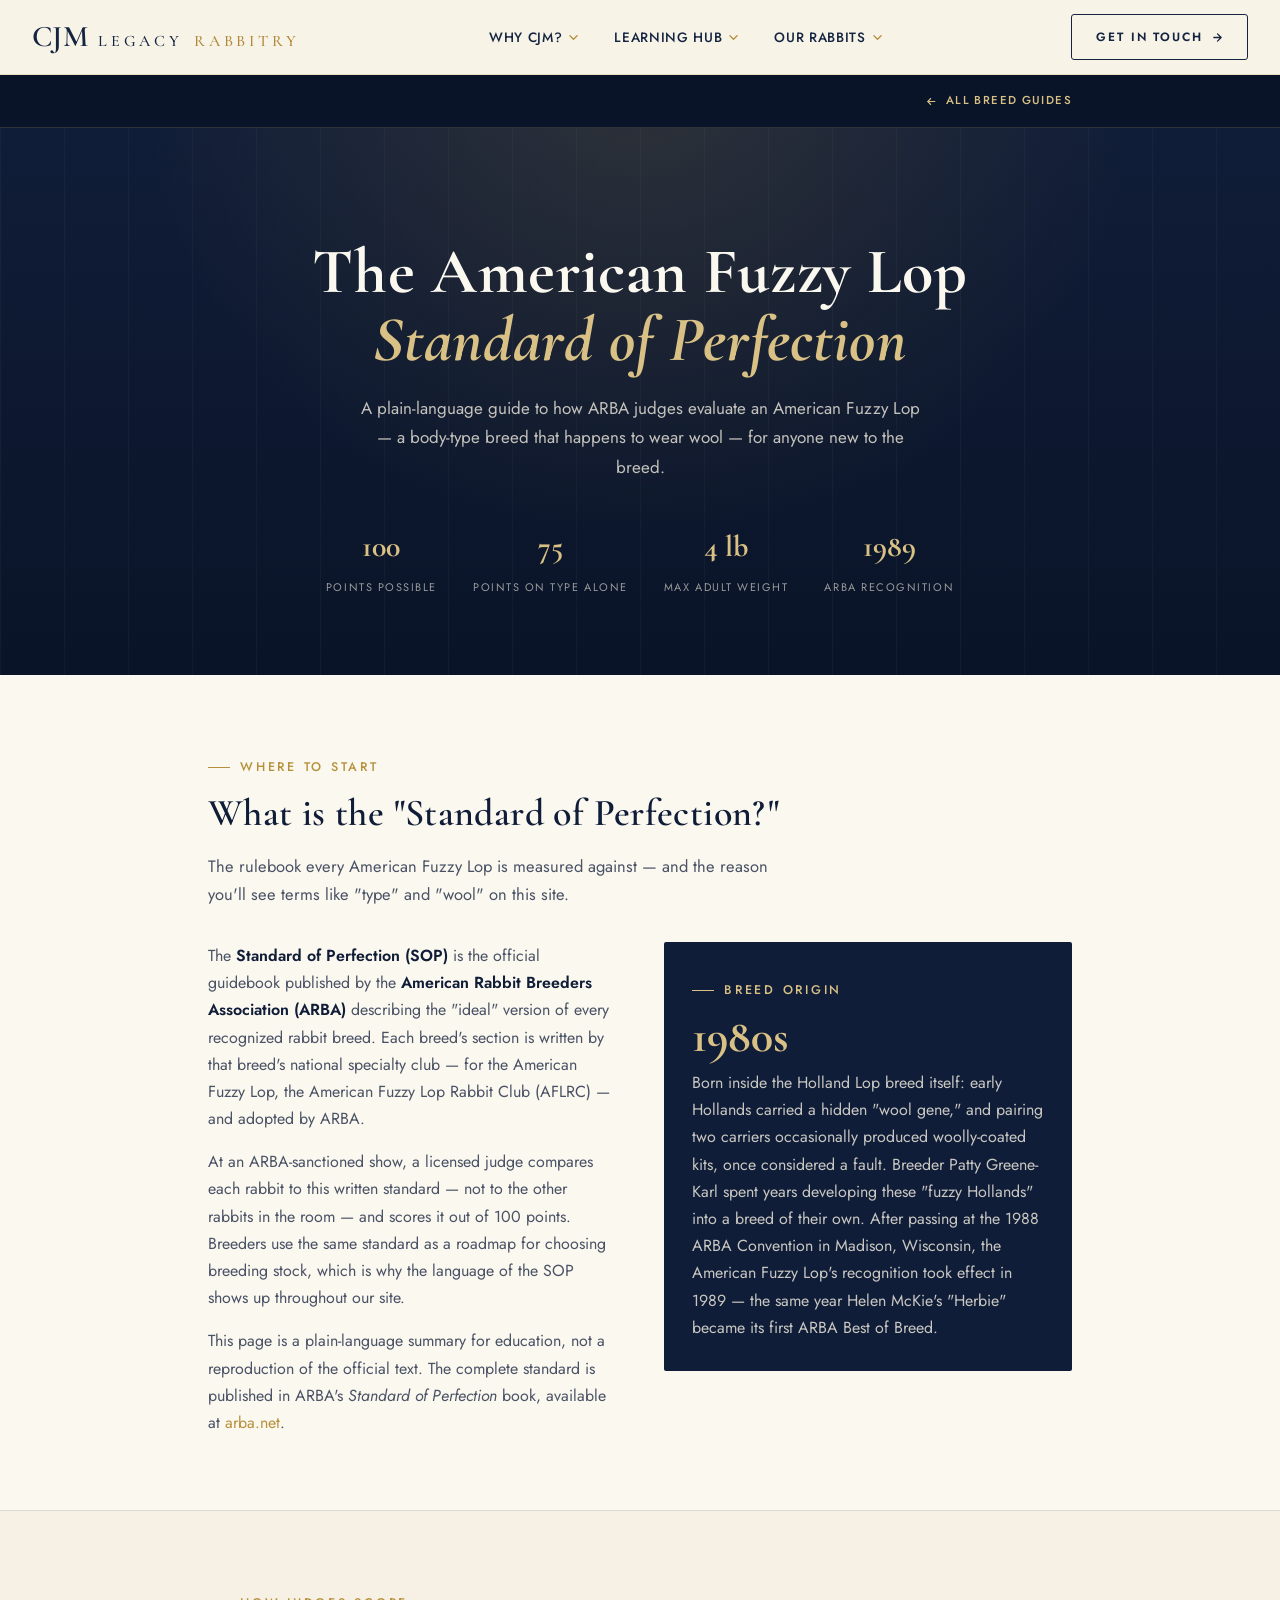
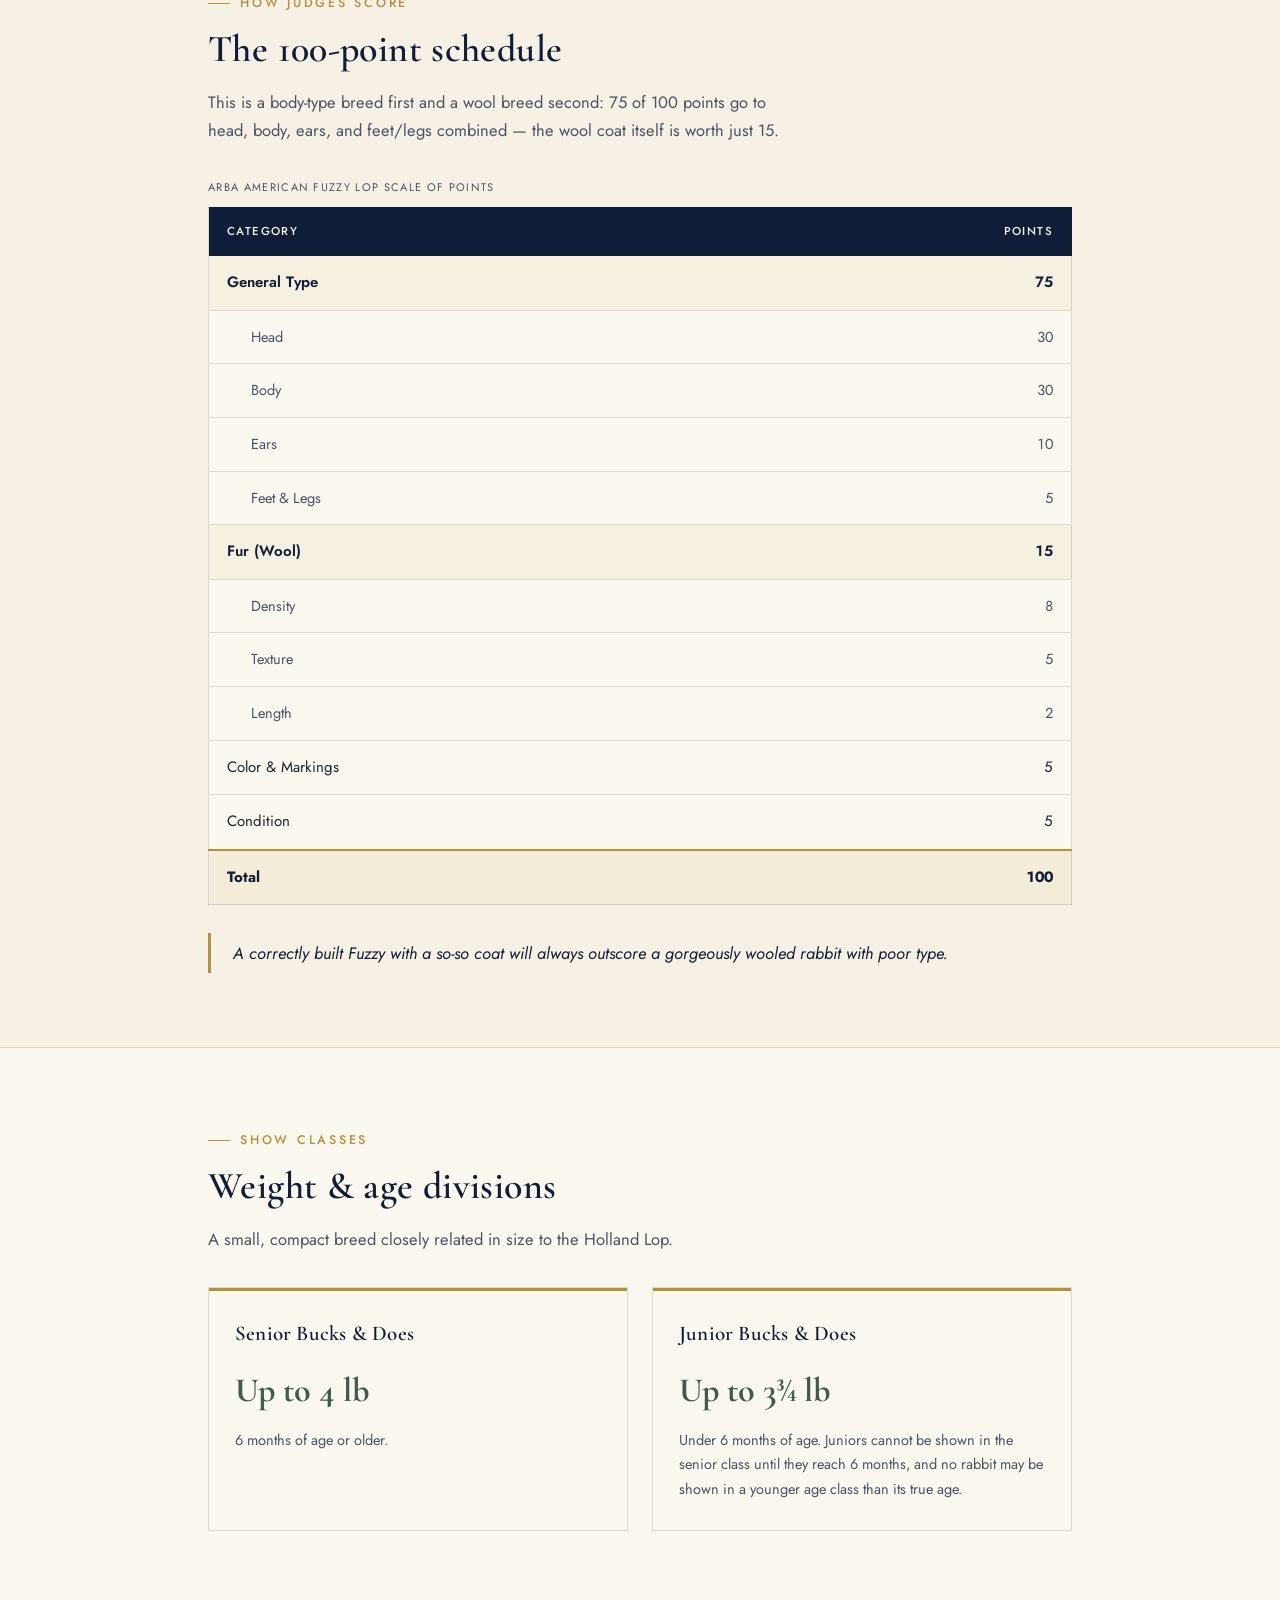
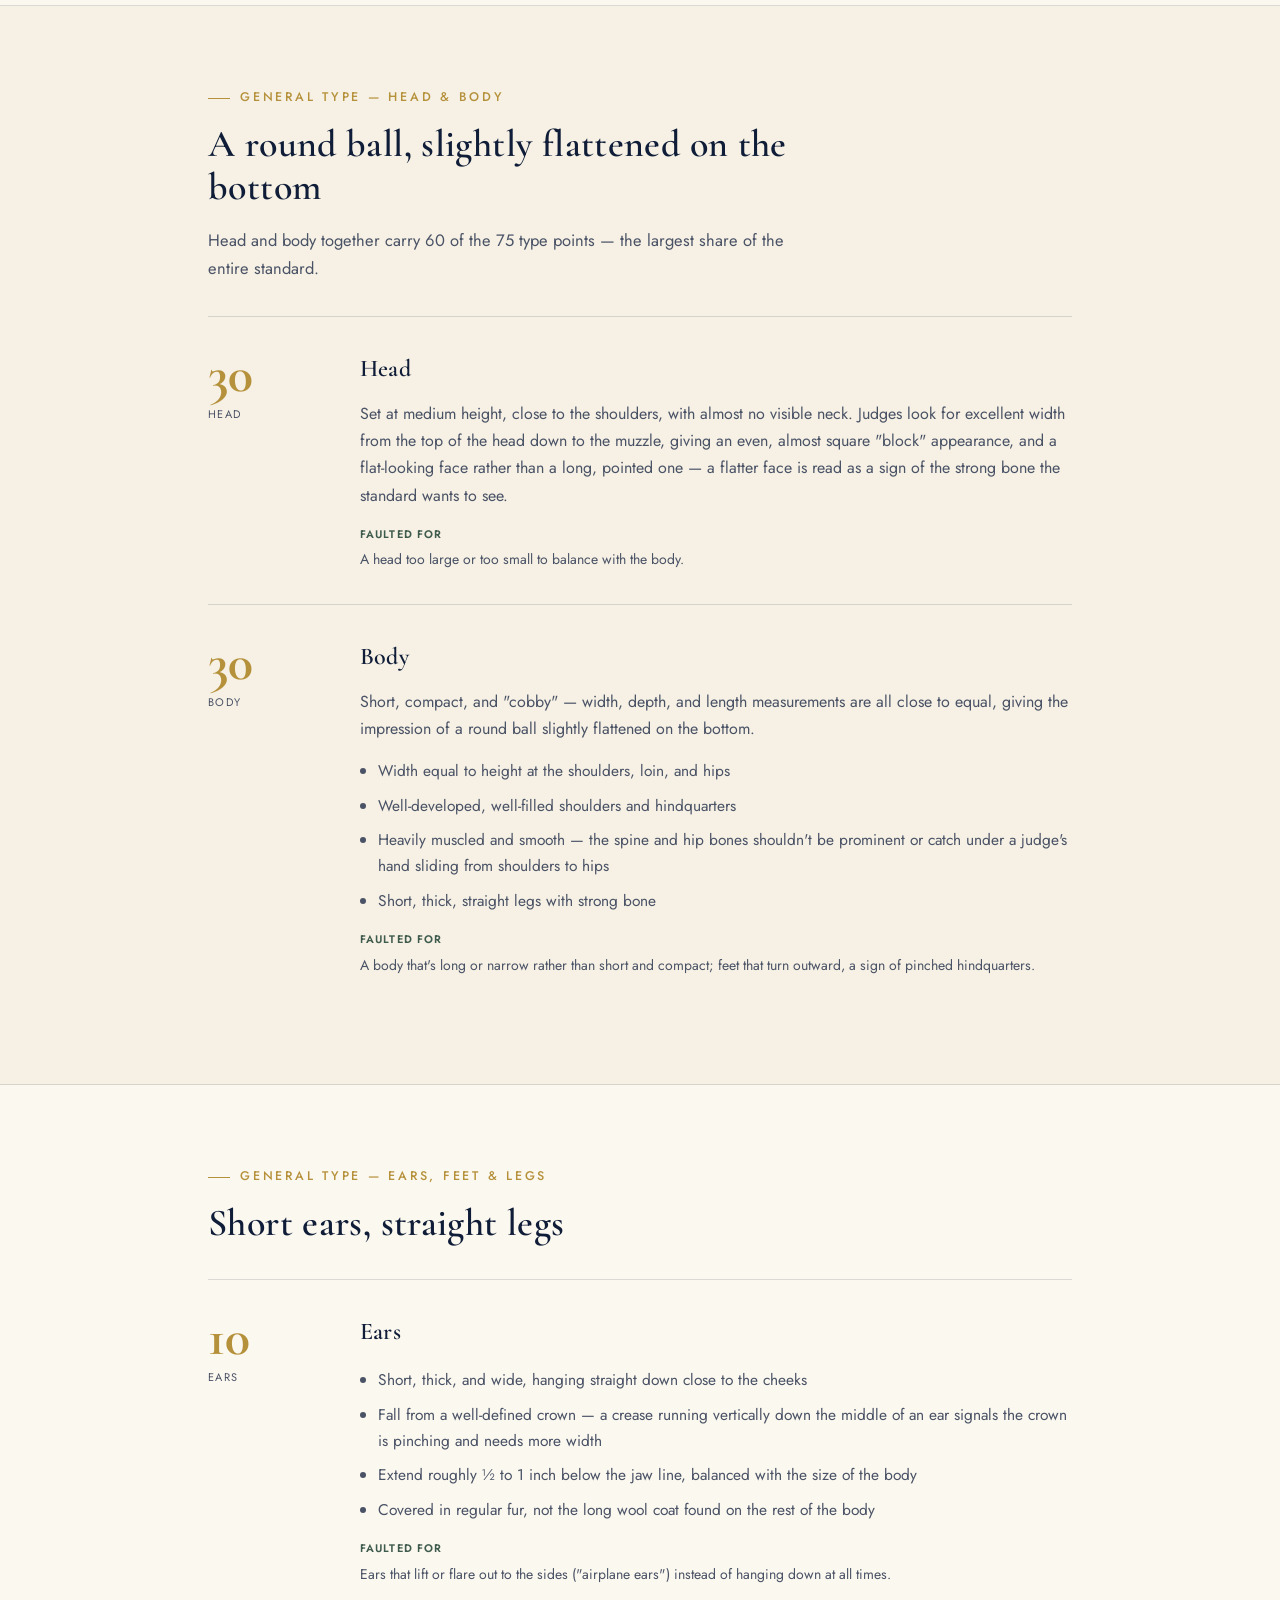
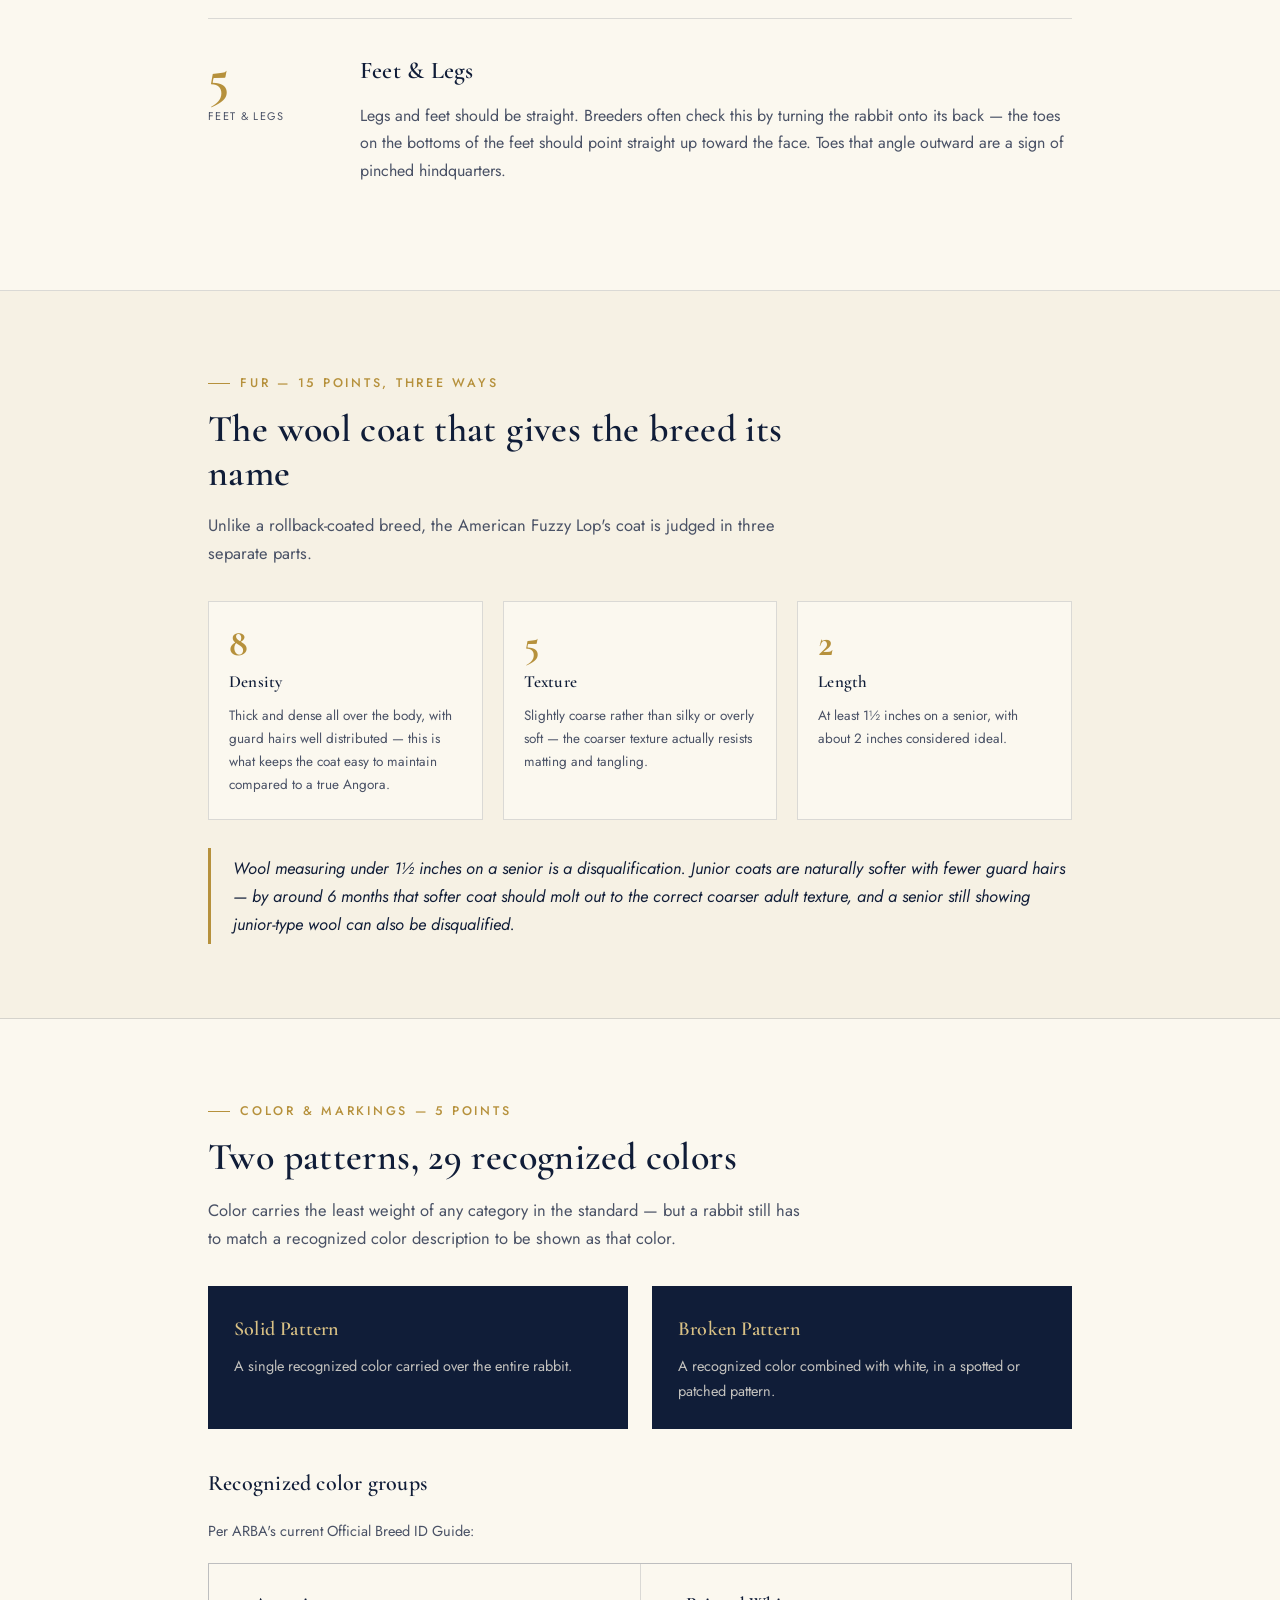
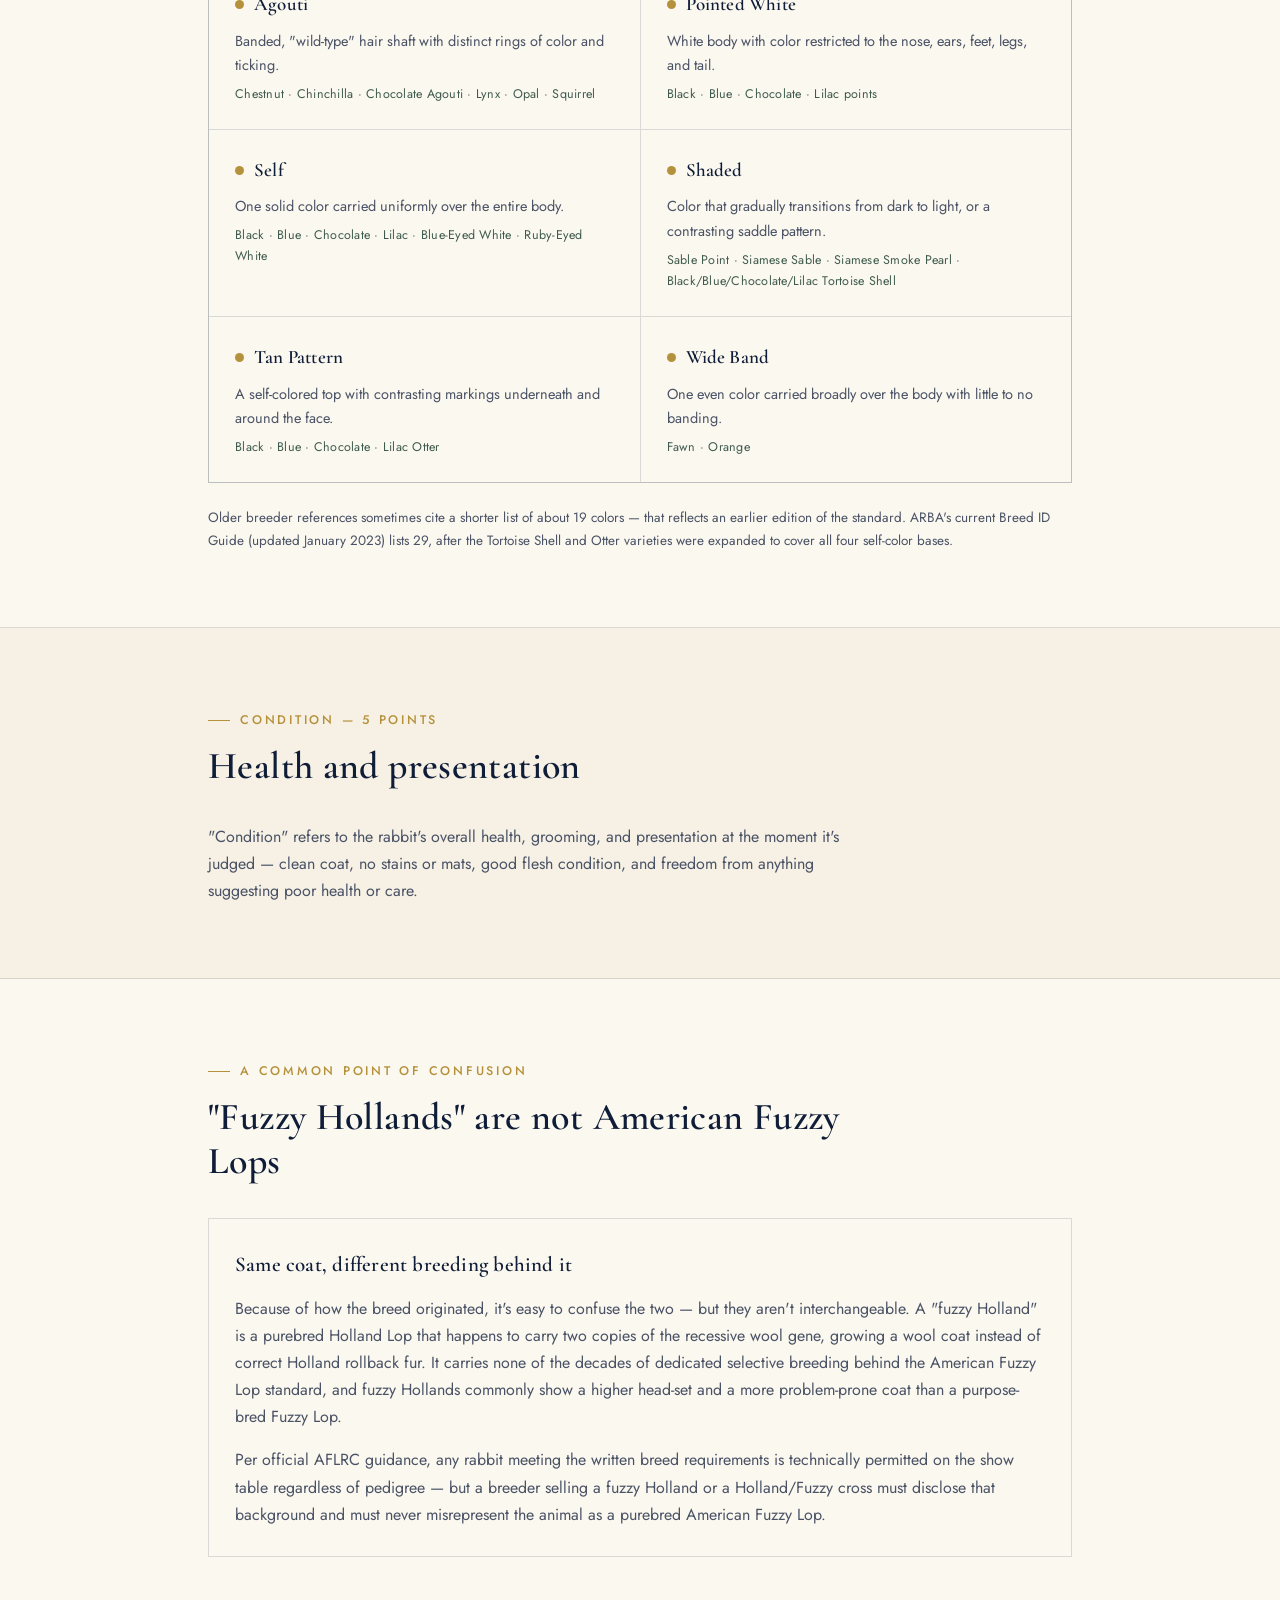
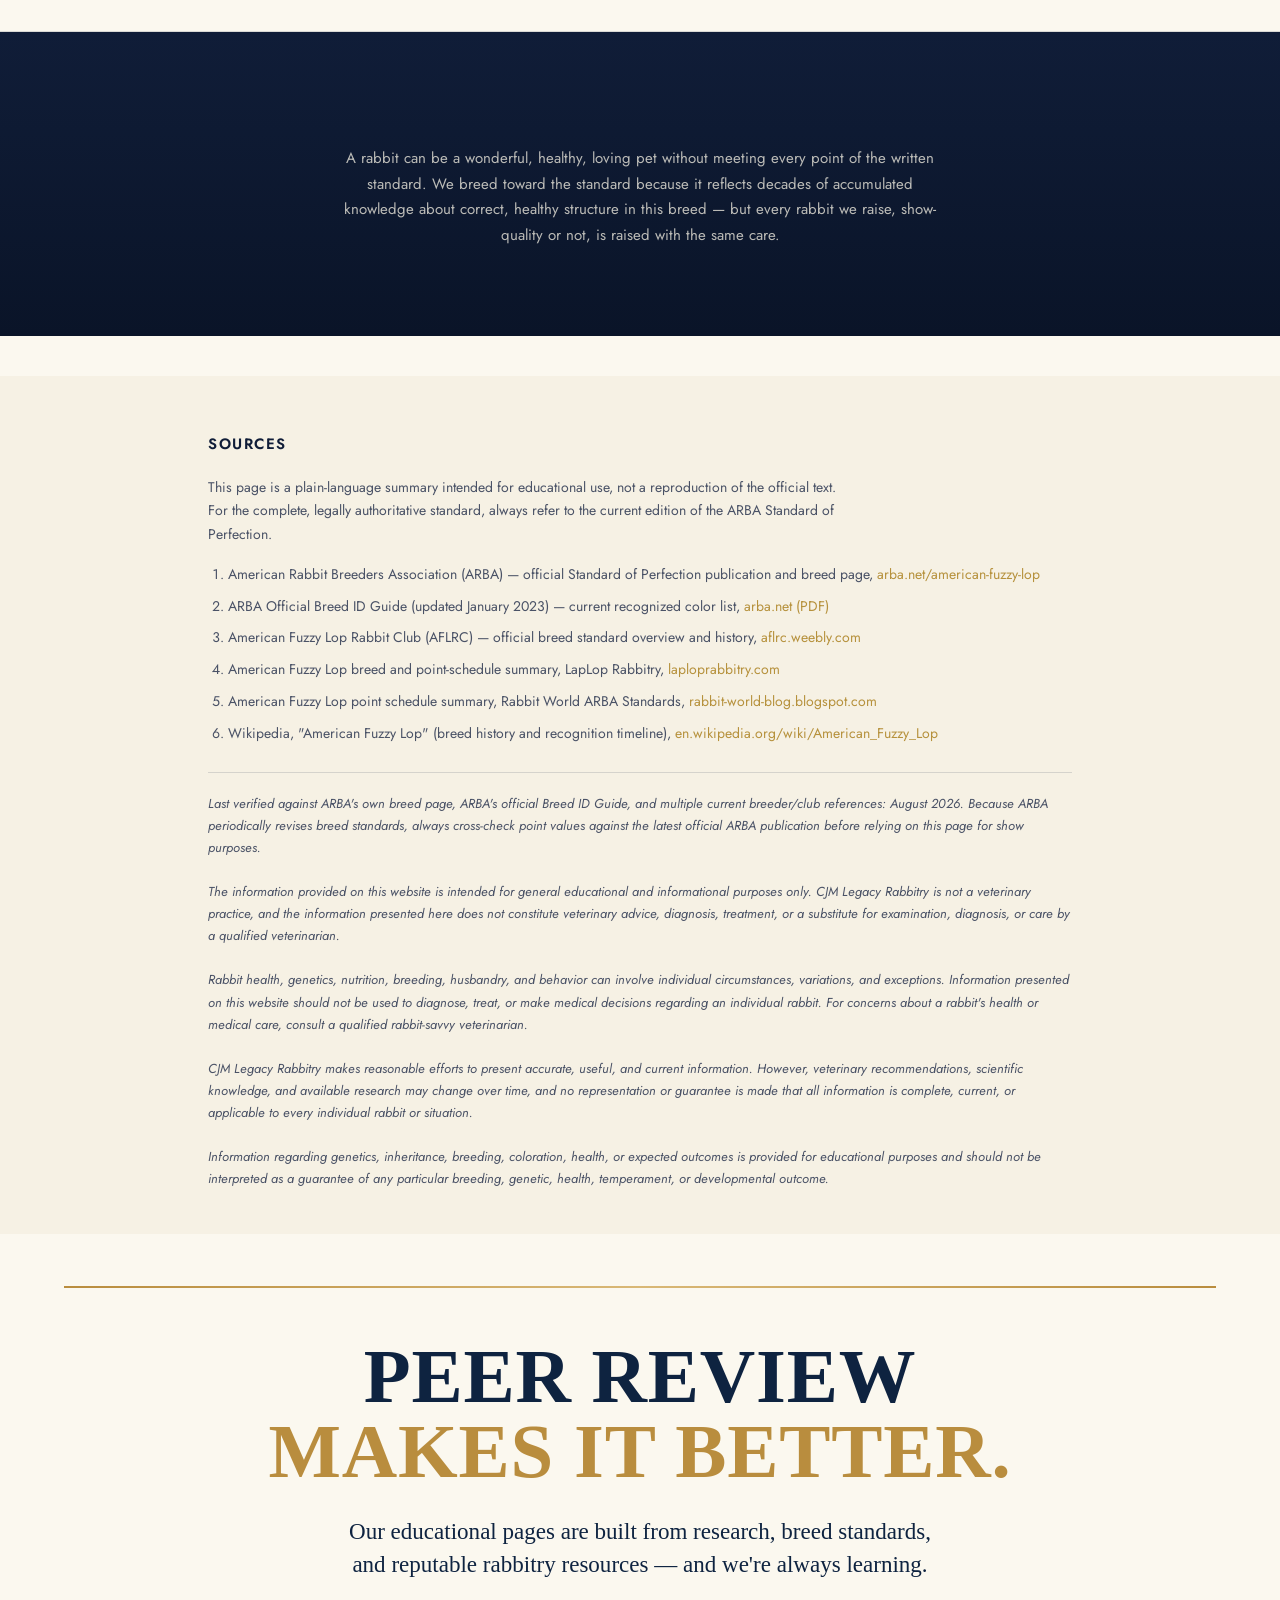
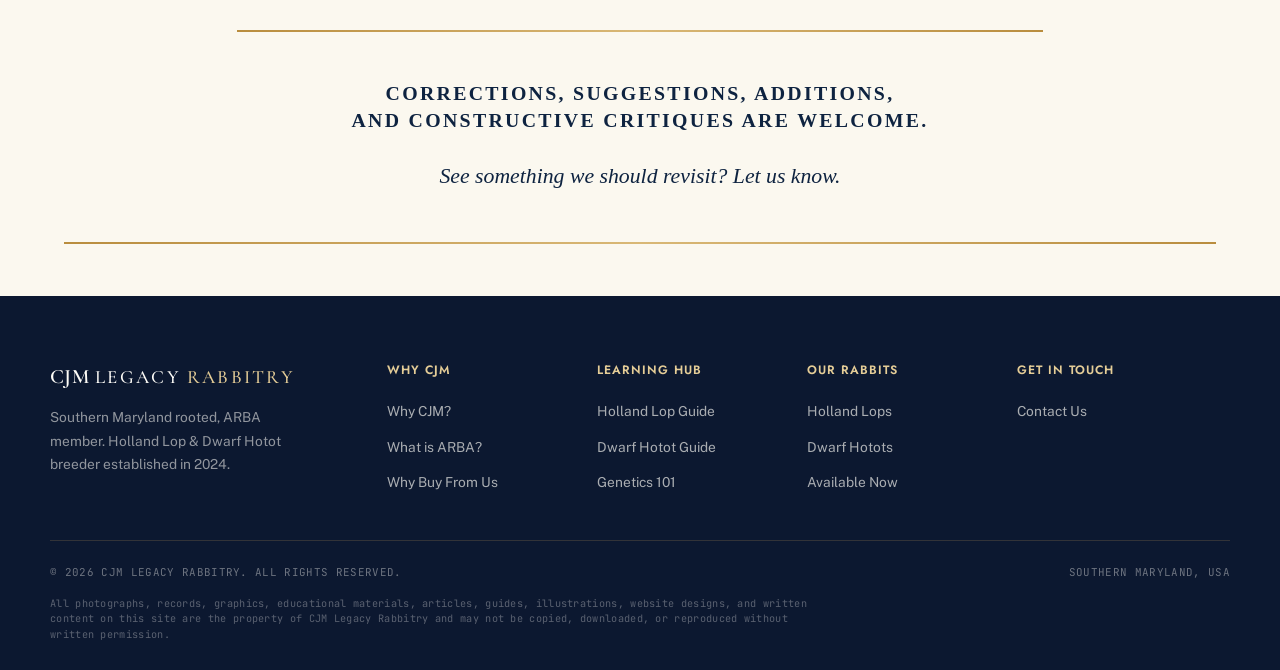
<file: afl-sop.html>
<!DOCTYPE html>
<html lang="en">
<head>
<meta charset="UTF-8">
<meta name="viewport" content="width=device-width, initial-scale=1.0">
<title>The American Fuzzy Lop Standard of Perfection — A Beginner&#x27;s Guide | CJM Legacy Rabbitry</title>
<meta name="description" content="A plain-language guide to the ARBA American Fuzzy Lop Standard of Perfection — how judges score type, wool, and color — from CJM Legacy Rabbitry.">
<link rel="canonical" href="https://cjmrabbitry.com/afl-sop">
<meta property="og:type" content="website">
<meta property="og:site_name" content="CJM Legacy Rabbitry">
<meta property="og:title" content="The American Fuzzy Lop Standard of Perfection — A Beginner&#x27;s Guide | CJM Legacy Rabbitry">
<meta property="og:description" content="A plain-language guide to the ARBA American Fuzzy Lop Standard of Perfection — how judges score type, wool, and color — from CJM Legacy Rabbitry.">
<meta property="og:image" content="https://cjmrabbitry.com/images/share-preview.jpg">
<meta name="twitter:card" content="summary_large_image">
<meta property="og:url" content="https://cjmrabbitry.com/afl-sop">
<link rel="preconnect" href="https://fonts.googleapis.com">
<link rel="preconnect" href="https://fonts.gstatic.com" crossorigin>
<link href="https://fonts.googleapis.com/css2?family=Fraunces:ital,opsz,wght@0,9..144,300;0,9..144,400;0,9..144,500;0,9..144,600;0,9..144,700;1,9..144,400;1,9..144,500&family=Cormorant+Garamond:ital,wght@0,500;0,600;1,500;1,600&family=Public+Sans:ital,wght@0,300;0,400;0,500;0,600;0,700;1,400&family=Jost:wght@400;500;600;700&family=JetBrains+Mono:wght@400;500;600;700&display=swap" rel="stylesheet">
<link rel="stylesheet" href="css/site.css">

</head>
<body>

<div id="site-header"></div>

<!-- ============ PAGE CONTENT (from Webflow embed) ============ -->
<link rel="preconnect" href="https://fonts.googleapis.com">
<link rel="preconnect" href="https://fonts.gstatic.com" crossorigin>
<link href="https://fonts.googleapis.com/css2?family=Cormorant+Garamond:ital,wght@0,500;0,600;0,700;1,500&family=Jost:wght@300;400;500;600&display=swap" rel="stylesheet">

<style>
  :root{
    --navy: #101d38;
    --navy-deep: #0a1428;
    --gold: #b6913c;
    --gold-light: #d9c185;
    --cream: #f6f1e4;
    --ivory: #fbf8ef;
    --marsh: #3f5b4d;
    --ink: #1c2333;
    --ink-soft: #4a5266;
    --line: rgba(16,29,56,0.14);
    --max: 920px;
  }

  *{box-sizing:border-box;}
  html{scroll-behavior:smooth;}
  body{
    margin:0;
    background:var(--ivory);
    color:var(--ink);
    font-family:'Jost', sans-serif;
    font-weight:400;
    line-height:1.7;
    -webkit-font-smoothing:antialiased;
  }

  h1,h2,h3,h4{
    font-family:'Cormorant Garamond', serif;
    color:var(--navy);
    font-weight:600;
    margin:0;
    letter-spacing:0.01em;
  }

  a{color:var(--gold); text-decoration:none;}
  a:hover, a:focus-visible{text-decoration:underline;}
  a:focus-visible, button:focus-visible{outline:2px solid var(--gold); outline-offset:3px;}

  .wrap{max-width:var(--max); margin:0 auto; padding:0 28px;}

  .eyebrow{
    display:inline-flex;
    align-items:center;
    gap:10px;
    font-family:'Jost', sans-serif;
    font-size:12.5px;
    letter-spacing:0.22em;
    text-transform:uppercase;
    color:var(--gold);
    font-weight:500;
  }
  .eyebrow::before{
    content:"";
    width:22px;
    height:1px;
    background:var(--gold);
    display:inline-block;
  }

  /* ---------- Header / Hero ---------- */
  header.hero{
    background:
      radial-gradient(ellipse at 50% -10%, rgba(182,145,60,0.18), transparent 55%),
      linear-gradient(180deg, var(--navy) 0%, var(--navy-deep) 100%);
    color:var(--cream);
    padding:88px 0 76px;
    text-align:center;
    position:relative;
    overflow:hidden;
  }
  header.hero::after{
    content:"";
    position:absolute;
    inset:0;
    background-image:
      repeating-linear-gradient(90deg, rgba(246,241,228,0.035) 0px, rgba(246,241,228,0.035) 1px, transparent 1px, transparent 64px);
    pointer-events:none;
  }
  .crest-mark{
    width:78px;
    height:78px;
    margin:0 auto 28px;
    border:1px solid var(--gold);
    border-radius:50%;
    display:flex;
    align-items:center;
    justify-content:center;
  }
  .crest-mark svg{width:38px; height:38px;}

  header.hero .eyebrow{color:var(--gold-light);}
  header.hero .eyebrow::before{background:var(--gold-light);}

  h1.hero-title{
    color:var(--ivory);
    font-size:clamp(38px, 6vw, 64px);
    line-height:1.06;
    margin:22px auto 20px;
    max-width:780px;
    font-weight:700;
  }
  h1.hero-title em{
    font-style:italic;
    color:var(--gold-light);
  }

  .hero-sub{
    max-width:560px;
    margin:0 auto;
    color:rgba(246,241,228,0.78);
    font-size:17px;
    line-height:1.75;
  }

  .hero-meta{
    margin-top:38px;
    display:flex;
    justify-content:center;
    gap:36px;
    flex-wrap:wrap;
  }
  .hero-meta div{text-align:center;}
  .hero-meta .num{
    display:block;
    font-family:'Cormorant Garamond', serif;
    font-size:30px;
    color:var(--gold-light);
    font-weight:700;
  }
  .hero-meta .label{
    font-size:11px;
    letter-spacing:0.14em;
    text-transform:uppercase;
    color:rgba(246,241,228,0.6);
  }

  /* ---------- Sections ---------- */
  main{padding:0 0 40px;}

  section{
    padding:74px 0;
    border-bottom:1px solid var(--line);
  }
  section:last-of-type{border-bottom:none;}

  .section-head{
    max-width:640px;
    margin:0 0 34px;
  }
  .section-head .eyebrow{margin-bottom:14px;}
  .section-head h2{
    font-size:clamp(28px, 4vw, 38px);
    line-height:1.15;
  }
  .section-head p.lede{
    margin-top:16px;
    color:var(--ink-soft);
    font-size:16.5px;
    max-width:600px;
  }

  section.tint{background:var(--cream);}

  p{margin:0 0 16px; color:var(--ink-soft); font-size:16px;}
  p:last-child{margin-bottom:0;}
  strong{color:var(--navy); font-weight:600;}

  /* ---------- Intro / origin two-col ---------- */
  .origin-grid{
    display:grid;
    grid-template-columns:1fr 1fr;
    gap:48px;
    align-items:start;
  }
  .origin-grid .stat-card{
    background:var(--navy);
    color:var(--cream);
    border-radius:2px;
    padding:30px 28px;
  }
  .stat-card .eyebrow{color:var(--gold-light); margin-bottom:12px;}
  .stat-card .eyebrow::before{background:var(--gold-light);}
  .stat-card p{color:rgba(246,241,228,0.8);}
  .stat-card .figure{
    font-family:'Cormorant Garamond', serif;
    font-size:46px;
    color:var(--gold-light);
    font-weight:700;
    line-height:1;
    margin-bottom:10px;
  }

  /* ---------- Point schedule ---------- */
  .score-table{
    width:100%;
    border-collapse:collapse;
    font-family:'Jost', sans-serif;
    background:var(--ivory);
    border:1px solid var(--line);
  }
  .score-table caption{
    text-align:left;
    font-size:11px;
    letter-spacing:0.12em;
    text-transform:uppercase;
    color:var(--ink-soft);
    padding-bottom:10px;
  }
  .score-table th, .score-table td{
    padding:14px 18px;
    text-align:left;
    border-bottom:1px solid var(--line);
    font-size:15px;
  }
  .score-table thead th{
    background:var(--navy);
    color:var(--cream);
    font-size:11.5px;
    letter-spacing:0.12em;
    text-transform:uppercase;
    font-weight:500;
  }
  .score-table td.pts, .score-table th.pts{
    text-align:right;
    font-variant-numeric:tabular-nums;
    width:90px;
  }
  .score-table tr.major td{
    font-weight:600;
    color:var(--navy);
    background:rgba(182,145,60,0.08);
  }
  .score-table tr.sub td{
    color:var(--ink-soft);
    font-size:14.5px;
    padding-left:34px;
  }
  .score-table tr.total td{
    font-weight:700;
    color:var(--navy);
    border-top:2px solid var(--gold);
    border-bottom:none;
    background:rgba(182,145,60,0.12);
  }

  .callout{
    margin-top:28px;
    border-left:3px solid var(--gold);
    padding:6px 0 6px 22px;
  }
  .callout p{color:var(--navy); font-style:italic; font-size:16.5px;}

  /* ---------- Weight cards ---------- */
  .weight-grid{
    display:grid;
    grid-template-columns:1fr 1fr;
    gap:24px;
  }
  .weight-card{
    border:1px solid var(--line);
    background:var(--ivory);
    padding:28px 26px;
    position:relative;
  }
  .weight-card::before{
    content:"";
    position:absolute;
    top:0; left:0;
    width:100%;
    height:3px;
    background:var(--gold);
  }
  .weight-card h3{font-size:21px; margin-bottom:6px;}
  .weight-card .range{
    font-family:'Cormorant Garamond', serif;
    font-size:34px;
    color:var(--marsh);
    font-weight:700;
    margin:10px 0 8px;
  }
  .weight-card p{font-size:14.5px; margin-bottom:0;}

  /* ---------- Feature rows ---------- */
  .feature-row{
    display:grid;
    grid-template-columns:120px 1fr;
    gap:32px;
    padding:32px 0;
    border-top:1px solid var(--line);
  }
  .feature-row:first-of-type{border-top:none;}
  .feature-points{
    display:flex;
    flex-direction:column;
    align-items:flex-start;
  }
  .feature-points .n{
    font-family:'Cormorant Garamond', serif;
    font-size:52px;
    font-weight:700;
    color:var(--gold);
    line-height:1;
  }
  .feature-points .u{
    font-size:11px;
    letter-spacing:0.12em;
    text-transform:uppercase;
    color:var(--ink-soft);
    margin-top:4px;
  }
  .feature-body h3{font-size:24px; margin-bottom:10px;}
  .feature-body ul{
    margin:14px 0 0;
    padding:0 0 0 18px;
    color:var(--ink-soft);
  }
  .feature-body li{margin-bottom:8px; font-size:15.5px;}
  .fault-line{
    margin-top:16px;
    font-size:14px;
    color:var(--ink-soft);
  }
  .fault-line strong{
    color:var(--marsh);
    font-size:11px;
    letter-spacing:0.1em;
    text-transform:uppercase;
    display:block;
    margin-bottom:5px;
  }

  /* ---------- Wool sub-score bars ---------- */
  .wool-grid{
    display:grid;
    grid-template-columns:repeat(3, 1fr);
    gap:20px;
    margin-top:8px;
  }
  .wool-card{
    border:1px solid var(--line);
    background:var(--ivory);
    padding:22px 20px;
  }
  .wool-card .pts{
    font-family:'Cormorant Garamond', serif;
    font-size:38px;
    color:var(--gold);
    font-weight:700;
    line-height:1;
    margin-bottom:6px;
  }
  .wool-card h4{font-size:17px; margin-bottom:8px;}
  .wool-card p{font-size:13.5px; margin-bottom:0;}

  /* ---------- Color groups ---------- */
  .color-grid{
    display:grid;
    grid-template-columns:repeat(2, 1fr);
    gap:1px;
    background:var(--line);
    border:1px solid var(--line);
  }
  .color-cell{
    background:var(--ivory);
    padding:24px 26px;
  }
  .color-cell h4{
    font-size:19px;
    color:var(--navy);
    margin-bottom:8px;
    display:flex;
    align-items:center;
    gap:10px;
  }
  .color-cell h4 .dot{
    width:9px; height:9px;
    border-radius:50%;
    background:var(--gold);
    display:inline-block;
    flex:none;
  }
  .color-cell p{font-size:14.5px; margin-bottom:6px;}
  .color-cell .examples{
    font-size:12.5px;
    color:var(--marsh);
    letter-spacing:0.02em;
  }

  .pattern-note{
    display:grid;
    grid-template-columns:1fr 1fr;
    gap:24px;
    margin-bottom:36px;
  }
  .pattern-note .card{
    background:var(--navy);
    color:var(--cream);
    padding:26px 26px;
  }
  .pattern-note .card h4{color:var(--gold-light); font-size:20px; margin-bottom:8px;}
  .pattern-note .card p{color:rgba(246,241,228,0.78); font-size:14.5px; margin-bottom:0;}

  /* ---------- Fuzzy vs Holland callout ---------- */
  .compare-box{
    border:1px solid var(--line);
    background:var(--ivory);
    padding:28px 26px;
  }
  .compare-box h3{font-size:21px; margin-bottom:12px;}

  /* ---------- Philosophy / brand statement ---------- */
  .statement{
    text-align:center;
    padding:88px 0;
    background:linear-gradient(180deg, var(--navy) 0%, var(--navy-deep) 100%);
    color:var(--ivory);
  }
  .statement .wrap{max-width:700px;}
  .statement blockquote{
    font-family:'Cormorant Garamond', serif;
    font-style:italic;
    font-size:clamp(24px, 3.4vw, 32px);
    line-height:1.5;
    color:var(--ivory);
    margin:0 0 24px;
  }
  .statement cite{
    font-style:normal;
    font-size:12px;
    letter-spacing:0.16em;
    text-transform:uppercase;
    color:var(--gold-light);
  }

  /* ---------- Sources / footer ---------- */
  footer{
    background:var(--cream);
    padding:56px 0 44px;
  }
  footer h3{font-size:15px; letter-spacing:0.1em; text-transform:uppercase; color:var(--navy); margin-bottom:18px; font-family:'Jost', sans-serif; font-weight:600;}
  footer ol{
    margin:0;
    padding:0 0 0 20px;
    color:var(--ink-soft);
    font-size:14px;
  }
  footer li{margin-bottom:8px;}
  footer .note{
    margin-top:26px;
    font-size:13px;
    color:var(--ink-soft);
    font-style:italic;
    border-top:1px solid var(--line);
    padding-top:20px;
  }

  /* ---------- Responsive ---------- */
  @media (max-width:760px){
    .origin-grid, .weight-grid, .color-grid, .pattern-note, .wool-grid{grid-template-columns:1fr;}
    .feature-row{grid-template-columns:1fr; gap:10px;}
    .feature-points{flex-direction:row; align-items:baseline; gap:8px;}
    header.hero{padding:64px 0 52px;}
    section{padding:52px 0;}
  }

  @media (prefers-reduced-motion: reduce){
    html{scroll-behavior:auto;}
  }

  /* ---------- Top nav (back to hub) ---------- */
  nav.subnav{
    background:var(--navy-deep);
    border-bottom:1px solid rgba(217,193,133,0.18);
  }
  nav.subnav .wrap{
    display:flex;
    align-items:center;
    justify-content:space-between;
    padding:16px 28px;
  }
  nav.subnav .brand{
    font-family:'Cormorant Garamond', serif;
    font-size:16px;
    font-weight:600;
    color:var(--cream);
    letter-spacing:0.02em;
  }
  nav.subnav .brand:hover{text-decoration:none; color:var(--gold-light);}
  nav.subnav .back-link{
    display:inline-flex;
    align-items:center;
    gap:8px;
    font-size:11.5px;
    letter-spacing:0.12em;
    text-transform:uppercase;
    color:var(--gold-light);
    font-weight:500;
  }
  nav.subnav .back-link svg{width:13px; height:13px;}
  nav.subnav .back-link:hover{text-decoration:none; opacity:0.8;}

  @media (max-width:640px){
    nav.subnav .brand{font-size:14px;}
    nav.subnav .back-link span{display:none;}
  }
</style>
<nav class="subnav">
  <div class="wrap">
    <a href="index.html" class="brand"></a>
    <a href="sop-guide" class="back-link">
      <svg viewBox="0 0 24 24" fill="none" stroke="currentColor" stroke-width="2"><path d="M19 12H5M11 18l-6-6 6-6"/></svg>
      <span>All Breed Guides</span>
    </a>
  </div>
</nav>

<header class="hero">
  <div class="wrap">
    <h1 class="hero-title">The American Fuzzy Lop <em>Standard of Perfection</em></h1>
    <p class="hero-sub">A plain-language guide to how ARBA judges evaluate an American Fuzzy Lop — a body-type breed that happens to wear wool — for anyone new to the breed.</p>
    <div class="hero-meta">
      <div><span class="num">100</span><span class="label">Points Possible</span></div>
      <div><span class="num">75</span><span class="label">Points On Type Alone</span></div>
      <div><span class="num">4 lb</span><span class="label">Max Adult Weight</span></div>
      <div><span class="num">1989</span><span class="label">ARBA Recognition</span></div>
    </div>
  </div>
</header>

<main>

  <!-- WHAT IS THE SOP + ORIGIN -->
  <section>
    <div class="wrap">
      <div class="section-head">
        <span class="eyebrow">Where To Start</span>
        <h2>What is the "Standard of Perfection?"</h2>
        <p class="lede">The rulebook every American Fuzzy Lop is measured against — and the reason you'll see terms like "type" and "wool" on this site.</p>
      </div>

      <div class="origin-grid">
        <div>
          <p>The <strong>Standard of Perfection (SOP)</strong> is the official guidebook published by the <strong>American Rabbit Breeders Association (ARBA)</strong> describing the "ideal" version of every recognized rabbit breed. Each breed's section is written by that breed's national specialty club — for the American Fuzzy Lop, the American Fuzzy Lop Rabbit Club (AFLRC) — and adopted by ARBA.</p>
          <p>At an ARBA-sanctioned show, a licensed judge compares each rabbit to this written standard — not to the other rabbits in the room — and scores it out of 100 points. Breeders use the same standard as a roadmap for choosing breeding stock, which is why the language of the SOP shows up throughout our site.</p>
          <p>This page is a plain-language summary for education, not a reproduction of the official text. The complete standard is published in ARBA's <em>Standard of Perfection</em> book, available at <a href="https://arba.net" target="_blank" rel="noopener">arba.net</a>.</p>
        </div>
        <div class="stat-card">
          <span class="eyebrow">Breed Origin</span>
          <div class="figure">1980s</div>
          <p>Born inside the Holland Lop breed itself: early Hollands carried a hidden "wool gene," and pairing two carriers occasionally produced woolly-coated kits, once considered a fault. Breeder Patty Greene-Karl spent years developing these "fuzzy Hollands" into a breed of their own. After passing at the 1988 ARBA Convention in Madison, Wisconsin, the American Fuzzy Lop's recognition took effect in 1989 — the same year Helen McKie's "Herbie" became its first ARBA Best of Breed.</p>
        </div>
      </div>
    </div>
  </section>

  <!-- POINT SCHEDULE -->
  <section class="tint">
    <div class="wrap">
      <div class="section-head">
        <span class="eyebrow">How Judges Score</span>
        <h2>The 100-point schedule</h2>
        <p class="lede">This is a body-type breed first and a wool breed second: 75 of 100 points go to head, body, ears, and feet/legs combined — the wool coat itself is worth just 15.</p>
      </div>

      <table class="score-table">
        <caption>ARBA American Fuzzy Lop scale of points</caption>
        <thead>
          <tr><th>Category</th><th class="pts">Points</th></tr>
        </thead>
        <tbody>
          <tr class="major"><td>General Type</td><td class="pts">75</td></tr>
          <tr class="sub"><td>&nbsp;&nbsp;Head</td><td class="pts">30</td></tr>
          <tr class="sub"><td>&nbsp;&nbsp;Body</td><td class="pts">30</td></tr>
          <tr class="sub"><td>&nbsp;&nbsp;Ears</td><td class="pts">10</td></tr>
          <tr class="sub"><td>&nbsp;&nbsp;Feet &amp; Legs</td><td class="pts">5</td></tr>
          <tr class="major"><td>Fur (Wool)</td><td class="pts">15</td></tr>
          <tr class="sub"><td>&nbsp;&nbsp;Density</td><td class="pts">8</td></tr>
          <tr class="sub"><td>&nbsp;&nbsp;Texture</td><td class="pts">5</td></tr>
          <tr class="sub"><td>&nbsp;&nbsp;Length</td><td class="pts">2</td></tr>
          <tr><td>Color &amp; Markings</td><td class="pts">5</td></tr>
          <tr><td>Condition</td><td class="pts">5</td></tr>
          <tr class="total"><td>Total</td><td class="pts">100</td></tr>
        </tbody>
      </table>

      <div class="callout">
        <p>A correctly built Fuzzy with a so-so coat will always outscore a gorgeously wooled rabbit with poor type.</p>
      </div>
    </div>
  </section>

  <!-- WEIGHT & CLASSES -->
  <section>
    <div class="wrap">
      <div class="section-head">
        <span class="eyebrow">Show Classes</span>
        <h2>Weight &amp; age divisions</h2>
        <p class="lede">A small, compact breed closely related in size to the Holland Lop.</p>
      </div>

      <div class="weight-grid">
        <div class="weight-card">
          <h3>Senior Bucks &amp; Does</h3>
          <div class="range">Up to 4 lb</div>
          <p>6 months of age or older.</p>
        </div>
        <div class="weight-card">
          <h3>Junior Bucks &amp; Does</h3>
          <div class="range">Up to 3¾ lb</div>
          <p>Under 6 months of age. Juniors cannot be shown in the senior class until they reach 6 months, and no rabbit may be shown in a younger age class than its true age.</p>
        </div>
      </div>
    </div>
  </section>

  <!-- HEAD & BODY -->
  <section class="tint">
    <div class="wrap">
      <div class="section-head">
        <span class="eyebrow">General Type — Head &amp; Body</span>
        <h2>A round ball, slightly flattened on the bottom</h2>
        <p class="lede">Head and body together carry 60 of the 75 type points — the largest share of the entire standard.</p>
      </div>

      <div class="feature-row">
        <div class="feature-points"><span class="n">30</span><span class="u">Head</span></div>
        <div class="feature-body">
          <h3>Head</h3>
          <p>Set at medium height, close to the shoulders, with almost no visible neck. Judges look for excellent width from the top of the head down to the muzzle, giving an even, almost square "block" appearance, and a flat-looking face rather than a long, pointed one — a flatter face is read as a sign of the strong bone the standard wants to see.</p>
          <div class="fault-line"><strong>Faulted for</strong>A head too large or too small to balance with the body.</div>
        </div>
      </div>

      <div class="feature-row">
        <div class="feature-points"><span class="n">30</span><span class="u">Body</span></div>
        <div class="feature-body">
          <h3>Body</h3>
          <p>Short, compact, and "cobby" — width, depth, and length measurements are all close to equal, giving the impression of a round ball slightly flattened on the bottom.</p>
          <ul>
            <li>Width equal to height at the shoulders, loin, and hips</li>
            <li>Well-developed, well-filled shoulders and hindquarters</li>
            <li>Heavily muscled and smooth — the spine and hip bones shouldn't be prominent or catch under a judge's hand sliding from shoulders to hips</li>
            <li>Short, thick, straight legs with strong bone</li>
          </ul>
          <div class="fault-line"><strong>Faulted for</strong>A body that's long or narrow rather than short and compact; feet that turn outward, a sign of pinched hindquarters.</div>
        </div>
      </div>
    </div>
  </section>

  <!-- EARS & FEET/LEGS -->
  <section>
    <div class="wrap">
      <div class="section-head">
        <span class="eyebrow">General Type — Ears, Feet &amp; Legs</span>
        <h2>Short ears, straight legs</h2>
      </div>

      <div class="feature-row">
        <div class="feature-points"><span class="n">10</span><span class="u">Ears</span></div>
        <div class="feature-body">
          <h3>Ears</h3>
          <ul>
            <li>Short, thick, and wide, hanging straight down close to the cheeks</li>
            <li>Fall from a well-defined crown — a crease running vertically down the middle of an ear signals the crown is pinching and needs more width</li>
            <li>Extend roughly ½ to 1 inch below the jaw line, balanced with the size of the body</li>
            <li>Covered in regular fur, not the long wool coat found on the rest of the body</li>
          </ul>
          <div class="fault-line"><strong>Faulted for</strong>Ears that lift or flare out to the sides ("airplane ears") instead of hanging down at all times.</div>
        </div>
      </div>

      <div class="feature-row">
        <div class="feature-points"><span class="n">5</span><span class="u">Feet &amp; Legs</span></div>
        <div class="feature-body">
          <h3>Feet &amp; Legs</h3>
          <p>Legs and feet should be straight. Breeders often check this by turning the rabbit onto its back — the toes on the bottoms of the feet should point straight up toward the face. Toes that angle outward are a sign of pinched hindquarters.</p>
        </div>
      </div>
    </div>
  </section>

  <!-- WOOL -->
  <section class="tint">
    <div class="wrap">
      <div class="section-head">
        <span class="eyebrow">Fur — 15 Points, Three Ways</span>
        <h2>The wool coat that gives the breed its name</h2>
        <p class="lede">Unlike a rollback-coated breed, the American Fuzzy Lop's coat is judged in three separate parts.</p>
      </div>

      <div class="wool-grid">
        <div class="wool-card">
          <div class="pts">8</div>
          <h4>Density</h4>
          <p>Thick and dense all over the body, with guard hairs well distributed — this is what keeps the coat easy to maintain compared to a true Angora.</p>
        </div>
        <div class="wool-card">
          <div class="pts">5</div>
          <h4>Texture</h4>
          <p>Slightly coarse rather than silky or overly soft — the coarser texture actually resists matting and tangling.</p>
        </div>
        <div class="wool-card">
          <div class="pts">2</div>
          <h4>Length</h4>
          <p>At least 1½ inches on a senior, with about 2 inches considered ideal.</p>
        </div>
      </div>

      <div class="callout">
        <p>Wool measuring under 1½ inches on a senior is a disqualification. Junior coats are naturally softer with fewer guard hairs — by around 6 months that softer coat should molt out to the correct coarser adult texture, and a senior still showing junior-type wool can also be disqualified.</p>
      </div>
    </div>
  </section>

  <!-- COLOR & MARKINGS -->
  <section>
    <div class="wrap">
      <div class="section-head">
        <span class="eyebrow">Color &amp; Markings — 5 Points</span>
        <h2>Two patterns, 29 recognized colors</h2>
        <p class="lede">Color carries the least weight of any category in the standard — but a rabbit still has to match a recognized color description to be shown as that color.</p>
      </div>

      <div class="pattern-note">
        <div class="card">
          <h4>Solid Pattern</h4>
          <p>A single recognized color carried over the entire rabbit.</p>
        </div>
        <div class="card">
          <h4>Broken Pattern</h4>
          <p>A recognized color combined with white, in a spotted or patched pattern.</p>
        </div>
      </div>

      <div class="section-head" style="margin-bottom:20px;">
        <h3 style="font-size:22px; color:var(--navy);">Recognized color groups</h3>
        <p class="lede" style="font-size:14.5px;">Per ARBA's current Official Breed ID Guide:</p>
      </div>

      <div class="color-grid">
        <div class="color-cell">
          <h4><span class="dot"></span>Agouti</h4>
          <p>Banded, "wild-type" hair shaft with distinct rings of color and ticking.</p>
          <div class="examples">Chestnut · Chinchilla · Chocolate Agouti · Lynx · Opal · Squirrel</div>
        </div>
        <div class="color-cell">
          <h4><span class="dot"></span>Pointed White</h4>
          <p>White body with color restricted to the nose, ears, feet, legs, and tail.</p>
          <div class="examples">Black · Blue · Chocolate · Lilac points</div>
        </div>
        <div class="color-cell">
          <h4><span class="dot"></span>Self</h4>
          <p>One solid color carried uniformly over the entire body.</p>
          <div class="examples">Black · Blue · Chocolate · Lilac · Blue-Eyed White · Ruby-Eyed White</div>
        </div>
        <div class="color-cell">
          <h4><span class="dot"></span>Shaded</h4>
          <p>Color that gradually transitions from dark to light, or a contrasting saddle pattern.</p>
          <div class="examples">Sable Point · Siamese Sable · Siamese Smoke Pearl · Black/Blue/Chocolate/Lilac Tortoise Shell</div>
        </div>
        <div class="color-cell">
          <h4><span class="dot"></span>Tan Pattern</h4>
          <p>A self-colored top with contrasting markings underneath and around the face.</p>
          <div class="examples">Black · Blue · Chocolate · Lilac Otter</div>
        </div>
        <div class="color-cell">
          <h4><span class="dot"></span>Wide Band</h4>
          <p>One even color carried broadly over the body with little to no banding.</p>
          <div class="examples">Fawn · Orange</div>
        </div>
      </div>
      <p style="margin-top:24px; font-size:13.5px;">Older breeder references sometimes cite a shorter list of about 19 colors — that reflects an earlier edition of the standard. ARBA's current Breed ID Guide (updated January 2023) lists 29, after the Tortoise Shell and Otter varieties were expanded to cover all four self-color bases.</p>
    </div>
  </section>

  <!-- CONDITION -->
  <section class="tint">
    <div class="wrap">
      <div class="section-head">
        <span class="eyebrow">Condition — 5 Points</span>
        <h2>Health and presentation</h2>
      </div>
      <p style="max-width:640px;">"Condition" refers to the rabbit's overall health, grooming, and presentation at the moment it's judged — clean coat, no stains or mats, good flesh condition, and freedom from anything suggesting poor health or care.</p>
    </div>
  </section>

  <!-- FUZZY HOLLAND VS AFL -->
  <section>
    <div class="wrap">
      <div class="section-head">
        <span class="eyebrow">A Common Point Of Confusion</span>
        <h2>"Fuzzy Hollands" are not American Fuzzy Lops</h2>
      </div>
      <div class="compare-box">
        <h3>Same coat, different breeding behind it</h3>
        <p>Because of how the breed originated, it's easy to confuse the two — but they aren't interchangeable. A "fuzzy Holland" is a purebred Holland Lop that happens to carry two copies of the recessive wool gene, growing a wool coat instead of correct Holland rollback fur. It carries none of the decades of dedicated selective breeding behind the American Fuzzy Lop standard, and fuzzy Hollands commonly show a higher head-set and a more problem-prone coat than a purpose-bred Fuzzy Lop.</p>
        <p style="margin-bottom:0;">Per official AFLRC guidance, any rabbit meeting the written breed requirements is technically permitted on the show table regardless of pedigree — but a breeder selling a fuzzy Holland or a Holland/Fuzzy cross must disclose that background and must never misrepresent the animal as a purebred American Fuzzy Lop.</p>
      </div>
    </div>
  </section>

  <!-- PHILOSOPHY STATEMENT -->
  <section class="statement">
    <div class="wrap">
      <p style="max-width:600px; margin:26px auto 0; color:rgba(246,241,228,0.75); font-size:15px;">A rabbit can be a wonderful, healthy, loving pet without meeting every point of the written standard. We breed toward the standard because it reflects decades of accumulated knowledge about correct, healthy structure in this breed — but every rabbit we raise, show-quality or not, is raised with the same care.</p>
    </div>
  </section>

</main>

<footer>
  <div class="wrap">
    <h3>Sources</h3>
    <p style="font-size:14px; max-width:640px;">This page is a plain-language summary intended for educational use, not a reproduction of the official text. For the complete, legally authoritative standard, always refer to the current edition of the ARBA Standard of Perfection.</p>
    <ol>
      <li>American Rabbit Breeders Association (ARBA) — official Standard of Perfection publication and breed page, <a href="https://arba.net/american-fuzzy-lop/" target="_blank" rel="noopener">arba.net/american-fuzzy-lop</a></li>
      <li>ARBA Official Breed ID Guide (updated January 2023) — current recognized color list, <a href="https://arba.net/wp-content/uploads/2023/02/Breed-ID-Guide-Updated-January-2023.pdf" target="_blank" rel="noopener">arba.net (PDF)</a></li>
      <li>American Fuzzy Lop Rabbit Club (AFLRC) — official breed standard overview and history, <a href="https://aflrc.weebly.com/standard-of-perfection.html" target="_blank" rel="noopener">aflrc.weebly.com</a></li>
      <li>American Fuzzy Lop breed and point-schedule summary, LapLop Rabbitry, <a href="http://www.laploprabbitry.com/american-fuzzy-lop.html" target="_blank" rel="noopener">laploprabbitry.com</a></li>
      <li>American Fuzzy Lop point schedule summary, Rabbit World ARBA Standards, <a href="http://rabbit-world-blog.blogspot.com/p/arba-standards.html" target="_blank" rel="noopener">rabbit-world-blog.blogspot.com</a></li>
      <li>Wikipedia, "American Fuzzy Lop" (breed history and recognition timeline), <a href="https://en.wikipedia.org/wiki/American_Fuzzy_Lop" target="_blank" rel="noopener">en.wikipedia.org/wiki/American_Fuzzy_Lop</a></li>
    </ol>
    <p class="note">Last verified against ARBA's own breed page, ARBA's official Breed ID Guide, and multiple current breeder/club references: August 2026. Because ARBA periodically revises breed standards, always cross-check point values against the latest official ARBA publication before relying on this page for show purposes.<br><br>The information provided on this website is intended for general educational and informational purposes only. CJM Legacy Rabbitry is not a veterinary practice, and the information presented here does not constitute veterinary advice, diagnosis, treatment, or a substitute for examination, diagnosis, or care by a qualified veterinarian.
<br><br>
Rabbit health, genetics, nutrition, breeding, husbandry, and behavior can involve individual circumstances, variations, and exceptions. Information presented on this website should not be used to diagnose, treat, or make medical decisions regarding an individual rabbit. For concerns about a rabbit's health or medical care, consult a qualified rabbit-savvy veterinarian.
<br><br>
CJM Legacy Rabbitry makes reasonable efforts to present accurate, useful, and current information. However, veterinary recommendations, scientific knowledge, and available research may change over time, and no representation or guarantee is made that all information is complete, current, or applicable to every individual rabbit or situation.
<br><br>
Information regarding genetics, inheritance, breeding, coloration, health, or expected outcomes is provided for educational purposes and should not be interpreted as a guarantee of any particular breeding, genetic, health, temperament, or developmental outcome.</p>
  </div>
</footer>
<!-- ============ END PAGE CONTENT ============ -->
<div data-peer-review></div>

<div id="site-footer"></div>
<script src="js/layout.js"></script>
</body>
</html>
</file>
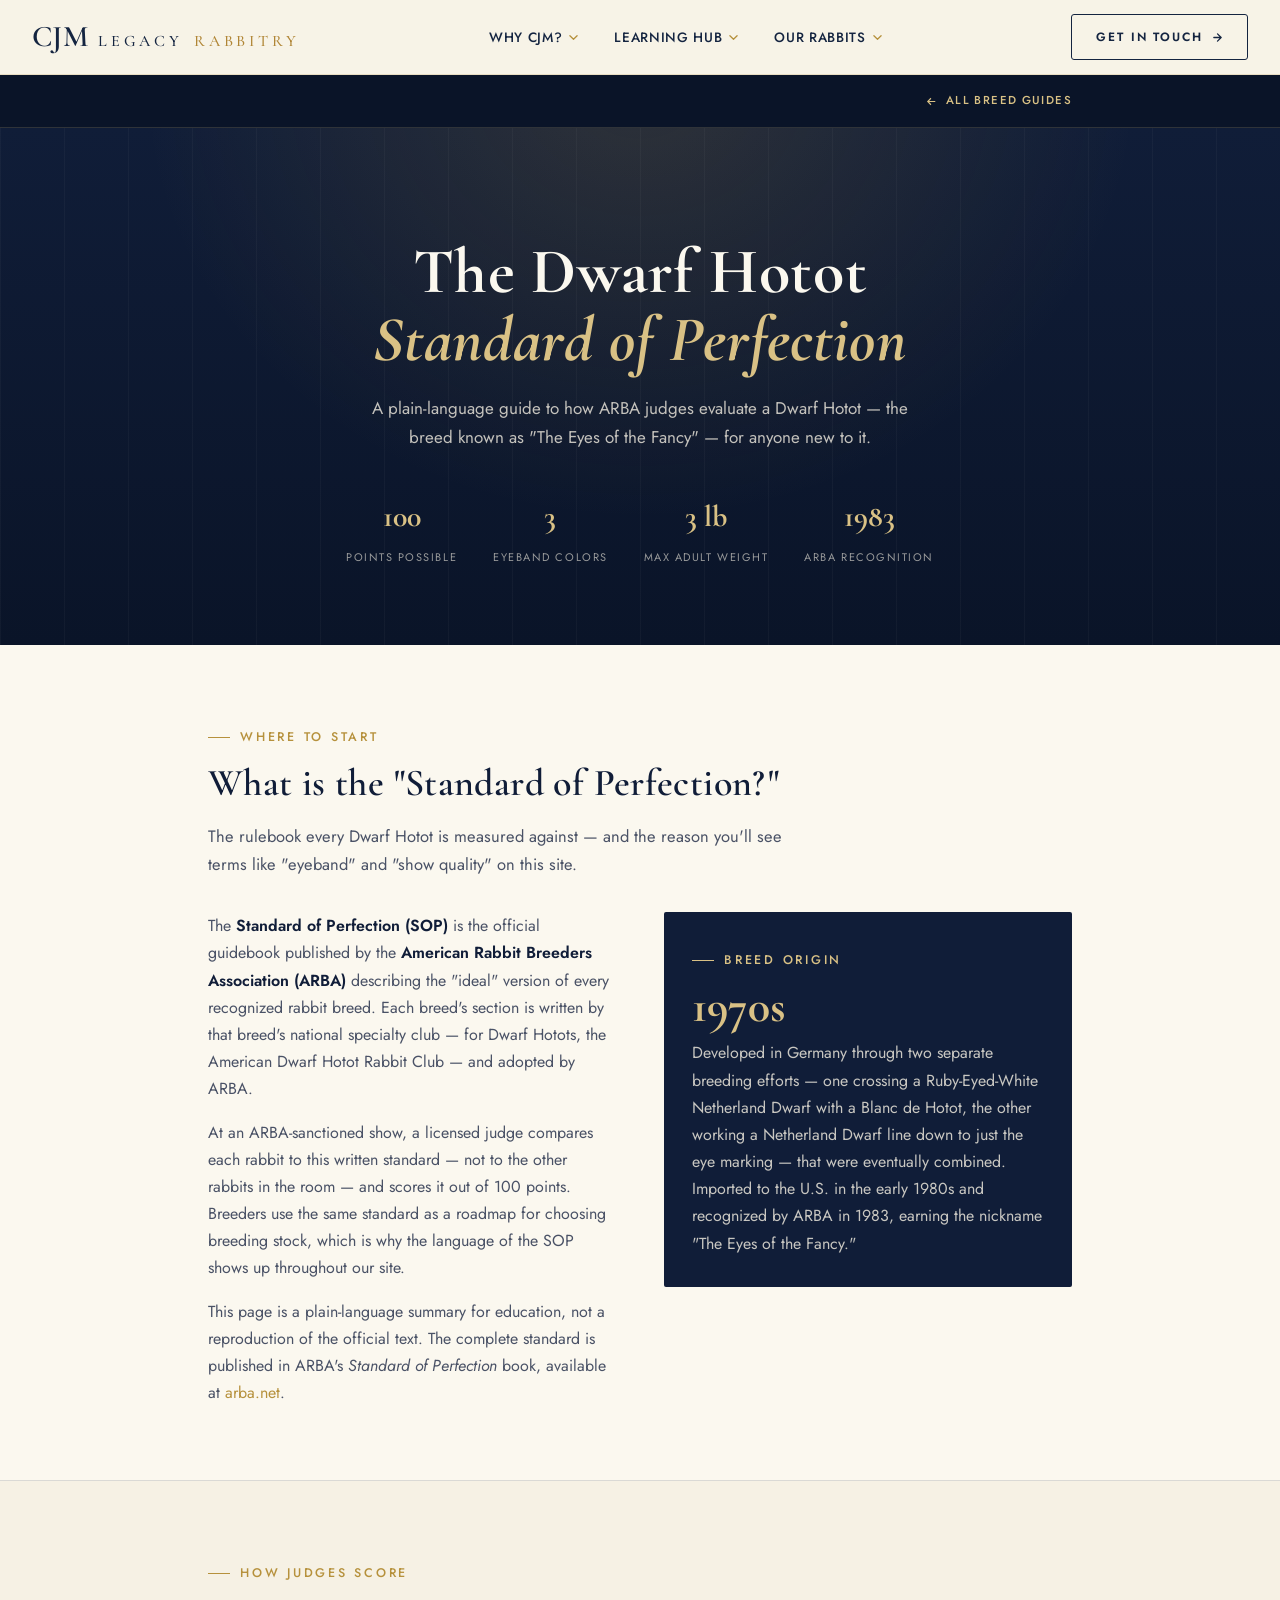
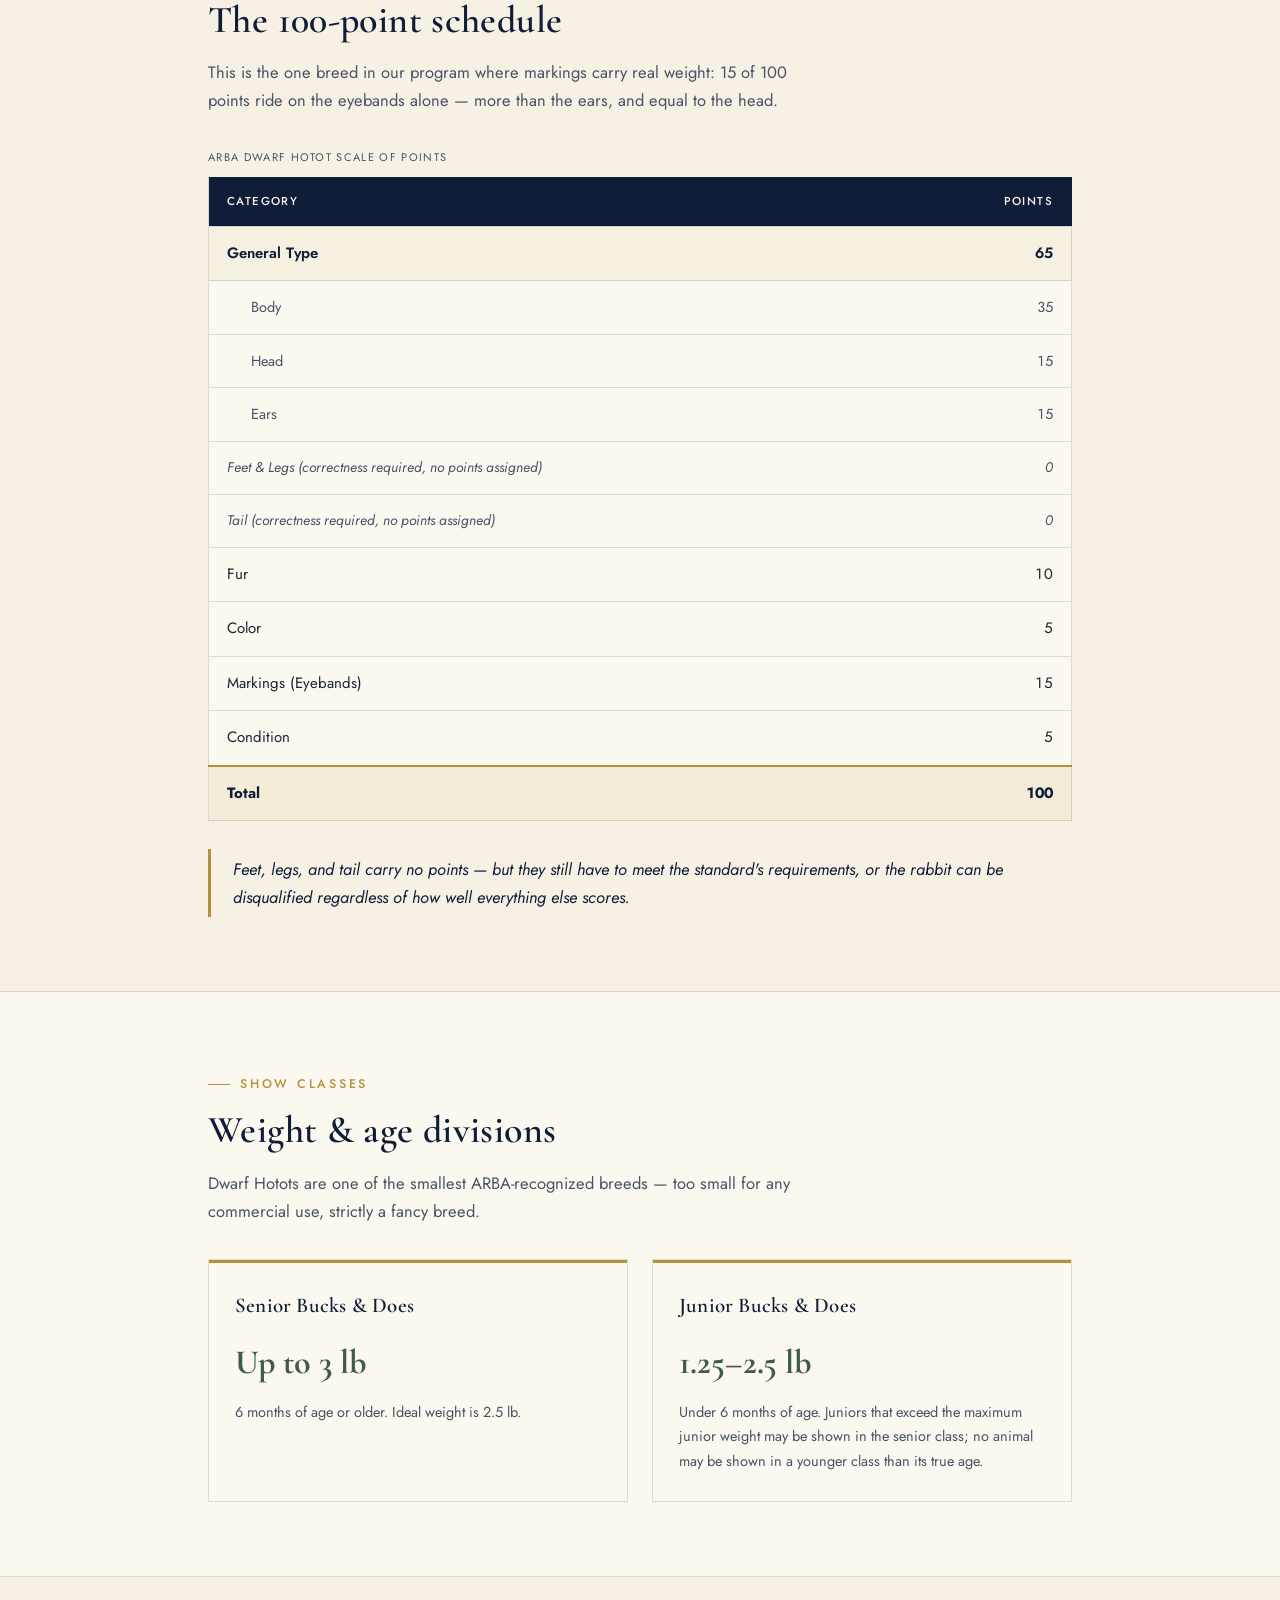
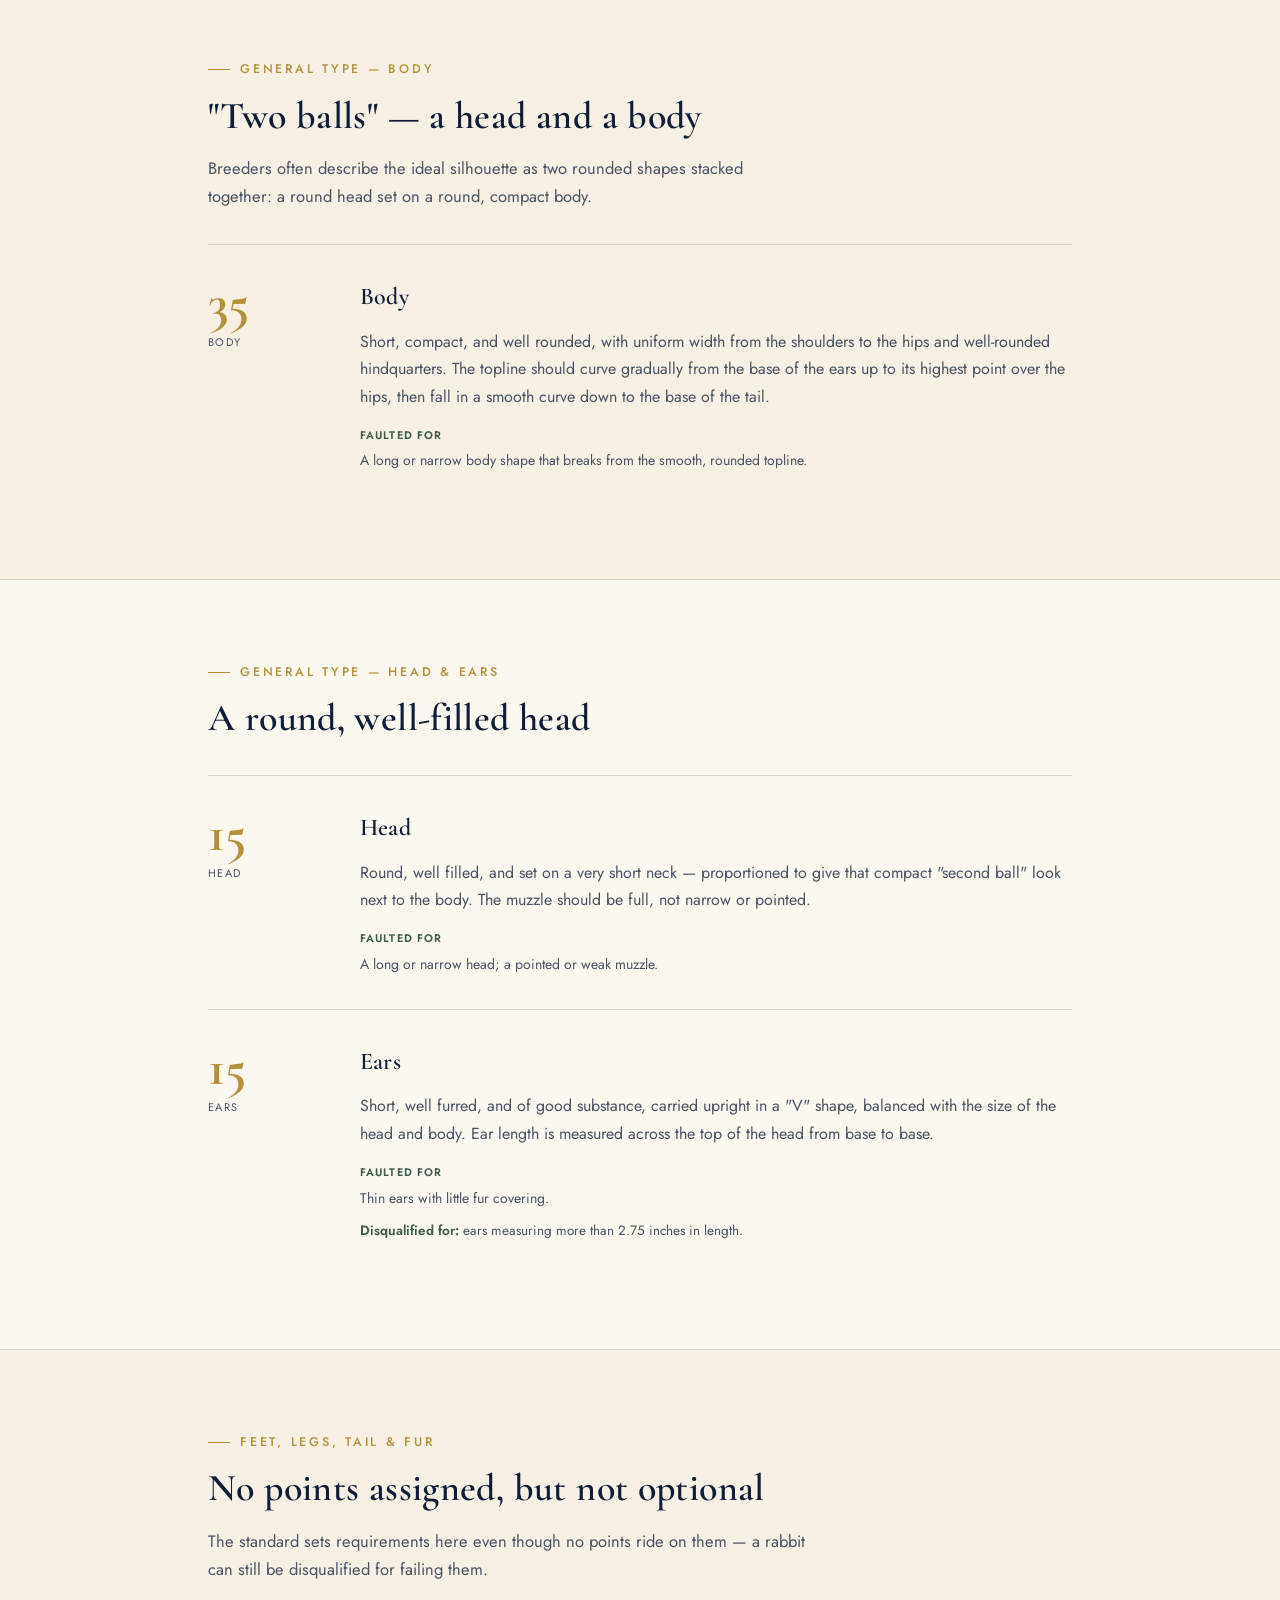
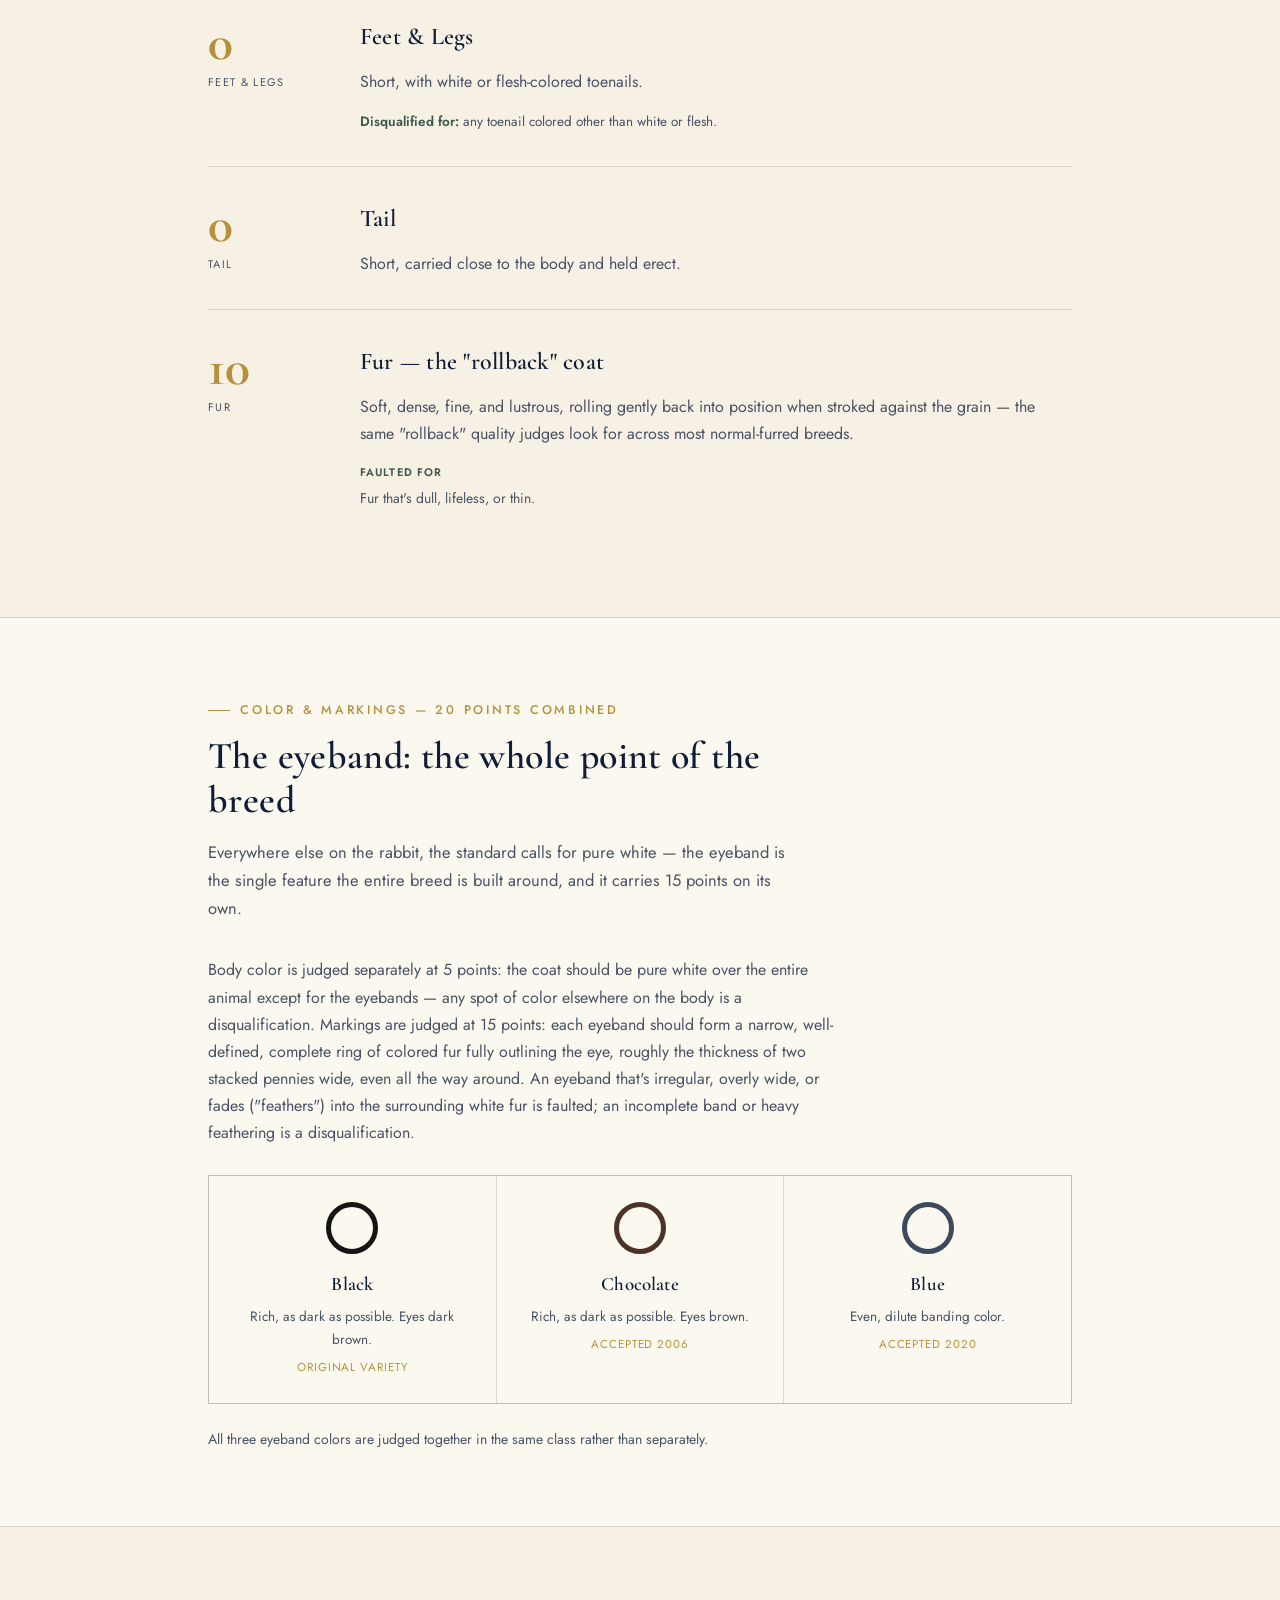
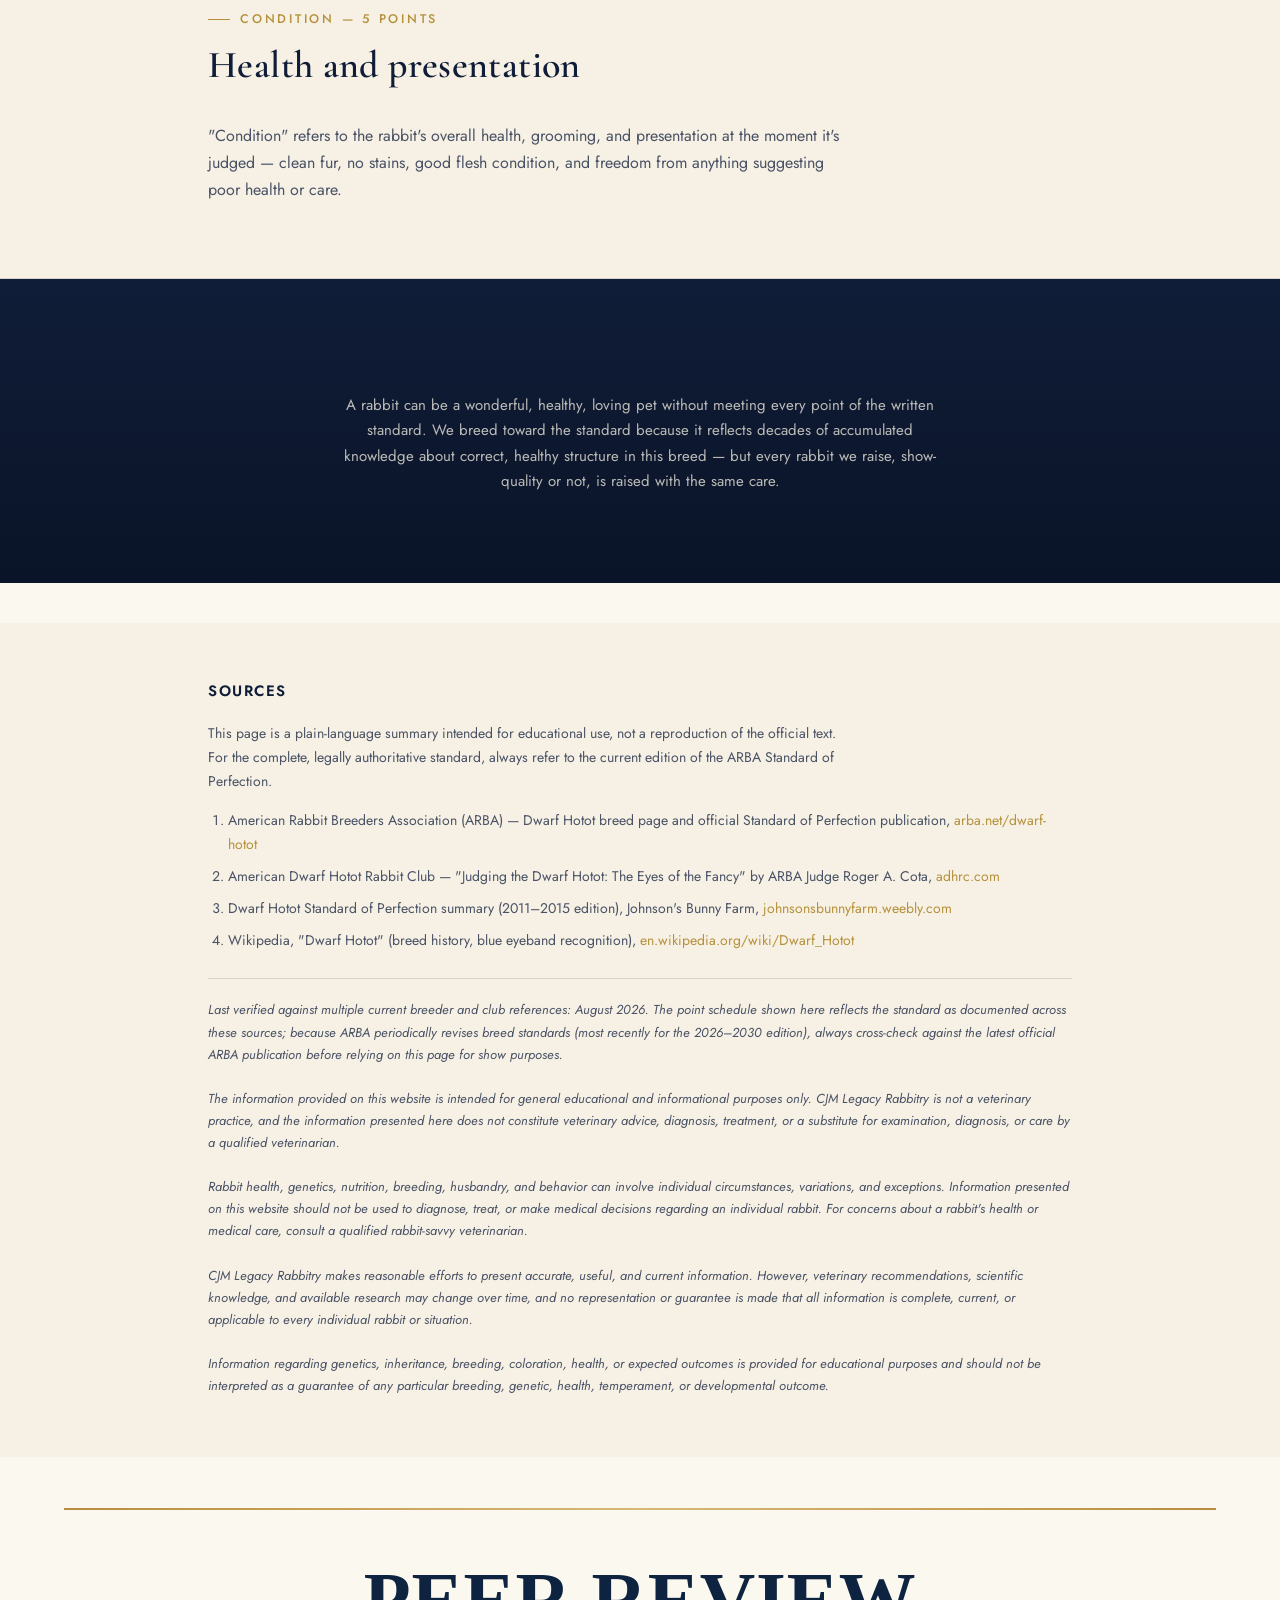
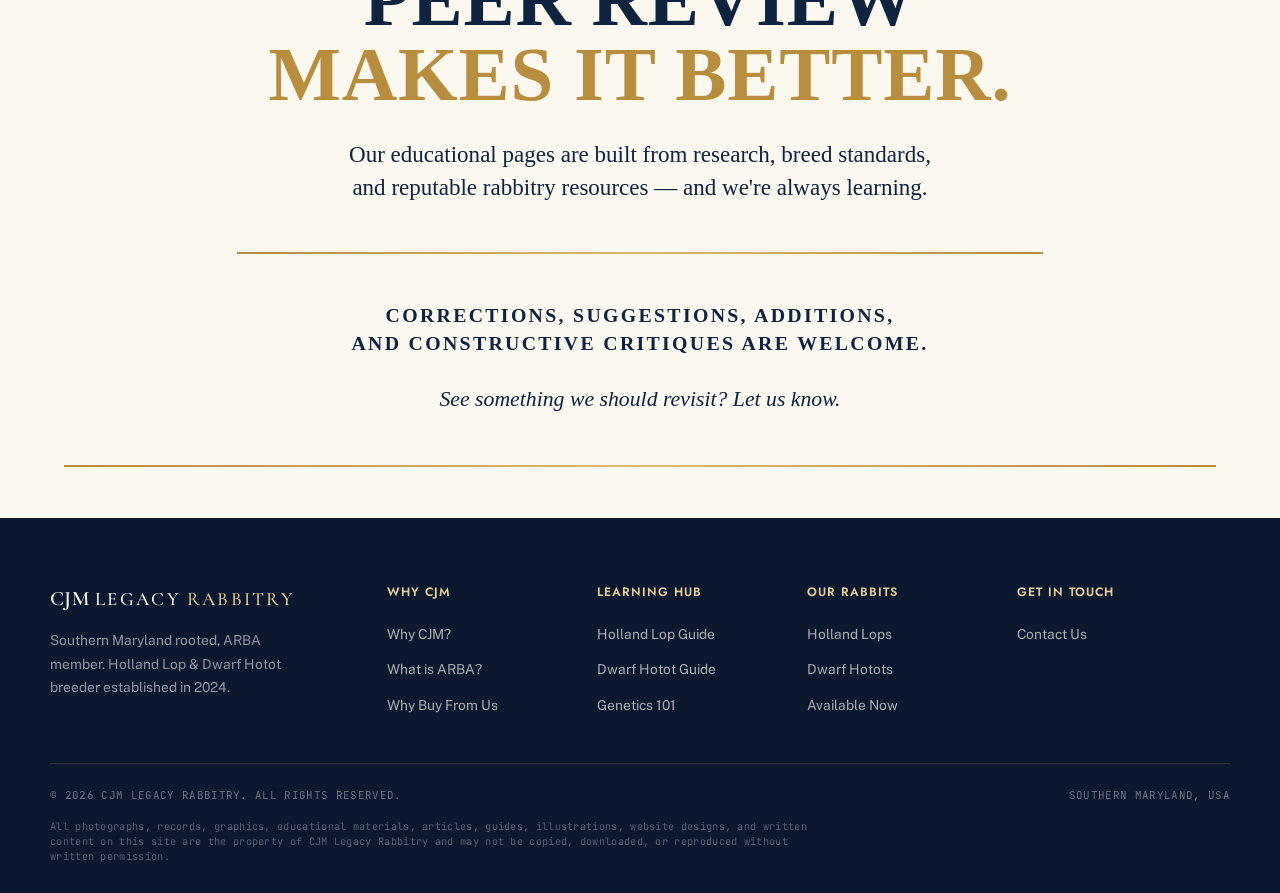
<file: dh-sop.html>
<!DOCTYPE html>
<html lang="en">
<head>
<meta charset="UTF-8">
<meta name="viewport" content="width=device-width, initial-scale=1.0">
<title>The Dwarf Hotot Standard of Perfection — A Beginner&#x27;s Guide | CJM Legacy Rabbitry</title>
<meta name="description" content="A plain-language guide to the ARBA Dwarf Hotot Standard of Perfection — how judges score type, eyebands, and fur — from CJM Legacy Rabbitry.">
<link rel="canonical" href="https://cjmrabbitry.com/dh-sop">
<meta property="og:type" content="website">
<meta property="og:site_name" content="CJM Legacy Rabbitry">
<meta property="og:title" content="The Dwarf Hotot Standard of Perfection — A Beginner&#x27;s Guide | CJM Legacy Rabbitry">
<meta property="og:description" content="A plain-language guide to the ARBA Dwarf Hotot Standard of Perfection — how judges score type, eyebands, and fur — from CJM Legacy Rabbitry.">
<meta property="og:image" content="https://cjmrabbitry.com/images/share-preview.jpg">
<meta name="twitter:card" content="summary_large_image">
<meta property="og:url" content="https://cjmrabbitry.com/dh-sop">
<link rel="preconnect" href="https://fonts.googleapis.com">
<link rel="preconnect" href="https://fonts.gstatic.com" crossorigin>
<link href="https://fonts.googleapis.com/css2?family=Fraunces:ital,opsz,wght@0,9..144,300;0,9..144,400;0,9..144,500;0,9..144,600;0,9..144,700;1,9..144,400;1,9..144,500&family=Cormorant+Garamond:ital,wght@0,500;0,600;1,500;1,600&family=Public+Sans:ital,wght@0,300;0,400;0,500;0,600;0,700;1,400&family=Jost:wght@400;500;600;700&family=JetBrains+Mono:wght@400;500;600;700&display=swap" rel="stylesheet">
<link rel="stylesheet" href="css/site.css">

</head>
<body>

<div id="site-header"></div>

<!-- ============ PAGE CONTENT (from Webflow embed) ============ -->
<link rel="preconnect" href="https://fonts.googleapis.com">
<link rel="preconnect" href="https://fonts.gstatic.com" crossorigin>
<link href="https://fonts.googleapis.com/css2?family=Cormorant+Garamond:ital,wght@0,500;0,600;0,700;1,500&family=Jost:wght@300;400;500;600&display=swap" rel="stylesheet">

<style>
  :root{
    --navy: #101d38;
    --navy-deep: #0a1428;
    --gold: #b6913c;
    --gold-light: #d9c185;
    --cream: #f6f1e4;
    --ivory: #fbf8ef;
    --marsh: #3f5b4d;
    --ink: #1c2333;
    --ink-soft: #4a5266;
    --line: rgba(16,29,56,0.14);
    --max: 920px;
  }

  *{box-sizing:border-box;}
  html{scroll-behavior:smooth;}
  body{
    margin:0;
    background:var(--ivory);
    color:var(--ink);
    font-family:'Jost', sans-serif;
    font-weight:400;
    line-height:1.7;
    -webkit-font-smoothing:antialiased;
  }

  h1,h2,h3,h4{
    font-family:'Cormorant Garamond', serif;
    color:var(--navy);
    font-weight:600;
    margin:0;
    letter-spacing:0.01em;
  }

  a{color:var(--gold); text-decoration:none;}
  a:hover, a:focus-visible{text-decoration:underline;}
  a:focus-visible, button:focus-visible{outline:2px solid var(--gold); outline-offset:3px;}

  .wrap{max-width:var(--max); margin:0 auto; padding:0 28px;}

  .eyebrow{
    display:inline-flex;
    align-items:center;
    gap:10px;
    font-family:'Jost', sans-serif;
    font-size:12.5px;
    letter-spacing:0.22em;
    text-transform:uppercase;
    color:var(--gold);
    font-weight:500;
  }
  .eyebrow::before{
    content:"";
    width:22px;
    height:1px;
    background:var(--gold);
    display:inline-block;
  }

  /* ---------- Header / Hero ---------- */
  header.hero{
    background:
      radial-gradient(ellipse at 50% -10%, rgba(182,145,60,0.18), transparent 55%),
      linear-gradient(180deg, var(--navy) 0%, var(--navy-deep) 100%);
    color:var(--cream);
    padding:88px 0 76px;
    text-align:center;
    position:relative;
    overflow:hidden;
  }
  header.hero::after{
    content:"";
    position:absolute;
    inset:0;
    background-image:
      repeating-linear-gradient(90deg, rgba(246,241,228,0.035) 0px, rgba(246,241,228,0.035) 1px, transparent 1px, transparent 64px);
    pointer-events:none;
  }
  .crest-mark{
    width:78px;
    height:78px;
    margin:0 auto 28px;
    border:1px solid var(--gold);
    border-radius:50%;
    display:flex;
    align-items:center;
    justify-content:center;
  }
  .crest-mark svg{width:40px; height:40px;}

  header.hero .eyebrow{color:var(--gold-light);}
  header.hero .eyebrow::before{background:var(--gold-light);}

  h1.hero-title{
    color:var(--ivory);
    font-size:clamp(38px, 6vw, 64px);
    line-height:1.06;
    margin:22px auto 20px;
    max-width:780px;
    font-weight:700;
  }
  h1.hero-title em{
    font-style:italic;
    color:var(--gold-light);
  }

  .hero-sub{
    max-width:560px;
    margin:0 auto;
    color:rgba(246,241,228,0.78);
    font-size:17px;
    line-height:1.75;
  }

  .hero-meta{
    margin-top:38px;
    display:flex;
    justify-content:center;
    gap:36px;
    flex-wrap:wrap;
  }
  .hero-meta div{text-align:center;}
  .hero-meta .num{
    display:block;
    font-family:'Cormorant Garamond', serif;
    font-size:30px;
    color:var(--gold-light);
    font-weight:700;
  }
  .hero-meta .label{
    font-size:11px;
    letter-spacing:0.14em;
    text-transform:uppercase;
    color:rgba(246,241,228,0.6);
  }

  /* ---------- Sections ---------- */
  main{padding:0 0 40px;}

  section{
    padding:74px 0;
    border-bottom:1px solid var(--line);
  }
  section:last-of-type{border-bottom:none;}

  .section-head{
    max-width:640px;
    margin:0 0 34px;
  }
  .section-head .eyebrow{margin-bottom:14px;}
  .section-head h2{
    font-size:clamp(28px, 4vw, 38px);
    line-height:1.15;
  }
  .section-head p.lede{
    margin-top:16px;
    color:var(--ink-soft);
    font-size:16.5px;
    max-width:600px;
  }

  section.tint{background:var(--cream);}

  p{margin:0 0 16px; color:var(--ink-soft); font-size:16px;}
  p:last-child{margin-bottom:0;}
  strong{color:var(--navy); font-weight:600;}

  /* ---------- Intro / origin two-col ---------- */
  .origin-grid{
    display:grid;
    grid-template-columns:1fr 1fr;
    gap:48px;
    align-items:start;
  }
  .origin-grid .stat-card{
    background:var(--navy);
    color:var(--cream);
    border-radius:2px;
    padding:30px 28px;
  }
  .stat-card .eyebrow{color:var(--gold-light); margin-bottom:12px;}
  .stat-card .eyebrow::before{background:var(--gold-light);}
  .stat-card p{color:rgba(246,241,228,0.8);}
  .stat-card .figure{
    font-family:'Cormorant Garamond', serif;
    font-size:46px;
    color:var(--gold-light);
    font-weight:700;
    line-height:1;
    margin-bottom:10px;
  }

  /* ---------- Point schedule ---------- */
  .score-table{
    width:100%;
    border-collapse:collapse;
    font-family:'Jost', sans-serif;
    background:var(--ivory);
    border:1px solid var(--line);
  }
  .score-table caption{
    text-align:left;
    font-size:11px;
    letter-spacing:0.12em;
    text-transform:uppercase;
    color:var(--ink-soft);
    padding-bottom:10px;
  }
  .score-table th, .score-table td{
    padding:14px 18px;
    text-align:left;
    border-bottom:1px solid var(--line);
    font-size:15px;
  }
  .score-table thead th{
    background:var(--navy);
    color:var(--cream);
    font-size:11.5px;
    letter-spacing:0.12em;
    text-transform:uppercase;
    font-weight:500;
  }
  .score-table td.pts, .score-table th.pts{
    text-align:right;
    font-variant-numeric:tabular-nums;
    width:90px;
  }
  .score-table tr.major td{
    font-weight:600;
    color:var(--navy);
    background:rgba(182,145,60,0.08);
  }
  .score-table tr.sub td{
    color:var(--ink-soft);
    font-size:14.5px;
    padding-left:34px;
  }
  .score-table tr.zero td{
    color:var(--ink-soft);
    font-style:italic;
    font-size:14px;
  }
  .score-table tr.total td{
    font-weight:700;
    color:var(--navy);
    border-top:2px solid var(--gold);
    border-bottom:none;
    background:rgba(182,145,60,0.12);
  }

  .callout{
    margin-top:28px;
    border-left:3px solid var(--gold);
    padding:6px 0 6px 22px;
  }
  .callout p{color:var(--navy); font-style:italic; font-size:16.5px;}

  /* ---------- Weight cards ---------- */
  .weight-grid{
    display:grid;
    grid-template-columns:1fr 1fr;
    gap:24px;
  }
  .weight-card{
    border:1px solid var(--line);
    background:var(--ivory);
    padding:28px 26px;
    position:relative;
  }
  .weight-card::before{
    content:"";
    position:absolute;
    top:0; left:0;
    width:100%;
    height:3px;
    background:var(--gold);
  }
  .weight-card h3{font-size:21px; margin-bottom:6px;}
  .weight-card .range{
    font-family:'Cormorant Garamond', serif;
    font-size:34px;
    color:var(--marsh);
    font-weight:700;
    margin:10px 0 8px;
  }
  .weight-card p{font-size:14.5px; margin-bottom:0;}

  /* ---------- Feature rows ---------- */
  .feature-row{
    display:grid;
    grid-template-columns:120px 1fr;
    gap:32px;
    padding:32px 0;
    border-top:1px solid var(--line);
  }
  .feature-row:first-of-type{border-top:none;}
  .feature-points{
    display:flex;
    flex-direction:column;
    align-items:flex-start;
  }
  .feature-points .n{
    font-family:'Cormorant Garamond', serif;
    font-size:52px;
    font-weight:700;
    color:var(--gold);
    line-height:1;
  }
  .feature-points .u{
    font-size:11px;
    letter-spacing:0.12em;
    text-transform:uppercase;
    color:var(--ink-soft);
    margin-top:4px;
  }
  .feature-body h3{font-size:24px; margin-bottom:10px;}
  .feature-body ul{
    margin:14px 0 0;
    padding:0 0 0 18px;
    color:var(--ink-soft);
  }
  .feature-body li{margin-bottom:8px; font-size:15.5px;}
  .fault-line{
    margin-top:16px;
    font-size:14px;
    color:var(--ink-soft);
  }
  .fault-line strong{
    color:var(--marsh);
    font-size:11px;
    letter-spacing:0.1em;
    text-transform:uppercase;
    display:block;
    margin-bottom:5px;
  }

  /* ---------- Eyeband color cards ---------- */
  .band-grid{
    display:grid;
    grid-template-columns:repeat(3, 1fr);
    gap:1px;
    background:var(--line);
    border:1px solid var(--line);
  }
  .band-cell{
    background:var(--ivory);
    padding:26px 24px;
    text-align:center;
  }
  .band-swatch{
    width:52px; height:52px;
    border-radius:50%;
    margin:0 auto 14px;
    border:5px solid var(--swatch, #1c1c1c);
    background:transparent;
  }
  .band-cell h4{
    font-size:19px;
    color:var(--navy);
    margin-bottom:6px;
  }
  .band-cell p{font-size:13.5px; margin-bottom:6px;}
  .band-cell .note{
    font-size:11.5px;
    color:var(--gold);
    letter-spacing:0.08em;
    text-transform:uppercase;
  }

  /* ---------- Philosophy / brand statement ---------- */
  .statement{
    text-align:center;
    padding:88px 0;
    background:linear-gradient(180deg, var(--navy) 0%, var(--navy-deep) 100%);
    color:var(--ivory);
  }
  .statement .wrap{max-width:700px;}
  .statement blockquote{
    font-family:'Cormorant Garamond', serif;
    font-style:italic;
    font-size:clamp(24px, 3.4vw, 32px);
    line-height:1.5;
    color:var(--ivory);
    margin:0 0 24px;
  }
  .statement cite{
    font-style:normal;
    font-size:12px;
    letter-spacing:0.16em;
    text-transform:uppercase;
    color:var(--gold-light);
  }

  /* ---------- Sources / footer ---------- */
  footer{
    background:var(--cream);
    padding:56px 0 44px;
  }
  footer h3{font-size:15px; letter-spacing:0.1em; text-transform:uppercase; color:var(--navy); margin-bottom:18px; font-family:'Jost', sans-serif; font-weight:600;}
  footer ol{
    margin:0;
    padding:0 0 0 20px;
    color:var(--ink-soft);
    font-size:14px;
  }
  footer li{margin-bottom:8px;}
  footer .note{
    margin-top:26px;
    font-size:13px;
    color:var(--ink-soft);
    font-style:italic;
    border-top:1px solid var(--line);
    padding-top:20px;
  }

  /* ---------- Responsive ---------- */
  @media (max-width:760px){
    .origin-grid, .weight-grid{grid-template-columns:1fr;}
    .band-grid{grid-template-columns:1fr;}
    .feature-row{grid-template-columns:1fr; gap:10px;}
    .feature-points{flex-direction:row; align-items:baseline; gap:8px;}
    header.hero{padding:64px 0 52px;}
    section{padding:52px 0;}
  }

  @media (prefers-reduced-motion: reduce){
    html{scroll-behavior:auto;}
  }

  /* ---------- Top nav (back to hub) ---------- */
  nav.subnav{
    background:var(--navy-deep);
    border-bottom:1px solid rgba(217,193,133,0.18);
  }
  nav.subnav .wrap{
    display:flex;
    align-items:center;
    justify-content:space-between;
    padding:16px 28px;
  }
  nav.subnav .brand{
    font-family:'Cormorant Garamond', serif;
    font-size:16px;
    font-weight:600;
    color:var(--cream);
    letter-spacing:0.02em;
  }
  nav.subnav .brand:hover{text-decoration:none; color:var(--gold-light);}
  nav.subnav .back-link{
    display:inline-flex;
    align-items:center;
    gap:8px;
    font-size:11.5px;
    letter-spacing:0.12em;
    text-transform:uppercase;
    color:var(--gold-light);
    font-weight:500;
  }
  nav.subnav .back-link svg{width:13px; height:13px;}
  nav.subnav .back-link:hover{text-decoration:none; opacity:0.8;}

  @media (max-width:640px){
    nav.subnav .brand{font-size:14px;}
    nav.subnav .back-link span{display:none;}
  }
</style>
<nav class="subnav">
  <div class="wrap">
    <a href="index.html" class="brand"></a>
    <a href="sop-guide" class="back-link">
      <svg viewBox="0 0 24 24" fill="none" stroke="currentColor" stroke-width="2"><path d="M19 12H5M11 18l-6-6 6-6"/></svg>
      <span>All Breed Guides</span>
    </a>
  </div>
</nav>
<header class="hero">
  <div class="wrap">
    <h1 class="hero-title">The Dwarf Hotot<br> <em>Standard of Perfection</em></h1>
    <p class="hero-sub">A plain-language guide to how ARBA judges evaluate a Dwarf Hotot — the breed known as "The Eyes of the Fancy" — for anyone new to it.</p>
    <div class="hero-meta">
      <div><span class="num">100</span><span class="label">Points Possible</span></div>
      <div><span class="num">3</span><span class="label">Eyeband Colors</span></div>
      <div><span class="num">3 lb</span><span class="label">Max Adult Weight</span></div>
      <div><span class="num">1983</span><span class="label">ARBA Recognition</span></div>
    </div>
  </div>
</header>

<main>

  <!-- WHAT IS THE SOP + ORIGIN -->
  <section>
    <div class="wrap">
      <div class="section-head">
        <span class="eyebrow">Where To Start</span>
        <h2>What is the "Standard of Perfection?"</h2>
        <p class="lede">The rulebook every Dwarf Hotot is measured against — and the reason you'll see terms like "eyeband" and "show quality" on this site.</p>
      </div>

      <div class="origin-grid">
        <div>
          <p>The <strong>Standard of Perfection (SOP)</strong> is the official guidebook published by the <strong>American Rabbit Breeders Association (ARBA)</strong> describing the "ideal" version of every recognized rabbit breed. Each breed's section is written by that breed's national specialty club — for Dwarf Hotots, the American Dwarf Hotot Rabbit Club — and adopted by ARBA.</p>
          <p>At an ARBA-sanctioned show, a licensed judge compares each rabbit to this written standard — not to the other rabbits in the room — and scores it out of 100 points. Breeders use the same standard as a roadmap for choosing breeding stock, which is why the language of the SOP shows up throughout our site.</p>
          <p>This page is a plain-language summary for education, not a reproduction of the official text. The complete standard is published in ARBA's <em>Standard of Perfection</em> book, available at <a href="https://arba.net" target="_blank" rel="noopener">arba.net</a>.</p>
        </div>
        <div class="stat-card">
          <span class="eyebrow">Breed Origin</span>
          <div class="figure">1970s</div>
          <p>Developed in Germany through two separate breeding efforts — one crossing a Ruby-Eyed-White Netherland Dwarf with a Blanc de Hotot, the other working a Netherland Dwarf line down to just the eye marking — that were eventually combined. Imported to the U.S. in the early 1980s and recognized by ARBA in 1983, earning the nickname "The Eyes of the Fancy."</p>
        </div>
      </div>
    </div>
  </section>

  <!-- POINT SCHEDULE -->
  <section class="tint">
    <div class="wrap">
      <div class="section-head">
        <span class="eyebrow">How Judges Score</span>
        <h2>The 100-point schedule</h2>
        <p class="lede">This is the one breed in our program where markings carry real weight: 15 of 100 points ride on the eyebands alone — more than the ears, and equal to the head.</p>
      </div>

      <table class="score-table">
        <caption>ARBA Dwarf Hotot scale of points</caption>
        <thead>
          <tr><th>Category</th><th class="pts">Points</th></tr>
        </thead>
        <tbody>
          <tr class="major"><td>General Type</td><td class="pts">65</td></tr>
          <tr class="sub"><td>&nbsp;&nbsp;Body</td><td class="pts">35</td></tr>
          <tr class="sub"><td>&nbsp;&nbsp;Head</td><td class="pts">15</td></tr>
          <tr class="sub"><td>&nbsp;&nbsp;Ears</td><td class="pts">15</td></tr>
          <tr class="zero"><td>Feet &amp; Legs (correctness required, no points assigned)</td><td class="pts">0</td></tr>
          <tr class="zero"><td>Tail (correctness required, no points assigned)</td><td class="pts">0</td></tr>
          <tr><td>Fur</td><td class="pts">10</td></tr>
          <tr><td>Color</td><td class="pts">5</td></tr>
          <tr><td>Markings (Eyebands)</td><td class="pts">15</td></tr>
          <tr><td>Condition</td><td class="pts">5</td></tr>
          <tr class="total"><td>Total</td><td class="pts">100</td></tr>
        </tbody>
      </table>

      <div class="callout">
        <p>Feet, legs, and tail carry no points — but they still have to meet the standard's requirements, or the rabbit can be disqualified regardless of how well everything else scores.</p>
      </div>
    </div>
  </section>

  <!-- WEIGHT & CLASSES -->
  <section>
    <div class="wrap">
      <div class="section-head">
        <span class="eyebrow">Show Classes</span>
        <h2>Weight &amp; age divisions</h2>
        <p class="lede">Dwarf Hotots are one of the smallest ARBA-recognized breeds — too small for any commercial use, strictly a fancy breed.</p>
      </div>

      <div class="weight-grid">
        <div class="weight-card">
          <h3>Senior Bucks &amp; Does</h3>
          <div class="range">Up to 3 lb</div>
          <p>6 months of age or older. Ideal weight is 2.5 lb.</p>
        </div>
        <div class="weight-card">
          <h3>Junior Bucks &amp; Does</h3>
          <div class="range">1.25–2.5 lb</div>
          <p>Under 6 months of age. Juniors that exceed the maximum junior weight may be shown in the senior class; no animal may be shown in a younger class than its true age.</p>
        </div>
      </div>
    </div>
  </section>

  <!-- BODY -->
  <section class="tint">
    <div class="wrap">
      <div class="section-head">
        <span class="eyebrow">General Type — Body</span>
        <h2>"Two balls" — a head and a body</h2>
        <p class="lede">Breeders often describe the ideal silhouette as two rounded shapes stacked together: a round head set on a round, compact body.</p>
      </div>

      <div class="feature-row">
        <div class="feature-points"><span class="n">35</span><span class="u">Body</span></div>
        <div class="feature-body">
          <h3>Body</h3>
          <p>Short, compact, and well rounded, with uniform width from the shoulders to the hips and well-rounded hindquarters. The topline should curve gradually from the base of the ears up to its highest point over the hips, then fall in a smooth curve down to the base of the tail.</p>
          <div class="fault-line"><strong>Faulted for</strong>A long or narrow body shape that breaks from the smooth, rounded topline.</div>
        </div>
      </div>
    </div>
  </section>

  <!-- HEAD & EARS -->
  <section>
    <div class="wrap">
      <div class="section-head">
        <span class="eyebrow">General Type — Head &amp; Ears</span>
        <h2>A round, well-filled head</h2>
      </div>

      <div class="feature-row">
        <div class="feature-points"><span class="n">15</span><span class="u">Head</span></div>
        <div class="feature-body">
          <h3>Head</h3>
          <p>Round, well filled, and set on a very short neck — proportioned to give that compact "second ball" look next to the body. The muzzle should be full, not narrow or pointed.</p>
          <div class="fault-line"><strong>Faulted for</strong>A long or narrow head; a pointed or weak muzzle.</div>
        </div>
      </div>

      <div class="feature-row">
        <div class="feature-points"><span class="n">15</span><span class="u">Ears</span></div>
        <div class="feature-body">
          <h3>Ears</h3>
          <p>Short, well furred, and of good substance, carried upright in a "V" shape, balanced with the size of the head and body. Ear length is measured across the top of the head from base to base.</p>
          <div class="fault-line"><strong>Faulted for</strong>Thin ears with little fur covering.</div>
          <p style="font-size:13.5px; margin-top:10px;"><strong style="color:var(--marsh); font-weight:600;">Disqualified for:</strong> ears measuring more than 2.75 inches in length.</p>
        </div>
      </div>
    </div>
  </section>

  <!-- FEET, LEGS, TAIL, FUR -->
  <section class="tint">
    <div class="wrap">
      <div class="section-head">
        <span class="eyebrow">Feet, Legs, Tail &amp; Fur</span>
        <h2>No points assigned, but not optional</h2>
        <p class="lede">The standard sets requirements here even though no points ride on them — a rabbit can still be disqualified for failing them.</p>
      </div>

      <div class="feature-row" style="border-top:none; padding-top:0;">
        <div class="feature-points"><span class="n">0</span><span class="u">Feet &amp; Legs</span></div>
        <div class="feature-body">
          <h3>Feet &amp; Legs</h3>
          <p>Short, with white or flesh-colored toenails.</p>
          <p style="font-size:13.5px;"><strong style="color:var(--marsh); font-weight:600;">Disqualified for:</strong> any toenail colored other than white or flesh.</p>
        </div>
      </div>

      <div class="feature-row">
        <div class="feature-points"><span class="n">0</span><span class="u">Tail</span></div>
        <div class="feature-body">
          <h3>Tail</h3>
          <p>Short, carried close to the body and held erect.</p>
        </div>
      </div>

      <div class="feature-row">
        <div class="feature-points"><span class="n">10</span><span class="u">Fur</span></div>
        <div class="feature-body">
          <h3>Fur — the "rollback" coat</h3>
          <p>Soft, dense, fine, and lustrous, rolling gently back into position when stroked against the grain — the same "rollback" quality judges look for across most normal-furred breeds.</p>
          <div class="fault-line"><strong>Faulted for</strong>Fur that's dull, lifeless, or thin.</div>
        </div>
      </div>
    </div>
  </section>

  <!-- COLOR & EYEBANDS -->
  <section>
    <div class="wrap">
      <div class="section-head">
        <span class="eyebrow">Color &amp; Markings — 20 Points Combined</span>
        <h2>The eyeband: the whole point of the breed</h2>
        <p class="lede">Everywhere else on the rabbit, the standard calls for pure white — the eyeband is the single feature the entire breed is built around, and it carries 15 points on its own.</p>
      </div>

      <p style="max-width:640px; margin-bottom:28px;">Body color is judged separately at 5 points: the coat should be pure white over the entire animal except for the eyebands — any spot of color elsewhere on the body is a disqualification. Markings are judged at 15 points: each eyeband should form a narrow, well-defined, complete ring of colored fur fully outlining the eye, roughly the thickness of two stacked pennies wide, even all the way around. An eyeband that's irregular, overly wide, or fades ("feathers") into the surrounding white fur is faulted; an incomplete band or heavy feathering is a disqualification.</p>

      <div class="band-grid">
        <div class="band-cell">
          <div class="band-swatch" style="--swatch:#151515;"></div>
          <h4>Black</h4>
          <p>Rich, as dark as possible. Eyes dark brown.</p>
          <div class="note">Original variety</div>
        </div>
        <div class="band-cell">
          <div class="band-swatch" style="--swatch:#4b3327;"></div>
          <h4>Chocolate</h4>
          <p>Rich, as dark as possible. Eyes brown.</p>
          <div class="note">Accepted 2006</div>
        </div>
        <div class="band-cell">
          <div class="band-swatch" style="--swatch:#3d4a5c;"></div>
          <h4>Blue</h4>
          <p>Even, dilute banding color.</p>
          <div class="note">Accepted 2020</div>
        </div>
      </div>
      <p style="margin-top:24px; font-size:14px;">All three eyeband colors are judged together in the same class rather than separately.</p>
    </div>
  </section>

  <!-- CONDITION -->
  <section class="tint">
    <div class="wrap">
      <div class="section-head">
        <span class="eyebrow">Condition — 5 Points</span>
        <h2>Health and presentation</h2>
      </div>
      <p style="max-width:640px;">"Condition" refers to the rabbit's overall health, grooming, and presentation at the moment it's judged — clean fur, no stains, good flesh condition, and freedom from anything suggesting poor health or care.</p>
    </div>
  </section>

  <!-- PHILOSOPHY STATEMENT -->
  <section class="statement">
    <div class="wrap">
      <p style="max-width:600px; margin:26px auto 0; color:rgba(246,241,228,0.75); font-size:15px;">A rabbit can be a wonderful, healthy, loving pet without meeting every point of the written standard. We breed toward the standard because it reflects decades of accumulated knowledge about correct, healthy structure in this breed — but every rabbit we raise, show-quality or not, is raised with the same care.</p>
    </div>
  </section>

</main>

<footer>
  <div class="wrap">
    <h3>Sources</h3>
    <p style="font-size:14px; max-width:640px;">This page is a plain-language summary intended for educational use, not a reproduction of the official text. For the complete, legally authoritative standard, always refer to the current edition of the ARBA Standard of Perfection.</p>
    <ol>
      <li>American Rabbit Breeders Association (ARBA) — Dwarf Hotot breed page and official Standard of Perfection publication, <a href="https://arba.net/dwarf-hotot/" target="_blank" rel="noopener">arba.net/dwarf-hotot</a></li>
      <li>American Dwarf Hotot Rabbit Club — "Judging the Dwarf Hotot: The Eyes of the Fancy" by ARBA Judge Roger A. Cota, <a href="https://www.adhrc.com/Forms/Judging%20the%20DH%20by%20Roger.pdf" target="_blank" rel="noopener">adhrc.com</a></li>
      <li>Dwarf Hotot Standard of Perfection summary (2011–2015 edition), Johnson's Bunny Farm, <a href="https://johnsonsbunnyfarm.weebly.com/dwarf-hotots-eyes-of-the-fancy.html" target="_blank" rel="noopener">johnsonsbunnyfarm.weebly.com</a></li>
      <li>Wikipedia, "Dwarf Hotot" (breed history, blue eyeband recognition), <a href="https://en.wikipedia.org/wiki/Dwarf_Hotot" target="_blank" rel="noopener">en.wikipedia.org/wiki/Dwarf_Hotot</a></li>
    </ol>
    <p class="note">Last verified against multiple current breeder and club references: August 2026. The point schedule shown here reflects the standard as documented across these sources; because ARBA periodically revises breed standards (most recently for the 2026–2030 edition), always cross-check against the latest official ARBA publication before relying on this page for show purposes.<br><br> The information provided on this website is intended for general educational and informational purposes only. CJM Legacy Rabbitry is not a veterinary practice, and the information presented here does not constitute veterinary advice, diagnosis, treatment, or a substitute for examination, diagnosis, or care by a qualified veterinarian.
<br><br>
Rabbit health, genetics, nutrition, breeding, husbandry, and behavior can involve individual circumstances, variations, and exceptions. Information presented on this website should not be used to diagnose, treat, or make medical decisions regarding an individual rabbit. For concerns about a rabbit's health or medical care, consult a qualified rabbit-savvy veterinarian.
<br><br>
CJM Legacy Rabbitry makes reasonable efforts to present accurate, useful, and current information. However, veterinary recommendations, scientific knowledge, and available research may change over time, and no representation or guarantee is made that all information is complete, current, or applicable to every individual rabbit or situation.
<br><br>
Information regarding genetics, inheritance, breeding, coloration, health, or expected outcomes is provided for educational purposes and should not be interpreted as a guarantee of any particular breeding, genetic, health, temperament, or developmental outcome.</p></p>
  </div>
</footer>
<!-- ============ END PAGE CONTENT ============ -->
<div data-peer-review></div>

<div id="site-footer"></div>
<script src="js/layout.js"></script>
</body>
</html>
</file>
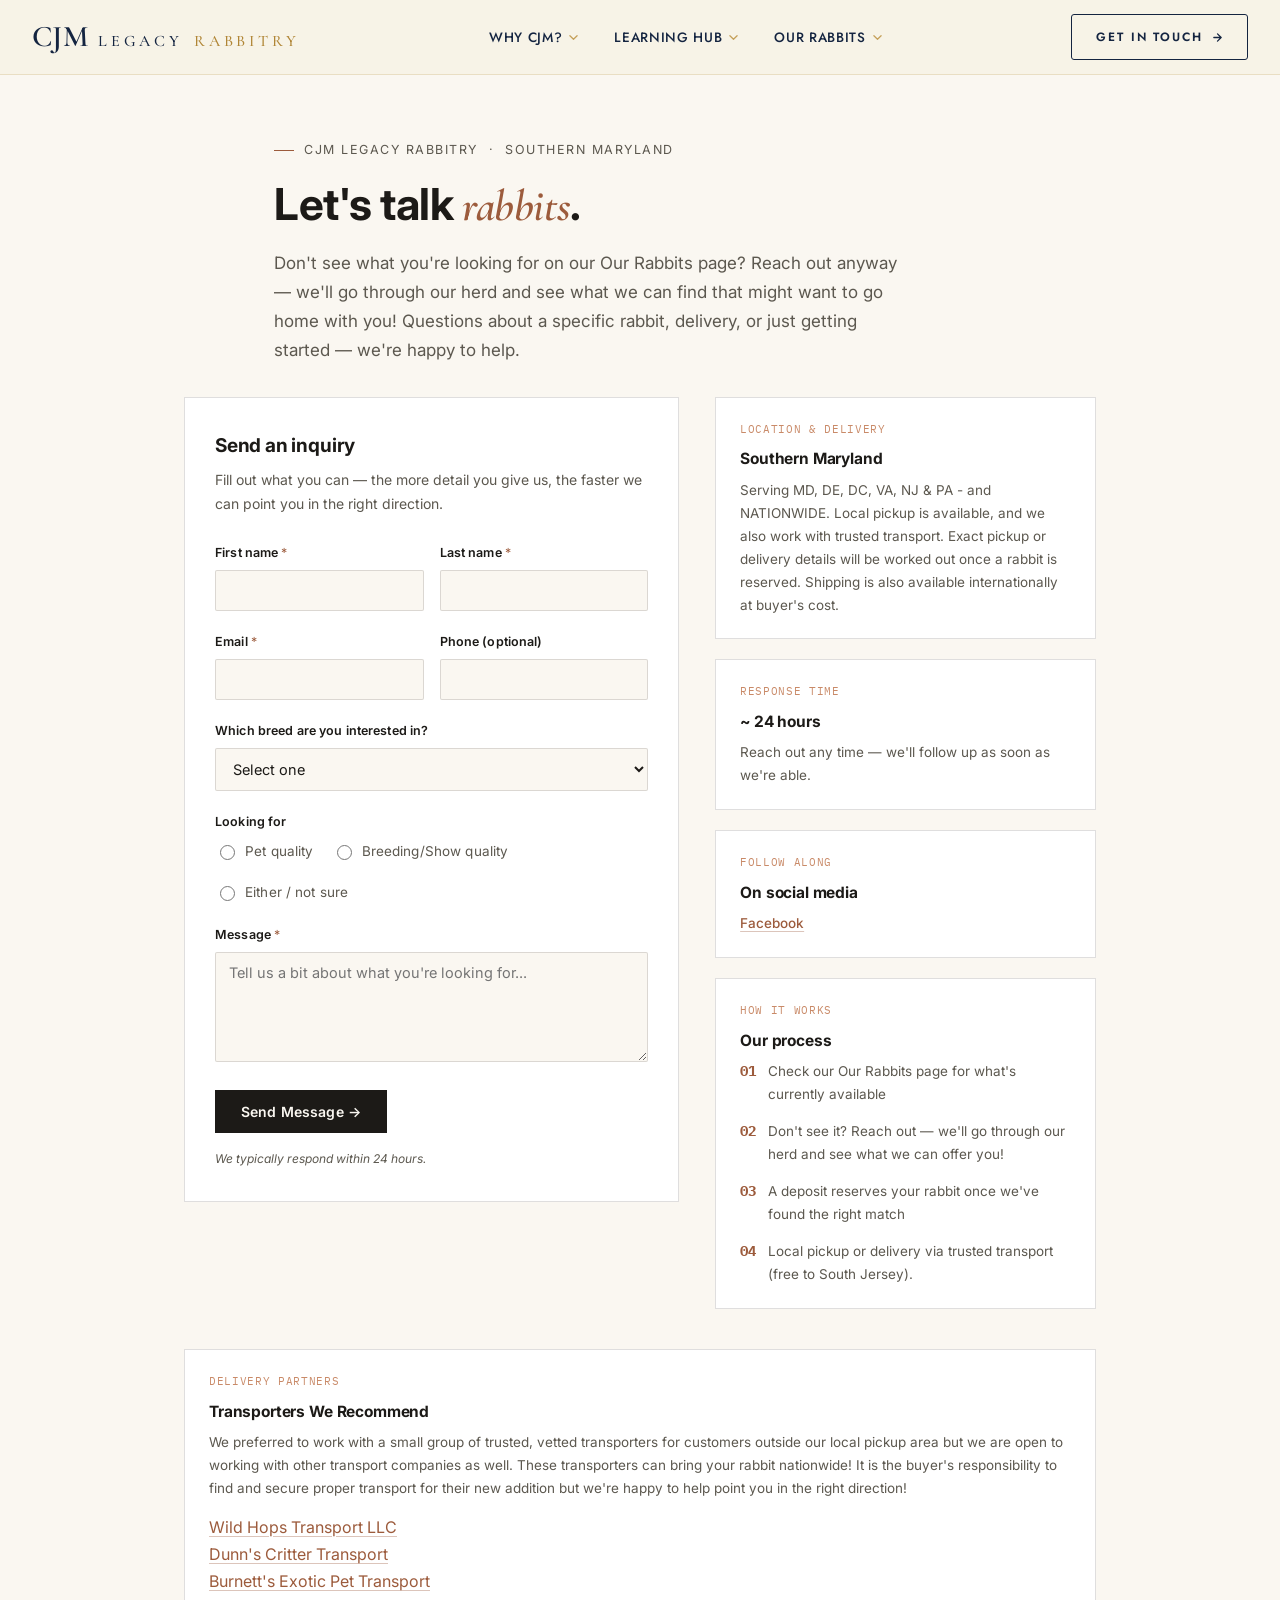
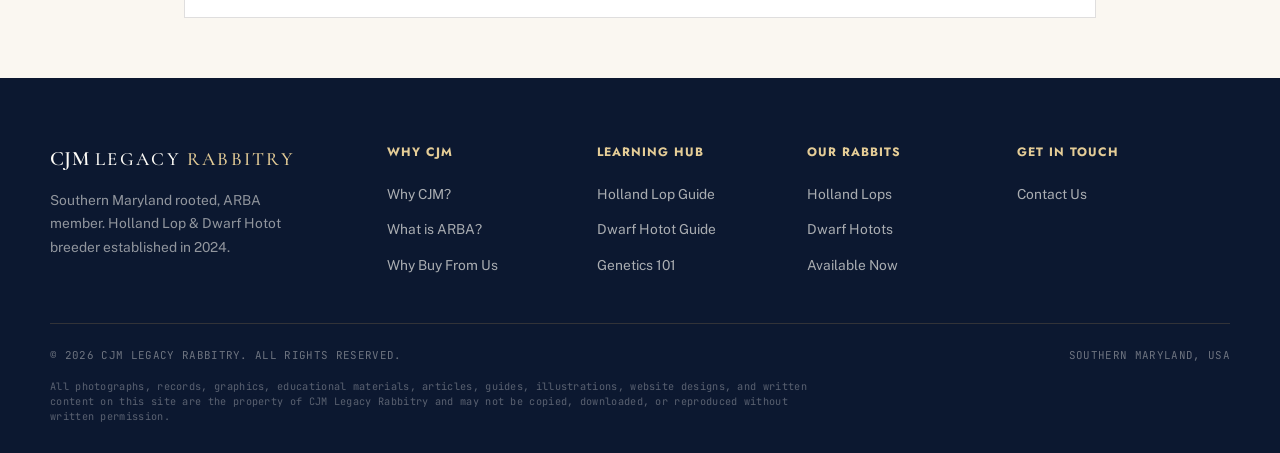
<file: get-in-touch.html>
<!DOCTYPE html>
<html lang="en">
<head>
<meta charset="UTF-8">
<meta name="viewport" content="width=device-width, initial-scale=1.0">
<title>Contact Us | CJM Legacy Rabbitry</title>
<meta name="description" content="Get in touch with CJM Legacy Rabbitry about Holland Lops and Dwarf Hotots — availability, delivery, and general questions.">
<link rel="canonical" href="https://cjmrabbitry.com/get-in-touch">
<meta property="og:type" content="website">
<meta property="og:site_name" content="CJM Legacy Rabbitry">
<meta property="og:title" content="Contact Us | CJM Legacy Rabbitry">
<meta property="og:description" content="Get in touch with CJM Legacy Rabbitry about Holland Lops and Dwarf Hotots — availability, delivery, and general questions.">
<meta property="og:image" content="https://cjmrabbitry.com/images/share-preview.jpg">
<meta name="twitter:card" content="summary_large_image">
<meta property="og:url" content="https://cjmrabbitry.com/get-in-touch">
<link rel="preconnect" href="https://fonts.googleapis.com">
<link rel="preconnect" href="https://fonts.gstatic.com" crossorigin>
<link href="https://fonts.googleapis.com/css2?family=Fraunces:ital,opsz,wght@0,9..144,300;0,9..144,400;0,9..144,500;0,9..144,600;0,9..144,700;1,9..144,400;1,9..144,500&family=Cormorant+Garamond:ital,wght@0,500;0,600;1,500;1,600&family=Public+Sans:ital,wght@0,300;0,400;0,500;0,600;0,700;1,400&family=Jost:wght@400;500;600;700&family=JetBrains+Mono:wght@400;500;600;700&display=swap" rel="stylesheet">
<link rel="stylesheet" href="css/site.css">

</head>
<body>

<div id="site-header"></div>

<!-- ============ PAGE CONTENT (from Webflow embed) ============ -->
<link rel="preconnect" href="https://fonts.googleapis.com">
<link rel="preconnect" href="https://fonts.gstatic.com" crossorigin>
<link href="https://fonts.googleapis.com/css2?family=Inter:wght@400;500;600;700&family=Cormorant+Garamond:ital,wght@1,500;1,600&family=IBM+Plex+Mono:wght@500;600&display=swap" rel="stylesheet">

<style>
  :root{
    --bg: #faf7f1;
    --panel: #ffffff;
    --ink: #1c1a17;
    --ink-soft: #5c584f;
    --accent: #9c5b3c;
    --accent-soft: #c98a68;
    --line: rgba(28,26,23,0.14);
    --mono: 'IBM Plex Mono', 'Courier New', monospace;
    --max: 780px;
  }
  *{box-sizing:border-box;}
  html{scroll-behavior:smooth;}
  body{
    margin:0;
    background:var(--bg);
    color:var(--ink);
    font-family:'Inter', -apple-system, sans-serif;
    font-weight:400;
    line-height:1.7;
    font-size:16px;
    -webkit-font-smoothing:antialiased;
  }
  .wrap{max-width:var(--max); margin:0 auto; padding:0 24px;}
  .wrap-wide{max-width:960px; margin:0 auto; padding:0 24px;}
  h1,h2,h3,h4{font-family:'Inter',sans-serif; color:var(--ink); font-weight:700; margin:0; letter-spacing:-0.01em;}
  em{font-family:'Cormorant Garamond', serif; font-style:italic; color:var(--accent); font-weight:600;}
  a{color:var(--accent); text-decoration:underline; text-decoration-color:rgba(156,91,60,0.35); text-underline-offset:3px;}
  a:hover{text-decoration-color:var(--accent);}
  p{margin:0 0 16px; color:var(--ink-soft);}
  p:last-child{margin-bottom:0;}
  strong{color:var(--ink); font-weight:600;}

  /* ---------- Top nav ---------- */
  nav.site{
    border-bottom:1px solid var(--line);
    background:var(--panel);
    position:sticky; top:0; z-index:20;
    transition:box-shadow 0.25s ease, border-color 0.25s ease;
  }
  nav.site.scrolled{
    box-shadow:0 6px 20px rgba(28,26,23,0.08);
    border-bottom-color:transparent;
  }
  nav.site .wrap-wide{
    display:flex; align-items:center; justify-content:space-between;
    padding:16px 24px;
  }
  nav.site .brand{
    display:flex; align-items:center; gap:9px;
    font-weight:700; font-size:15px; color:var(--ink); text-decoration:none;
    letter-spacing:-0.01em;
  }
  nav.site .brand .mark{
    width:30px; height:30px; border-radius:50%;
    object-fit:cover; flex:none;
    border:1px solid var(--line);
  }

  /* ---------- Dropdown ---------- */
  nav.site .has-dropdown{position:relative;}
  nav.site .has-dropdown > a{display:inline-flex; align-items:center; gap:4px;}
  nav.site .has-dropdown .chevron{
    width:9px; height:9px; transition:transform 0.2s ease;
  }
  nav.site .has-dropdown:hover .chevron,
  nav.site .has-dropdown:focus-within .chevron{transform:rotate(180deg);}
  nav.site .dropdown-panel{
    position:absolute; top:100%; left:0; margin-top:14px;
    background:var(--panel); border:1px solid var(--line);
    box-shadow:0 14px 28px rgba(28,26,23,0.12);
    min-width:190px; padding:8px;
    opacity:0; visibility:hidden; transform:translateY(-6px);
    transition:opacity 0.18s ease, transform 0.18s ease, visibility 0.18s;
  }
  nav.site .has-dropdown:hover .dropdown-panel,
  nav.site .has-dropdown:focus-within .dropdown-panel{
    opacity:1; visibility:visible; transform:translateY(0);
  }
  nav.site .dropdown-panel a{
    display:block; padding:9px 12px; font-size:13.5px; font-weight:500;
    color:var(--ink-soft); text-decoration:none; border-radius:2px;
  }
  nav.site .dropdown-panel a::after{display:none;}
  nav.site .dropdown-panel a:hover{background:var(--bg); color:var(--accent);}
  nav.site .dropdown-panel .more{
    border-top:1px solid var(--line); margin-top:4px; padding-top:9px;
    color:var(--accent-soft); font-style:italic;
  }

  /* Mobile sub-items */
  nav.site .mobile-sub{display:flex; flex-direction:column;}
  nav.site .mobile-sub a{
    padding:12px 24px 12px 40px !important;
    font-size:13.5px !important; color:var(--ink-soft);
    border-bottom:1px solid var(--line);
  }
  nav.site .mobile-sub .more{font-style:italic; color:var(--accent-soft);}
  nav.site .links{display:flex; gap:26px; flex-wrap:wrap;}
  nav.site .links a{
    position:relative;
    font-size:13.5px; color:var(--ink-soft); text-decoration:none; font-weight:500;
    padding-bottom:3px;
  }
  nav.site .links a::after{
    content:"";
    position:absolute; left:0; bottom:0;
    width:0; height:2px; background:var(--accent);
    transition:width 0.2s ease;
  }
  nav.site .links a:hover::after, nav.site .links a.current::after{width:100%;}
  nav.site .links a:hover, nav.site .links a.current{color:var(--accent);}
  nav.site .links a.cta::after{display:none;}
  nav.site .links a.cta{
    background:var(--accent); color:#fff !important; padding:8px 16px;
    border-radius:3px; font-weight:600;
    transition:background 0.2s ease, transform 0.2s ease, box-shadow 0.2s ease;
  }
  nav.site .links a.cta:hover{
    background:var(--ink);
    transform:translateY(-1px);
    box-shadow:0 6px 14px rgba(28,26,23,0.22);
  }

  nav.site .burger{
    display:none;
    background:none; border:none; cursor:pointer;
    width:32px; height:32px; padding:0;
    position:relative;
  }
  nav.site .burger span{
    display:block; position:absolute; left:4px; right:4px; height:2px;
    background:var(--ink); border-radius:2px;
    transition:transform 0.25s ease, opacity 0.25s ease, top 0.25s ease;
  }
  nav.site .burger span:nth-child(1){top:10px;}
  nav.site .burger span:nth-child(2){top:16px;}
  nav.site .burger span:nth-child(3){top:22px;}
  nav.site.open .burger span:nth-child(1){top:16px; transform:rotate(45deg);}
  nav.site.open .burger span:nth-child(2){opacity:0;}
  nav.site.open .burger span:nth-child(3){top:16px; transform:rotate(-45deg);}

  nav.site .mobile-links{display:none;}

  @media (max-width:680px){
    nav.site .links{display:none;}
    nav.site .burger{display:block;}
    nav.site .mobile-links{
      display:flex; flex-direction:column;
      max-height:0; overflow:hidden;
      border-top:1px solid transparent;
      transition:max-height 0.3s ease, border-color 0.3s ease;
    }
    nav.site.open .mobile-links{
      max-height:320px;
      border-top-color:var(--line);
    }
    nav.site .mobile-links a{
      padding:14px 24px;
      font-size:14.5px; color:var(--ink-soft); text-decoration:none; font-weight:500;
      border-bottom:1px solid var(--line);
    }
    nav.site .mobile-links a.current{color:var(--accent);}
    nav.site .mobile-links a.cta{color:var(--accent); font-weight:700;}
  }

  /* ---------- Hero ---------- */
  header.hero{padding:64px 0 32px;}
  header.hero .kicker{
    display:flex; align-items:center; gap:10px;
    font-size:12.5px; letter-spacing:0.12em; text-transform:uppercase;
    color:var(--ink-soft); margin-bottom:18px;
  }
  header.hero .kicker::before{content:"";width:20px;height:1px;background:var(--accent);display:inline-block;}
  header.hero h1{font-size:clamp(30px,5vw,44px); line-height:1.15; margin-bottom:18px;}
  header.hero .sub{font-size:17px; color:var(--ink-soft); max-width:640px;}

  /* ---------- Layout ---------- */
  main{padding-bottom:60px;}
  .contact-grid{
    max-width:960px; margin:0 auto; padding:0 24px;
    display:grid; grid-template-columns:1.3fr 1fr; gap:36px;
    align-items:start;
  }
  @media (max-width:760px){
    .contact-grid{grid-template-columns:1fr;}
  }

  /* ---------- Form panel ---------- */
  .form-panel{
    background:var(--panel); border:1px solid var(--line);
    padding:32px 30px;
  }
  .form-panel h2{font-size:19px; margin-bottom:6px;}
  .form-panel .lede{font-size:14px; margin-bottom:26px;}

  .field{margin-bottom:20px;}
  .field label{
    display:block; font-size:12.5px; font-weight:600; color:var(--ink);
    margin-bottom:7px; letter-spacing:0.01em;
  }
  .field .req{color:var(--accent); font-weight:400;}
  .field input[type="text"],
  .field input[type="email"],
  .field input[type="tel"],
  .field select,
  .field textarea{
    width:100%; font-family:'Inter',sans-serif; font-size:14.5px; color:var(--ink);
    background:var(--bg); border:1px solid var(--line); padding:11px 13px;
    border-radius:2px; outline:none;
    transition:border-color 0.15s ease;
  }
  .field input:focus, .field select:focus, .field textarea:focus{
    border-color:var(--accent);
  }
  .field textarea{resize:vertical; min-height:110px; font-family:'Inter',sans-serif;}
  .field-row{display:grid; grid-template-columns:1fr 1fr; gap:16px;}
  @media (max-width:480px){.field-row{grid-template-columns:1fr;}}

  .radio-group{display:flex; gap:18px; flex-wrap:wrap; margin-top:2px;}
  .radio-group label{
    display:flex; align-items:center; gap:7px;
    font-size:13.5px; font-weight:400; color:var(--ink-soft);
    margin-bottom:0; cursor:pointer;
  }
  .radio-group input{accent-color:var(--accent); width:15px; height:15px;}

  .submit-btn{
    display:inline-flex; align-items:center; gap:8px;
    background:var(--ink); color:var(--bg);
    font-family:'Inter',sans-serif; font-weight:600; font-size:14px;
    border:none; padding:13px 26px; cursor:pointer;
    text-decoration:none; letter-spacing:0.01em;
    transition:background 0.15s ease;
  }
  .submit-btn:hover{background:var(--accent);}

  .form-note{
    margin-top:16px; font-size:12px; color:var(--ink-soft); font-style:italic;
  }

  /* ---------- Info panel ---------- */
  .info-panel{display:flex; flex-direction:column; gap:20px;}
  .info-card{
    background:var(--panel); border:1px solid var(--line); padding:22px 24px;
  }
  .info-card .label{
    font-family:var(--mono); font-size:11px; letter-spacing:0.06em; text-transform:uppercase;
    color:var(--accent-soft); margin-bottom:8px; display:block;
  }
  .info-card h3{font-size:15.5px; margin-bottom:6px;}
  .info-card p{font-size:13.5px; margin-bottom:0;}
  .info-card .socials{display:flex; gap:14px; margin-top:4px;}
  .info-card .socials a{font-size:13.5px; font-weight:500;}

  .process-list{list-style:none; margin:0; padding:0;}
  .process-list li{
    display:flex; gap:12px; margin-bottom:14px; font-size:13.5px; color:var(--ink-soft);
  }
  .process-list li:last-child{margin-bottom:0;}
  .process-list .n{
    font-family:var(--mono); font-weight:700; color:var(--accent); flex:none;
  }

  footer.sitefoot{
    padding:36px 0 56px; text-align:center;
    font-size:12.5px; color:var(--ink-soft);
    border-top:1px solid var(--line); margin-top:56px;
  }
</style>
<header class="hero">
  <div class="wrap">
    <div class="kicker">CJM Legacy Rabbitry &nbsp;&middot;&nbsp; Southern Maryland</div>
    <h1>Let's talk <em>rabbits</em>.</h1>
    <p class="sub">Don't see what you're looking for on our Our Rabbits page? Reach out anyway — we'll go through our herd and see what we can find that might want to go home with you! Questions about a specific rabbit, delivery, or just getting started — we're happy to help.</p>
  </div>
</header>

<main>
  <div class="contact-grid">

    <div class="form-panel">
      <h2>Send an inquiry</h2>
      <p class="lede">Fill out what you can — the more detail you give us, the faster we can point you in the right direction.</p>

    <form id="contactForm" action="https://api.web3forms.com/submit" method="POST">
      <input type="hidden" name="access_key" value="aa3b1fb2-4d4c-41f3-90c9-2d718f49795f">
      <input type="hidden" name="subject" value="New CJM Rabbitry Inquiry">
        <div class="field-row">
          <div class="field">
            <label for="fname">First name <span class="req">*</span></label>
            <input type="text" id="fname" name="first_name" required>
          </div>
          <div class="field">
            <label for="lname">Last name <span class="req">*</span></label>
            <input type="text" id="lname" name="last_name" required>
          </div>
        </div>

        <div class="field-row">
          <div class="field">
            <label for="email">Email <span class="req">*</span></label>
            <input type="email" id="email" name="email" required>
          </div>
          <div class="field">
            <label for="phone">Phone (optional)</label>
            <input type="tel" id="phone" name="phone">
          </div>
        </div>

        <div class="field">
          <label for="breed">Which breed are you interested in?</label>
          <select id="breed" name="breed_interest">
            <option value="">Select one</option>
            <option value="holland-lop">Holland Lop</option>
            <option value="dwarf-hotot">Dwarf Hotot</option>
            <option value="not-sure">Not sure yet</option>
            <option value="general">General question</option>
          </select>
        </div>

        <div class="field">
          <label>Looking for</label>
          <div class="radio-group">
            <label><input type="radio" name="quality" value="pet"> Pet quality</label>
            <label><input type="radio" name="quality" value="show"> Breeding/Show quality</label>
            <label><input type="radio" name="quality" value="either"> Either / not sure</label>
          </div>
        </div>

        <div class="field">
          <label for="message">Message <span class="req">*</span></label>
          <textarea id="message" name="message" required placeholder="Tell us a bit about what you're looking for..."></textarea>
        </div>

        <button type="submit" class="submit-btn">Send Message &rarr;</button>
        <p class="form-note">We typically respond within 24 hours.</p>
      </form>
    </div>

    <div class="info-panel">
      <div class="info-card">
        <span class="label">Location &amp; Delivery</span>
        <h3>Southern Maryland</h3>
        <p>Serving MD, DE, DC, VA, NJ &amp; PA - and NATIONWIDE. Local pickup is available, and we also work with trusted transport. Exact pickup or delivery details will be worked out once a rabbit is reserved. Shipping is also available internationally at buyer's cost.</p>
      </div>

      <div class="info-card">
        <span class="label">Response Time</span>
        <h3>~ 24 hours</h3>
        <p>Reach out any time — we'll follow up as soon as we're able.</p>
      </div>

      <div class="info-card">
        <span class="label">Follow Along</span>
        <h3>On social media</h3>
        <div class="socials">
    <a href="https://www.facebook.com/profile.php?id=61560399902600" target="_blank" rel="noopener noreferrer">Facebook</a>
        </div>
      </div>

      <div class="info-card">
        <span class="label">How It Works</span>
        <h3>Our process</h3>
        <ul class="process-list">
          <li><span class="n">01</span> Check our Our Rabbits page for what's currently available</li>
          <li><span class="n">02</span> Don't see it? Reach out — we'll go through our herd and see what we can offer you! </li>
          <li><span class="n">03</span> A deposit reserves your rabbit once we've found the right match</li>
          <li><span class="n">04</span> Local pickup or delivery via trusted transport (free to South Jersey).</li>
        </ul>
      </div>
    </div>

  </div>

  <div class="wrap-wide" style="max-width:960px; margin:40px auto 0; padding:0 24px;">
    <div class="info-card">
      <span class="label">Delivery Partners</span>
      <h3>Transporters We Recommend</h3>
      <p>We preferred to work with a small group of trusted, vetted transporters for customers outside our local pickup area but we are open to working with other transport companies as well. These transporters can bring your rabbit nationwide! It is the buyer's responsibility to find and secure proper transport for their new addition but we're happy to help point you in the right direction! </p>
      <ul class="process-list" style="margin-top:14px;">
         <a href="https://www.facebook.com/p/Wild-Hops-Transport-LLC-100087345488659/" target="_blank" rel="noopener">
  Wild Hops Transport LLC<br>
 <a href="https://www.facebook.com/groups/1922583594847684/" target="_blank" rel="noopener">
  Dunn's Critter Transport<br>
    <a href="https://www.burnettexotics.com/transports" target="_blank" rel="noopener">
 Burnett's Exotic Pet Transport
</a>
      </ul>
    </div>
  </div>
</main>

<script>
  (function(){
    var nav = document.getElementById('siteNav');
    var burger = document.getElementById('navBurger');
    if(!nav || !burger) return;
    function onScroll(){
      if(window.scrollY > 8){ nav.classList.add('scrolled'); }
      else{ nav.classList.remove('scrolled'); }
    }
    window.addEventListener('scroll', onScroll, {passive:true});
    onScroll();
    burger.addEventListener('click', function(){
      var isOpen = nav.classList.toggle('open');
      burger.setAttribute('aria-expanded', isOpen ? 'true' : 'false');
      burger.setAttribute('aria-label', isOpen ? 'Close menu' : 'Open menu');
    });
    nav.querySelectorAll('.mobile-links a').forEach(function(link){
      link.addEventListener('click', function(){
        nav.classList.remove('open');
        burger.setAttribute('aria-expanded', 'false');
        burger.setAttribute('aria-label', 'Open menu');
      });
    });
  })();
</script>
<!-- ============ END PAGE CONTENT ============ -->


<div id="site-footer"></div>
<script src="js/layout.js"></script>
</body>
</html>
</file>
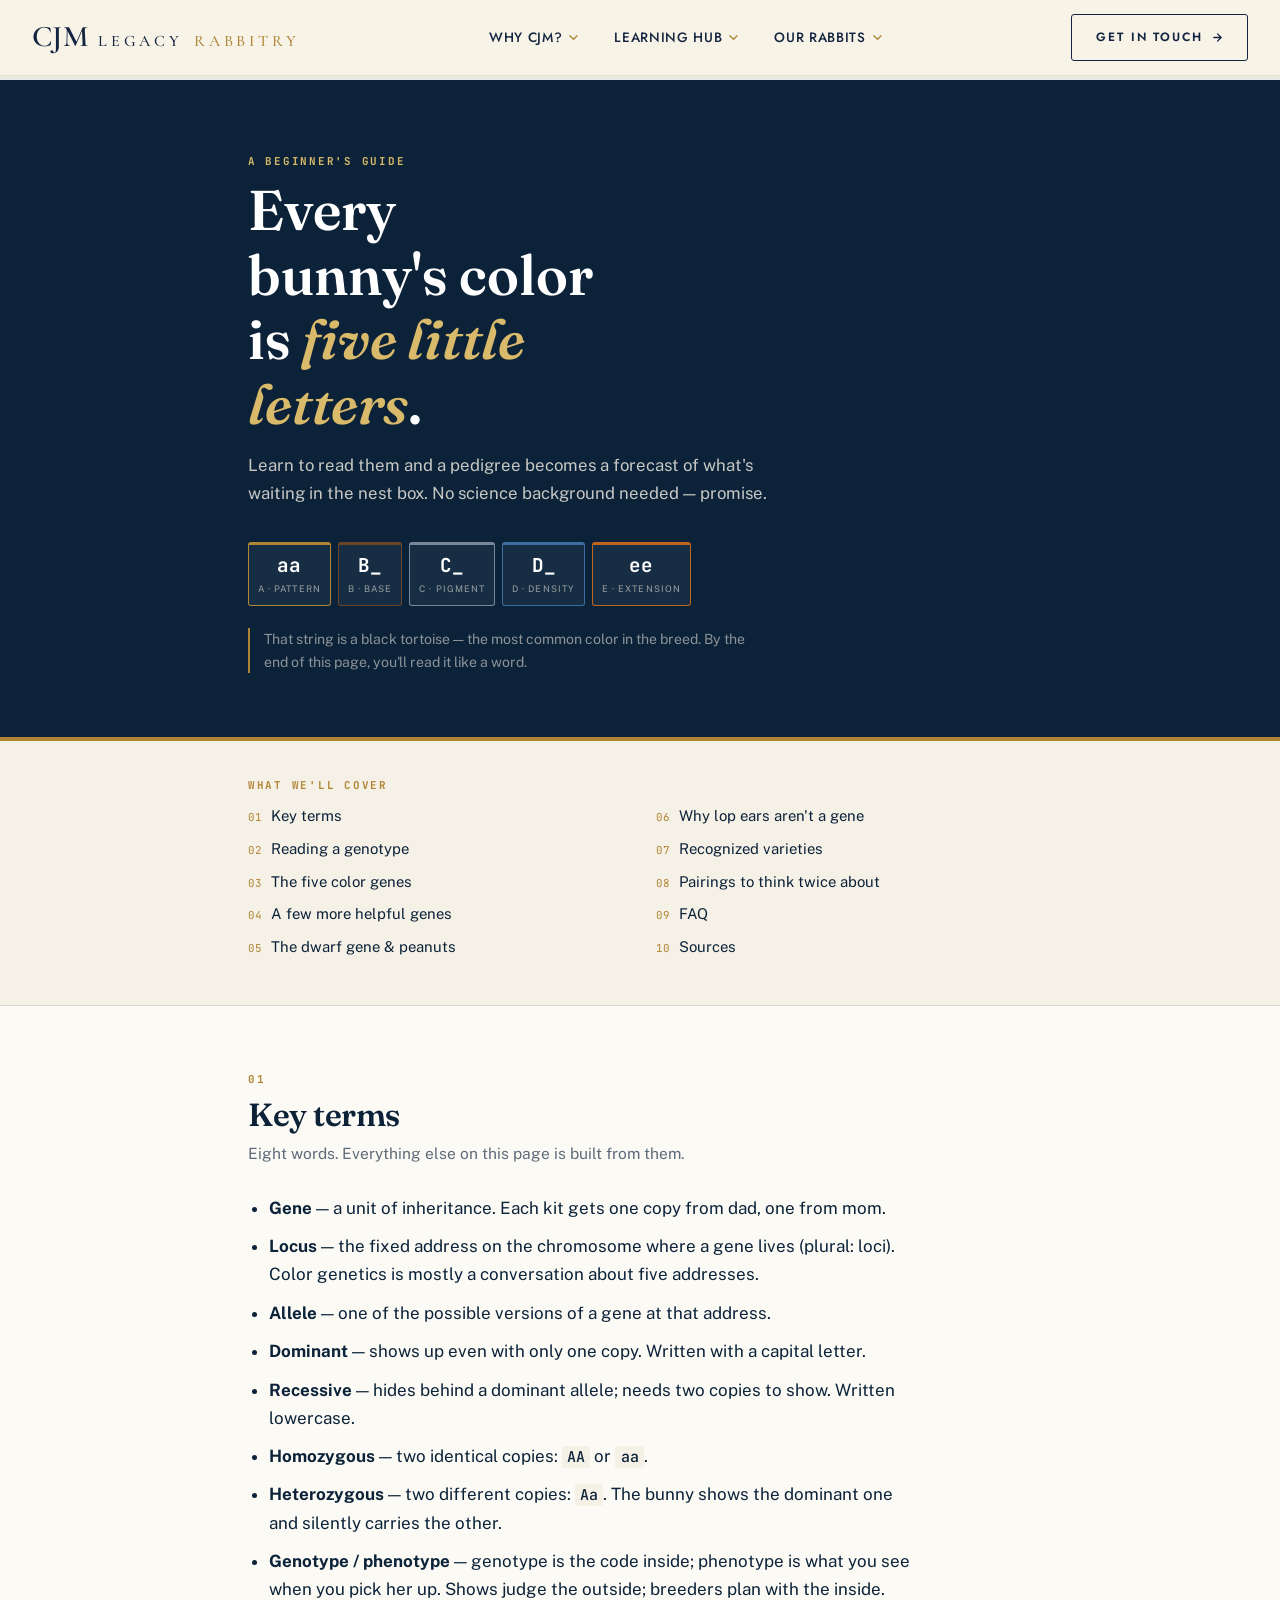
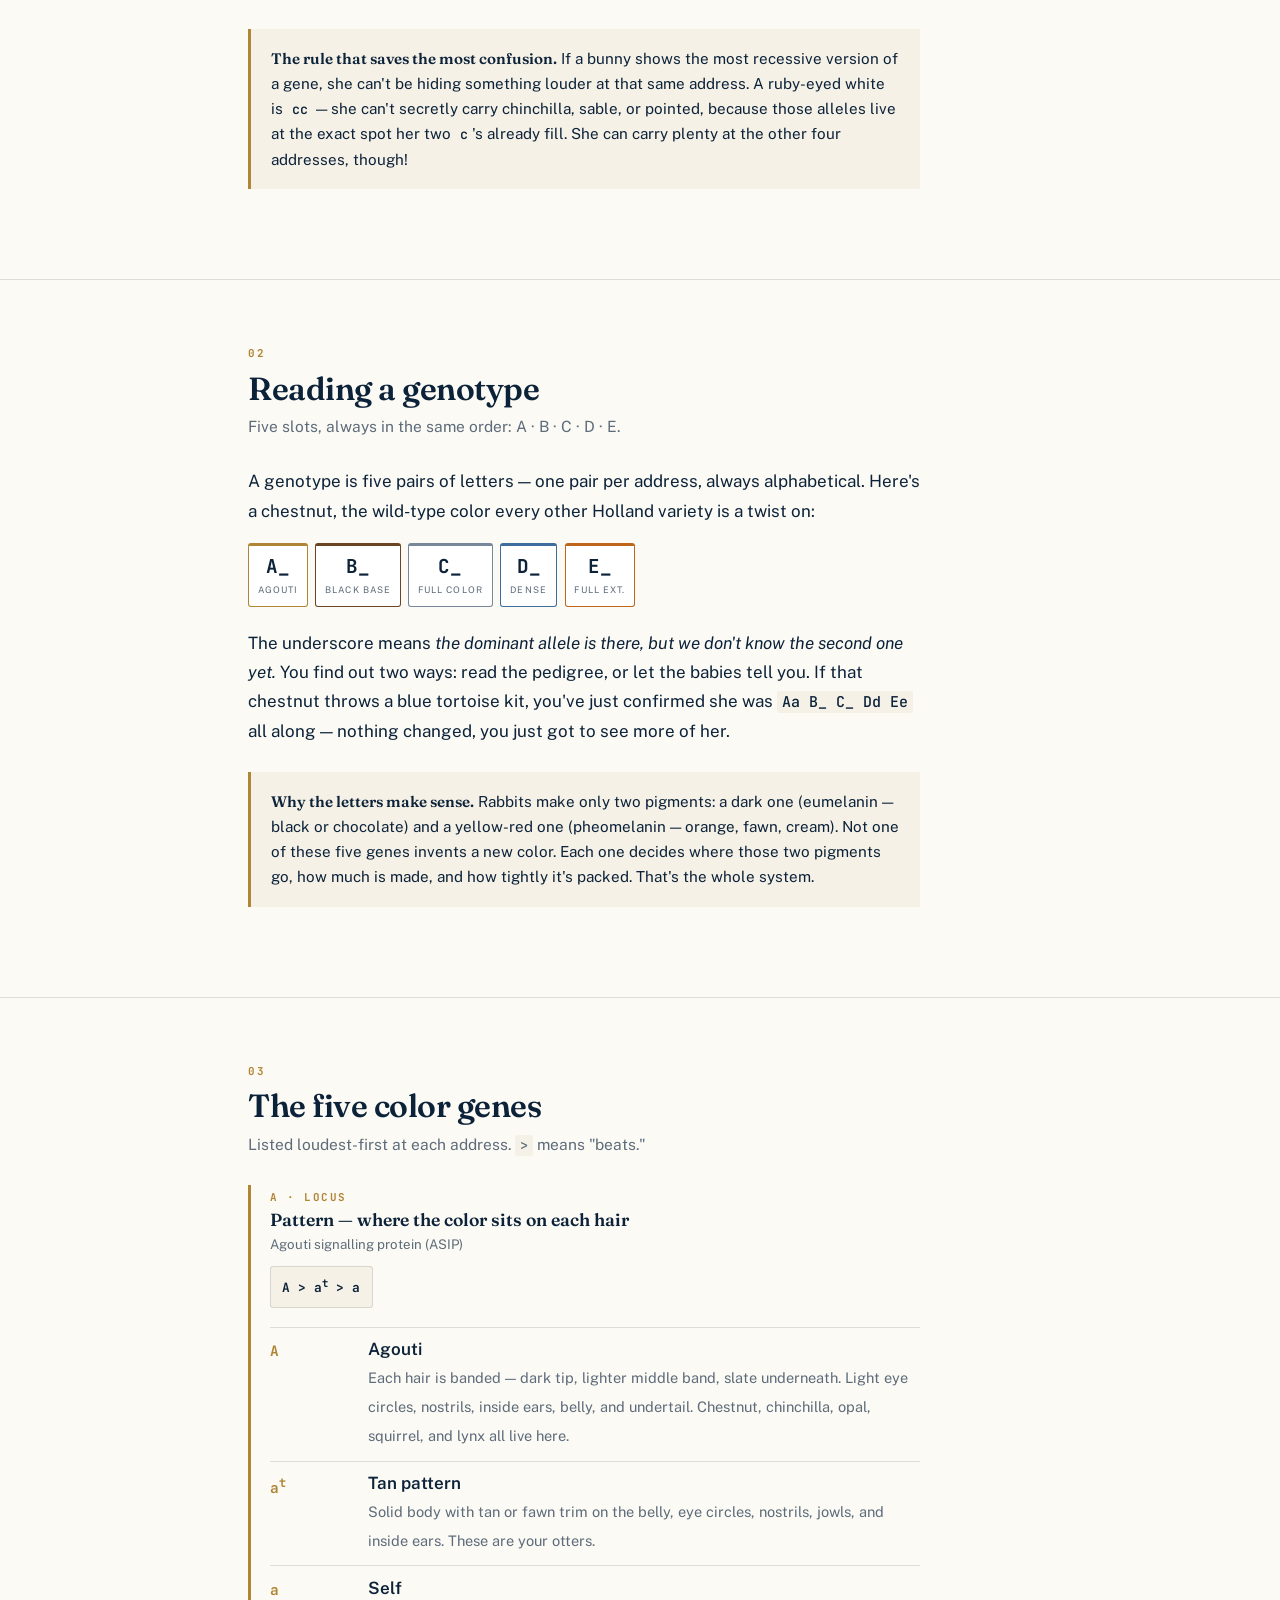
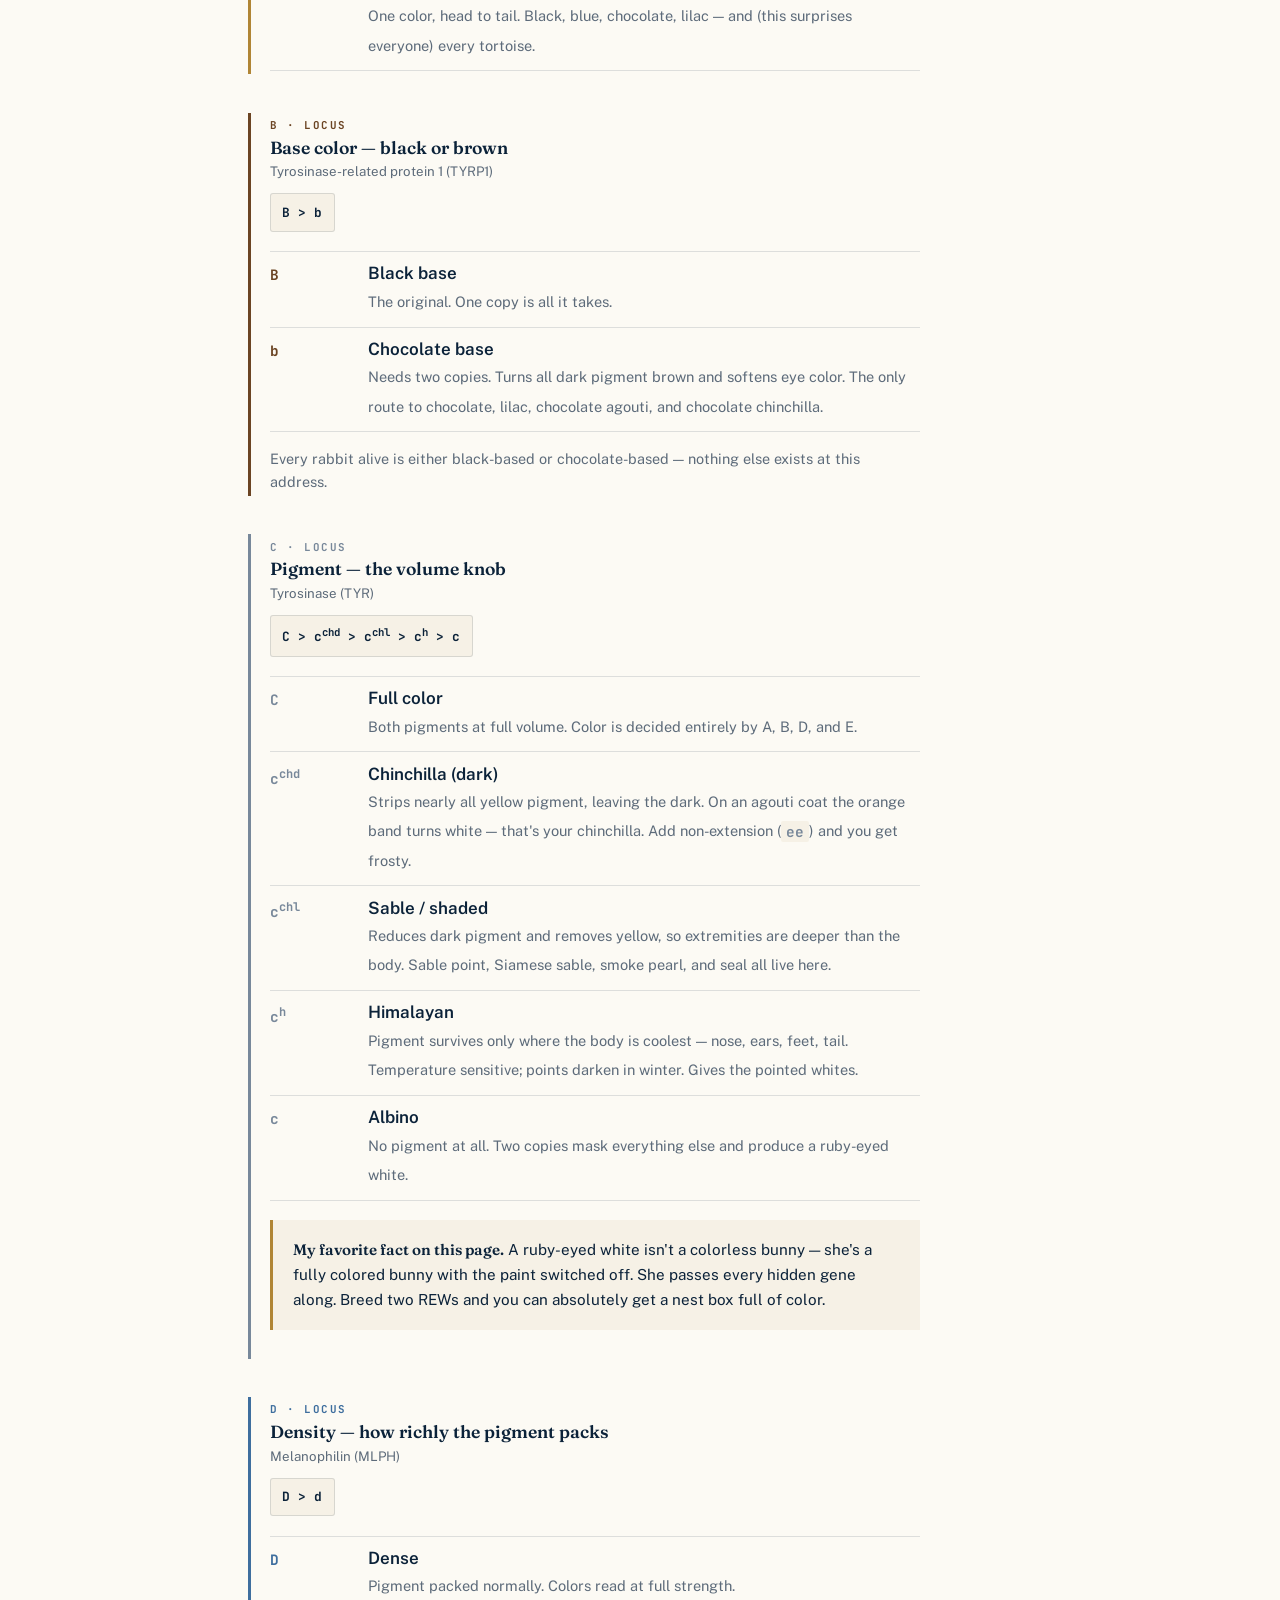
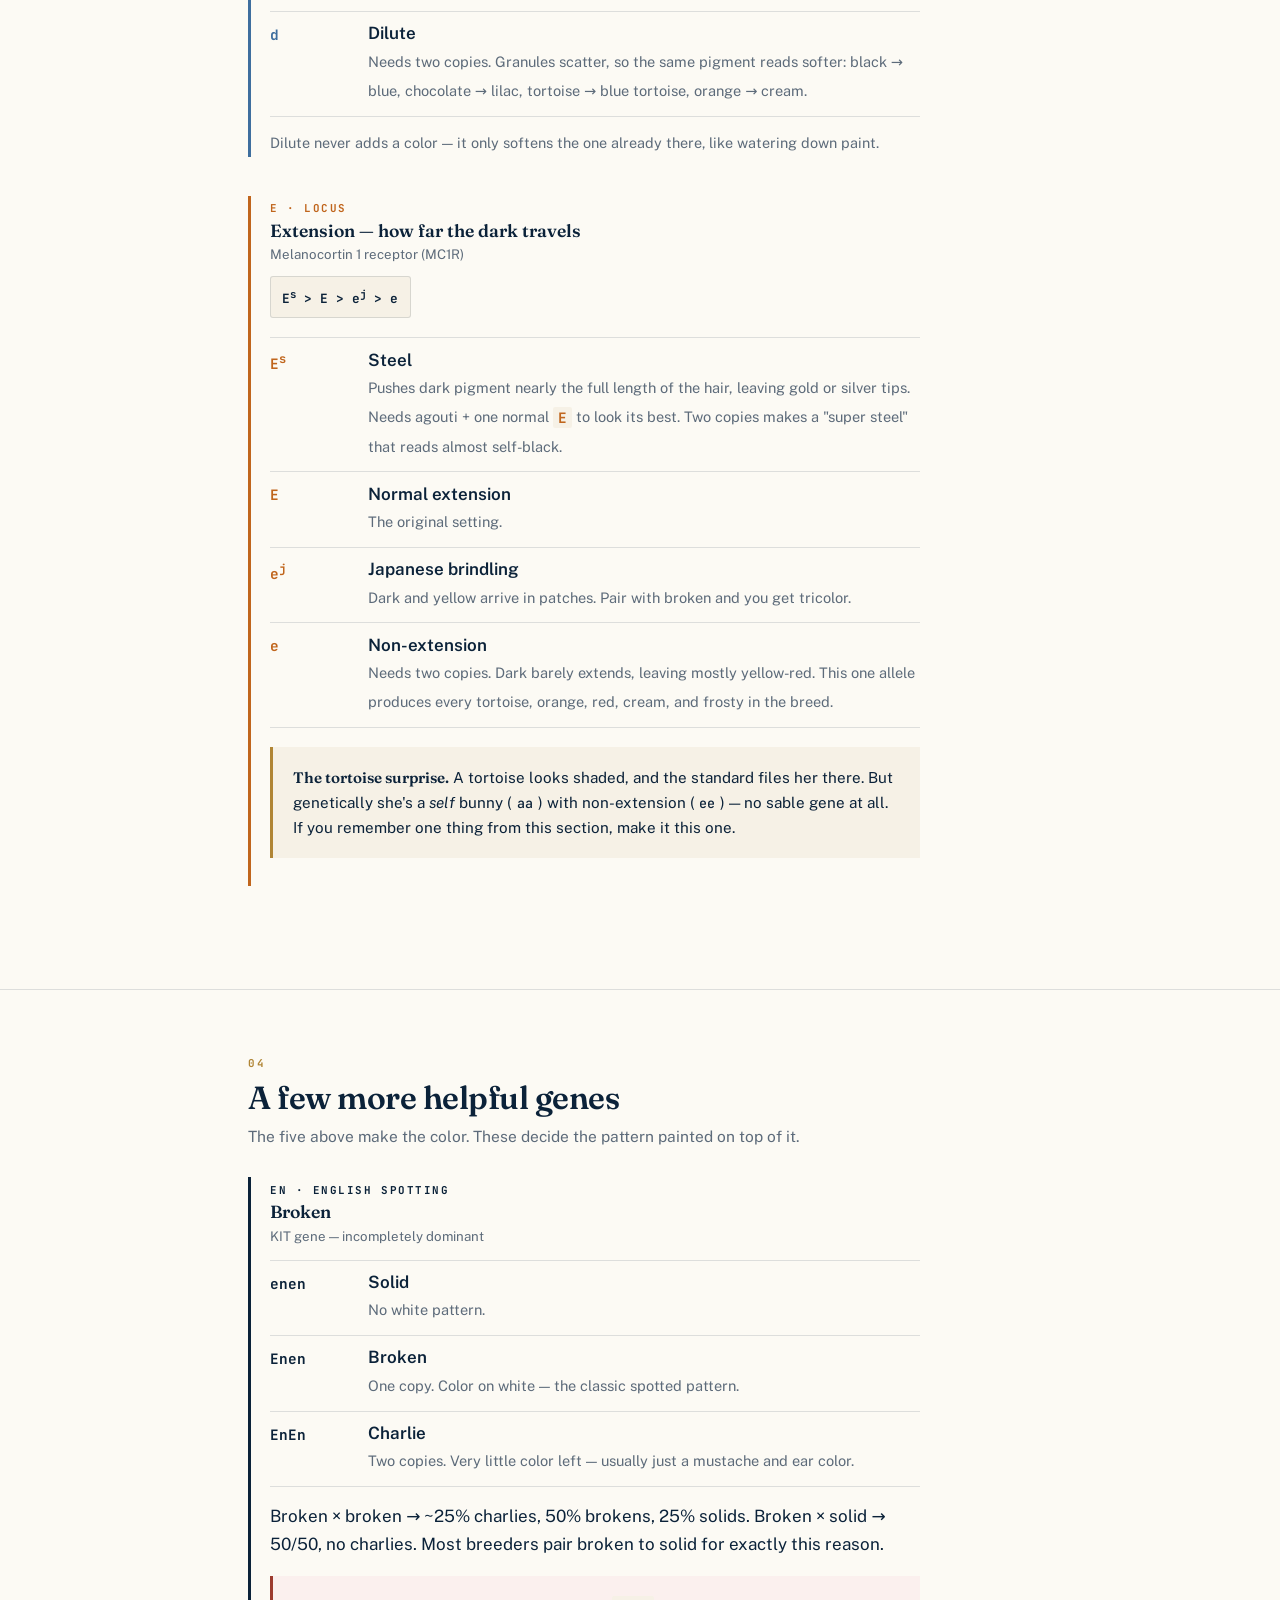
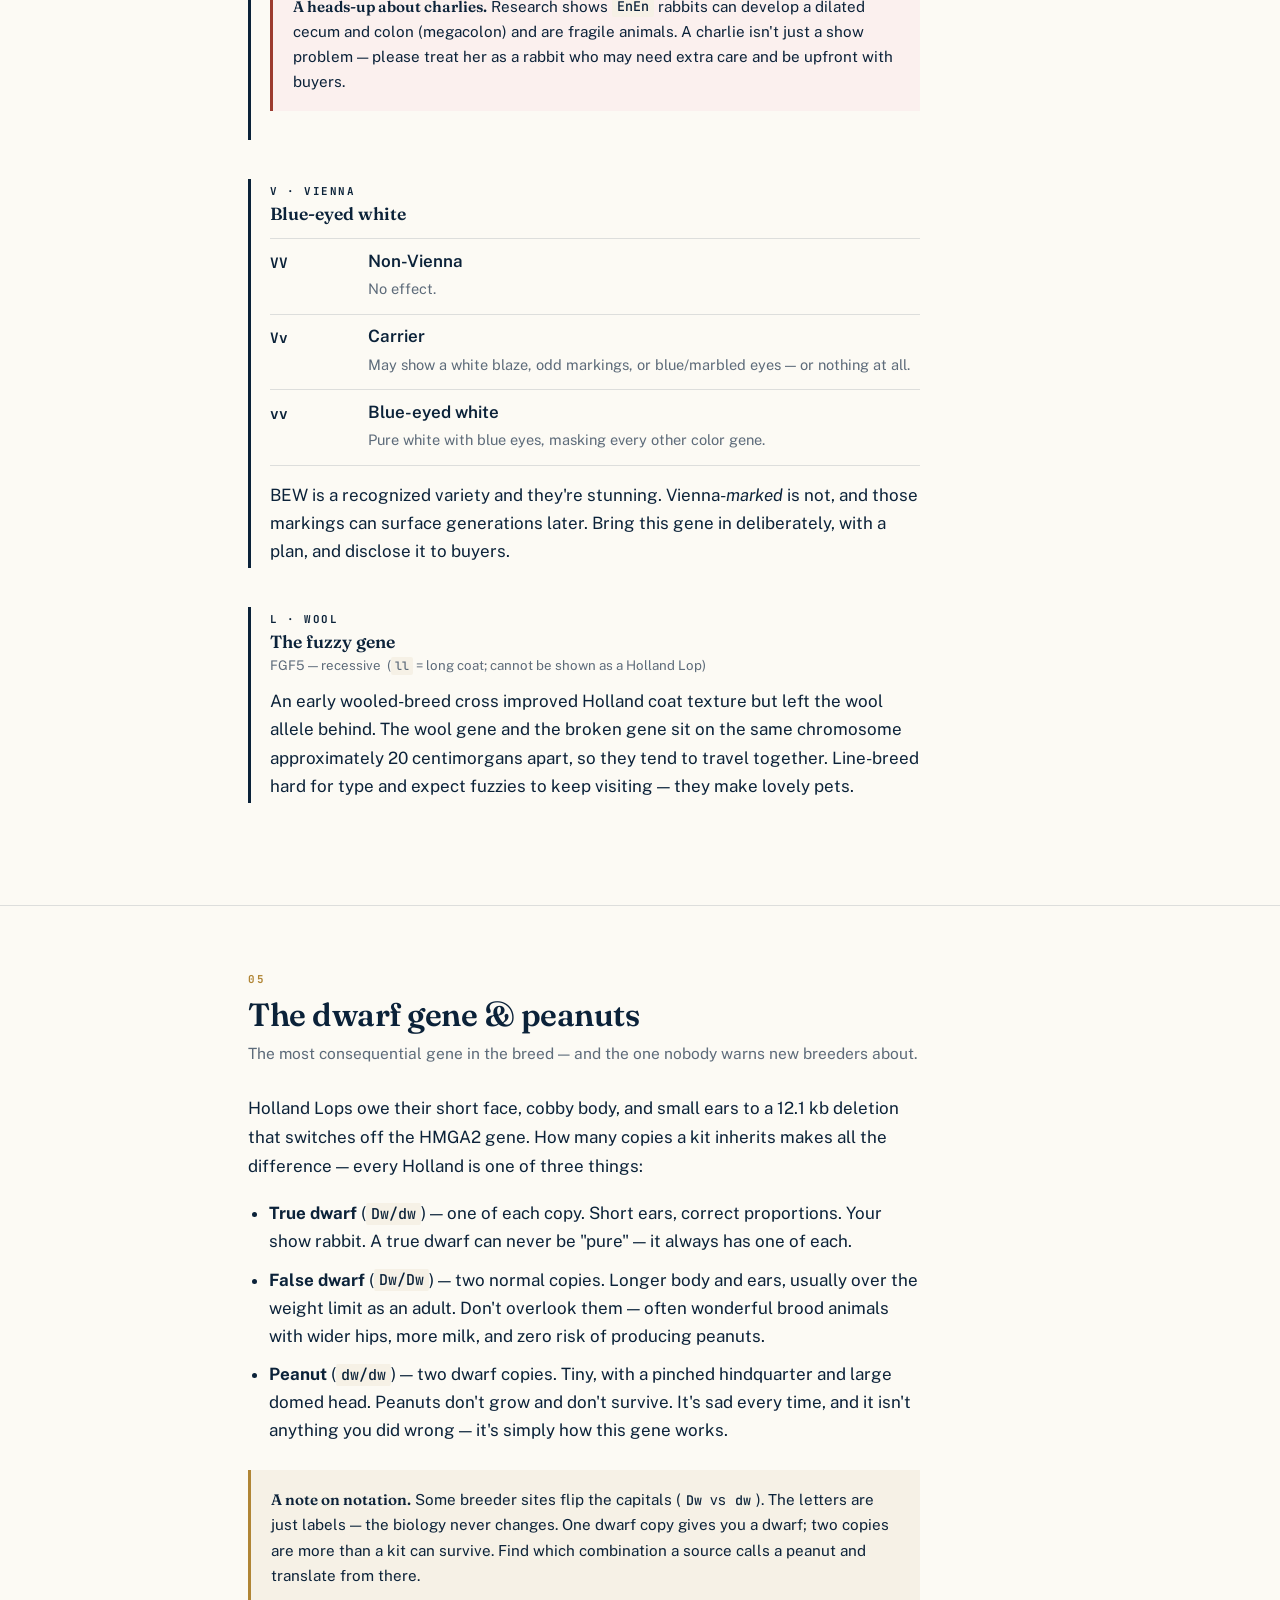
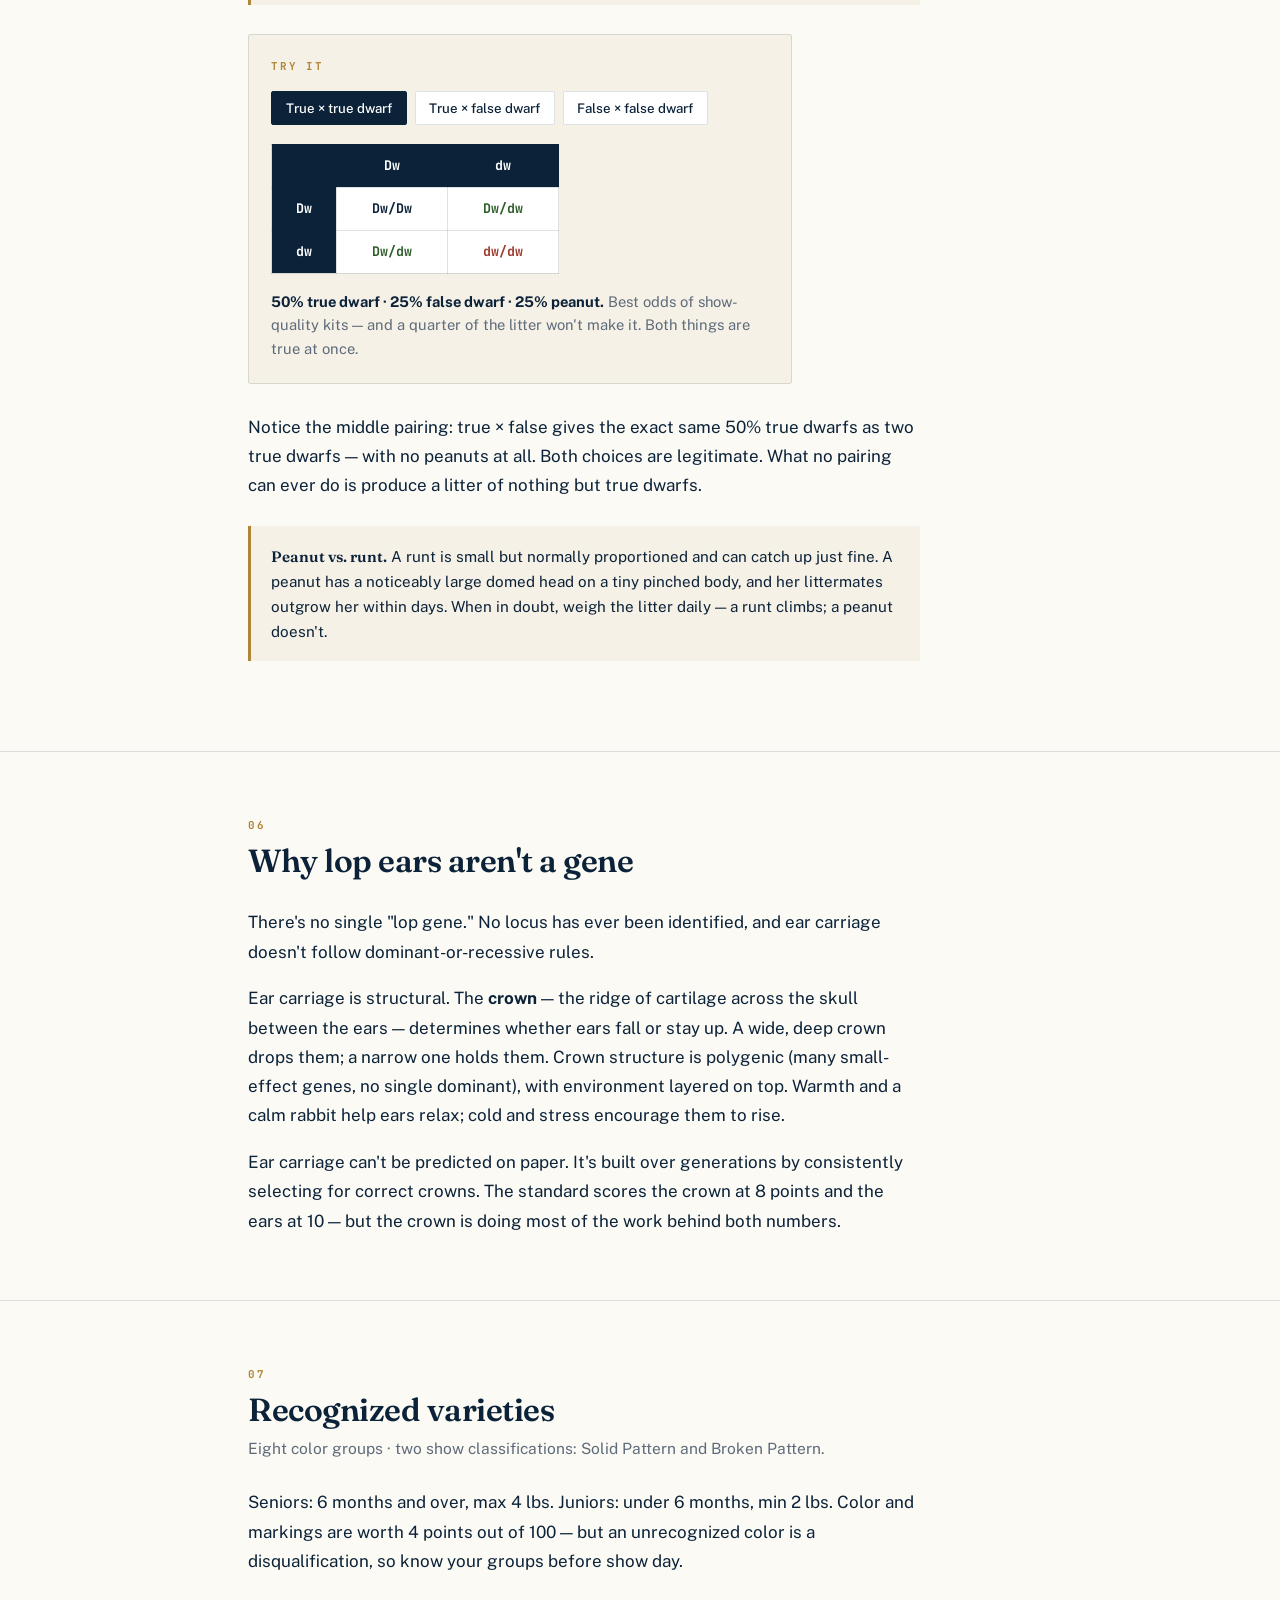
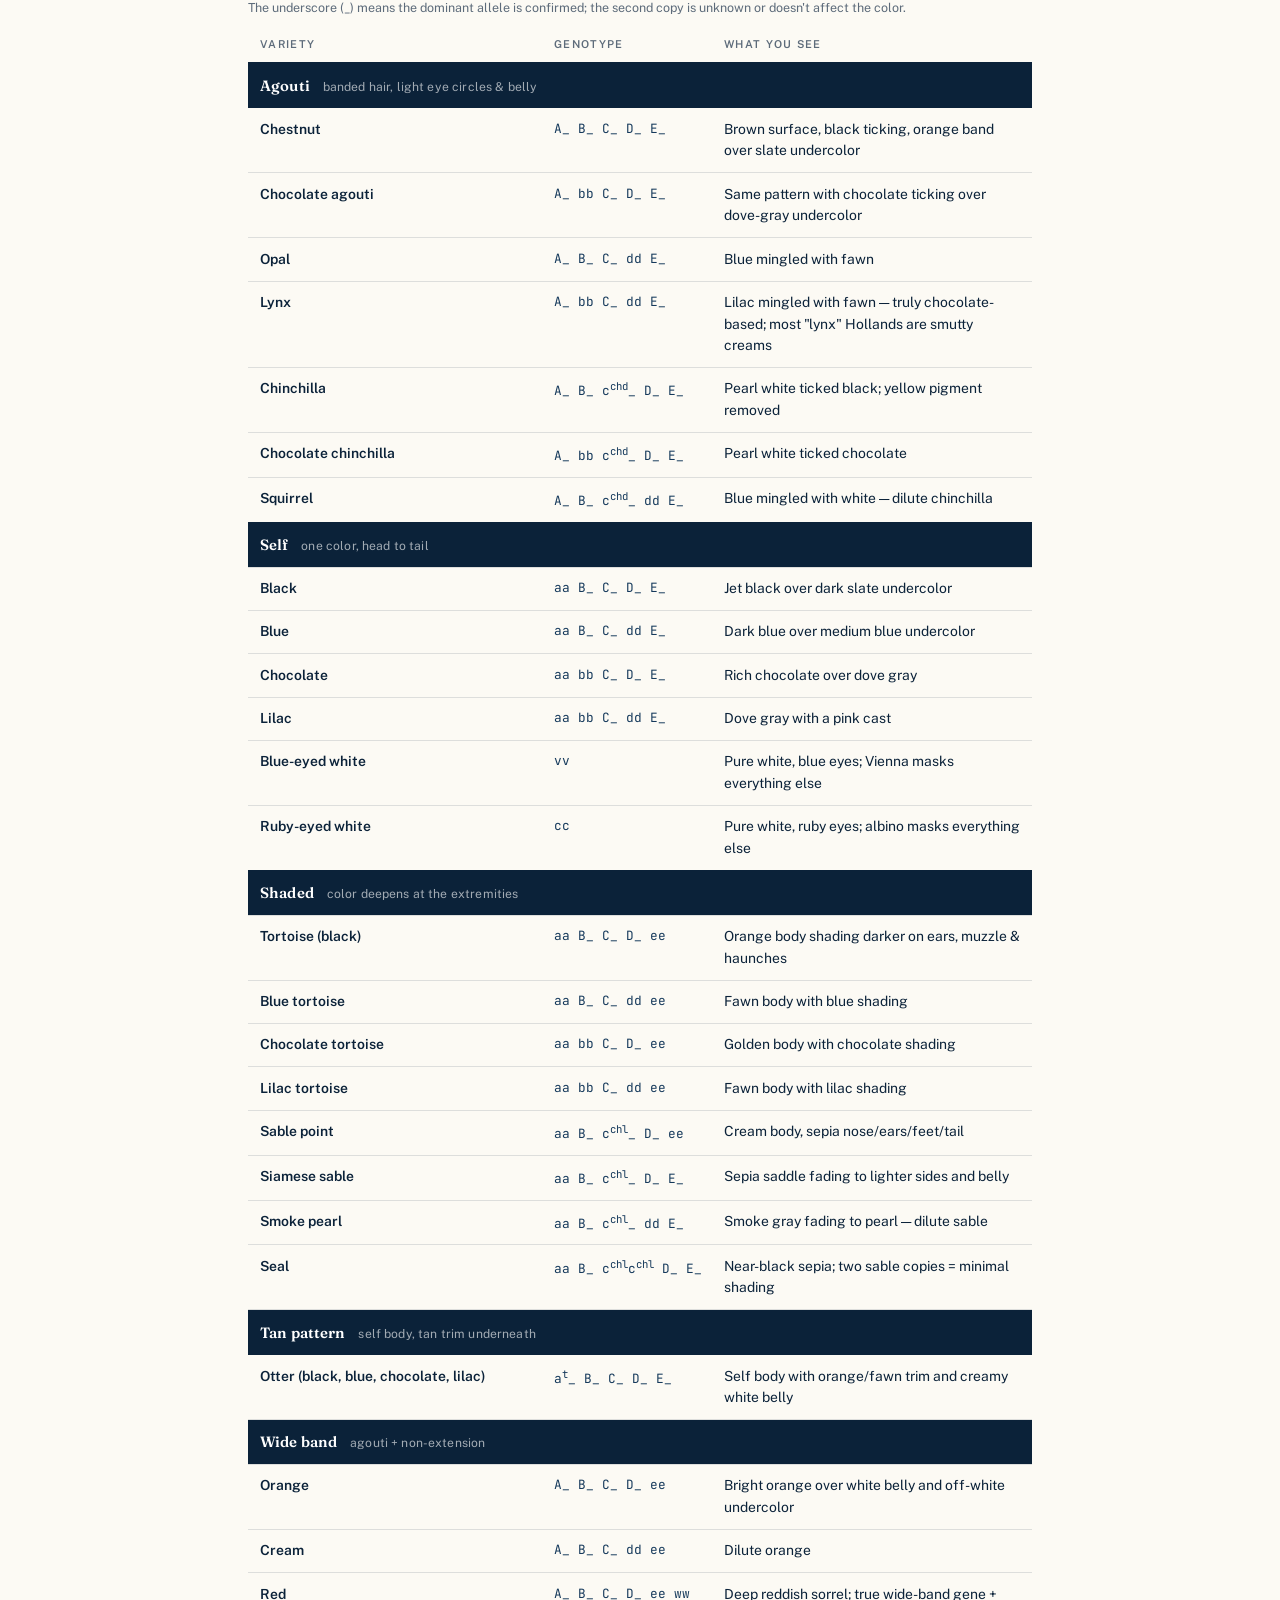
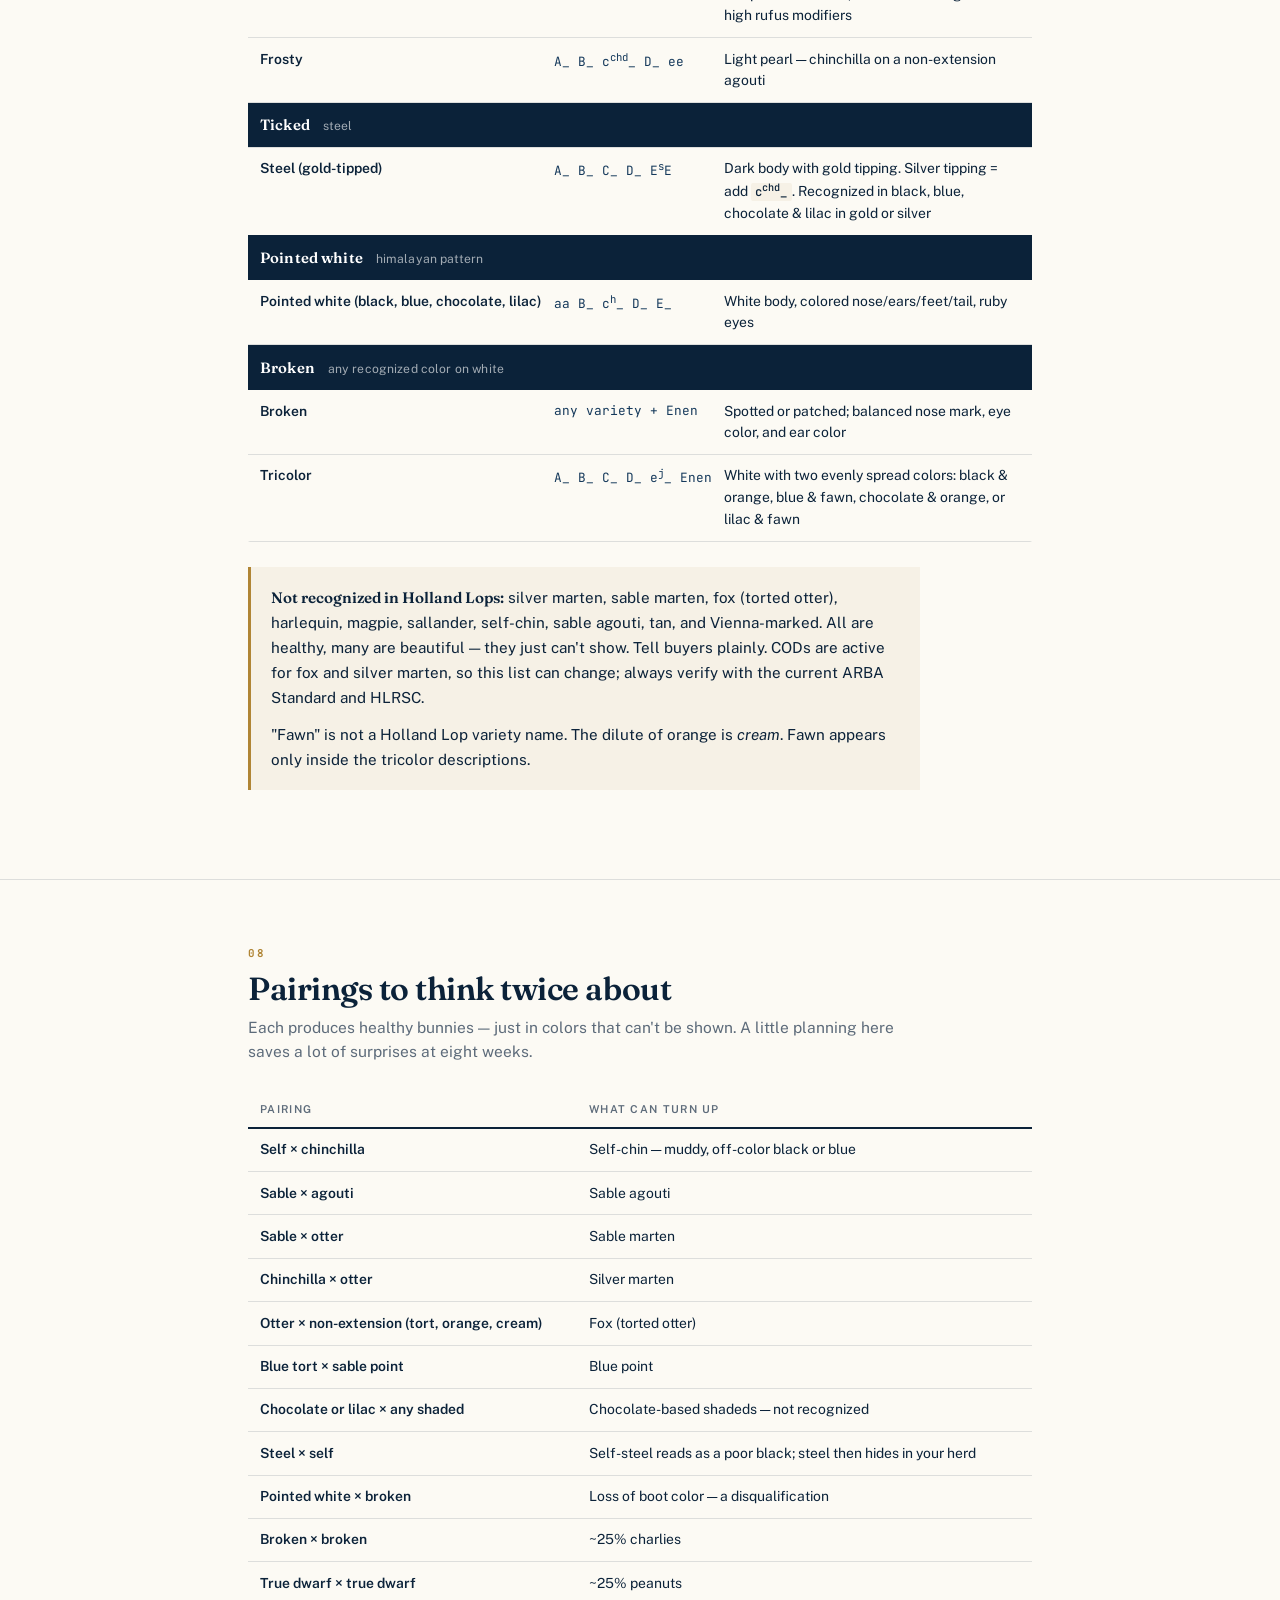
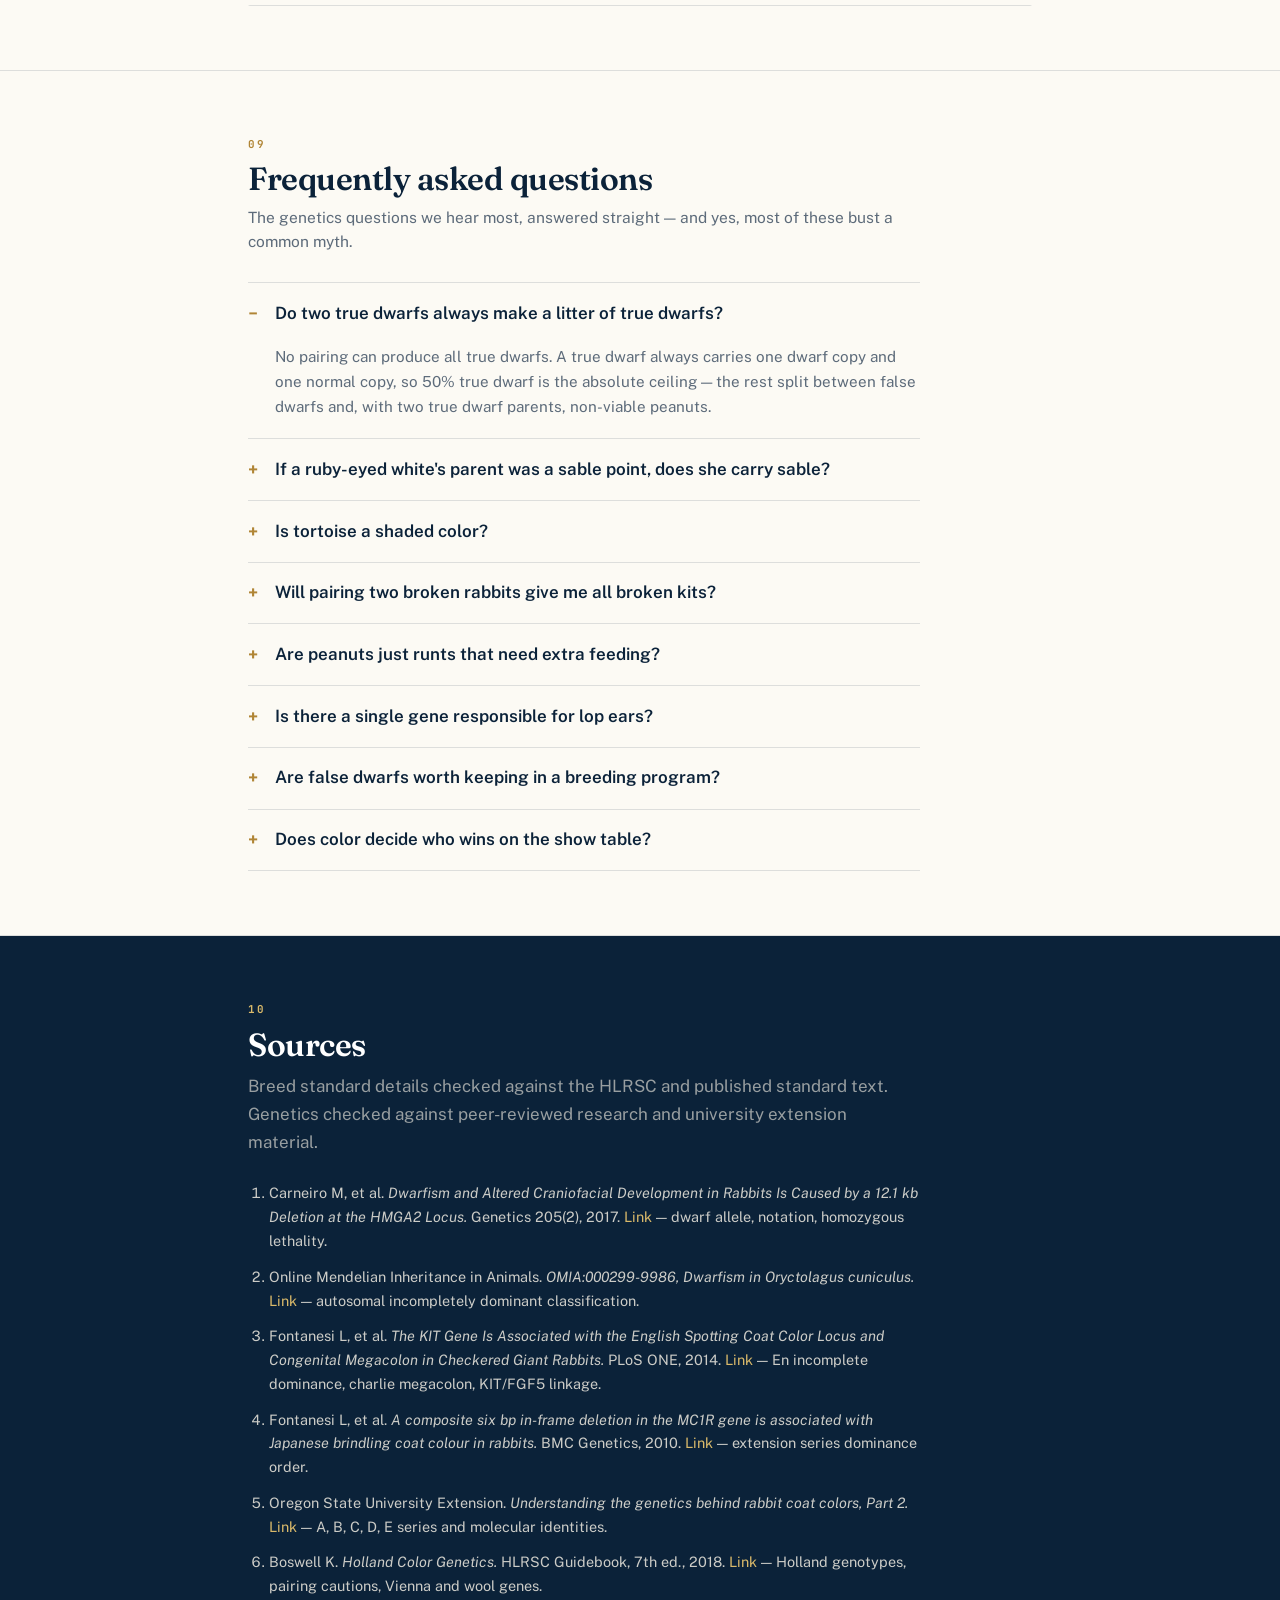
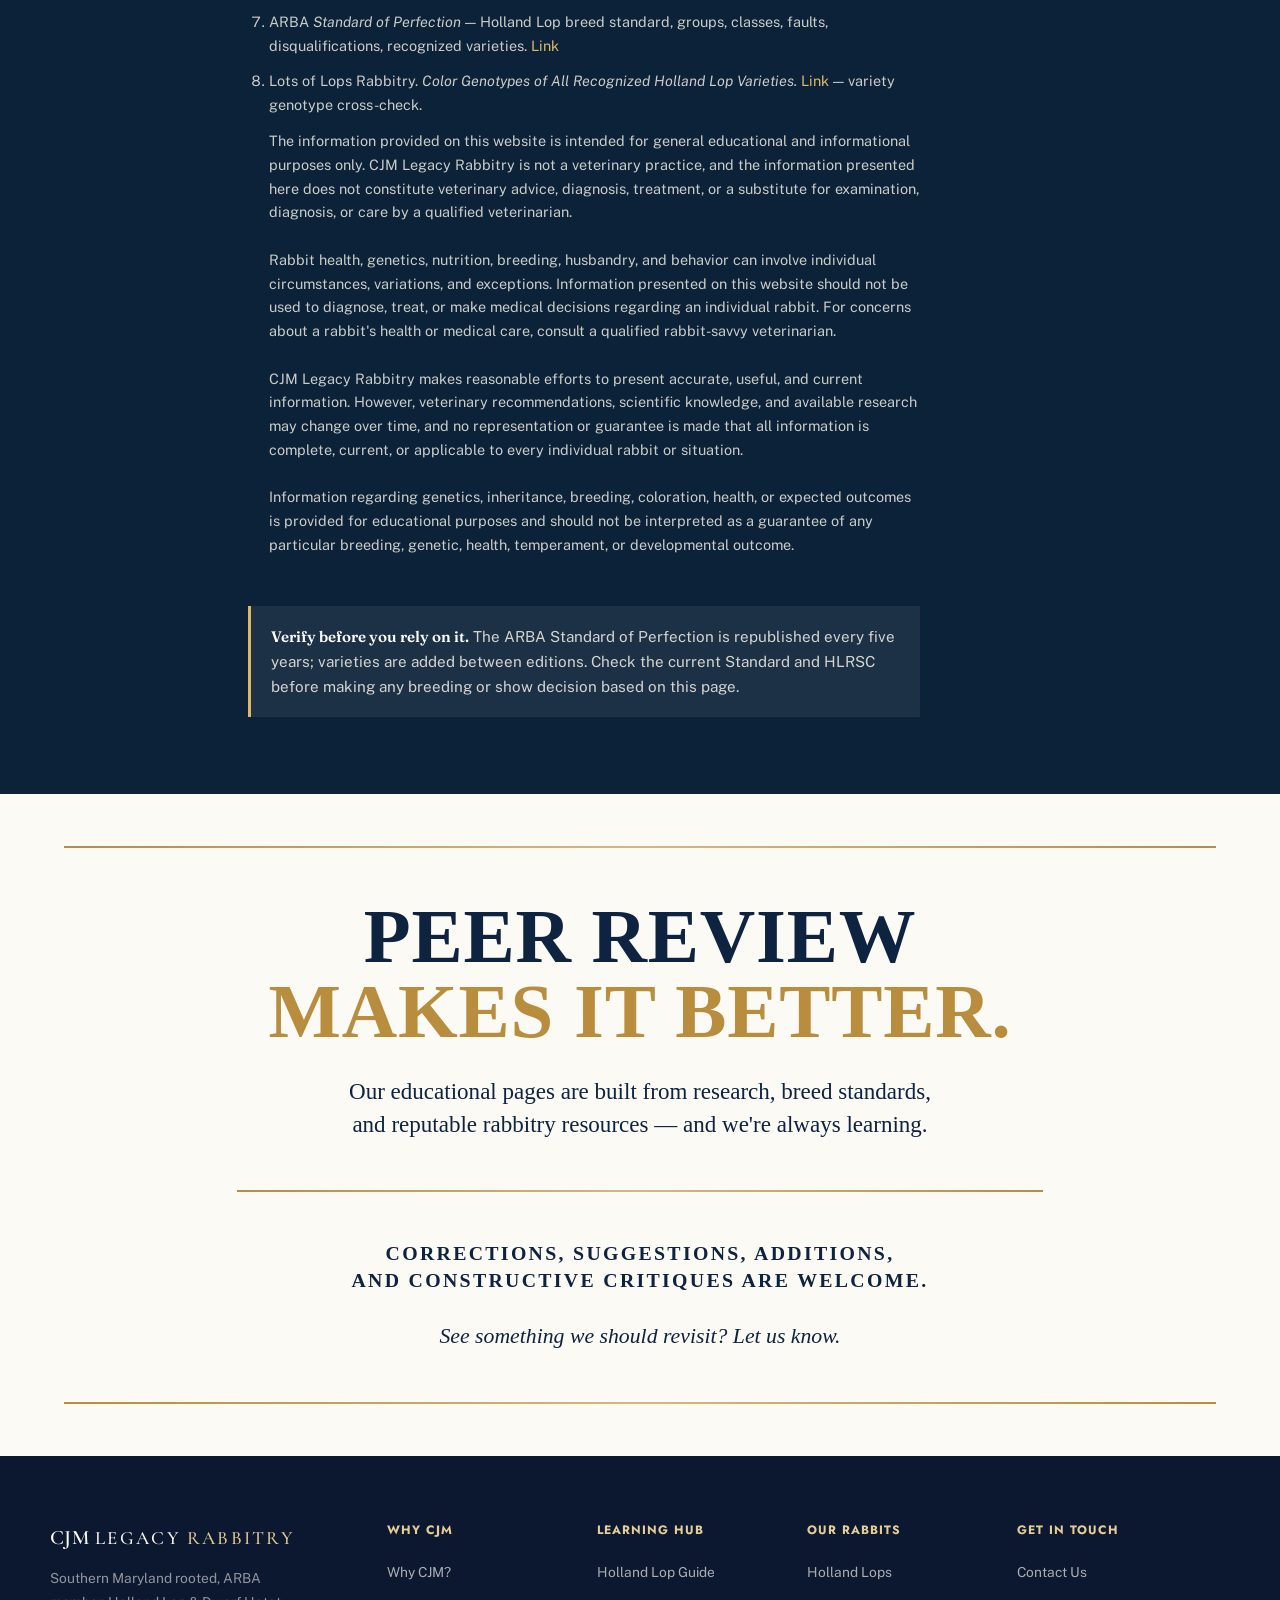
<file: hl-genetics.html>
<!DOCTYPE html>
<html lang="en">
<head>
<meta charset="UTF-8">
<meta name="viewport" content="width=device-width, initial-scale=1.0">
<title>Holland Lop Genetics 101 | CJM Legacy Rabbitry</title>
<meta name="description" content="A beginner&#x27;s guide to Holland Lop color genetics: the five color genes, how they&#x27;re inherited, and what they mean for your litters.">
<link rel="canonical" href="https://cjmrabbitry.com/hl-genetics">
<meta property="og:type" content="website">
<meta property="og:site_name" content="CJM Legacy Rabbitry">
<meta property="og:title" content="Holland Lop Genetics 101 | CJM Legacy Rabbitry">
<meta property="og:description" content="A beginner&#x27;s guide to Holland Lop color genetics: the five color genes, how they&#x27;re inherited, and what they mean for your litters.">
<meta property="og:image" content="https://cjmrabbitry.com/images/share-preview.jpg">
<meta name="twitter:card" content="summary_large_image">
<meta property="og:url" content="https://cjmrabbitry.com/hl-genetics">
<link rel="preconnect" href="https://fonts.googleapis.com">
<link rel="preconnect" href="https://fonts.gstatic.com" crossorigin>
<link href="https://fonts.googleapis.com/css2?family=Fraunces:ital,opsz,wght@0,9..144,300;0,9..144,400;0,9..144,500;0,9..144,600;0,9..144,700;1,9..144,400;1,9..144,500&family=Cormorant+Garamond:ital,wght@0,500;0,600;1,500;1,600&family=Public+Sans:ital,wght@0,300;0,400;0,500;0,600;0,700;1,400&family=Jost:wght@400;500;600;700&family=JetBrains+Mono:wght@400;500;600;700&display=swap" rel="stylesheet">
<link rel="stylesheet" href="css/site.css">

</head>
<body>

<div id="site-header"></div>

<!-- ============ PAGE CONTENT (from Webflow embed) ============ -->
<!-- ═══════════════════════════════════════════════════════
     BOX 1 of 2 — paste this in the FIRST/top HTML box.
     Contains: fonts, all shared styles, breadcrumb, reading
     progress tracker, hero, table of contents, and sections
     01–06 (Key terms through Why lop ears aren't a gene).
════════════════════════════════════════════════════════ -->
<link rel="preconnect" href="https://fonts.googleapis.com">
<link rel="preconnect" href="https://fonts.gstatic.com" crossorigin>
<link href="https://fonts.googleapis.com/css2?family=Fraunces:opsz,wght@9..144,400;9..144,600;9..144,700&family=Public+Sans:wght@400;500;600&family=JetBrains+Mono:wght@500;700&display=swap" rel="stylesheet">

<style>
:root {
  --navy:    #0B2239;
  --navy-2:  #15395B;
  --gold:    #B08535;
  --gold-lt: #D9B96A;
  --cream:   #F6F1E6;
  --paper:   #FCFAF4;
  --slate:   #5D6B7A;
  --rule:    rgba(11,34,57,.13);
  --loc-a: #B08535;
  --loc-b: #6B4423;
  --loc-c: #78889A;
  --loc-d: #3E6E9E;
  --loc-e: #C0651C;
  --content-max: 52rem;
  --text-max:    42rem;
  --gap:         1.5rem;
}

*, *::before, *::after { box-sizing: border-box; }
html { scroll-behavior: smooth; }
@media (prefers-reduced-motion: reduce) {
  html { scroll-behavior: auto; }
  * { animation: none !important; transition: none !important; }
}

body {
  margin: 0;
  background: var(--paper);
  color: var(--navy);
  font-family: "Public Sans", system-ui, -apple-system, sans-serif;
  font-size: 17px;
  line-height: 1.72;
  -webkit-font-smoothing: antialiased;
}

h1, h2, h3 { font-family: "Fraunces", Georgia, serif; font-weight: 600; line-height: 1.15; margin: 0; }
h2 { font-size: clamp(1.55rem, 4vw, 2rem); letter-spacing: -.015em; }
h3 { font-size: 1.1rem; margin: 0 0 .25rem; }
p { margin: 0 0 1.1rem; }
p:last-child { margin-bottom: 0; }
a { color: var(--navy-2); }

.eyebrow {
  font-family: "JetBrains Mono", monospace; font-size: .68rem; font-weight: 700; letter-spacing: .16em;
  text-transform: uppercase; color: var(--gold); margin: 0 0 .5rem; display: block;
}

code.g {
  font-family: "JetBrains Mono", monospace; font-size: .88em; font-weight: 500; background: var(--cream);
  padding: .1em .35em; border-radius: 2px; white-space: nowrap;
}
sub { font-size: .72em; }

/* Breadcrumb */
.breadcrumb-bar{ background: var(--navy); padding: 12px 0; }
.breadcrumb{
  max-width: var(--content-max); margin: 0 auto; padding: 0 var(--gap);
  font-family: "JetBrains Mono", monospace; font-size: 12px; letter-spacing: .03em;
  color: rgba(246,241,230,.6);
}
.breadcrumb a{ color: rgba(246,241,230,.85); text-decoration: none; }
.breadcrumb a:hover{ color: var(--gold-lt); }
.breadcrumb .sep{ margin: 0 8px; opacity: .5; }
.breadcrumb .current{ color: var(--gold-lt); }

/* Reading progress — tracks the FULL page (both boxes) */
#progress-wrap{ position: sticky; top: 0; left: 0; width: 100%; height: 4px; z-index: 200; background: rgba(11,34,57,.08); }
#progress-bar{ height: 100%; width: 0%; background: linear-gradient(90deg, var(--gold), var(--gold-lt)); transition: width .08s linear; }
#progress-pct{
  position: fixed; top: 16px; left: 16px; z-index: 200;
  font-family: "JetBrains Mono", monospace; font-size: 11px; letter-spacing: .06em;
  background: var(--paper); color: var(--navy); border: 1px solid var(--rule);
  padding: 5px 9px; border-radius: 20px; opacity: 0; transform: translateY(-6px);
  transition: opacity .3s ease, transform .3s ease; pointer-events: none;
}
#progress-pct.show{ opacity: 1; transform: translateY(0); }

.wrap { max-width: var(--content-max); margin: 0 auto; padding: 0 var(--gap); }
.prose { max-width: var(--text-max); }

.hero { background: var(--navy); color: var(--cream); padding: clamp(3rem, 8vw, 4.5rem) 0 clamp(2.8rem, 7vw, 4rem); border-bottom: 4px solid var(--gold); }
.hero .eyebrow { color: var(--gold-lt); }
.hero h1 { font-size: clamp(2.1rem, 7vw, 3.5rem); color: #fff; margin: 0 0 1rem; max-width: 22rem; }
.hero h1 em { font-style: italic; color: var(--gold-lt); }
.lede { font-size: 1.05rem; color: rgba(246,241,230,.8); margin: 0 0 2.2rem; max-width: 34rem; line-height: 1.65; }
.hero-note { font-size: .88rem; color: rgba(246,241,230,.55); border-left: 2px solid var(--gold); padding-left: .9rem; margin: 0; max-width: 32rem; line-height: 1.6; }

.strip { display: flex; flex-wrap: wrap; gap: .45rem; margin: 0 0 1.4rem; }
.slot {
  --c: var(--gold); min-width: 3.6rem; padding: .6rem .55rem .5rem; border: 1px solid var(--c);
  border-top: 3px solid var(--c); border-radius: 3px; text-align: center; background: rgba(255,255,255,.05);
  animation: rise .45s cubic-bezier(.2,.7,.3,1) backwards;
}
.slot:nth-child(1) { animation-delay: .05s; }
.slot:nth-child(2) { animation-delay: .12s; }
.slot:nth-child(3) { animation-delay: .19s; }
.slot:nth-child(4) { animation-delay: .26s; }
.slot:nth-child(5) { animation-delay: .33s; }
@keyframes rise { from { opacity: 0; transform: translateY(8px); } to { opacity: 1; transform: none; } }
.slot b { display: block; font-family: "JetBrains Mono", monospace; font-weight: 700; font-size: 1.2rem; line-height: 1.1; color: #fff; }
.slot span { display: block; font-size: .57rem; letter-spacing: .12em; text-transform: uppercase; margin-top: .3rem; color: rgba(246,241,230,.58); }
.slot.a { --c: var(--loc-a); } .slot.b { --c: var(--loc-b); } .slot.c { --c: var(--loc-c); } .slot.d { --c: var(--loc-d); } .slot.e { --c: var(--loc-e); }
.strip--lt .slot { background: #fff; }
.strip--lt .slot b { color: var(--navy); }
.strip--lt .slot span { color: var(--slate); }

.toc { background: var(--cream); padding: 2.2rem 0 2.4rem; border-bottom: 1px solid var(--rule); }
.toc ol { margin: 0; padding: 0; list-style: none; counter-reset: toc; columns: 2; column-gap: 2rem; }
@media (max-width: 500px) { .toc ol { columns: 1; } }
.toc li { counter-increment: toc; break-inside: avoid; margin: 0 0 .45rem; font-size: .93rem; }
.toc li::before { content: counter(toc, decimal-leading-zero); font-family: "JetBrains Mono", monospace; font-size: .68rem; color: var(--gold); margin-right: .55rem; }
.toc a { color: var(--navy); text-decoration: none; border-bottom: 1px solid transparent; transition: border-color .15s; }
.toc a:hover, .toc a:focus { border-bottom-color: var(--gold); }

section { padding: clamp(2.8rem, 7vw, 4rem) 0; border-bottom: 1px solid var(--rule); }
section:last-of-type { border-bottom: 0; }
.sec-head { margin: 0 0 1.8rem; }
.sec-head h2 { margin-bottom: .45rem; }
.sec-head .sub { color: var(--slate); margin: 0; font-size: .97rem; max-width: var(--text-max); line-height: 1.55; }

ul.plain { margin: 0 0 1.2rem; padding-left: 1.3rem; max-width: var(--text-max); }
ul.plain li { margin: 0 0 .65rem; line-height: 1.65; }

.note { background: var(--cream); border-left: 3px solid var(--gold); padding: 1.1rem 1.25rem; margin: 1.6rem 0; font-size: .95rem; max-width: var(--text-max); line-height: 1.65; }
.note p { margin: 0 0 .7rem; }
.note p:last-child { margin-bottom: 0; }
.note strong { font-family: "Fraunces", Georgia, serif; font-weight: 600; }
.note.warn { border-left-color: #9C3B2E; background: #FBF0EE; }

.locus { --c: var(--gold); border-left: 3px solid var(--c); padding: .2rem 0 .2rem 1.2rem; margin: 0 0 2.4rem; max-width: var(--text-max); }
.locus.a { --c: var(--loc-a); } .locus.b { --c: var(--loc-b); } .locus.c { --c: var(--loc-c); } .locus.d { --c: var(--loc-d); } .locus.e { --c: var(--loc-e); } .locus.nav { --c: var(--navy); }
.locus-tag { font-family: "JetBrains Mono", monospace; font-weight: 700; font-size: .68rem; letter-spacing: .14em; text-transform: uppercase; color: var(--c); margin: 0 0 .2rem; display: block; }
.locus .gene { font-size: .83rem; color: var(--slate); margin: 0 0 .8rem; line-height: 1.4; }
.domline { font-family: "JetBrains Mono", monospace; font-size: .8rem; font-weight: 700; background: var(--cream); border: 1px solid var(--rule); border-radius: 3px; padding: .45rem .7rem; display: inline-block; margin: 0 0 .3rem; color: var(--navy); }
.alleles { margin: .9rem 0 0; padding: 0; list-style: none; border-top: 1px solid var(--rule); }
.alleles li { display: grid; grid-template-columns: 5rem 1fr; gap: 0 1.1rem; align-items: start; padding: .65rem 0; border-bottom: 1px solid var(--rule); }
.alleles code { font-family: "JetBrains Mono", monospace; font-weight: 700; font-size: .9rem; color: var(--c); padding-top: .05rem; }
.alleles em { font-style: normal; font-weight: 600; display: block; margin-bottom: .15rem; line-height: 1.3; }
.alleles span { color: var(--slate); font-size: .91rem; line-height: 1.6; }

.punnett-tool { background: var(--cream); border: 1px solid var(--rule); border-radius: 3px; padding: 1.4rem; margin: 1.8rem 0; max-width: 34rem; }
.pchoice { display: flex; flex-wrap: wrap; gap: .5rem; margin: 0 0 1.2rem; }
.pchoice button { font-family: "Public Sans", sans-serif; font-size: .83rem; font-weight: 500; background: #fff; border: 1px solid var(--rule); color: var(--navy); padding: .5rem .85rem; border-radius: 2px; cursor: pointer; transition: background .15s, color .15s; }
.pchoice button[aria-pressed="true"] { background: var(--navy); color: #fff; border-color: var(--navy); }
.pchoice button:focus-visible { outline: 2px solid var(--gold); outline-offset: 2px; }
table.pun { border-collapse: collapse; width: 100%; max-width: 18rem; font-family: "JetBrains Mono", monospace; font-size: .83rem; font-weight: 700; }
table.pun td, table.pun th { border: 1px solid var(--rule); padding: .6rem .5rem; text-align: center; background: #fff; }
table.pun th { background: var(--navy); color: #fff; }
td.true    { background: #E8F0E6; color: #2F5D2A; }
td.false   { background: #EDEFF2; color: var(--navy); }
td.peanut  { background: #FBF0EE; color: #9C3B2E; }
.pout { margin: 1rem 0 0; font-size: .92rem; color: var(--slate); line-height: 1.6; }
.pout strong { color: var(--navy); }

.tablewrap { overflow-x: auto; margin: 1.4rem 0 0; -webkit-overflow-scrolling: touch; border-radius: 2px; }
table.var { border-collapse: collapse; width: 100%; font-size: .87rem; min-width: 34rem; }
table.var caption { text-align: left; font-size: .78rem; color: var(--slate); padding: 0 0 .6rem; line-height: 1.5; }
table.var th { text-align: left; font-size: .68rem; letter-spacing: .12em; text-transform: uppercase; color: var(--slate); font-weight: 600; border-bottom: 2px solid var(--navy); padding: .5rem .75rem .5rem 0; }
table.var th:first-child { padding-left: .75rem; }
table.var td { border-bottom: 1px solid var(--rule); padding: .65rem .75rem .65rem 0; vertical-align: top; line-height: 1.55; }
table.var td:first-child { font-weight: 600; padding-left: .75rem; white-space: nowrap; }
td.geno { font-family: "JetBrains Mono", monospace; font-size: .8rem; white-space: nowrap; color: var(--navy-2); }
.grouphead td { background: var(--navy); color: #fff; font-family: "Fraunces", Georgia, serif; font-weight: 600; font-size: .93rem; padding: .5rem .75rem; letter-spacing: .01em; }
.grouphead td span { font-family: "Public Sans", sans-serif; font-weight: 400; font-size: .76rem; color: rgba(255,255,255,.62); margin-left: .6rem; }

/* FAQ (used in box 2, styles included here since this box loads first) */
.faq { max-width: var(--text-max); }
.faq-item { border-top: 1px solid var(--rule); }
.faq-item:last-of-type { border-bottom: 1px solid var(--rule); }
.faq-item summary { padding: 1.1rem 0; font-weight: 600; line-height: 1.5; cursor: pointer; list-style: none; display: flex; align-items: flex-start; gap: .7rem; color: var(--navy); }
.faq-item summary::-webkit-details-marker { display: none; }
.faq-item summary::before { content: '+'; font-family: "JetBrains Mono", monospace; color: var(--gold); font-weight: 700; flex-shrink: 0; width: 1rem; }
.faq-item[open] summary::before { content: '–'; }
.faq-item .a { color: var(--slate); font-size: .95rem; line-height: 1.65; padding: 0 0 1.2rem 1.7rem; margin: 0; }

/* Sources + footer (used in box 2, styles included here since this box loads first) */
.sources { background: var(--navy); color: rgba(246,241,230,.82); padding: clamp(2.8rem, 7vw, 4rem) 0 3.2rem; }
.sources h2 { color: #fff; }
.sources .eyebrow { color: var(--gold-lt); }
.sources .sub { color: rgba(246,241,230,.6); max-width: var(--text-max); line-height: 1.65; margin: .5rem 0 1.6rem; }
.sources ol { padding-left: 1.3rem; font-size: .9rem; line-height: 1.65; max-width: var(--text-max); }
.sources li { margin: 0 0 .75rem; }
.sources a { color: var(--gold-lt); word-break: break-word; }
.sources .note { background: rgba(246,241,230,.07); border-left-color: var(--gold-lt); max-width: var(--text-max); }
.sources .note p { color: rgba(246,241,230,.85); }
.sources .note strong { color: #fff; }

footer.sig { background: var(--navy); color: rgba(246,241,230,.38); padding: 0 0 3rem; font-size: .77rem; letter-spacing: .02em; }
footer.sig .rule { height: 1px; background: rgba(246,241,230,.12); margin: 0 0 1.3rem; }

:focus-visible { outline: 2px solid var(--gold); outline-offset: 3px; }
</style>
<div id="progress-wrap"><div id="progress-bar"></div></div>
<div id="progress-pct">0%</div>

<header class="hero">
  <div class="wrap">
    <p class="eyebrow">A beginner's guide</p>
    <h1>Every bunny's color is <em>five little letters</em>.</h1>
    <p class="lede">Learn to read them and a pedigree becomes a forecast of what's waiting in the nest box. No science background needed — promise.</p>
    <div class="strip" aria-label="Example genotype: black tortoise">
      <div class="slot a"><b>aa</b><span>A · pattern</span></div>
      <div class="slot b"><b>B_</b><span>B · base</span></div>
      <div class="slot c"><b>C_</b><span>C · pigment</span></div>
      <div class="slot d"><b>D_</b><span>D · density</span></div>
      <div class="slot e"><b>ee</b><span>E · extension</span></div>
    </div>
    <p class="hero-note">That string is a black tortoise — the most common color in the breed. By the end of this page, you'll read it like a word.</p>
  </div>
</header>

<nav class="toc" aria-label="Page contents">
  <div class="wrap">
    <span class="eyebrow">What we'll cover</span>
    <ol>
      <li><a href="#words">Key terms</a></li>
      <li><a href="#reading">Reading a genotype</a></li>
      <li><a href="#five">The five color genes</a></li>
      <li><a href="#others">A few more helpful genes</a></li>
      <li><a href="#dwarf">The dwarf gene &amp; peanuts</a></li>
      <li><a href="#ears">Why lop ears aren't a gene</a></li>
      <li><a href="#varieties">Recognized varieties</a></li>
      <li><a href="#pairings">Pairings to think twice about</a></li>
      <li><a href="#faq">FAQ</a></li>
      <li><a href="#sources">Sources</a></li>
    </ol>
  </div>
</nav>

<section id="words">
  <div class="wrap">
    <div class="sec-head">
      <span class="eyebrow">01</span>
      <h2>Key terms</h2>
      <p class="sub">Eight words. Everything else on this page is built from them.</p>
    </div>
    <ul class="plain">
      <li><strong>Gene</strong> — a unit of inheritance. Each kit gets one copy from dad, one from mom.</li>
      <li><strong>Locus</strong> — the fixed address on the chromosome where a gene lives (plural: loci). Color genetics is mostly a conversation about five addresses.</li>
      <li><strong>Allele</strong> — one of the possible versions of a gene at that address.</li>
      <li><strong>Dominant</strong> — shows up even with only one copy. Written with a capital letter.</li>
      <li><strong>Recessive</strong> — hides behind a dominant allele; needs two copies to show. Written lowercase.</li>
      <li><strong>Homozygous</strong> — two identical copies: <code class="g">AA</code> or <code class="g">aa</code>.</li>
      <li><strong>Heterozygous</strong> — two different copies: <code class="g">Aa</code>. The bunny shows the dominant one and silently carries the other.</li>
      <li><strong>Genotype / phenotype</strong> — genotype is the code inside; phenotype is what you see when you pick her up. Shows judge the outside; breeders plan with the inside.</li>
    </ul>
    <div class="note">
      <p><strong>The rule that saves the most confusion.</strong> If a bunny shows the most recessive version of a gene, she can't be hiding something louder at that same address. A ruby-eyed white is <code class="g">cc</code> — she can't secretly carry chinchilla, sable, or pointed, because those alleles live at the exact spot her two <code class="g">c</code>'s already fill. She can carry plenty at the other four addresses, though!</p>
    </div>
  </div>
</section>

<section id="reading">
  <div class="wrap">
    <div class="sec-head">
      <span class="eyebrow">02</span>
      <h2>Reading a genotype</h2>
      <p class="sub">Five slots, always in the same order: A &middot; B &middot; C &middot; D &middot; E.</p>
    </div>
    <p class="prose">A genotype is five pairs of letters — one pair per address, always alphabetical. Here's a chestnut, the wild-type color every other Holland variety is a twist on:</p>
    <div class="strip strip--lt" aria-label="Chestnut genotype">
      <div class="slot a"><b>A_</b><span>agouti</span></div>
      <div class="slot b"><b>B_</b><span>black base</span></div>
      <div class="slot c"><b>C_</b><span>full color</span></div>
      <div class="slot d"><b>D_</b><span>dense</span></div>
      <div class="slot e"><b>E_</b><span>full ext.</span></div>
    </div>
    <p class="prose">The underscore means <em>the dominant allele is there, but we don't know the second one yet.</em> You find out two ways: read the pedigree, or let the babies tell you. If that chestnut throws a blue tortoise kit, you've just confirmed she was <code class="g">Aa B_ C_ Dd Ee</code> all along — nothing changed, you just got to see more of her.</p>
    <div class="note">
      <p><strong>Why the letters make sense.</strong> Rabbits make only two pigments: a dark one (eumelanin — black or chocolate) and a yellow-red one (pheomelanin — orange, fawn, cream). Not one of these five genes invents a new color. Each one decides where those two pigments go, how much is made, and how tightly it's packed. That's the whole system.</p>
    </div>
  </div>
</section>

<section id="five">
  <div class="wrap">
    <div class="sec-head">
      <span class="eyebrow">03</span>
      <h2>The five color genes</h2>
      <p class="sub">Listed loudest-first at each address. <code class="g">&gt;</code> means "beats."</p>
    </div>

    <div class="locus a">
      <span class="locus-tag">A · locus</span>
      <h3>Pattern — where the color sits on each hair</h3>
      <p class="gene">Agouti signalling protein (ASIP)</p>
      <p class="domline">A &gt; a<sup>t</sup> &gt; a</p>
      <ul class="alleles">
        <li><code>A</code><div><em>Agouti</em><span>Each hair is banded — dark tip, lighter middle band, slate underneath. Light eye circles, nostrils, inside ears, belly, and undertail. Chestnut, chinchilla, opal, squirrel, and lynx all live here.</span></div></li>
        <li><code>a<sup>t</sup></code><div><em>Tan pattern</em><span>Solid body with tan or fawn trim on the belly, eye circles, nostrils, jowls, and inside ears. These are your otters.</span></div></li>
        <li><code>a</code><div><em>Self</em><span>One color, head to tail. Black, blue, chocolate, lilac — and (this surprises everyone) every tortoise.</span></div></li>
      </ul>
    </div>

    <div class="locus b">
      <span class="locus-tag">B · locus</span>
      <h3>Base color — black or brown</h3>
      <p class="gene">Tyrosinase-related protein 1 (TYRP1)</p>
      <p class="domline">B &gt; b</p>
      <ul class="alleles">
        <li><code>B</code><div><em>Black base</em><span>The original. One copy is all it takes.</span></div></li>
        <li><code>b</code><div><em>Chocolate base</em><span>Needs two copies. Turns all dark pigment brown and softens eye color. The only route to chocolate, lilac, chocolate agouti, and chocolate chinchilla.</span></div></li>
      </ul>
      <p style="font-size:.9rem;color:var(--slate);margin-top:.9rem;line-height:1.6;">Every rabbit alive is either black-based or chocolate-based — nothing else exists at this address.</p>
    </div>

    <div class="locus c">
      <span class="locus-tag">C · locus</span>
      <h3>Pigment — the volume knob</h3>
      <p class="gene">Tyrosinase (TYR)</p>
      <p class="domline">C &gt; c<sup>chd</sup> &gt; c<sup>chl</sup> &gt; c<sup>h</sup> &gt; c</p>
      <ul class="alleles">
        <li><code>C</code><div><em>Full color</em><span>Both pigments at full volume. Color is decided entirely by A, B, D, and E.</span></div></li>
        <li><code>c<sup>chd</sup></code><div><em>Chinchilla (dark)</em><span>Strips nearly all yellow pigment, leaving the dark. On an agouti coat the orange band turns white — that's your chinchilla. Add non-extension (<code class="g">ee</code>) and you get frosty.</span></div></li>
        <li><code>c<sup>chl</sup></code><div><em>Sable / shaded</em><span>Reduces dark pigment and removes yellow, so extremities are deeper than the body. Sable point, Siamese sable, smoke pearl, and seal all live here.</span></div></li>
        <li><code>c<sup>h</sup></code><div><em>Himalayan</em><span>Pigment survives only where the body is coolest — nose, ears, feet, tail. Temperature sensitive; points darken in winter. Gives the pointed whites.</span></div></li>
        <li><code>c</code><div><em>Albino</em><span>No pigment at all. Two copies mask everything else and produce a ruby-eyed white.</span></div></li>
      </ul>
      <div class="note" style="margin-top:1.2rem;">
        <p><strong>My favorite fact on this page.</strong> A ruby-eyed white isn't a colorless bunny — she's a fully colored bunny with the paint switched off. She passes every hidden gene along. Breed two REWs and you can absolutely get a nest box full of color.</p>
      </div>
    </div>

    <div class="locus d">
      <span class="locus-tag">D · locus</span>
      <h3>Density — how richly the pigment packs</h3>
      <p class="gene">Melanophilin (MLPH)</p>
      <p class="domline">D &gt; d</p>
      <ul class="alleles">
        <li><code>D</code><div><em>Dense</em><span>Pigment packed normally. Colors read at full strength.</span></div></li>
        <li><code>d</code><div><em>Dilute</em><span>Needs two copies. Granules scatter, so the same pigment reads softer: black &rarr; blue, chocolate &rarr; lilac, tortoise &rarr; blue tortoise, orange &rarr; cream.</span></div></li>
      </ul>
      <p style="font-size:.9rem;color:var(--slate);margin-top:.9rem;line-height:1.6;">Dilute never adds a color — it only softens the one already there, like watering down paint.</p>
    </div>

    <div class="locus e">
      <span class="locus-tag">E · locus</span>
      <h3>Extension — how far the dark travels</h3>
      <p class="gene">Melanocortin 1 receptor (MC1R)</p>
      <p class="domline">E<sup>s</sup> &gt; E &gt; e<sup>j</sup> &gt; e</p>
      <ul class="alleles">
        <li><code>E<sup>s</sup></code><div><em>Steel</em><span>Pushes dark pigment nearly the full length of the hair, leaving gold or silver tips. Needs agouti + one normal <code class="g">E</code> to look its best. Two copies makes a "super steel" that reads almost self-black.</span></div></li>
        <li><code>E</code><div><em>Normal extension</em><span>The original setting.</span></div></li>
        <li><code>e<sup>j</sup></code><div><em>Japanese brindling</em><span>Dark and yellow arrive in patches. Pair with broken and you get tricolor.</span></div></li>
        <li><code>e</code><div><em>Non-extension</em><span>Needs two copies. Dark barely extends, leaving mostly yellow-red. This one allele produces every tortoise, orange, red, cream, and frosty in the breed.</span></div></li>
      </ul>
      <div class="note" style="margin-top:1.2rem;">
        <p><strong>The tortoise surprise.</strong> A tortoise looks shaded, and the standard files her there. But genetically she's a <em>self</em> bunny (<code class="g">aa</code>) with non-extension (<code class="g">ee</code>) — no sable gene at all. If you remember one thing from this section, make it this one.</p>
      </div>
    </div>
  </div>
</section>

<section id="others">
  <div class="wrap">
    <div class="sec-head">
      <span class="eyebrow">04</span>
      <h2>A few more helpful genes</h2>
      <p class="sub">The five above make the color. These decide the pattern painted on top of it.</p>
    </div>

    <div class="locus nav">
      <span class="locus-tag">En · English spotting</span>
      <h3>Broken</h3>
      <p class="gene">KIT gene — incompletely dominant</p>
      <ul class="alleles">
        <li><code>enen</code><div><em>Solid</em><span>No white pattern.</span></div></li>
        <li><code>Enen</code><div><em>Broken</em><span>One copy. Color on white — the classic spotted pattern.</span></div></li>
        <li><code>EnEn</code><div><em>Charlie</em><span>Two copies. Very little color left — usually just a mustache and ear color.</span></div></li>
      </ul>
      <p style="margin-top:.95rem;line-height:1.65;max-width:var(--text-max);">Broken &times; broken &rarr; ~25% charlies, 50% brokens, 25% solids. Broken &times; solid &rarr; 50/50, no charlies. Most breeders pair broken to solid for exactly this reason.</p>
      <div class="note warn" style="margin-top:1.1rem;">
        <p><strong>A heads-up about charlies.</strong> Research shows <code class="g">EnEn</code> rabbits can develop a dilated cecum and colon (megacolon) and are fragile animals. A charlie isn't just a show problem — please treat her as a rabbit who may need extra care and be upfront with buyers.</p>
      </div>
    </div>

    <div class="locus nav">
      <span class="locus-tag">V · Vienna</span>
      <h3>Blue-eyed white</h3>
      <ul class="alleles">
        <li><code>VV</code><div><em>Non-Vienna</em><span>No effect.</span></div></li>
        <li><code>Vv</code><div><em>Carrier</em><span>May show a white blaze, odd markings, or blue/marbled eyes — or nothing at all.</span></div></li>
        <li><code>vv</code><div><em>Blue-eyed white</em><span>Pure white with blue eyes, masking every other color gene.</span></div></li>
      </ul>
      <p style="margin-top:.95rem;line-height:1.65;max-width:var(--text-max);">BEW is a recognized variety and they're stunning. Vienna-<em>marked</em> is not, and those markings can surface generations later. Bring this gene in deliberately, with a plan, and disclose it to buyers.</p>
    </div>

    <div class="locus nav">
      <span class="locus-tag">L · wool</span>
      <h3>The fuzzy gene</h3>
      <p class="gene">FGF5 — recessive &nbsp;(<code class="g">ll</code> = long coat; cannot be shown as a Holland Lop)</p>
      <p style="line-height:1.65;max-width:var(--text-max);">An early wooled-breed cross improved Holland coat texture but left the wool allele behind. The wool gene and the broken gene sit on the same chromosome approximately 20 centimorgans apart, so they tend to travel together. Line-breed hard for type and expect fuzzies to keep visiting — they make lovely pets.</p>
    </div>
  </div>
</section>

<section id="dwarf">
  <div class="wrap">
    <div class="sec-head">
      <span class="eyebrow">05</span>
      <h2>The dwarf gene &amp; peanuts</h2>
      <p class="sub">The most consequential gene in the breed — and the one nobody warns new breeders about.</p>
    </div>
    <p class="prose">Holland Lops owe their short face, cobby body, and small ears to a 12.1 kb deletion that switches off the HMGA2 gene. How many copies a kit inherits makes all the difference — every Holland is one of three things:</p>
    <ul class="plain">
      <li><strong>True dwarf</strong> (<code class="g">Dw/dw</code>) — one of each copy. Short ears, correct proportions. Your show rabbit. A true dwarf can never be "pure" — it always has one of each.</li>
      <li><strong>False dwarf</strong> (<code class="g">Dw/Dw</code>) — two normal copies. Longer body and ears, usually over the weight limit as an adult. Don't overlook them — often wonderful brood animals with wider hips, more milk, and zero risk of producing peanuts.</li>
      <li><strong>Peanut</strong> (<code class="g">dw/dw</code>) — two dwarf copies. Tiny, with a pinched hindquarter and large domed head. Peanuts don't grow and don't survive. It's sad every time, and it isn't anything you did wrong — it's simply how this gene works.</li>
    </ul>
    <div class="note">
      <p><strong>A note on notation.</strong> Some breeder sites flip the capitals (<code class="g">Dw</code> vs <code class="g">dw</code>). The letters are just labels — the biology never changes. One dwarf copy gives you a dwarf; two copies are more than a kit can survive. Find which combination a source calls a peanut and translate from there.</p>
    </div>

    <div class="punnett-tool">
      <span class="eyebrow" style="margin-bottom:.9rem;">Try it</span>
      <div class="pchoice" role="group" aria-label="Choose a pairing">
        <button type="button" data-pair="tt" aria-pressed="true">True &times; true dwarf</button>
        <button type="button" data-pair="tf" aria-pressed="false">True &times; false dwarf</button>
        <button type="button" data-pair="ff" aria-pressed="false">False &times; false dwarf</button>
      </div>
      <table class="pun" id="pun">
        <tbody>
          <tr><th></th><th id="c1">Dw</th><th id="c2">dw</th></tr>
          <tr><th id="r1">Dw</th><td id="q1"></td><td id="q2"></td></tr>
          <tr><th id="r2">dw</th><td id="q3"></td><td id="q4"></td></tr>
        </tbody>
      </table>
      <p class="pout" id="pout" aria-live="polite"></p>
    </div>
    <p class="prose">Notice the middle pairing: true &times; false gives the exact same 50% true dwarfs as two true dwarfs — with no peanuts at all. Both choices are legitimate. What no pairing can ever do is produce a litter of nothing but true dwarfs.</p>
    <div class="note">
      <p><strong>Peanut vs. runt.</strong> A runt is small but normally proportioned and can catch up just fine. A peanut has a noticeably large domed head on a tiny pinched body, and her littermates outgrow her within days. When in doubt, weigh the litter daily — a runt climbs; a peanut doesn't.</p>
    </div>
  </div>
</section>

<section id="ears">
  <div class="wrap">
    <div class="sec-head">
      <span class="eyebrow">06</span>
      <h2>Why lop ears aren't a gene</h2>
    </div>
    <p class="prose">There's no single "lop gene." No locus has ever been identified, and ear carriage doesn't follow dominant-or-recessive rules.</p>
    <p class="prose">Ear carriage is structural. The <strong>crown</strong> — the ridge of cartilage across the skull between the ears — determines whether ears fall or stay up. A wide, deep crown drops them; a narrow one holds them. Crown structure is polygenic (many small-effect genes, no single dominant), with environment layered on top. Warmth and a calm rabbit help ears relax; cold and stress encourage them to rise.</p>
    <p class="prose">Ear carriage can't be predicted on paper. It's built over generations by consistently selecting for correct crowns. The standard scores the crown at 8 points and the ears at 10 — but the crown is doing most of the work behind both numbers.</p>
  </div>
</section>

<script>
(function () {
  var data = {
    tt: { cols: ['Dw', 'dw'], rows: ['Dw', 'dw'],
      cells: [['Dw/Dw', 'false'], ['Dw/dw', 'true'], ['Dw/dw', 'true'], ['dw/dw', 'peanut']],
      out: '<strong>50% true dwarf &middot; 25% false dwarf &middot; 25% peanut.</strong> Best odds of show-quality kits — and a quarter of the litter won\'t make it. Both things are true at once.' },
    tf: { cols: ['Dw', 'Dw'], rows: ['Dw', 'dw'],
      cells: [['Dw/Dw', 'false'], ['Dw/Dw', 'false'], ['Dw/dw', 'true'], ['Dw/dw', 'true']],
      out: '<strong>50% true dwarf &middot; 50% false dwarf &middot; no peanuts.</strong> Same share of true dwarfs as pairing two true dwarfs — peanuts replaced by false dwarfs, who are often excellent brood animals.' },
    ff: { cols: ['Dw', 'Dw'], rows: ['Dw', 'Dw'],
      cells: [['Dw/Dw', 'false'], ['Dw/Dw', 'false'], ['Dw/Dw', 'false'], ['Dw/Dw', 'false']],
      out: '<strong>100% false dwarf.</strong> No dwarf allele present, so none can appear. A two-generation plan, but useful for rebuilding a line.' }
  };
  var btns = document.querySelectorAll('.pchoice button');
  var cells = ['q1', 'q2', 'q3', 'q4'].map(function (id) { return document.getElementById(id); });
  var out   = document.getElementById('pout');
  function render(key) {
    var d = data[key];
    document.getElementById('c1').textContent = d.cols[0];
    document.getElementById('c2').textContent = d.cols[1];
    document.getElementById('r1').textContent = d.rows[0];
    document.getElementById('r2').textContent = d.rows[1];
    d.cells.forEach(function (c, i) { cells[i].textContent = c[0]; cells[i].className = c[1]; });
    out.innerHTML = d.out;
  }
  btns.forEach(function (btn) {
    btn.addEventListener('click', function () {
      btns.forEach(function (b) { b.setAttribute('aria-pressed', b === btn ? 'true' : 'false'); });
      render(btn.dataset.pair);
    });
  });
  render('tt');
}());
</script>
<!-- ═══════════════ END OF BOX 1 ═══════════════ -->

<!-- ═══════════════════════════════════════════════════════
     BOX 2 of 2 — paste this in the SECOND/bottom HTML box,
     directly below Box 1. Contains: sections 07–10 (Recognized
     varieties through Sources), footer, FAQ schema, and the
     reading-progress script that tracks the WHOLE page (both
     boxes combined) since it measures document scroll height,
     not just this box.
════════════════════════════════════════════════════════ -->

<section id="varieties">
  <div class="wrap">
    <div class="sec-head">
      <span class="eyebrow">07</span>
      <h2>Recognized varieties</h2>
      <p class="sub">Eight color groups &middot; two show classifications: Solid Pattern and Broken Pattern.</p>
    </div>
    <p class="prose">Seniors: 6 months and over, max 4 lbs. Juniors: under 6 months, min 2 lbs. Color and markings are worth 4 points out of 100 — but an unrecognized color is a disqualification, so know your groups before show day.</p>
    <div class="tablewrap">
      <table class="var">
        <caption>The underscore (_) means the dominant allele is confirmed; the second copy is unknown or doesn't affect the color.</caption>
        <thead><tr><th>Variety</th><th>Genotype</th><th>What you see</th></tr></thead>
        <tbody>
          <tr class="grouphead"><td colspan="3">Agouti <span>banded hair, light eye circles &amp; belly</span></td></tr>
          <tr><td>Chestnut</td><td class="geno">A_ B_ C_ D_ E_</td><td>Brown surface, black ticking, orange band over slate undercolor</td></tr>
          <tr><td>Chocolate agouti</td><td class="geno">A_ bb C_ D_ E_</td><td>Same pattern with chocolate ticking over dove-gray undercolor</td></tr>
          <tr><td>Opal</td><td class="geno">A_ B_ C_ dd E_</td><td>Blue mingled with fawn</td></tr>
          <tr><td>Lynx</td><td class="geno">A_ bb C_ dd E_</td><td>Lilac mingled with fawn — truly chocolate-based; most "lynx" Hollands are smutty creams</td></tr>
          <tr><td>Chinchilla</td><td class="geno">A_ B_ c<sup>chd</sup>_ D_ E_</td><td>Pearl white ticked black; yellow pigment removed</td></tr>
          <tr><td>Chocolate chinchilla</td><td class="geno">A_ bb c<sup>chd</sup>_ D_ E_</td><td>Pearl white ticked chocolate</td></tr>
          <tr><td>Squirrel</td><td class="geno">A_ B_ c<sup>chd</sup>_ dd E_</td><td>Blue mingled with white — dilute chinchilla</td></tr>

          <tr class="grouphead"><td colspan="3">Self <span>one color, head to tail</span></td></tr>
          <tr><td>Black</td><td class="geno">aa B_ C_ D_ E_</td><td>Jet black over dark slate undercolor</td></tr>
          <tr><td>Blue</td><td class="geno">aa B_ C_ dd E_</td><td>Dark blue over medium blue undercolor</td></tr>
          <tr><td>Chocolate</td><td class="geno">aa bb C_ D_ E_</td><td>Rich chocolate over dove gray</td></tr>
          <tr><td>Lilac</td><td class="geno">aa bb C_ dd E_</td><td>Dove gray with a pink cast</td></tr>
          <tr><td>Blue-eyed white</td><td class="geno">vv</td><td>Pure white, blue eyes; Vienna masks everything else</td></tr>
          <tr><td>Ruby-eyed white</td><td class="geno">cc</td><td>Pure white, ruby eyes; albino masks everything else</td></tr>

          <tr class="grouphead"><td colspan="3">Shaded <span>color deepens at the extremities</span></td></tr>
          <tr><td>Tortoise (black)</td><td class="geno">aa B_ C_ D_ ee</td><td>Orange body shading darker on ears, muzzle &amp; haunches</td></tr>
          <tr><td>Blue tortoise</td><td class="geno">aa B_ C_ dd ee</td><td>Fawn body with blue shading</td></tr>
          <tr><td>Chocolate tortoise</td><td class="geno">aa bb C_ D_ ee</td><td>Golden body with chocolate shading</td></tr>
          <tr><td>Lilac tortoise</td><td class="geno">aa bb C_ dd ee</td><td>Fawn body with lilac shading</td></tr>
          <tr><td>Sable point</td><td class="geno">aa B_ c<sup>chl</sup>_ D_ ee</td><td>Cream body, sepia nose/ears/feet/tail</td></tr>
          <tr><td>Siamese sable</td><td class="geno">aa B_ c<sup>chl</sup>_ D_ E_</td><td>Sepia saddle fading to lighter sides and belly</td></tr>
          <tr><td>Smoke pearl</td><td class="geno">aa B_ c<sup>chl</sup>_ dd E_</td><td>Smoke gray fading to pearl — dilute sable</td></tr>
          <tr><td>Seal</td><td class="geno">aa B_ c<sup>chl</sup>c<sup>chl</sup> D_ E_</td><td>Near-black sepia; two sable copies = minimal shading</td></tr>

          <tr class="grouphead"><td colspan="3">Tan pattern <span>self body, tan trim underneath</span></td></tr>
          <tr><td>Otter (black, blue, chocolate, lilac)</td><td class="geno">a<sup>t</sup>_ B_ C_ D_ E_</td><td>Self body with orange/fawn trim and creamy white belly</td></tr>

          <tr class="grouphead"><td colspan="3">Wide band <span>agouti + non-extension</span></td></tr>
          <tr><td>Orange</td><td class="geno">A_ B_ C_ D_ ee</td><td>Bright orange over white belly and off-white undercolor</td></tr>
          <tr><td>Cream</td><td class="geno">A_ B_ C_ dd ee</td><td>Dilute orange</td></tr>
          <tr><td>Red</td><td class="geno">A_ B_ C_ D_ ee ww</td><td>Deep reddish sorrel; true wide-band gene + high rufus modifiers</td></tr>
          <tr><td>Frosty</td><td class="geno">A_ B_ c<sup>chd</sup>_ D_ ee</td><td>Light pearl — chinchilla on a non-extension agouti</td></tr>

          <tr class="grouphead"><td colspan="3">Ticked <span>steel</span></td></tr>
          <tr><td>Steel (gold-tipped)</td><td class="geno">A_ B_ C_ D_ E<sup>s</sup>E</td><td>Dark body with gold tipping. Silver tipping = add <code class="g">c<sup>chd</sup>_</code>. Recognized in black, blue, chocolate &amp; lilac in gold or silver</td></tr>

          <tr class="grouphead"><td colspan="3">Pointed white <span>himalayan pattern</span></td></tr>
          <tr><td>Pointed white (black, blue, chocolate, lilac)</td><td class="geno">aa B_ c<sup>h</sup>_ D_ E_</td><td>White body, colored nose/ears/feet/tail, ruby eyes</td></tr>

          <tr class="grouphead"><td colspan="3">Broken <span>any recognized color on white</span></td></tr>
          <tr><td>Broken</td><td class="geno">any variety + Enen</td><td>Spotted or patched; balanced nose mark, eye color, and ear color</td></tr>
          <tr><td>Tricolor</td><td class="geno">A_ B_ C_ D_ e<sup>j</sup>_ Enen</td><td>White with two evenly spread colors: black &amp; orange, blue &amp; fawn, chocolate &amp; orange, or lilac &amp; fawn</td></tr>
        </tbody>
      </table>
    </div>
    <div class="note" style="margin-top:1.6rem;">
      <p><strong>Not recognized in Holland Lops:</strong> silver marten, sable marten, fox (torted otter), harlequin, magpie, sallander, self-chin, sable agouti, tan, and Vienna-marked. All are healthy, many are beautiful — they just can't show. Tell buyers plainly. CODs are active for fox and silver marten, so this list can change; always verify with the current ARBA Standard and HLRSC.</p>
      <p style="margin-top:.75rem;">"Fawn" is not a Holland Lop variety name. The dilute of orange is <em>cream</em>. Fawn appears only inside the tricolor descriptions.</p>
    </div>
  </div>
</section>

<section id="pairings">
  <div class="wrap">
    <div class="sec-head">
      <span class="eyebrow">08</span>
      <h2>Pairings to think twice about</h2>
      <p class="sub">Each produces healthy bunnies — just in colors that can't be shown. A little planning here saves a lot of surprises at eight weeks.</p>
    </div>
    <div class="tablewrap">
      <table class="var">
        <thead><tr><th>Pairing</th><th>What can turn up</th></tr></thead>
        <tbody>
          <tr><td>Self &times; chinchilla</td><td>Self-chin — muddy, off-color black or blue</td></tr>
          <tr><td>Sable &times; agouti</td><td>Sable agouti</td></tr>
          <tr><td>Sable &times; otter</td><td>Sable marten</td></tr>
          <tr><td>Chinchilla &times; otter</td><td>Silver marten</td></tr>
          <tr><td>Otter &times; non-extension (tort, orange, cream)</td><td>Fox (torted otter)</td></tr>
          <tr><td>Blue tort &times; sable point</td><td>Blue point</td></tr>
          <tr><td>Chocolate or lilac &times; any shaded</td><td>Chocolate-based shadeds — not recognized</td></tr>
          <tr><td>Steel &times; self</td><td>Self-steel reads as a poor black; steel then hides in your herd</td></tr>
          <tr><td>Pointed white &times; broken</td><td>Loss of boot color — a disqualification</td></tr>
          <tr><td>Broken &times; broken</td><td>~25% charlies</td></tr>
          <tr><td>True dwarf &times; true dwarf</td><td>~25% peanuts</td></tr>
        </tbody>
      </table>
    </div>
  </div>
</section>

<section id="faq">
  <div class="wrap">
    <div class="sec-head">
      <span class="eyebrow">09</span>
      <h2>Frequently asked questions</h2>
      <p class="sub">The genetics questions we hear most, answered straight — and yes, most of these bust a common myth.</p>
    </div>
    <div class="faq">
      <details class="faq-item" open>
        <summary>Do two true dwarfs always make a litter of true dwarfs?</summary>
        <p class="a">No pairing can produce all true dwarfs. A true dwarf always carries one dwarf copy and one normal copy, so 50% true dwarf is the absolute ceiling — the rest split between false dwarfs and, with two true dwarf parents, non-viable peanuts.</p>
      </details>
      <details class="faq-item">
        <summary>If a ruby-eyed white's parent was a sable point, does she carry sable?</summary>
        <p class="a">She can't. Albino and sable sit at the same locus (C), and a ruby-eyed white's two albino copies already fill both slots — there's no room left to carry sable there, even though she can still carry plenty at the other four color addresses.</p>
      </details>
      <details class="faq-item">
        <summary>Is tortoise a shaded color?</summary>
        <p class="a">It's filed in the shaded group on the show table, but genetically a tortoise is a self rabbit (<code class="g">aa</code>) with non-extension (<code class="g">ee</code>) — no sable gene involved at all. It's one of the most common mix-ups in Holland color genetics.</p>
      </details>
      <details class="faq-item">
        <summary>Will pairing two broken rabbits give me all broken kits?</summary>
        <p class="a">No — broken &times; broken produces roughly 25% charlies, 50% brokens, and 25% solids. Pairing broken to solid instead gives a safer 50/50 split with zero risk of charlies.</p>
      </details>
      <details class="faq-item">
        <summary>Are peanuts just runts that need extra feeding?</summary>
        <p class="a">No. Peanuts carry two copies of the dwarf gene, which isn't survivable no matter how much care they receive. A runt is a different animal entirely — smaller but normally proportioned, and able to catch up with time.</p>
      </details>
      <details class="faq-item">
        <summary>Is there a single gene responsible for lop ears?</summary>
        <p class="a">No identified locus controls ear carriage. It's a structural trait driven by the crown — the ridge of cartilage between the ears — which is polygenic (many small-effect genes) and shaped further by environment. It's selected for over generations, not calculated from a pairing.</p>
      </details>
      <details class="faq-item">
        <summary>Are false dwarfs worth keeping in a breeding program?</summary>
        <p class="a">Yes. Paired with a true dwarf, a false dwarf produces the same 50% true dwarf odds as pairing two true dwarfs together — but with zero peanuts. False dwarfs are also often excellent brood animals, with wider hips and more milk.</p>
      </details>
      <details class="faq-item">
        <summary>Does color decide who wins on the show table?</summary>
        <p class="a">Not much. Color and markings are worth only 4 points out of 100 on the ARBA scorecard; type accounts for 84. Correct type has to come first — color is the finishing touch layered on afterward.</p>
      </details>
    </div>
  </div>
</section>

<section class="sources" id="sources">
  <div class="wrap">
    <span class="eyebrow">10</span>
    <h2>Sources</h2>
    <p class="sub">Breed standard details checked against the HLRSC and published standard text. Genetics checked against peer-reviewed research and university extension material.</p>
    <ol>
      <li>Carneiro M, et al. <em>Dwarfism and Altered Craniofacial Development in Rabbits Is Caused by a 12.1 kb Deletion at the HMGA2 Locus.</em> Genetics 205(2), 2017. <a href="https://academic.oup.com/genetics/article/205/2/955/6066452" target="_blank" rel="noopener">Link</a> — dwarf allele, notation, homozygous lethality.</li>
      <li>Online Mendelian Inheritance in Animals. <em>OMIA:000299-9986, Dwarfism in Oryctolagus cuniculus.</em> <a href="https://www.omia.org/OMIA000299/9986/" target="_blank" rel="noopener">Link</a> — autosomal incompletely dominant classification.</li>
      <li>Fontanesi L, et al. <em>The KIT Gene Is Associated with the English Spotting Coat Color Locus and Congenital Megacolon in Checkered Giant Rabbits.</em> PLoS ONE, 2014. <a href="https://www.ncbi.nlm.nih.gov/pmc/articles/PMC3988019/" target="_blank" rel="noopener">Link</a> — En incomplete dominance, charlie megacolon, KIT/FGF5 linkage.</li>
      <li>Fontanesi L, et al. <em>A composite six bp in-frame deletion in the MC1R gene is associated with Japanese brindling coat colour in rabbits.</em> BMC Genetics, 2010. <a href="https://www.ncbi.nlm.nih.gov/pmc/articles/PMC3236303/" target="_blank" rel="noopener">Link</a> — extension series dominance order.</li>
      <li>Oregon State University Extension. <em>Understanding the genetics behind rabbit coat colors, Part 2.</em> <a href="https://extension.oregonstate.edu/catalog/understanding-genetics-behind-rabbit-coat-colors-part-2-coat-color-genes" target="_blank" rel="noopener">Link</a> — A, B, C, D, E series and molecular identities.</li>
      <li>Boswell K. <em>Holland Color Genetics.</em> HLRSC Guidebook, 7th ed., 2018. <a href="https://www.hlrsc.org/articles1/holland-color-genetics" target="_blank" rel="noopener">Link</a> — Holland genotypes, pairing cautions, Vienna and wool genes.</li>
      <li>ARBA <em>Standard of Perfection</em> — Holland Lop breed standard, groups, classes, faults, disqualifications, recognized varieties. <a href="https://arba.net/product/standard-of-perfection/" target="_blank" rel="noopener">Link</a></li>
      <li>Lots of Lops Rabbitry. <em>Color Genotypes of All Recognized Holland Lop Varieties.</em> <a href="http://www.lotsoflops.com/8203color-genotypes-of-all-recognized-holland-lop-varieties.html" target="_blank" rel="noopener">Link</a> — variety genotype cross-check.</li>The information provided on this website is intended for general educational and informational purposes only. CJM Legacy Rabbitry is not a veterinary practice, and the information presented here does not constitute veterinary advice, diagnosis, treatment, or a substitute for examination, diagnosis, or care by a qualified veterinarian.
<br><br>
Rabbit health, genetics, nutrition, breeding, husbandry, and behavior can involve individual circumstances, variations, and exceptions. Information presented on this website should not be used to diagnose, treat, or make medical decisions regarding an individual rabbit. For concerns about a rabbit's health or medical care, consult a qualified rabbit-savvy veterinarian.
<br><br>
CJM Legacy Rabbitry makes reasonable efforts to present accurate, useful, and current information. However, veterinary recommendations, scientific knowledge, and available research may change over time, and no representation or guarantee is made that all information is complete, current, or applicable to every individual rabbit or situation.
<br><br>
Information regarding genetics, inheritance, breeding, coloration, health, or expected outcomes is provided for educational purposes and should not be interpreted as a guarantee of any particular breeding, genetic, health, temperament, or developmental outcome.<br><br>
    </ol>
    <div class="note">
      <p><strong>Verify before you rely on it.</strong> The ARBA Standard of Perfection is republished every five years; varieties are added between editions. Check the current Standard and HLRSC before making any breeding or show decision based on this page.</p>
    </div>
  </div>
</section>



<script type="application/ld+json">
{
  "@context": "https://schema.org",
  "@type": "FAQPage",
  "mainEntity": [
    {
      "@type": "Question",
      "name": "Do two true dwarfs always make a litter of true dwarfs?",
      "acceptedAnswer": {
        "@type": "Answer",
        "text": "No pairing can produce all true dwarfs. A true dwarf always carries one dwarf copy and one normal copy, so 50% true dwarf is the absolute ceiling — the rest split between false dwarfs and, with two true dwarf parents, non-viable peanuts."
      }
    },
    {
      "@type": "Question",
      "name": "If a ruby-eyed white's parent was a sable point, does she carry sable?",
      "acceptedAnswer": {
        "@type": "Answer",
        "text": "She can't. Albino and sable sit at the same locus (C), and a ruby-eyed white's two albino copies already fill both slots — there's no room left to carry sable there, even though she can still carry plenty at the other four color addresses."
      }
    },
    {
      "@type": "Question",
      "name": "Is tortoise a shaded color?",
      "acceptedAnswer": {
        "@type": "Answer",
        "text": "It's filed in the shaded group on the show table, but genetically a tortoise is a self rabbit (aa) with non-extension (ee) — no sable gene involved at all. It's one of the most common mix-ups in Holland color genetics."
      }
    },
    {
      "@type": "Question",
      "name": "Will pairing two broken rabbits give me all broken kits?",
      "acceptedAnswer": {
        "@type": "Answer",
        "text": "No — broken times broken produces roughly 25% charlies, 50% brokens, and 25% solids. Pairing broken to solid instead gives a safer 50/50 split with zero risk of charlies."
      }
    },
    {
      "@type": "Question",
      "name": "Are peanuts just runts that need extra feeding?",
      "acceptedAnswer": {
        "@type": "Answer",
        "text": "No. Peanuts carry two copies of the dwarf gene, which isn't survivable no matter how much care they receive. A runt is a different animal entirely — smaller but normally proportioned, and able to catch up with time."
      }
    },
    {
      "@type": "Question",
      "name": "Is there a single gene responsible for lop ears?",
      "acceptedAnswer": {
        "@type": "Answer",
        "text": "No identified locus controls ear carriage. It's a structural trait driven by the crown, the ridge of cartilage between the ears, which is polygenic and shaped further by environment. It's selected for over generations, not calculated from a pairing."
      }
    },
    {
      "@type": "Question",
      "name": "Are false dwarfs worth keeping in a breeding program?",
      "acceptedAnswer": {
        "@type": "Answer",
        "text": "Yes. Paired with a true dwarf, a false dwarf produces the same 50% true dwarf odds as pairing two true dwarfs together, but with zero peanuts. False dwarfs are also often excellent brood animals, with wider hips and more milk."
      }
    },
    {
      "@type": "Question",
      "name": "Does color decide who wins on the show table?",
      "acceptedAnswer": {
        "@type": "Answer",
        "text": "Not much. Color and markings are worth only 4 points out of 100 on the ARBA scorecard; type accounts for 84. Correct type has to come first, with color as the finishing touch layered on afterward."
      }
    }
  ]
}
</script>

<script>
(function(){
  var bar = document.getElementById('progress-bar');
  var pct = document.getElementById('progress-pct');
  if (!bar || !pct) return; /* safety check in case Box 1 hasn't loaded */
  var hideTimer;
  window.addEventListener('scroll', function(){
    var h = document.documentElement;
    var scrolled = h.scrollTop;
    var height = h.scrollHeight - h.clientHeight; /* full page height — both boxes */
    var ratio = height > 0 ? Math.min(100, Math.max(0, (scrolled / height) * 100)) : 0;
    bar.style.width = ratio + '%';
    pct.textContent = Math.round(ratio) + '%';
    pct.classList.add('show');
    clearTimeout(hideTimer);
    hideTimer = setTimeout(function(){ pct.classList.remove('show'); }, 900);
  }, { passive: true });
}());
</script>
<!-- ═══════════════ END OF BOX 2 ═══════════════ -->
<!-- ============ END PAGE CONTENT ============ -->
<div data-peer-review></div>

<div id="site-footer"></div>
<script src="js/layout.js"></script>
</body>
</html>
</file>
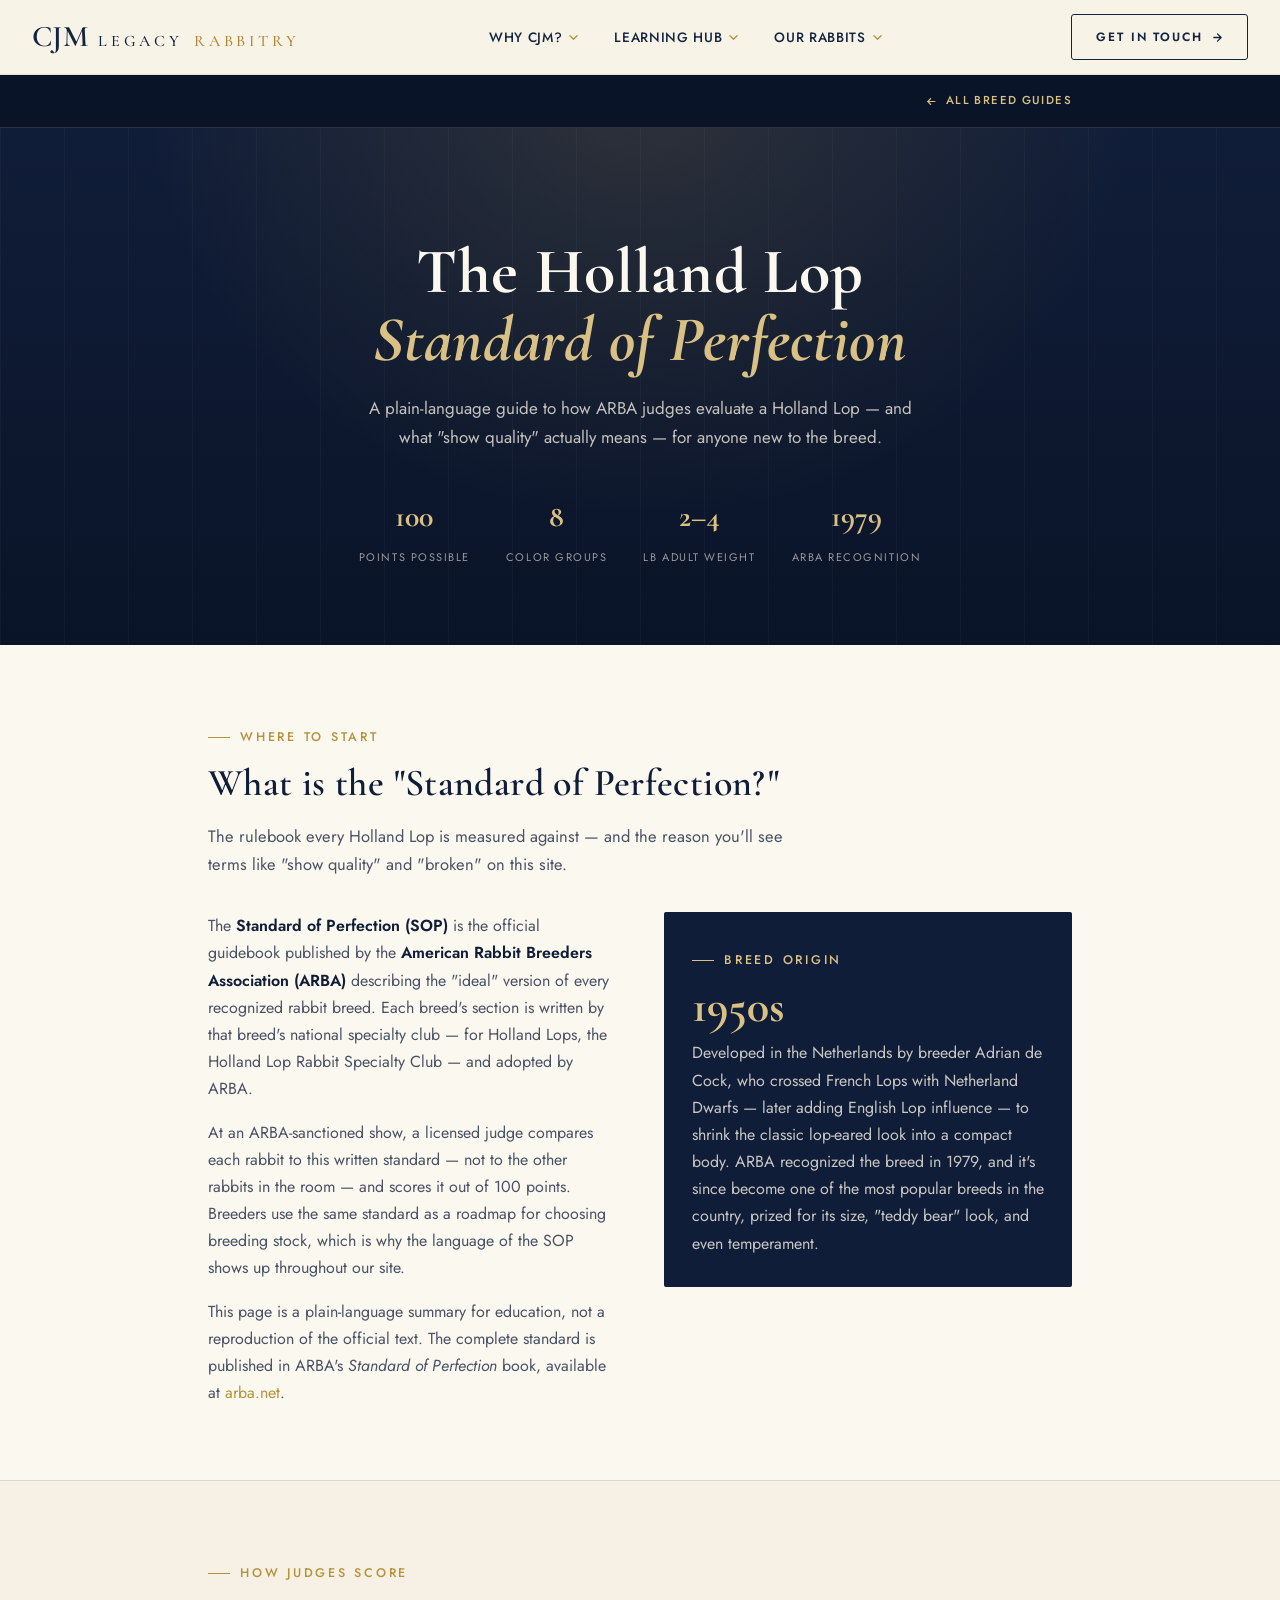
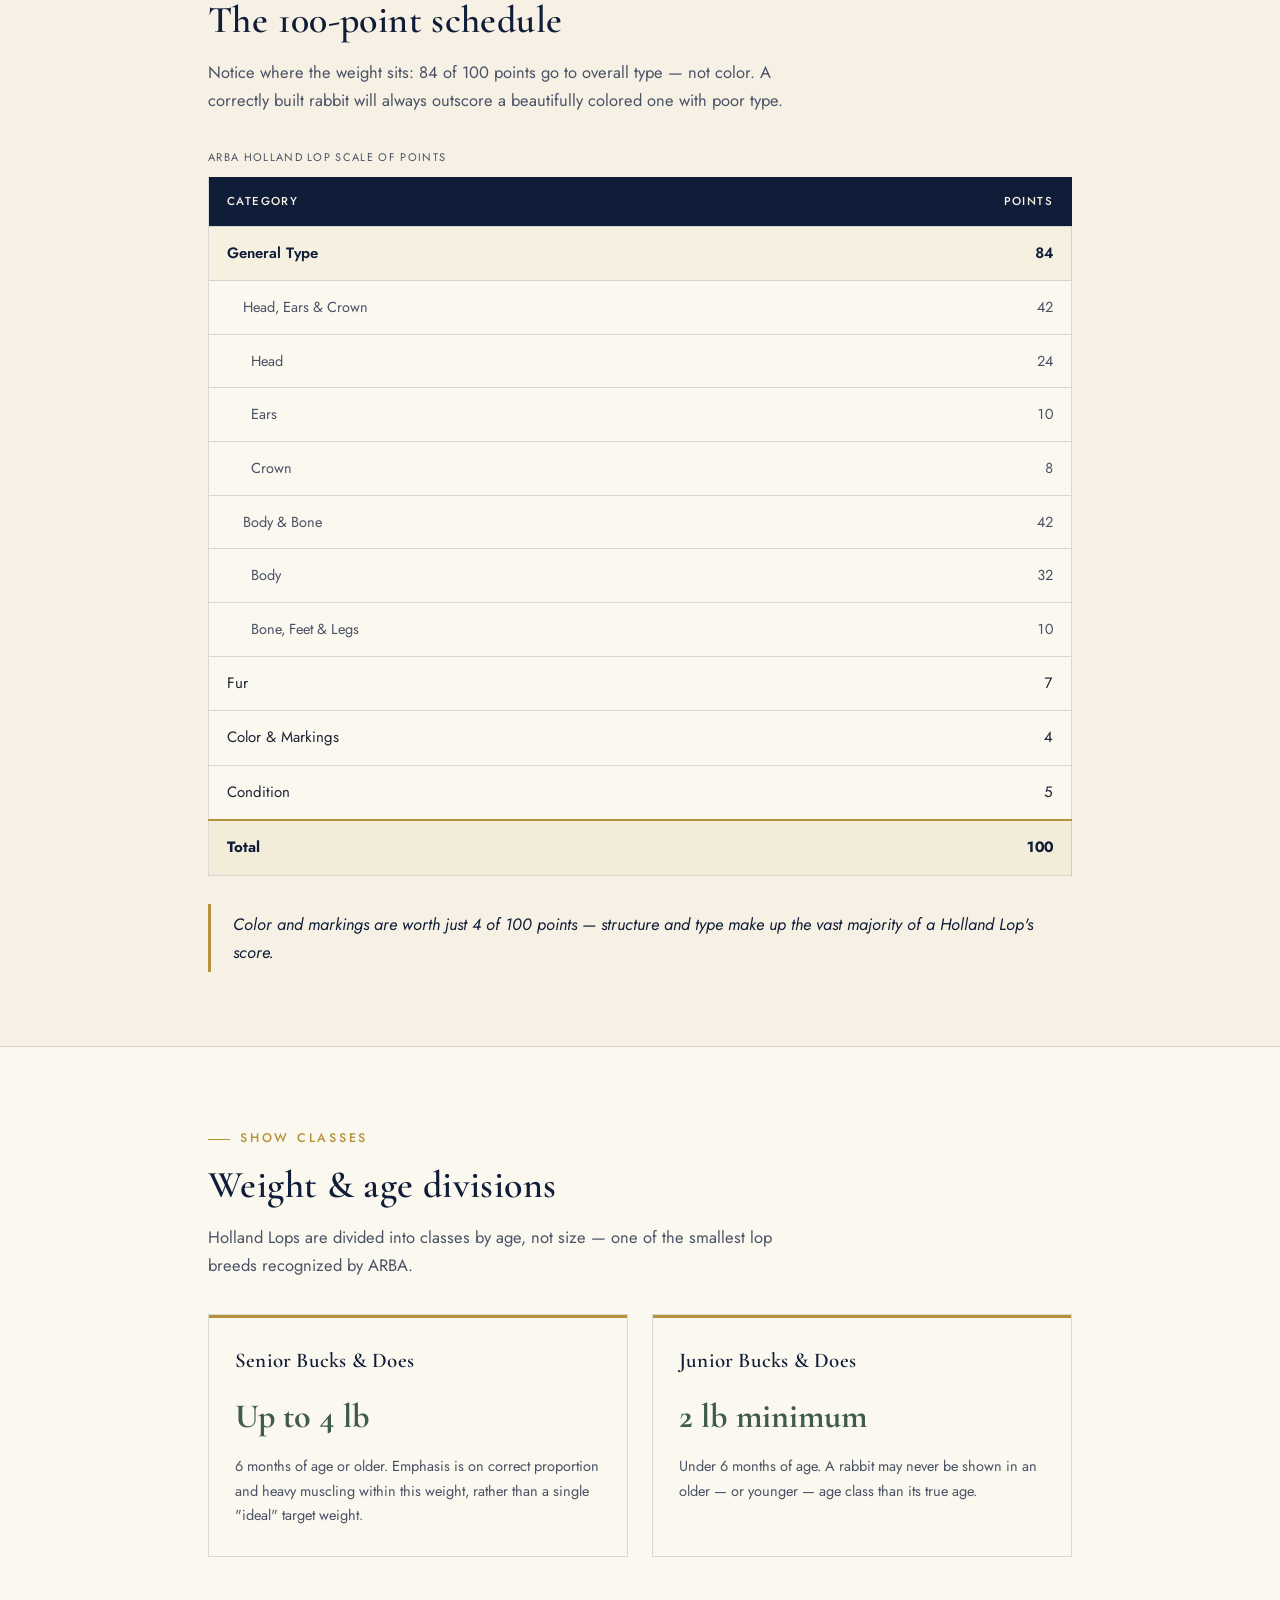
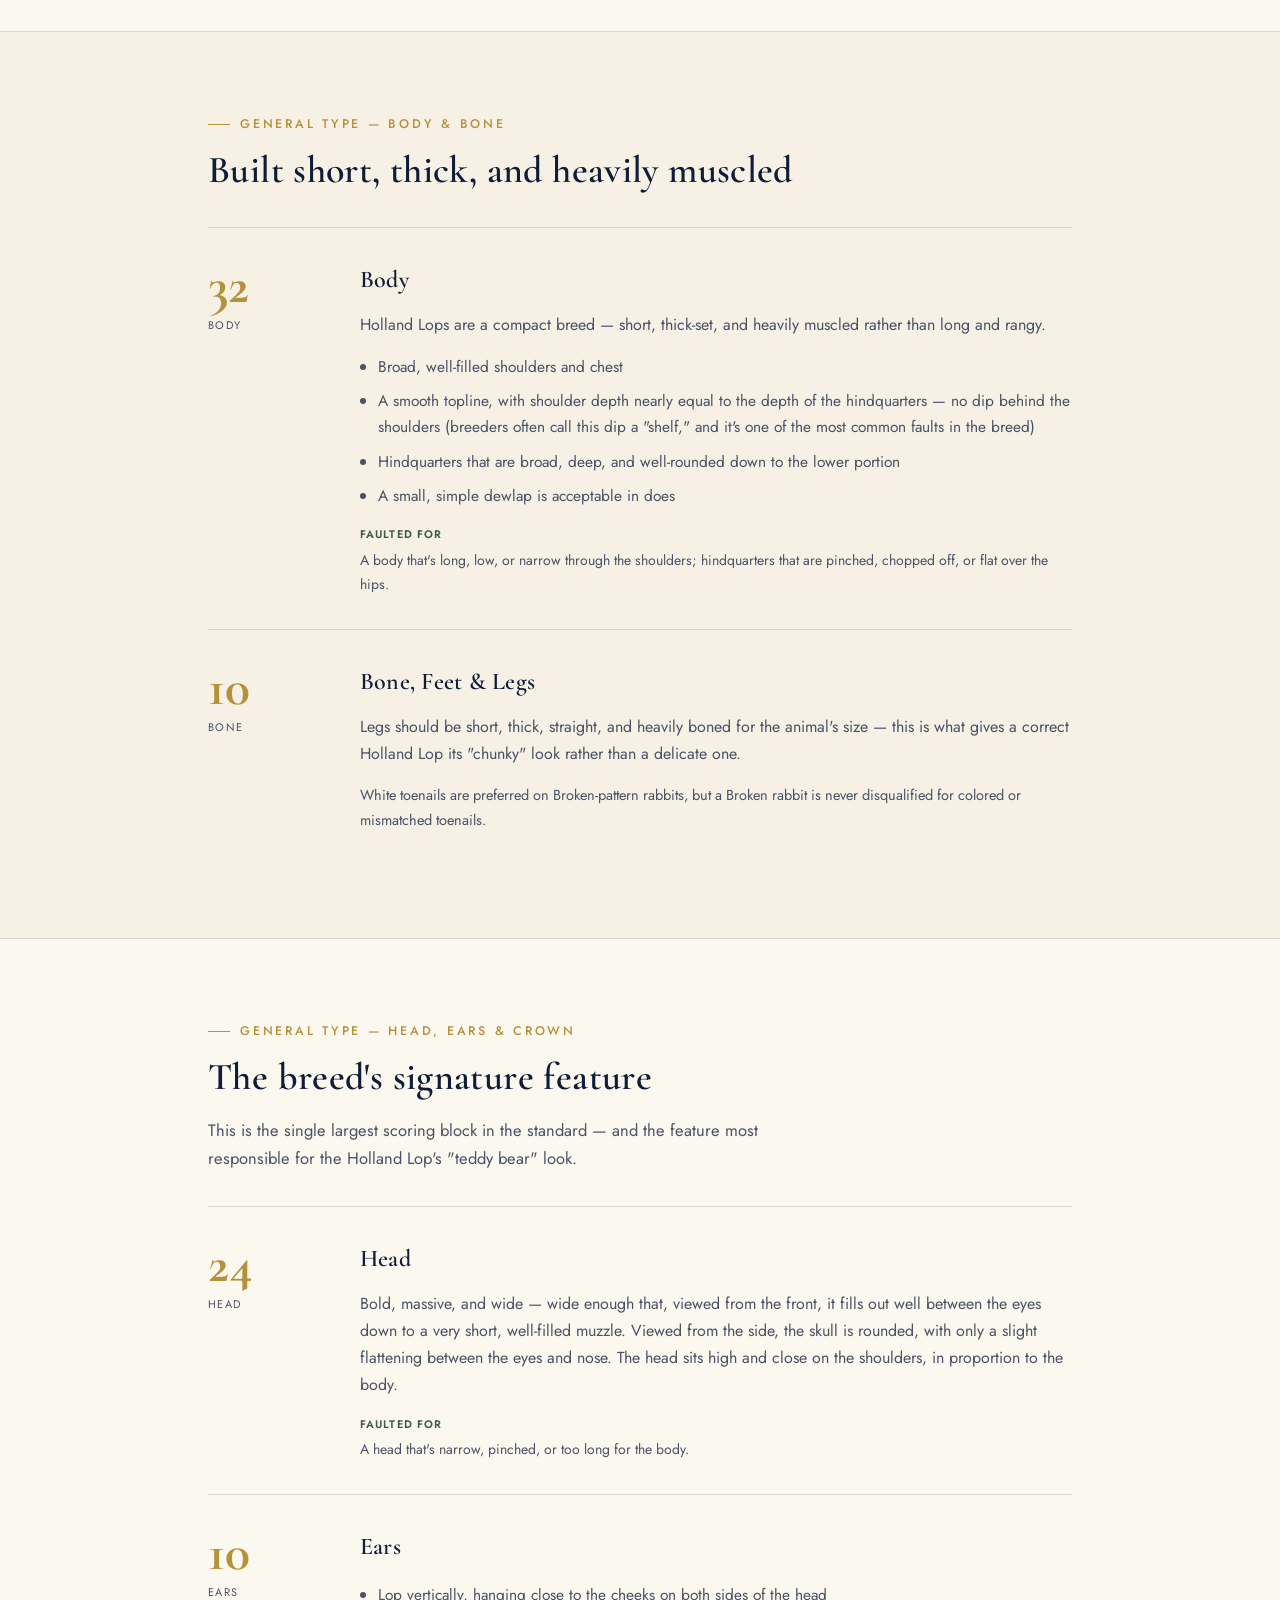
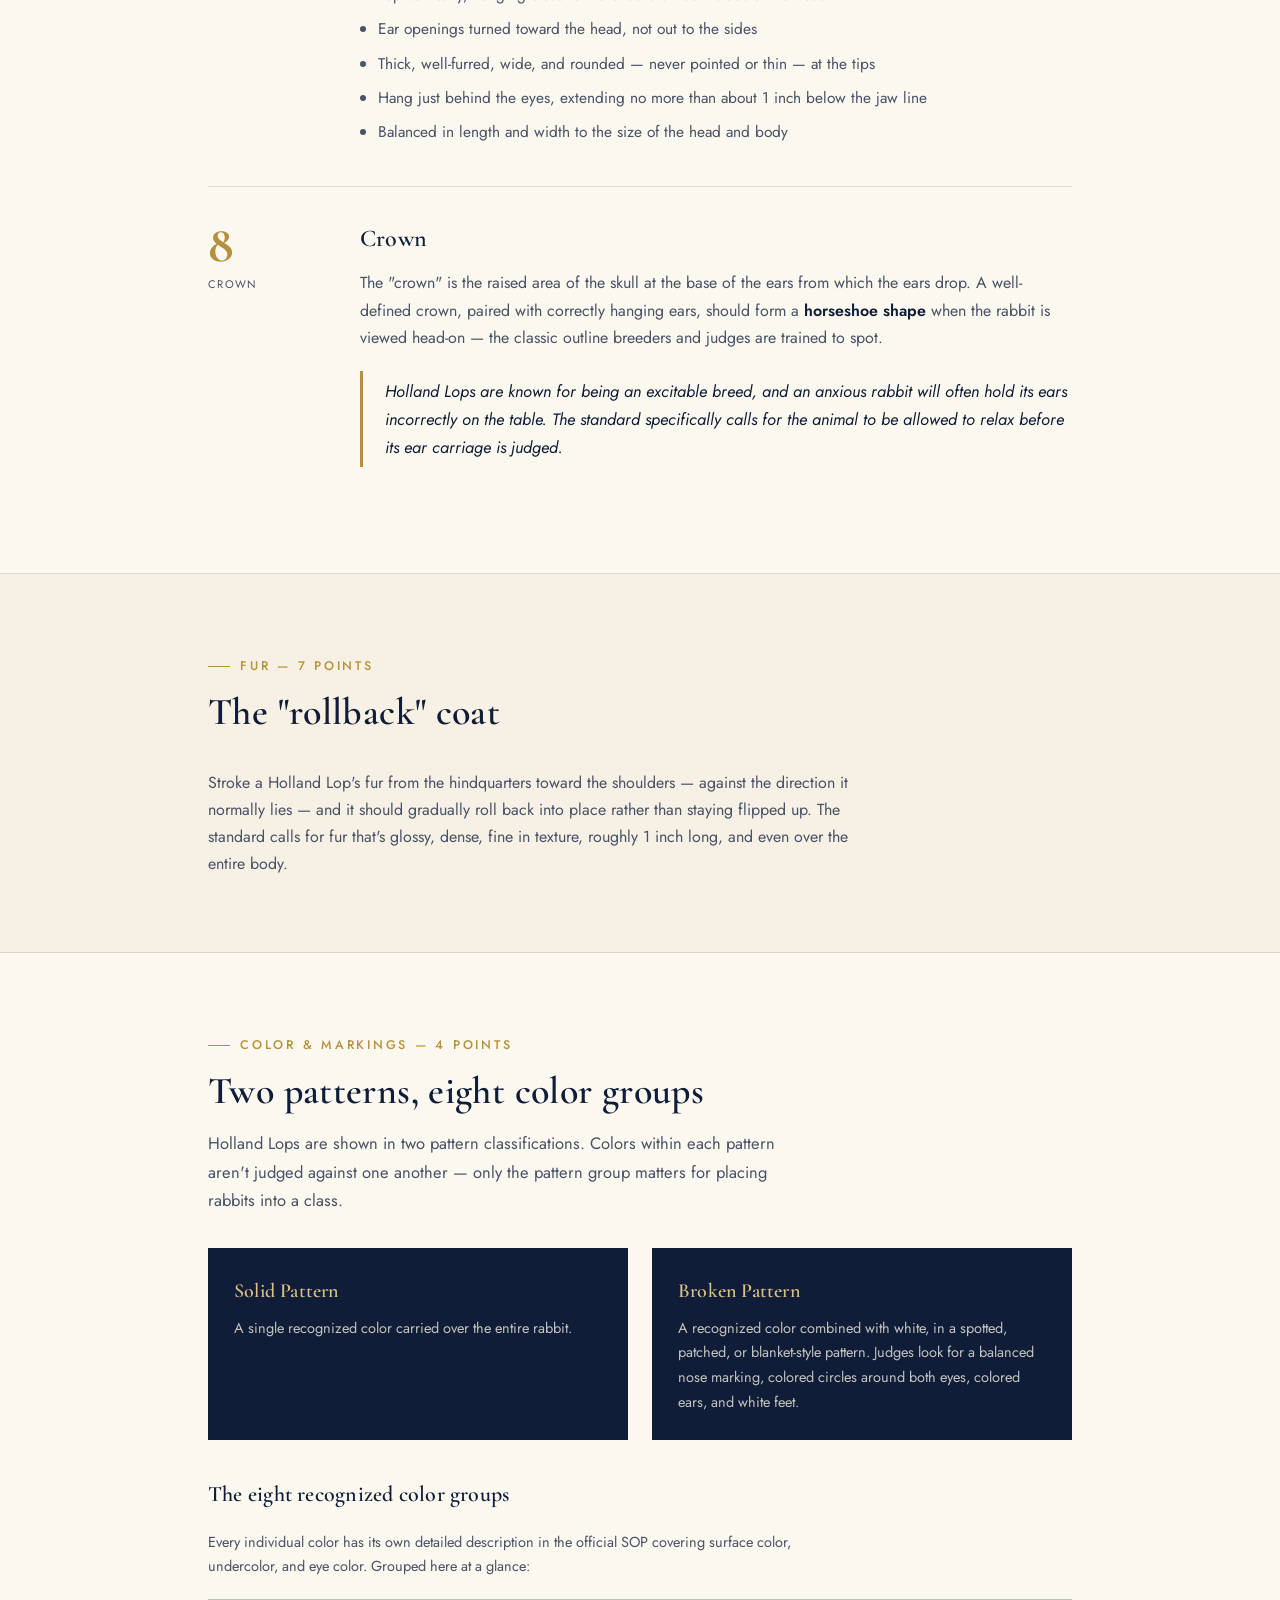
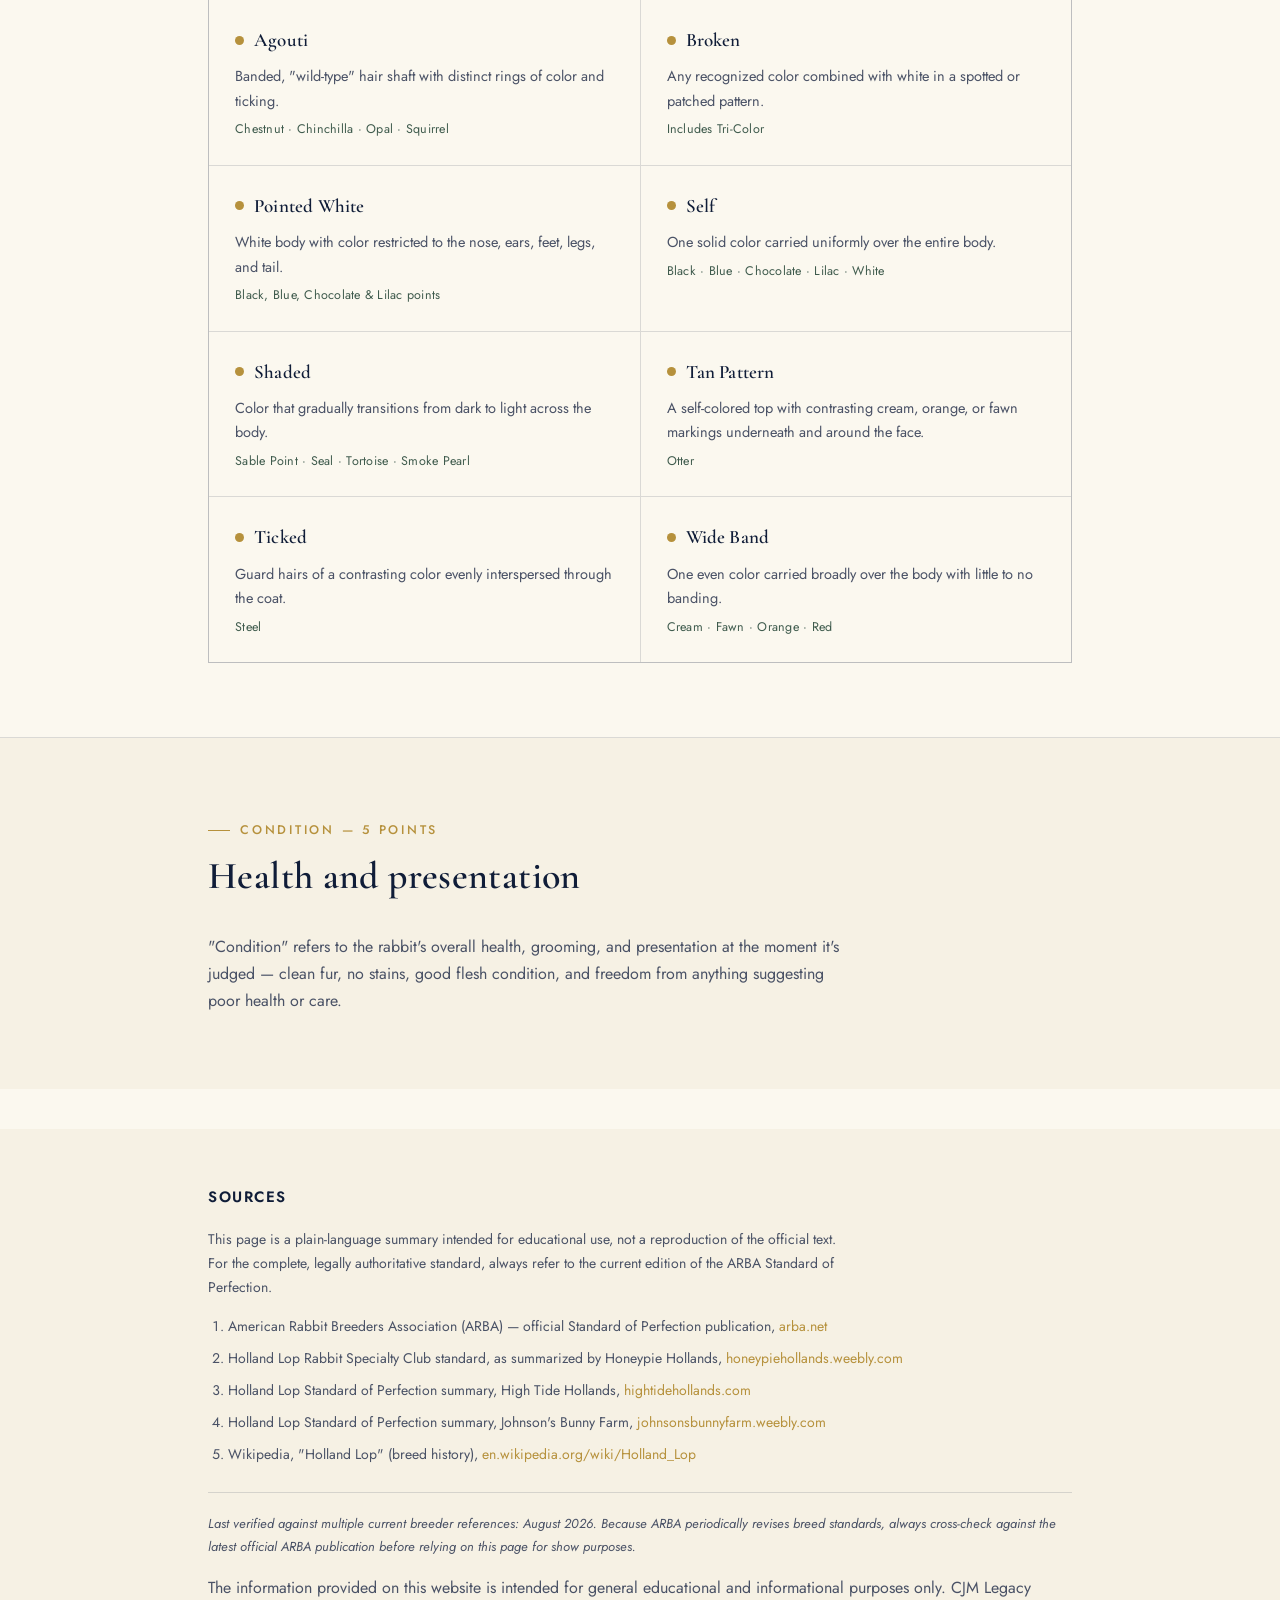
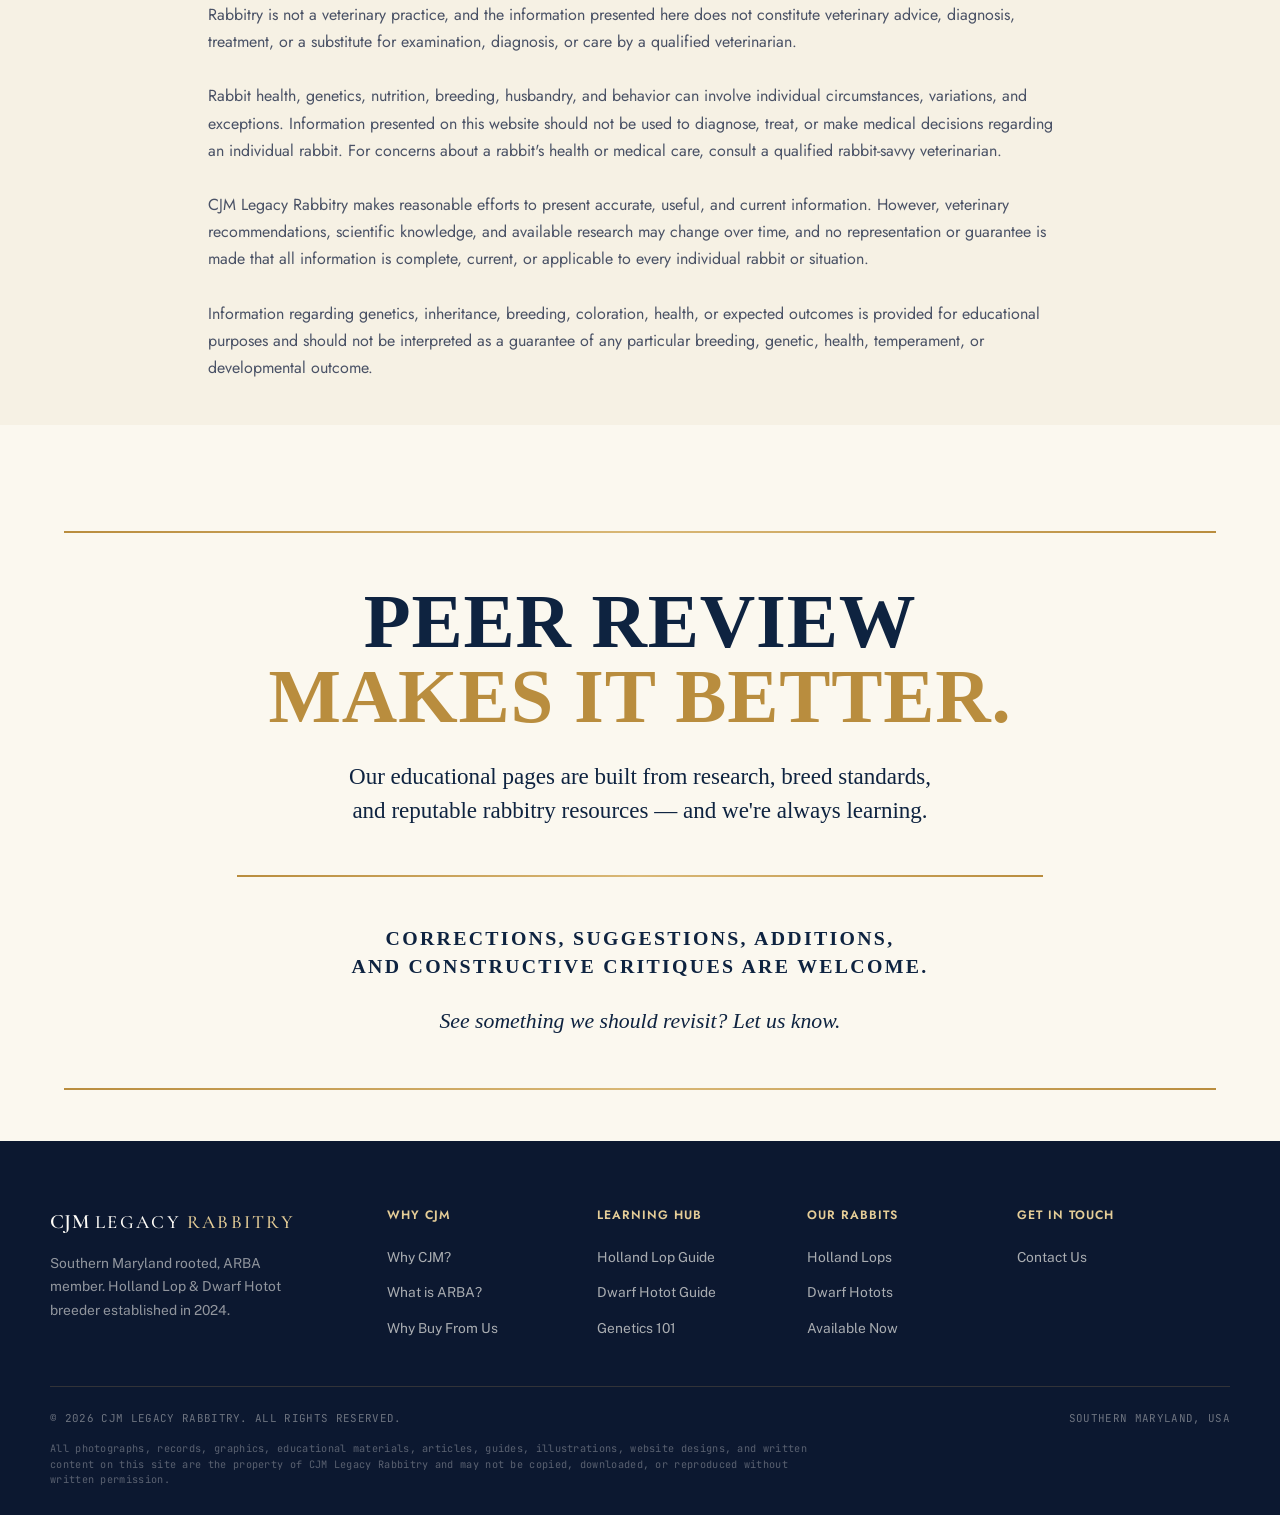
<file: hl-sop.html>
<!DOCTYPE html>
<html lang="en">
<head>
<meta charset="UTF-8">
<meta name="viewport" content="width=device-width, initial-scale=1.0">
<title>The Holland Lop Standard of Perfection — A Beginner&#x27;s Guide | CJM Legacy Rabbitry</title>
<meta name="description" content="A plain-language guide to the ARBA Holland Lop Standard of Perfection — how judges score type, head, ears, fur, and color — from CJM Legacy Rabbitry.">
<link rel="canonical" href="https://cjmrabbitry.com/hl-sop">
<meta property="og:type" content="website">
<meta property="og:site_name" content="CJM Legacy Rabbitry">
<meta property="og:title" content="The Holland Lop Standard of Perfection — A Beginner&#x27;s Guide | CJM Legacy Rabbitry">
<meta property="og:description" content="A plain-language guide to the ARBA Holland Lop Standard of Perfection — how judges score type, head, ears, fur, and color — from CJM Legacy Rabbitry.">
<meta property="og:image" content="https://cjmrabbitry.com/images/share-preview.jpg">
<meta name="twitter:card" content="summary_large_image">
<meta property="og:url" content="https://cjmrabbitry.com/hl-sop">
<link rel="preconnect" href="https://fonts.googleapis.com">
<link rel="preconnect" href="https://fonts.gstatic.com" crossorigin>
<link href="https://fonts.googleapis.com/css2?family=Fraunces:ital,opsz,wght@0,9..144,300;0,9..144,400;0,9..144,500;0,9..144,600;0,9..144,700;1,9..144,400;1,9..144,500&family=Cormorant+Garamond:ital,wght@0,500;0,600;1,500;1,600&family=Public+Sans:ital,wght@0,300;0,400;0,500;0,600;0,700;1,400&family=Jost:wght@400;500;600;700&family=JetBrains+Mono:wght@400;500;600;700&display=swap" rel="stylesheet">
<link rel="stylesheet" href="css/site.css">

</head>
<body>

<div id="site-header"></div>

<!-- ============ PAGE CONTENT (from Webflow embed) ============ -->
<link rel="preconnect" href="https://fonts.googleapis.com">
<link rel="preconnect" href="https://fonts.gstatic.com" crossorigin>
<link href="https://fonts.googleapis.com/css2?family=Cormorant+Garamond:ital,wght@0,500;0,600;0,700;1,500&family=Jost:wght@300;400;500;600&display=swap" rel="stylesheet">

<style>
  :root{
    --navy: #101d38;
    --navy-deep: #0a1428;
    --gold: #b6913c;
    --gold-light: #d9c185;
    --cream: #f6f1e4;
    --ivory: #fbf8ef;
    --marsh: #3f5b4d;
    --ink: #1c2333;
    --ink-soft: #4a5266;
    --line: rgba(16,29,56,0.14);
    --max: 920px;
  }

  *{box-sizing:border-box;}
  html{scroll-behavior:smooth;}
  body{
    margin:0;
    background:var(--ivory);
    color:var(--ink);
    font-family:'Jost', sans-serif;
    font-weight:400;
    line-height:1.7;
    -webkit-font-smoothing:antialiased;
  }

  h1,h2,h3,h4{
    font-family:'Cormorant Garamond', serif;
    color:var(--navy);
    font-weight:600;
    margin:0;
    letter-spacing:0.01em;
  }

  a{color:var(--gold); text-decoration:none;}
  a:hover, a:focus-visible{text-decoration:underline;}
  a:focus-visible, button:focus-visible{outline:2px solid var(--gold); outline-offset:3px;}

  .wrap{max-width:var(--max); margin:0 auto; padding:0 28px;}

  .eyebrow{
    display:inline-flex;
    align-items:center;
    gap:10px;
    font-family:'Jost', sans-serif;
    font-size:12.5px;
    letter-spacing:0.22em;
    text-transform:uppercase;
    color:var(--gold);
    font-weight:500;
  }
  .eyebrow::before{
    content:"";
    width:22px;
    height:1px;
    background:var(--gold);
    display:inline-block;
  }

  /* ---------- Horseshoe signature motif ---------- */
  .horseshoe{
    display:inline-block;
    width:1em;
    height:1em;
    vertical-align:-0.12em;
  }
  .divider-horseshoe{
    display:flex;
    align-items:center;
    justify-content:center;
    gap:16px;
    margin:0 auto;
  }
  .divider-horseshoe .bar{
    width:64px;
    height:1px;
    background:linear-gradient(to var(--dir,right), transparent, var(--gold));
  }
  .divider-horseshoe .bar.left{--dir:left;}

  /* ---------- Header / Hero ---------- */
  header.hero{
    background:
      radial-gradient(ellipse at 50% -10%, rgba(182,145,60,0.18), transparent 55%),
      linear-gradient(180deg, var(--navy) 0%, var(--navy-deep) 100%);
    color:var(--cream);
    padding:88px 0 76px;
    text-align:center;
    position:relative;
    overflow:hidden;
  }
  header.hero::after{
    content:"";
    position:absolute;
    inset:0;
    background-image:
      repeating-linear-gradient(90deg, rgba(246,241,228,0.035) 0px, rgba(246,241,228,0.035) 1px, transparent 1px, transparent 64px);
    pointer-events:none;
  }
  .crest-mark{
    width:78px;
    height:78px;
    margin:0 auto 28px;
    border:1px solid var(--gold);
    border-radius:50%;
    display:flex;
    align-items:center;
    justify-content:center;
  }
  .crest-mark svg{width:36px; height:36px;}

  header.hero .eyebrow{color:var(--gold-light);}
  header.hero .eyebrow::before{background:var(--gold-light);}

  h1.hero-title{
    color:var(--ivory);
    font-size:clamp(38px, 6vw, 64px);
    line-height:1.06;
    margin:22px auto 20px;
    max-width:780px;
    font-weight:700;
  }
  h1.hero-title em{
    font-style:italic;
    color:var(--gold-light);
  }

  .hero-sub{
    max-width:560px;
    margin:0 auto;
    color:rgba(246,241,228,0.78);
    font-size:17px;
    line-height:1.75;
  }

  .hero-meta{
    margin-top:38px;
    display:flex;
    justify-content:center;
    gap:36px;
    flex-wrap:wrap;
  }
  .hero-meta div{text-align:center;}
  .hero-meta .num{
    display:block;
    font-family:'Cormorant Garamond', serif;
    font-size:30px;
    color:var(--gold-light);
    font-weight:700;
  }
  .hero-meta .label{
    font-size:11px;
    letter-spacing:0.14em;
    text-transform:uppercase;
    color:rgba(246,241,228,0.6);
  }

  /* ---------- Sections ---------- */
  main{padding:0 0 40px;}

  section{
    padding:74px 0;
    border-bottom:1px solid var(--line);
  }
  section:last-of-type{border-bottom:none;}

  .section-head{
    max-width:640px;
    margin:0 0 34px;
  }
  .section-head .eyebrow{margin-bottom:14px;}
  .section-head h2{
    font-size:clamp(28px, 4vw, 38px);
    line-height:1.15;
  }
  .section-head p.lede{
    margin-top:16px;
    color:var(--ink-soft);
    font-size:16.5px;
    max-width:600px;
  }

  section.tint{background:var(--cream);}

  p{margin:0 0 16px; color:var(--ink-soft); font-size:16px;}
  p:last-child{margin-bottom:0;}
  strong{color:var(--navy); font-weight:600;}

  /* ---------- Intro / origin two-col ---------- */
  .origin-grid{
    display:grid;
    grid-template-columns:1fr 1fr;
    gap:48px;
    align-items:start;
  }
  .origin-grid .stat-card{
    background:var(--navy);
    color:var(--cream);
    border-radius:2px;
    padding:30px 28px;
  }
  .stat-card .eyebrow{color:var(--gold-light); margin-bottom:12px;}
  .stat-card .eyebrow::before{background:var(--gold-light);}
  .stat-card p{color:rgba(246,241,228,0.8);}
  .stat-card .figure{
    font-family:'Cormorant Garamond', serif;
    font-size:46px;
    color:var(--gold-light);
    font-weight:700;
    line-height:1;
    margin-bottom:10px;
  }

  /* ---------- Point schedule ---------- */
  .score-table{
    width:100%;
    border-collapse:collapse;
    font-family:'Jost', sans-serif;
    background:var(--ivory);
    border:1px solid var(--line);
  }
  .score-table caption{
    text-align:left;
    font-size:11px;
    letter-spacing:0.12em;
    text-transform:uppercase;
    color:var(--ink-soft);
    padding-bottom:10px;
  }
  .score-table th, .score-table td{
    padding:14px 18px;
    text-align:left;
    border-bottom:1px solid var(--line);
    font-size:15px;
  }
  .score-table thead th{
    background:var(--navy);
    color:var(--cream);
    font-size:11.5px;
    letter-spacing:0.12em;
    text-transform:uppercase;
    font-weight:500;
  }
  .score-table td.pts, .score-table th.pts{
    text-align:right;
    font-variant-numeric:tabular-nums;
    width:90px;
  }
  .score-table tr.major td{
    font-weight:600;
    color:var(--navy);
    background:rgba(182,145,60,0.08);
  }
  .score-table tr.sub td{
    color:var(--ink-soft);
    font-size:14.5px;
    padding-left:34px;
  }
  .score-table tr.total td{
    font-weight:700;
    color:var(--navy);
    border-top:2px solid var(--gold);
    border-bottom:none;
    background:rgba(182,145,60,0.12);
  }

  .callout{
    margin-top:28px;
    border-left:3px solid var(--gold);
    padding:6px 0 6px 22px;
  }
  .callout p{color:var(--navy); font-style:italic; font-size:16.5px;}

  /* ---------- Weight cards ---------- */
  .weight-grid{
    display:grid;
    grid-template-columns:1fr 1fr;
    gap:24px;
  }
  .weight-card{
    border:1px solid var(--line);
    background:var(--ivory);
    padding:28px 26px;
    position:relative;
  }
  .weight-card::before{
    content:"";
    position:absolute;
    top:0; left:0;
    width:100%;
    height:3px;
    background:var(--gold);
  }
  .weight-card h3{font-size:21px; margin-bottom:6px;}
  .weight-card .range{
    font-family:'Cormorant Garamond', serif;
    font-size:34px;
    color:var(--marsh);
    font-weight:700;
    margin:10px 0 8px;
  }
  .weight-card p{font-size:14.5px; margin-bottom:0;}

  /* ---------- Feature rows (body/head/ears/fur) ---------- */
  .feature-row{
    display:grid;
    grid-template-columns:120px 1fr;
    gap:32px;
    padding:32px 0;
    border-top:1px solid var(--line);
  }
  .feature-row:first-of-type{border-top:none;}
  .feature-points{
    display:flex;
    flex-direction:column;
    align-items:flex-start;
  }
  .feature-points .n{
    font-family:'Cormorant Garamond', serif;
    font-size:52px;
    font-weight:700;
    color:var(--gold);
    line-height:1;
  }
  .feature-points .u{
    font-size:11px;
    letter-spacing:0.12em;
    text-transform:uppercase;
    color:var(--ink-soft);
    margin-top:4px;
  }
  .feature-body h3{font-size:24px; margin-bottom:10px;}
  .feature-body ul{
    margin:14px 0 0;
    padding:0 0 0 18px;
    color:var(--ink-soft);
  }
  .feature-body li{margin-bottom:8px; font-size:15.5px;}
  .fault-line{
    margin-top:16px;
    font-size:14px;
    color:var(--ink-soft);
  }
  .fault-line strong{
    color:var(--marsh);
    font-size:11px;
    letter-spacing:0.1em;
    text-transform:uppercase;
    display:block;
    margin-bottom:5px;
  }

  /* ---------- Color groups ---------- */
  .color-grid{
    display:grid;
    grid-template-columns:repeat(2, 1fr);
    gap:1px;
    background:var(--line);
    border:1px solid var(--line);
  }
  .color-cell{
    background:var(--ivory);
    padding:24px 26px;
  }
  .color-cell h4{
    font-size:19px;
    color:var(--navy);
    margin-bottom:8px;
    display:flex;
    align-items:center;
    gap:10px;
  }
  .color-cell h4 .dot{
    width:9px; height:9px;
    border-radius:50%;
    background:var(--gold);
    display:inline-block;
    flex:none;
  }
  .color-cell p{font-size:14.5px; margin-bottom:6px;}
  .color-cell .examples{
    font-size:12.5px;
    color:var(--marsh);
    letter-spacing:0.02em;
  }

  .pattern-note{
    display:grid;
    grid-template-columns:1fr 1fr;
    gap:24px;
    margin-bottom:36px;
  }
  .pattern-note .card{
    background:var(--navy);
    color:var(--cream);
    padding:26px 26px;
  }
  .pattern-note .card h4{color:var(--gold-light); font-size:20px; margin-bottom:8px;}
  .pattern-note .card p{color:rgba(246,241,228,0.78); font-size:14.5px; margin-bottom:0;}

  /* ---------- Philosophy / brand statement ---------- */
  .statement{
    text-align:center;
    padding:88px 0;
    background:linear-gradient(180deg, var(--navy) 0%, var(--navy-deep) 100%);
    color:var(--ivory);
  }
  .statement .wrap{max-width:700px;}
  .statement blockquote{
    font-family:'Cormorant Garamond', serif;
    font-style:italic;
    font-size:clamp(24px, 3.4vw, 32px);
    line-height:1.5;
    color:var(--ivory);
    margin:0 0 24px;
  }
  .statement cite{
    font-style:normal;
    font-size:12px;
    letter-spacing:0.16em;
    text-transform:uppercase;
    color:var(--gold-light);
  }

  /* ---------- Sources / footer ---------- */
  footer{
    background:var(--cream);
    padding:56px 0 44px;
  }
  footer h3{font-size:15px; letter-spacing:0.1em; text-transform:uppercase; color:var(--navy); margin-bottom:18px; font-family:'Jost', sans-serif; font-weight:600;}
  footer ol{
    margin:0;
    padding:0 0 0 20px;
    color:var(--ink-soft);
    font-size:14px;
  }
  footer li{margin-bottom:8px;}
  footer .note{
    margin-top:26px;
    font-size:13px;
    color:var(--ink-soft);
    font-style:italic;
    border-top:1px solid var(--line);
    padding-top:20px;
  }

  /* ---------- Responsive ---------- */
  @media (max-width:760px){
    .origin-grid, .weight-grid, .color-grid, .pattern-note{grid-template-columns:1fr;}
    .feature-row{grid-template-columns:1fr; gap:10px;}
    .feature-points{flex-direction:row; align-items:baseline; gap:8px;}
    header.hero{padding:64px 0 52px;}
    section{padding:52px 0;}
  }

  @media (prefers-reduced-motion: reduce){
    html{scroll-behavior:auto;}
  }

  /* ---------- Top nav (back to hub) ---------- */
  nav.subnav{
    background:var(--navy-deep);
    border-bottom:1px solid rgba(217,193,133,0.18);
  }
  nav.subnav .wrap{
    display:flex;
    align-items:center;
    justify-content:space-between;
    padding:16px 28px;
  }
  nav.subnav .brand{
    font-family:'Cormorant Garamond', serif;
    font-size:16px;
    font-weight:600;
    color:var(--cream);
    letter-spacing:0.02em;
  }
  nav.subnav .brand:hover{text-decoration:none; color:var(--gold-light);}
  nav.subnav .back-link{
    display:inline-flex;
    align-items:center;
    gap:8px;
    font-size:11.5px;
    letter-spacing:0.12em;
    text-transform:uppercase;
    color:var(--gold-light);
    font-weight:500;
  }
  nav.subnav .back-link svg{width:13px; height:13px;}
  nav.subnav .back-link:hover{text-decoration:none; opacity:0.8;}

  @media (max-width:640px){
    nav.subnav .brand{font-size:14px;}
    nav.subnav .back-link span{display:none;}
  }
</style>
<nav class="subnav">
  <div class="wrap">
    <a href="index.html" class="brand"></a>
    <a href="sop-guide" class="back-link">
      <svg viewBox="0 0 24 24" fill="none" stroke="currentColor" stroke-width="2"><path d="M19 12H5M11 18l-6-6 6-6"/></svg>
      <span>All Breed Guides</span>
    </a>
  </div>
</nav>
<header class="hero">
    <h1 class="hero-title">The Holland Lop<br><em>Standard of Perfection</em></h1>
    <p class="hero-sub">A plain-language guide to how ARBA judges evaluate a Holland Lop — and what "show quality" actually means — for anyone new to the breed.</p>
    <div class="hero-meta">
      <div><span class="num">100</span><span class="label">Points Possible</span></div>
      <div><span class="num">8</span><span class="label">Color Groups</span></div>
      <div><span class="num">2–4</span><span class="label">Lb Adult Weight</span></div>
      <div><span class="num">1979</span><span class="label">ARBA Recognition</span></div>
    </div>
</header>

<main>

  <!-- WHAT IS THE SOP + ORIGIN -->
  <section>
    <div class="wrap">
      <div class="section-head">
        <span class="eyebrow">Where To Start</span>
        <h2>What is the "Standard of Perfection?"</h2>
        <p class="lede">The rulebook every Holland Lop is measured against — and the reason you'll see terms like "show quality" and "broken" on this site.</p>
      </div>

      <div class="origin-grid">
        <div>
          <p>The <strong>Standard of Perfection (SOP)</strong> is the official guidebook published by the <strong>American Rabbit Breeders Association (ARBA)</strong> describing the "ideal" version of every recognized rabbit breed. Each breed's section is written by that breed's national specialty club — for Holland Lops, the Holland Lop Rabbit Specialty Club — and adopted by ARBA.</p>
          <p>At an ARBA-sanctioned show, a licensed judge compares each rabbit to this written standard — not to the other rabbits in the room — and scores it out of 100 points. Breeders use the same standard as a roadmap for choosing breeding stock, which is why the language of the SOP shows up throughout our site.</p>
          <p>This page is a plain-language summary for education, not a reproduction of the official text. The complete standard is published in ARBA's <em>Standard of Perfection</em> book, available at <a href="https://arba.net" target="_blank" rel="noopener">arba.net</a>.</p>
        </div>
        <div class="stat-card">
          <span class="eyebrow">Breed Origin</span>
          <div class="figure">1950s</div>
          <p>Developed in the Netherlands by breeder Adrian de Cock, who crossed French Lops with Netherland Dwarfs — later adding English Lop influence — to shrink the classic lop-eared look into a compact body. ARBA recognized the breed in 1979, and it's since become one of the most popular breeds in the country, prized for its size, "teddy bear" look, and even temperament.</p>
        </div>
      </div>
    </div>
  </section>

  <!-- POINT SCHEDULE -->
  <section class="tint">
    <div class="wrap">
      <div class="section-head">
        <span class="eyebrow">How Judges Score</span>
        <h2>The 100-point schedule</h2>
        <p class="lede">Notice where the weight sits: 84 of 100 points go to overall type — not color. A correctly built rabbit will always outscore a beautifully colored one with poor type.</p>
      </div>

      <table class="score-table">
        <caption>ARBA Holland Lop scale of points</caption>
        <thead>
          <tr><th>Category</th><th class="pts">Points</th></tr>
        </thead>
        <tbody>
          <tr class="major"><td>General Type</td><td class="pts">84</td></tr>
          <tr class="sub"><td>Head, Ears &amp; Crown</td><td class="pts">42</td></tr>
          <tr class="sub"><td>&nbsp;&nbsp;Head</td><td class="pts">24</td></tr>
          <tr class="sub"><td>&nbsp;&nbsp;Ears</td><td class="pts">10</td></tr>
          <tr class="sub"><td>&nbsp;&nbsp;Crown</td><td class="pts">8</td></tr>
          <tr class="sub"><td>Body &amp; Bone</td><td class="pts">42</td></tr>
          <tr class="sub"><td>&nbsp;&nbsp;Body</td><td class="pts">32</td></tr>
          <tr class="sub"><td>&nbsp;&nbsp;Bone, Feet &amp; Legs</td><td class="pts">10</td></tr>
          <tr><td>Fur</td><td class="pts">7</td></tr>
          <tr><td>Color &amp; Markings</td><td class="pts">4</td></tr>
          <tr><td>Condition</td><td class="pts">5</td></tr>
          <tr class="total"><td>Total</td><td class="pts">100</td></tr>
        </tbody>
      </table>

      <div class="callout">
        <p>Color and markings are worth just 4 of 100 points — structure and type make up the vast majority of a Holland Lop's score.</p>
      </div>
    </div>
  </section>

  <!-- WEIGHT & CLASSES -->
  <section>
    <div class="wrap">
      <div class="section-head">
        <span class="eyebrow">Show Classes</span>
        <h2>Weight &amp; age divisions</h2>
        <p class="lede">Holland Lops are divided into classes by age, not size — one of the smallest lop breeds recognized by ARBA.</p>
      </div>

      <div class="weight-grid">
        <div class="weight-card">
          <h3>Senior Bucks &amp; Does</h3>
          <div class="range">Up to 4 lb</div>
          <p>6 months of age or older. Emphasis is on correct proportion and heavy muscling within this weight, rather than a single "ideal" target weight.</p>
        </div>
        <div class="weight-card">
          <h3>Junior Bucks &amp; Does</h3>
          <div class="range">2 lb minimum</div>
          <p>Under 6 months of age. A rabbit may never be shown in an older — or younger — age class than its true age.</p>
        </div>
      </div>
    </div>
  </section>

  <!-- BODY & BONE -->
  <section class="tint">
    <div class="wrap">
      <div class="section-head">
        <span class="eyebrow">General Type — Body &amp; Bone</span>
        <h2>Built short, thick, and heavily muscled</h2>
      </div>

      <div class="feature-row">
        <div class="feature-points"><span class="n">32</span><span class="u">Body</span></div>
        <div class="feature-body">
          <h3>Body</h3>
          <p>Holland Lops are a compact breed — short, thick-set, and heavily muscled rather than long and rangy.</p>
          <ul>
            <li>Broad, well-filled shoulders and chest</li>
            <li>A smooth topline, with shoulder depth nearly equal to the depth of the hindquarters — no dip behind the shoulders (breeders often call this dip a "shelf," and it's one of the most common faults in the breed)</li>
            <li>Hindquarters that are broad, deep, and well-rounded down to the lower portion</li>
            <li>A small, simple dewlap is acceptable in does</li>
          </ul>
          <div class="fault-line"><strong>Faulted for</strong>A body that's long, low, or narrow through the shoulders; hindquarters that are pinched, chopped off, or flat over the hips.</div>
        </div>
      </div>

      <div class="feature-row">
        <div class="feature-points"><span class="n">10</span><span class="u">Bone</span></div>
        <div class="feature-body">
          <h3>Bone, Feet &amp; Legs</h3>
          <p>Legs should be short, thick, straight, and heavily boned for the animal's size — this is what gives a correct Holland Lop its "chunky" look rather than a delicate one.</p>
          <p style="font-size:14.5px;">White toenails are preferred on Broken-pattern rabbits, but a Broken rabbit is never disqualified for colored or mismatched toenails.</p>
        </div>
      </div>
    </div>
  </section>

  <!-- HEAD, EARS, CROWN -->
  <section>
    <div class="wrap">
      <div class="section-head">
        <span class="eyebrow">General Type — Head, Ears &amp; Crown</span>
        <h2>The breed's signature feature</h2>
        <p class="lede">This is the single largest scoring block in the standard — and the feature most responsible for the Holland Lop's "teddy bear" look.</p>
      </div>

      <div class="feature-row">
        <div class="feature-points"><span class="n">24</span><span class="u">Head</span></div>
        <div class="feature-body">
          <h3>Head</h3>
          <p>Bold, massive, and wide — wide enough that, viewed from the front, it fills out well between the eyes down to a very short, well-filled muzzle. Viewed from the side, the skull is rounded, with only a slight flattening between the eyes and nose. The head sits high and close on the shoulders, in proportion to the body.</p>
          <div class="fault-line"><strong>Faulted for</strong>A head that's narrow, pinched, or too long for the body.</div>
        </div>
      </div>

      <div class="feature-row">
        <div class="feature-points"><span class="n">10</span><span class="u">Ears</span></div>
        <div class="feature-body">
          <h3>Ears</h3>
          <ul>
            <li>Lop vertically, hanging close to the cheeks on both sides of the head</li>
            <li>Ear openings turned toward the head, not out to the sides</li>
            <li>Thick, well-furred, wide, and rounded — never pointed or thin — at the tips</li>
            <li>Hang just behind the eyes, extending no more than about 1 inch below the jaw line</li>
            <li>Balanced in length and width to the size of the head and body</li>
          </ul>
        </div>
      </div>

      <div class="feature-row">
        <div class="feature-points"><span class="n">8</span><span class="u">Crown</span></div>
        <div class="feature-body">
          <h3>Crown</h3>
          <p>The "crown" is the raised area of the skull at the base of the ears from which the ears drop. A well-defined crown, paired with correctly hanging ears, should form a <strong>horseshoe shape</strong> when the rabbit is viewed head-on — the classic outline breeders and judges are trained to spot.</p>
          <div class="callout" style="margin-top:20px;">
            <p>Holland Lops are known for being an excitable breed, and an anxious rabbit will often hold its ears incorrectly on the table. The standard specifically calls for the animal to be allowed to relax before its ear carriage is judged.</p>
          </div>
        </div>
      </div>
    </div>
  </section>

  <!-- FUR -->
  <section class="tint">
    <div class="wrap">
      <div class="section-head">
        <span class="eyebrow">Fur — 7 Points</span>
        <h2>The "rollback" coat</h2>
      </div>
      <p style="max-width:640px;">Stroke a Holland Lop's fur from the hindquarters toward the shoulders — against the direction it normally lies — and it should gradually roll back into place rather than staying flipped up. The standard calls for fur that's glossy, dense, fine in texture, roughly 1 inch long, and even over the entire body.</p>
    </div>
  </section>

  <!-- COLOR & MARKINGS -->
  <section>
    <div class="wrap">
      <div class="section-head">
        <span class="eyebrow">Color &amp; Markings — 4 Points</span>
        <h2>Two patterns, eight color groups</h2>
        <p class="lede">Holland Lops are shown in two pattern classifications. Colors within each pattern aren't judged against one another — only the pattern group matters for placing rabbits into a class.</p>
      </div>

      <div class="pattern-note">
        <div class="card">
          <h4>Solid Pattern</h4>
          <p>A single recognized color carried over the entire rabbit.</p>
        </div>
        <div class="card">
          <h4>Broken Pattern</h4>
          <p>A recognized color combined with white, in a spotted, patched, or blanket-style pattern. Judges look for a balanced nose marking, colored circles around both eyes, colored ears, and white feet.</p>
        </div>
      </div>

      <div class="section-head" style="margin-bottom:20px;">
        <h3 style="font-size:22px; color:var(--navy);">The eight recognized color groups</h3>
        <p class="lede" style="font-size:14.5px;">Every individual color has its own detailed description in the official SOP covering surface color, undercolor, and eye color. Grouped here at a glance:</p>
      </div>

      <div class="color-grid">
        <div class="color-cell">
          <h4><span class="dot"></span>Agouti</h4>
          <p>Banded, "wild-type" hair shaft with distinct rings of color and ticking.</p>
          <div class="examples">Chestnut · Chinchilla · Opal · Squirrel</div>
        </div>
        <div class="color-cell">
          <h4><span class="dot"></span>Broken</h4>
          <p>Any recognized color combined with white in a spotted or patched pattern.</p>
          <div class="examples">Includes Tri-Color</div>
        </div>
        <div class="color-cell">
          <h4><span class="dot"></span>Pointed White</h4>
          <p>White body with color restricted to the nose, ears, feet, legs, and tail.</p>
          <div class="examples">Black, Blue, Chocolate &amp; Lilac points</div>
        </div>
        <div class="color-cell">
          <h4><span class="dot"></span>Self</h4>
          <p>One solid color carried uniformly over the entire body.</p>
          <div class="examples">Black · Blue · Chocolate · Lilac · White</div>
        </div>
        <div class="color-cell">
          <h4><span class="dot"></span>Shaded</h4>
          <p>Color that gradually transitions from dark to light across the body.</p>
          <div class="examples">Sable Point · Seal · Tortoise · Smoke Pearl</div>
        </div>
        <div class="color-cell">
          <h4><span class="dot"></span>Tan Pattern</h4>
          <p>A self-colored top with contrasting cream, orange, or fawn markings underneath and around the face.</p>
          <div class="examples">Otter</div>
        </div>
        <div class="color-cell">
          <h4><span class="dot"></span>Ticked</h4>
          <p>Guard hairs of a contrasting color evenly interspersed through the coat.</p>
          <div class="examples">Steel</div>
        </div>
        <div class="color-cell">
          <h4><span class="dot"></span>Wide Band</h4>
          <p>One even color carried broadly over the body with little to no banding.</p>
          <div class="examples">Cream · Fawn · Orange · Red</div>
        </div>
      </div>
    </div>
  </section>

  <!-- CONDITION -->
  <section class="tint">
    <div class="wrap">
      <div class="section-head">
        <span class="eyebrow">Condition — 5 Points</span>
        <h2>Health and presentation</h2>
      </div>
      <p style="max-width:640px;">"Condition" refers to the rabbit's overall health, grooming, and presentation at the moment it's judged — clean fur, no stains, good flesh condition, and freedom from anything suggesting poor health or care.</p>
    </div>
  </section>
</main>
<footer>
  <div class="wrap">
    <h3>Sources</h3>
    <p style="font-size:14px; max-width:640px;">This page is a plain-language summary intended for educational use, not a reproduction of the official text. For the complete, legally authoritative standard, always refer to the current edition of the ARBA Standard of Perfection.</p>
    <ol>
      <li>American Rabbit Breeders Association (ARBA) — official Standard of Perfection publication, <a href="https://arba.net" target="_blank" rel="noopener">arba.net</a></li>
      <li>Holland Lop Rabbit Specialty Club standard, as summarized by Honeypie Hollands, <a href="https://honeypiehollands.weebly.com/standard-of-perfection.html" target="_blank" rel="noopener">honeypiehollands.weebly.com</a></li>
      <li>Holland Lop Standard of Perfection summary, High Tide Hollands, <a href="https://hightidehollands.com/standard-of-perfection/" target="_blank" rel="noopener">hightidehollands.com</a></li>
      <li>Holland Lop Standard of Perfection summary, Johnson's Bunny Farm, <a href="https://johnsonsbunnyfarm.weebly.com/holland-lop-arba-standard-of-perfection.html" target="_blank" rel="noopener">johnsonsbunnyfarm.weebly.com</a></li>
      <li>Wikipedia, "Holland Lop" (breed history), <a href="https://en.wikipedia.org/wiki/Holland_Lop" target="_blank" rel="noopener">en.wikipedia.org/wiki/Holland_Lop</a></li>
    </ol>
    <p class="note">Last verified against multiple current breeder references: August 2026. Because ARBA periodically revises breed standards, always cross-check against the latest official ARBA publication before relying on this page for show purposes.</p>
      <p class="legal">The information provided on this website is intended for general educational and informational purposes only. CJM Legacy Rabbitry is not a veterinary practice, and the information presented here does not constitute veterinary advice, diagnosis, treatment, or a substitute for examination, diagnosis, or care by a qualified veterinarian.<br><br>
      Rabbit health, genetics, nutrition, breeding, husbandry, and behavior can involve individual circumstances, variations, and exceptions. Information presented on this website should not be used to diagnose, treat, or make medical decisions regarding an individual rabbit. For concerns about a rabbit's health or medical care, consult a qualified rabbit-savvy veterinarian.<br><br>
      CJM Legacy Rabbitry makes reasonable efforts to present accurate, useful, and current information. However, veterinary recommendations, scientific knowledge, and available research may change over time, and no representation or guarantee is made that all information is complete, current, or applicable to every individual rabbit or situation.<br><br>
      Information regarding genetics, inheritance, breeding, coloration, health, or expected outcomes is provided for educational purposes and should not be interpreted as a guarantee of any particular breeding, genetic, health, temperament, or developmental outcome.</p>
  </div>
</footer>
<br><br>
<!-- ============ END PAGE CONTENT ============ -->
<div data-peer-review></div>

<div id="site-footer"></div>
<script src="js/layout.js"></script>
</body>
</html>
</file>
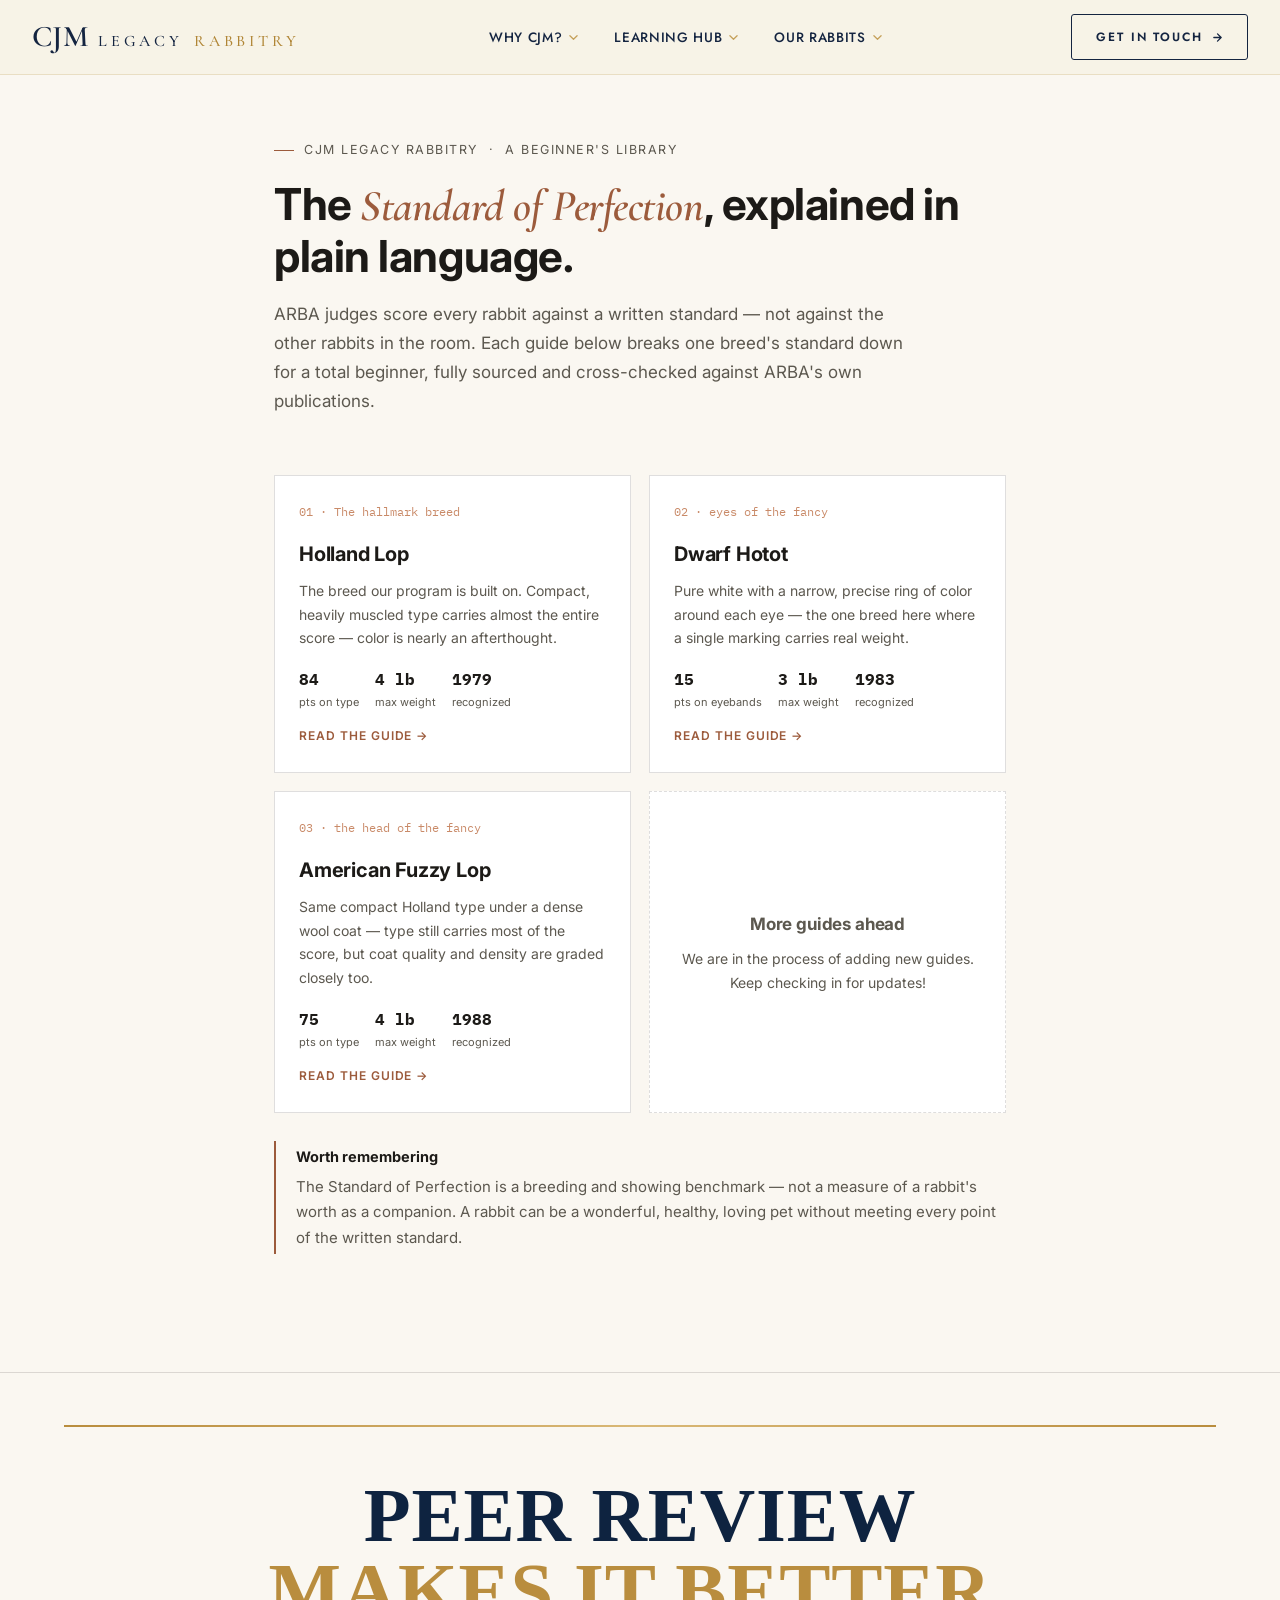
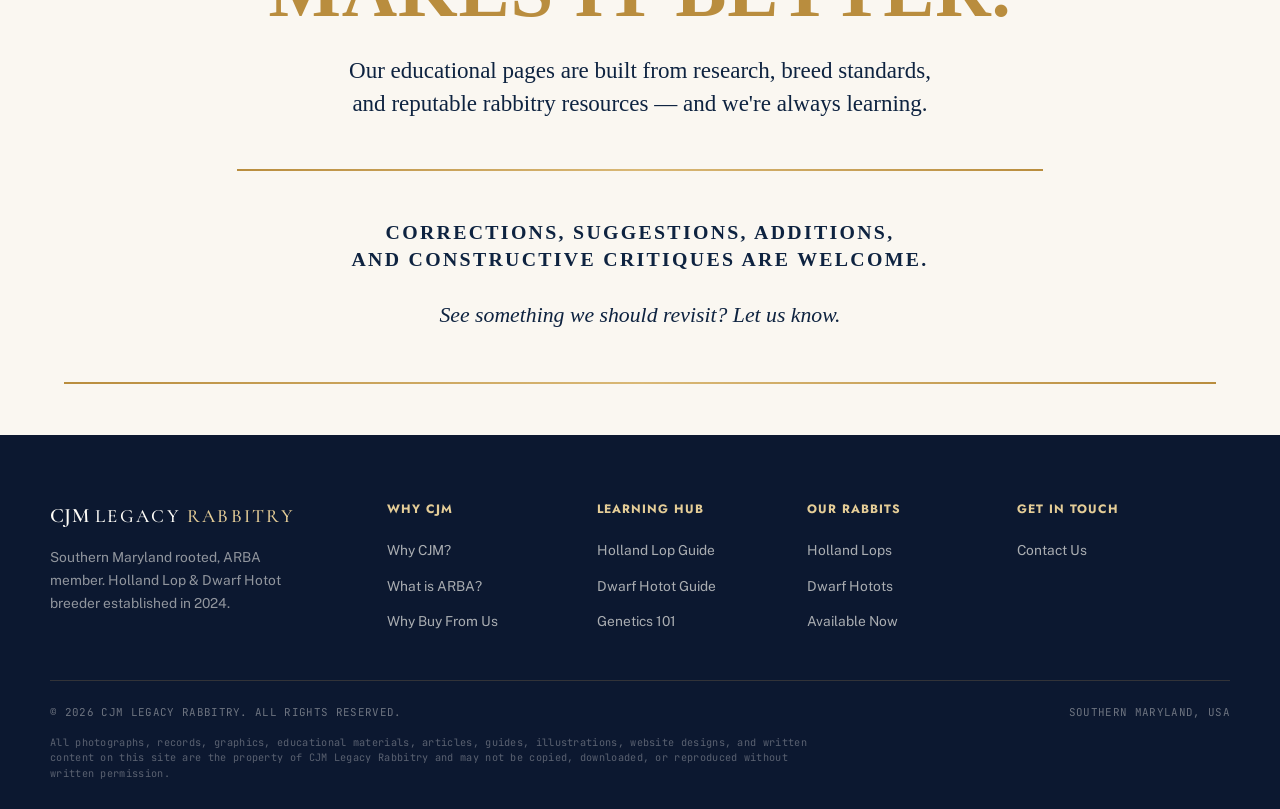
<file: sop-guide.html>
<!DOCTYPE html>
<html lang="en">
<head>
<meta charset="UTF-8">
<meta name="viewport" content="width=device-width, initial-scale=1.0">
<title>Standard of Perfection Guides | CJM Legacy Rabbitry</title>
<meta name="description" content="Plain-language guides to the ARBA Standard of Perfection for the breeds we raise.">
<link rel="canonical" href="https://cjmrabbitry.com/sop-guide">
<meta property="og:type" content="website">
<meta property="og:site_name" content="CJM Legacy Rabbitry">
<meta property="og:title" content="Standard of Perfection Guides | CJM Legacy Rabbitry">
<meta property="og:description" content="Plain-language guides to the ARBA Standard of Perfection for the breeds we raise.">
<meta property="og:image" content="https://cjmrabbitry.com/images/share-preview.jpg">
<meta name="twitter:card" content="summary_large_image">
<meta property="og:url" content="https://cjmrabbitry.com/sop-guide">
<link rel="preconnect" href="https://fonts.googleapis.com">
<link rel="preconnect" href="https://fonts.gstatic.com" crossorigin>
<link href="https://fonts.googleapis.com/css2?family=Fraunces:ital,opsz,wght@0,9..144,300;0,9..144,400;0,9..144,500;0,9..144,600;0,9..144,700;1,9..144,400;1,9..144,500&family=Cormorant+Garamond:ital,wght@0,500;0,600;1,500;1,600&family=Public+Sans:ital,wght@0,300;0,400;0,500;0,600;0,700;1,400&family=Jost:wght@400;500;600;700&family=JetBrains+Mono:wght@400;500;600;700&display=swap" rel="stylesheet">
<link rel="stylesheet" href="css/site.css">

</head>
<body>

<div id="site-header"></div>

<!-- ============ PAGE CONTENT (from Webflow embed) ============ -->
<link rel="preconnect" href="https://fonts.googleapis.com">
<link rel="preconnect" href="https://fonts.gstatic.com" crossorigin>
<link href="https://fonts.googleapis.com/css2?family=Inter:wght@400;500;600;700&family=Cormorant+Garamond:ital,wght@1,500;1,600&family=IBM+Plex+Mono:wght@500;600&display=swap" rel="stylesheet">

<style>
  :root{
    --bg: #faf7f1;
    --panel: #ffffff;
    --ink: #1c1a17;
    --ink-soft: #5c584f;
    --accent: #9c5b3c;
    --accent-soft: #c98a68;
    --line: rgba(28,26,23,0.14);
    --mono: 'IBM Plex Mono', 'Courier New', monospace;
    --max: 780px;
  }
  *{box-sizing:border-box;}
  html{scroll-behavior:smooth;}
  body{
    margin:0;
    background:var(--bg);
    color:var(--ink);
    font-family:'Inter', -apple-system, sans-serif;
    font-weight:400;
    line-height:1.7;
    font-size:16px;
    -webkit-font-smoothing:antialiased;
  }
  .wrap{max-width:var(--max); margin:0 auto; padding:0 24px;}
  .wrap-wide{max-width:960px; margin:0 auto; padding:0 24px;}
  h1,h2,h3,h4{font-family:'Inter',sans-serif; color:var(--ink); font-weight:700; margin:0; letter-spacing:-0.01em;}
  em{font-family:'Cormorant Garamond', serif; font-style:italic; color:var(--accent); font-weight:600;}
  a{color:var(--accent); text-decoration:underline; text-decoration-color:rgba(156,91,60,0.35); text-underline-offset:3px;}
  a:hover{text-decoration-color:var(--accent);}
  code{font-family:var(--mono); background:rgba(156,91,60,0.08); padding:1px 6px; border-radius:3px; font-size:0.9em; color:var(--accent);}
  p{margin:0 0 16px; color:var(--ink-soft);}
  p:last-child{margin-bottom:0;}
  strong{color:var(--ink); font-weight:600;}

  /* ---------- Top nav ---------- */
  nav.site{
    border-bottom:1px solid var(--line);
    background:var(--panel);
    position:sticky; top:0; z-index:20;
  }
  nav.site .wrap-wide{
    display:flex; align-items:center; justify-content:space-between;
    padding:16px 24px;
  }
  nav.site .brand{
    font-weight:700; font-size:15px; color:var(--ink); text-decoration:none;
    letter-spacing:-0.01em;
  }
  nav.site .links{display:flex; gap:26px; flex-wrap:wrap;}
  nav.site .links a{
    font-size:13.5px; color:var(--ink-soft); text-decoration:none; font-weight:500;
  }
  nav.site .links a:hover, nav.site .links a.current{color:var(--accent);}
  @media (max-width:680px){
    nav.site .links{display:none;}
  }

  /* ---------- Hero ---------- */
  header.hero{padding:64px 0 32px;}
  header.hero .kicker{
    display:flex; align-items:center; gap:10px;
    font-size:12.5px; letter-spacing:0.12em; text-transform:uppercase;
    color:var(--ink-soft); margin-bottom:18px;
  }
  header.hero .kicker::before{content:"";width:20px;height:1px;background:var(--accent);display:inline-block;}
  header.hero h1{font-size:clamp(30px,5vw,44px); line-height:1.15; margin-bottom:18px;}
  header.hero .sub{font-size:17px; color:var(--ink-soft); max-width:640px;}

  /* ---------- Chip strip (quick stats, echoes genotype chips) ---------- */
  .chip-strip{display:flex; flex-wrap:wrap; gap:10px; margin:28px 0 8px;}
  .chip{
    border:1px solid var(--line); background:var(--panel);
    padding:10px 14px; min-width:84px;
  }
  .chip .top{font-family:var(--mono); font-weight:700; font-size:18px; color:var(--accent);}
  .chip .bottom{font-size:10.5px; letter-spacing:0.04em; color:var(--ink-soft); margin-top:2px;}

  /* ---------- TOC ---------- */
  .toc{
    background:var(--panel); border:1px solid var(--line);
    padding:24px 26px; margin:36px 0;
  }
  .toc .label{font-size:12px; text-transform:uppercase; letter-spacing:0.1em; color:var(--ink-soft); margin-bottom:12px;}
  .toc ol{margin:0; padding-left:20px; columns:2; column-gap:28px;}
  .toc li{font-size:14px; margin-bottom:8px; break-inside:avoid;}
  .toc a{color:var(--ink); text-decoration:none;}
  .toc a:hover{color:var(--accent);}
  @media (max-width:600px){.toc ol{columns:1;}}

  /* ---------- Sections ---------- */
  main{padding-bottom:40px;}
  section{padding:52px 0; border-top:1px solid var(--line);}
  .sec-num{
    font-family:var(--mono); font-size:13px; color:var(--accent-soft);
    letter-spacing:0.05em; margin-bottom:10px; display:block;
  }
  section h2{font-size:clamp(22px,3.2vw,28px); margin-bottom:6px;}
  section .lede{color:var(--ink-soft); font-size:15.5px; max-width:600px; margin-top:10px;}

  /* ---------- Pull quote / callout ---------- */
  .pullquote{
    border-left:2px solid var(--accent);
    padding:4px 0 4px 20px; margin:26px 0;
  }
  .pullquote .tag{font-weight:700; color:var(--ink); display:block; margin-bottom:4px; font-size:14.5px;}
  .pullquote p{font-size:15px; margin-bottom:0;}

  /* ---------- Score table ---------- */
  table.score{width:100%; border-collapse:collapse; margin:20px 0; font-size:14.5px;}
  table.score th{
    text-align:left; font-size:11px; letter-spacing:0.08em; text-transform:uppercase;
    color:var(--ink-soft); padding:8px 12px 8px 0; border-bottom:1px solid var(--ink);
  }
  table.score td{padding:9px 12px 9px 0; border-bottom:1px solid var(--line);}
  table.score td.pts{text-align:right; font-family:var(--mono); color:var(--accent); font-weight:600;}
  table.score tr.sub td{color:var(--ink-soft); padding-left:20px; font-size:13.5px;}
  table.score tr.total td{font-weight:700; border-top:1px solid var(--ink); border-bottom:none; padding-top:12px;}
  table.score tr.total td.pts{color:var(--ink);}

  /* ---------- Data table (colors/varieties) ---------- */
  table.data{width:100%; border-collapse:collapse; font-size:13.5px; margin:20px 0;}
  table.data th{
    text-align:left; font-size:10.5px; letter-spacing:0.06em; text-transform:uppercase;
    color:var(--ink-soft); padding:8px 12px 8px 0; border-bottom:1px solid var(--ink);
  }
  table.data td{padding:10px 12px 10px 0; border-bottom:1px solid var(--line); vertical-align:top; color:var(--ink-soft);}
  table.data td.grp{color:var(--ink); font-weight:600;}
  table.data code{white-space:nowrap;}

  /* ---------- Weight / feature cards ---------- */
  .card-row{display:grid; grid-template-columns:1fr 1fr; gap:16px; margin:20px 0;}
  .card{border:1px solid var(--line); background:var(--panel); padding:20px 22px;}
  .card h3{font-size:16px; margin-bottom:8px;}
  .card .big{font-family:var(--mono); font-size:26px; color:var(--accent); font-weight:700; margin:6px 0;}
  .card p{font-size:13.5px; margin-bottom:0;}
  @media (max-width:600px){.card-row{grid-template-columns:1fr;}}

  ul.plain{margin:12px 0 0; padding-left:18px; color:var(--ink-soft);}
  ul.plain li{margin-bottom:7px; font-size:14.5px;}

  .fault{font-size:13px; margin-top:14px; color:var(--ink-soft);}
  .fault b{color:var(--accent); text-transform:uppercase; font-size:10.5px; letter-spacing:0.08em; display:block; margin-bottom:4px; font-weight:700;}

  /* ---------- Sources ---------- */
  .sources ol{padding-left:20px; color:var(--ink-soft); font-size:13.5px;}
  .sources li{margin-bottom:10px;}
  .verify{
    margin-top:22px; padding-top:18px; border-top:1px solid var(--line);
    font-size:13px; color:var(--ink-soft); font-style:italic;
  }

  footer.sitefoot{
    padding:36px 0 56px; text-align:center;
    font-size:12.5px; color:var(--ink-soft);
  }

  /* ---------- Hub cards ---------- */
  .hub-grid{display:grid; grid-template-columns:repeat(2,1fr); gap:18px; margin:28px 0;}
  .hub-card{
    border:1px solid var(--line); background:var(--panel); padding:26px 24px;
    text-decoration:none; color:inherit; display:flex; flex-direction:column;
  }
  .hub-card:hover{border-color:var(--accent);}
  .hub-card .num{font-family:var(--mono); font-size:12px; color:var(--accent-soft); margin-bottom:14px;}
  .hub-card h3{font-size:20px; margin-bottom:8px;}
  .hub-card p{font-size:14px; flex:1; margin-bottom:16px;}
  .hub-card .stats{display:flex; gap:16px; margin-bottom:14px;}
  .hub-card .stats div{font-size:11px; color:var(--ink-soft);}
  .hub-card .stats b{display:block; font-family:var(--mono); color:var(--ink); font-size:16px;}
  .hub-card .go{font-size:12px; text-transform:uppercase; letter-spacing:0.08em; color:var(--accent); font-weight:600;}
  .hub-card.future{border-style:dashed; align-items:center; justify-content:center; text-align:center; color:var(--ink-soft);}
  @media (max-width:640px){.hub-grid{grid-template-columns:1fr;}}
</style>
<header class="hero">
  <div class="wrap">
    <div class="kicker">CJM Legacy Rabbitry &nbsp;&middot;&nbsp; A beginner's library</div>
    <h1>The <em>Standard of Perfection</em>, explained in plain language.</h1>
    <p class="sub">ARBA judges score every rabbit against a written standard — not against the other rabbits in the room. Each guide below breaks one breed's standard down for a total beginner, fully sourced and cross-checked against ARBA's own publications.</p>
  </div>
</header>

<main>
  <section style="border-top:none; padding-top:0;">
    <div class="wrap">
      <div class="hub-grid">

        <a href="hl-sop" class="hub-card">
          <div class="num">01 &middot; The hallmark breed</div>
          <h3>Holland Lop</h3>
          <p>The breed our program is built on. Compact, heavily muscled type carries almost the entire score — color is nearly an afterthought.</p>
          <div class="stats">
            <div><b>84</b>pts on type</div>
            <div><b>4 lb</b>max weight</div>
            <div><b>1979</b>recognized</div>
          </div>
          <span class="go">Read the guide &rarr;</span>
        </a>
        <a href="dh-sop" class="hub-card">
          <div class="num">02 &middot; eyes of the fancy</div>
          <h3>Dwarf Hotot</h3>
          <p>Pure white with a narrow, precise ring of color around each eye — the one breed here where a single marking carries real weight.</p>
          <div class="stats">
            <div><b>15</b>pts on eyebands</div>
            <div><b>3 lb</b>max weight</div>
            <div><b>1983</b>recognized</div>
          </div>
          <span class="go">Read the guide &rarr;</span>
        </a>
       
                <a href="afl-sop" class="hub-card">
          <div class="num">03 &middot; the head of the fancy</div>
          <h3>American Fuzzy Lop</h3>
          <p>Same compact Holland type under a dense wool coat — type still carries most of the score, but coat quality and density are graded closely too.</p>
          <div class="stats">
            <div><b>75</b>pts on type</div>
            <div><b>4 lb</b>max weight</div>
            <div><b>1988</b>recognized</div>
          </div>
          <span class="go">Read the guide &rarr;</span>
        </a>

        <div class="hub-card future">
          <div>
            <h3 style="color:var(--ink-soft); font-size:17px;">More guides ahead</h3>
            <p style="margin-bottom:0;">We are in the process of adding new guides. Keep checking in for updates!</p>
          </div>
        </div>

      </div>

      <div class="pullquote">
        <span class="tag">Worth remembering</span>
        <p>The Standard of Perfection is a breeding and showing benchmark — not a measure of a rabbit's worth as a companion. A rabbit can be a wonderful, healthy, loving pet without meeting every point of the written standard.</p>
      </div>
    </div>
  </section>
</main>
</footer>
<!-- ============ END PAGE CONTENT ============ -->
<div data-peer-review></div>


<div id="site-footer"></div>
<script src="js/layout.js"></script>
</body>
</html>
</file>
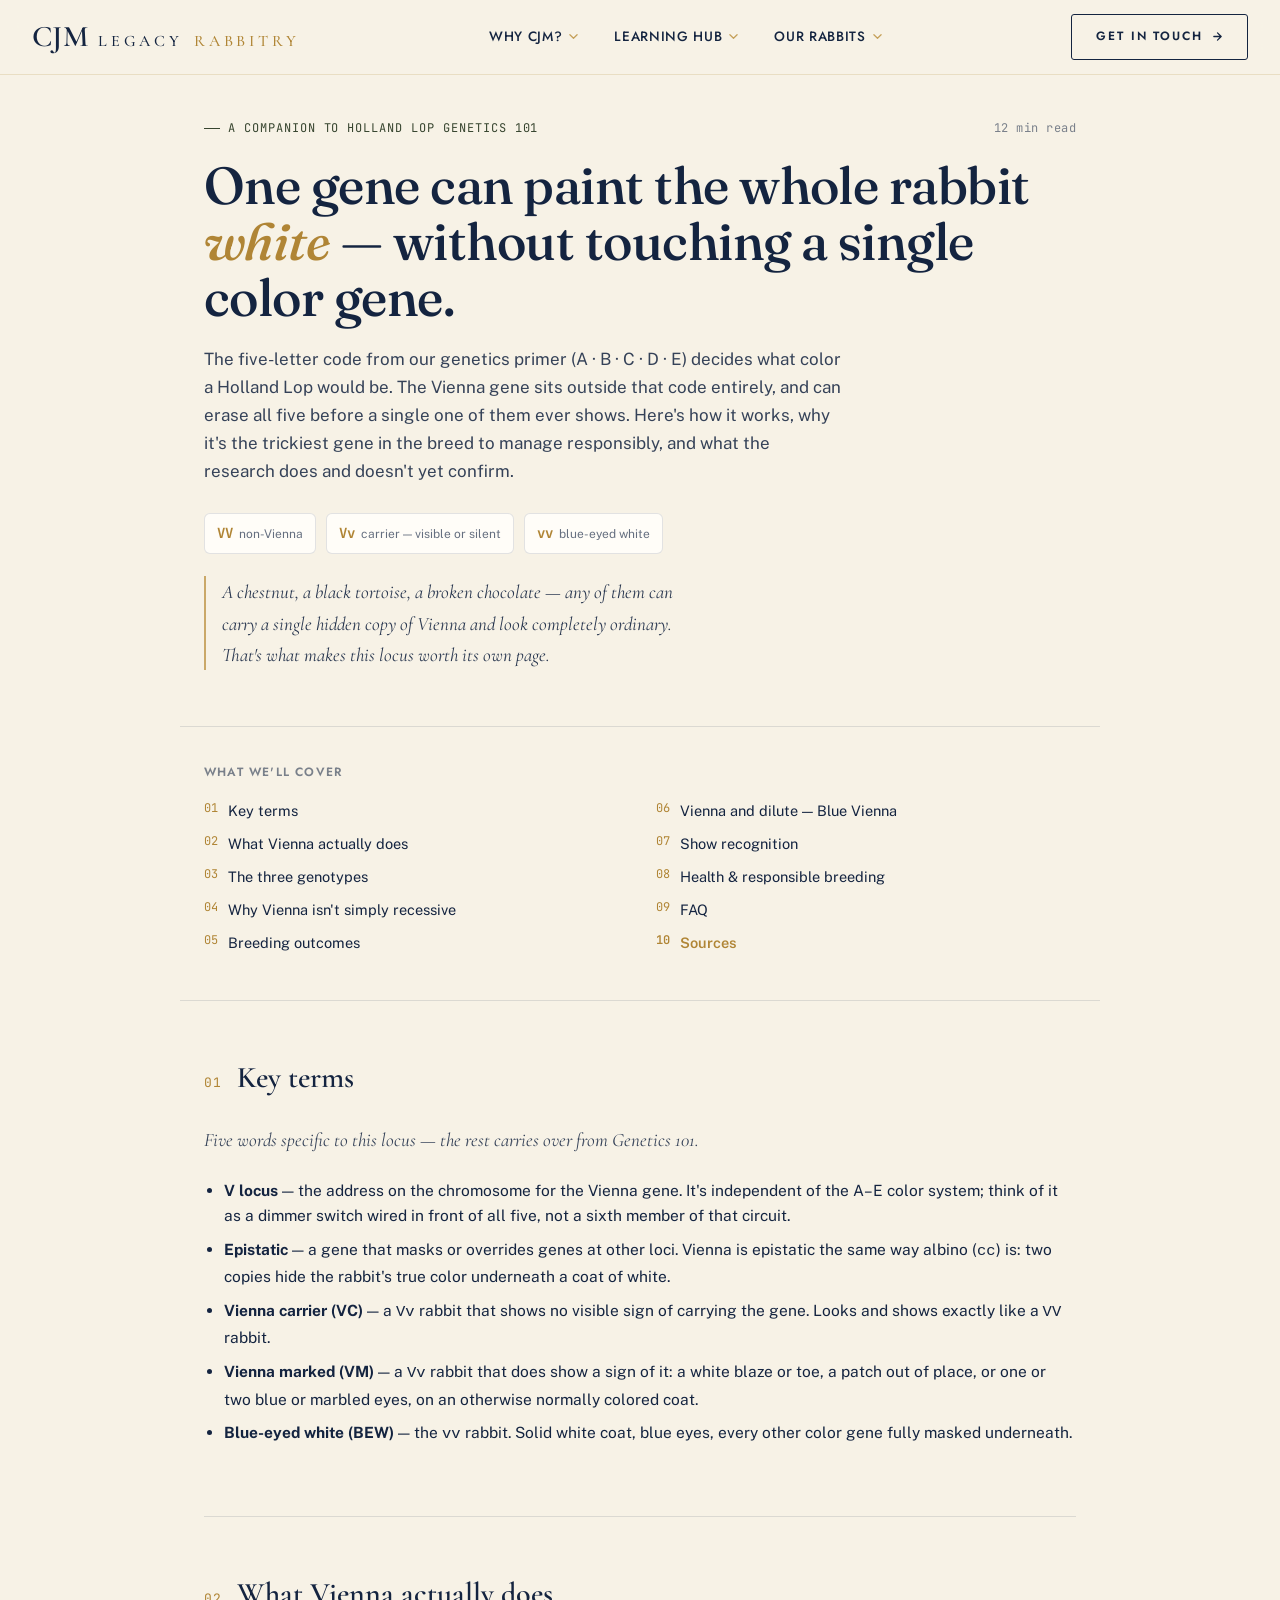
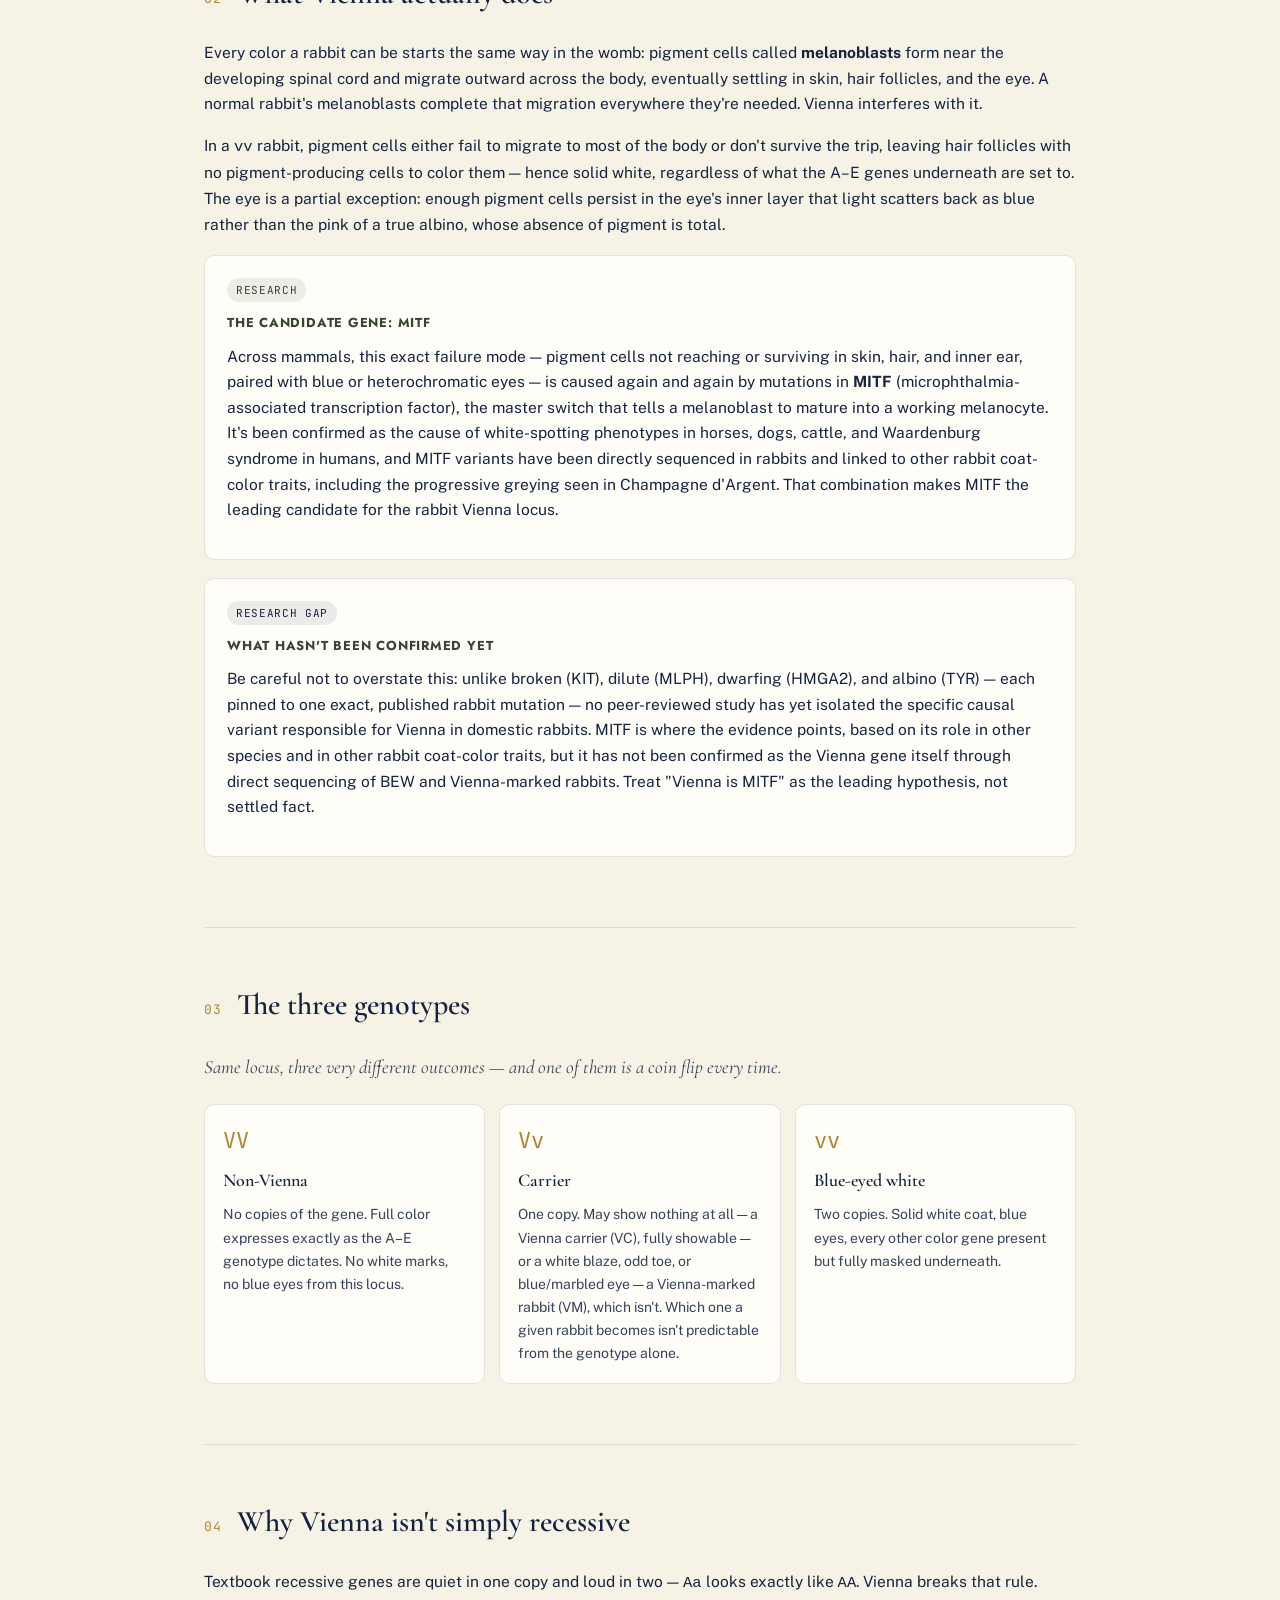
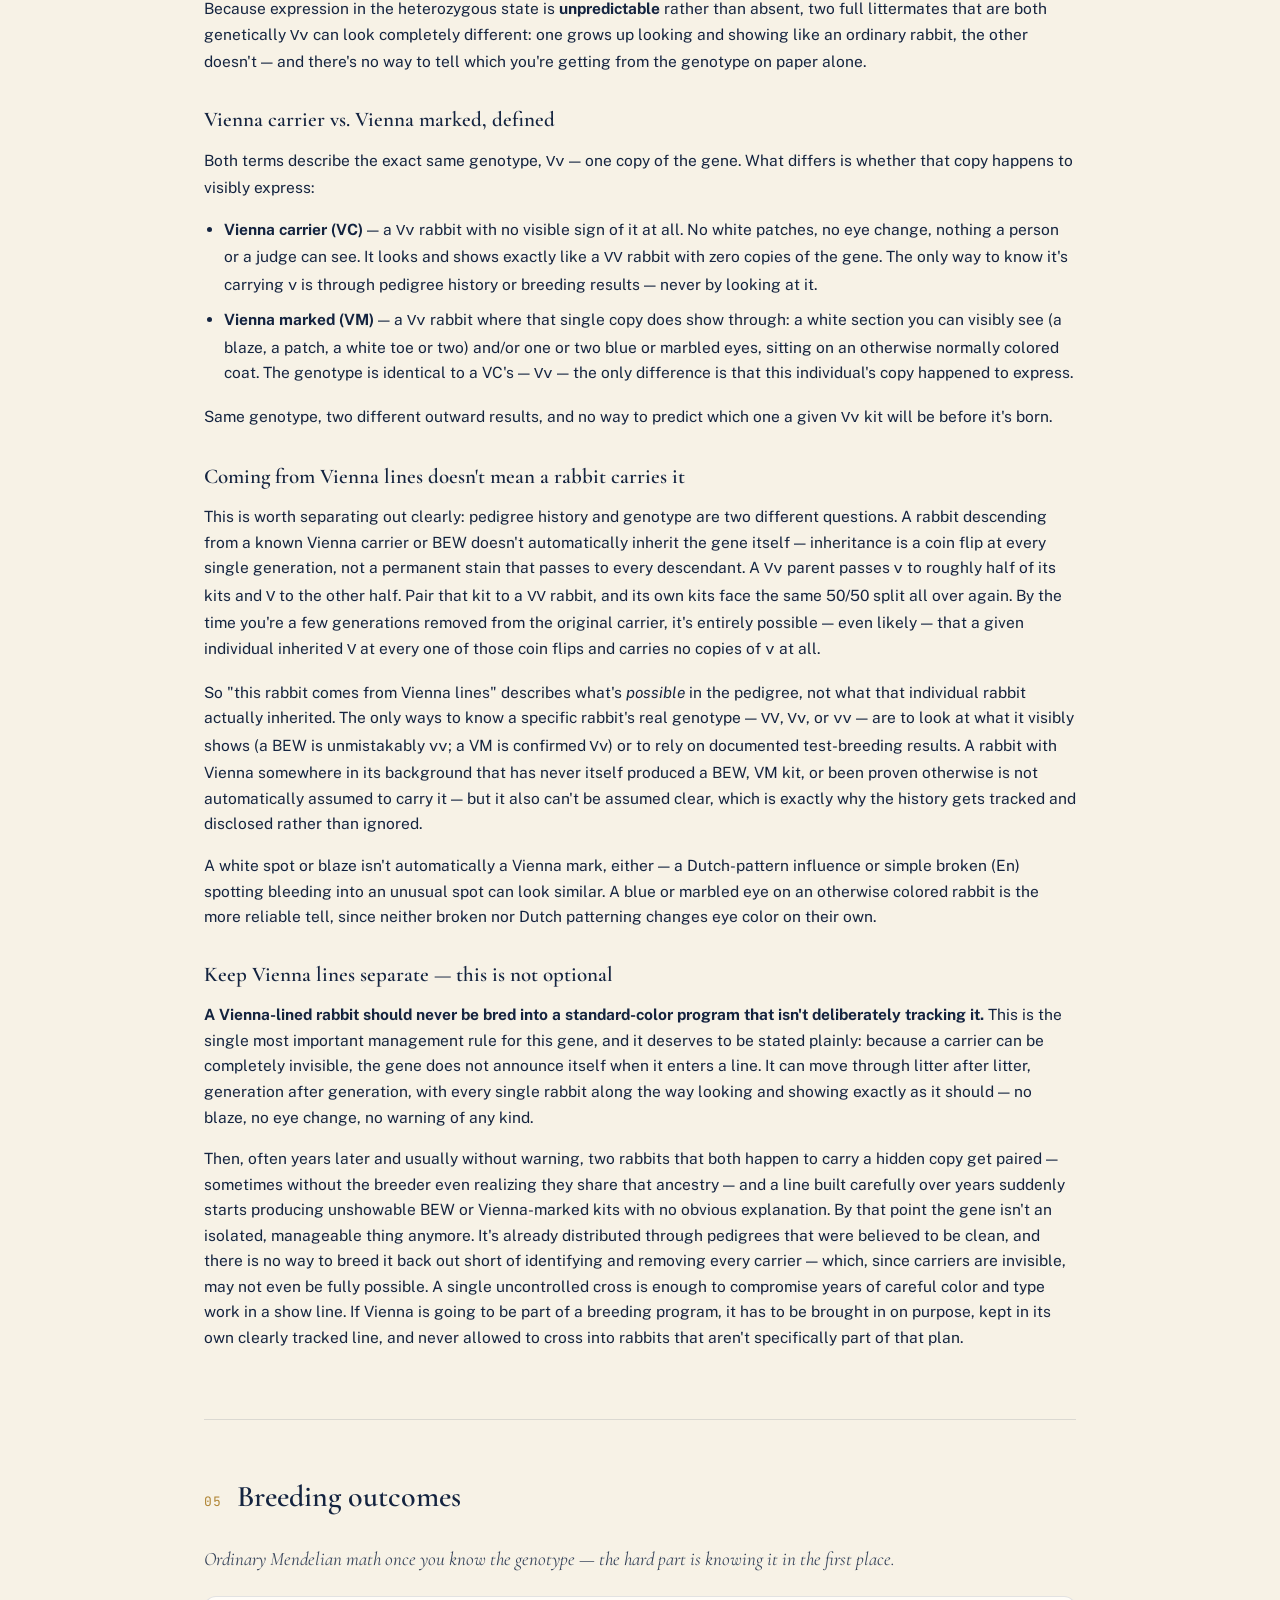
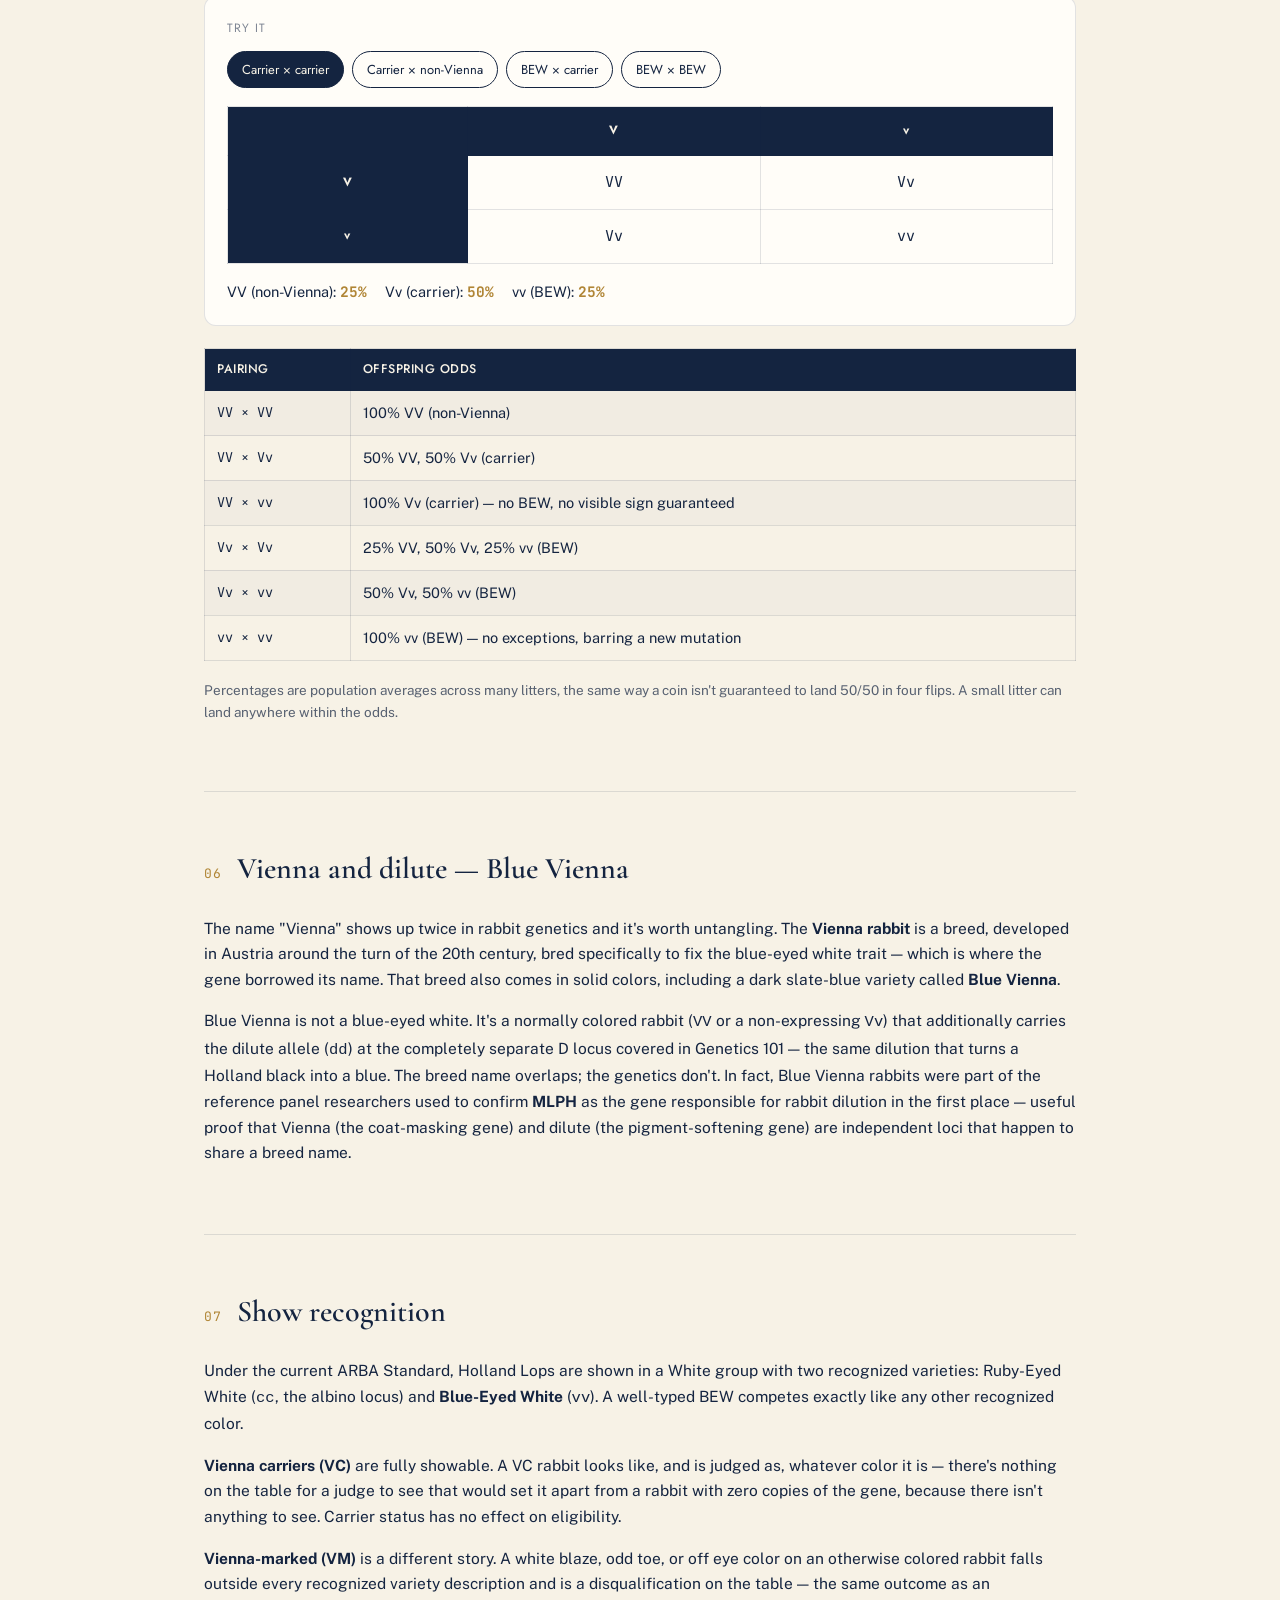
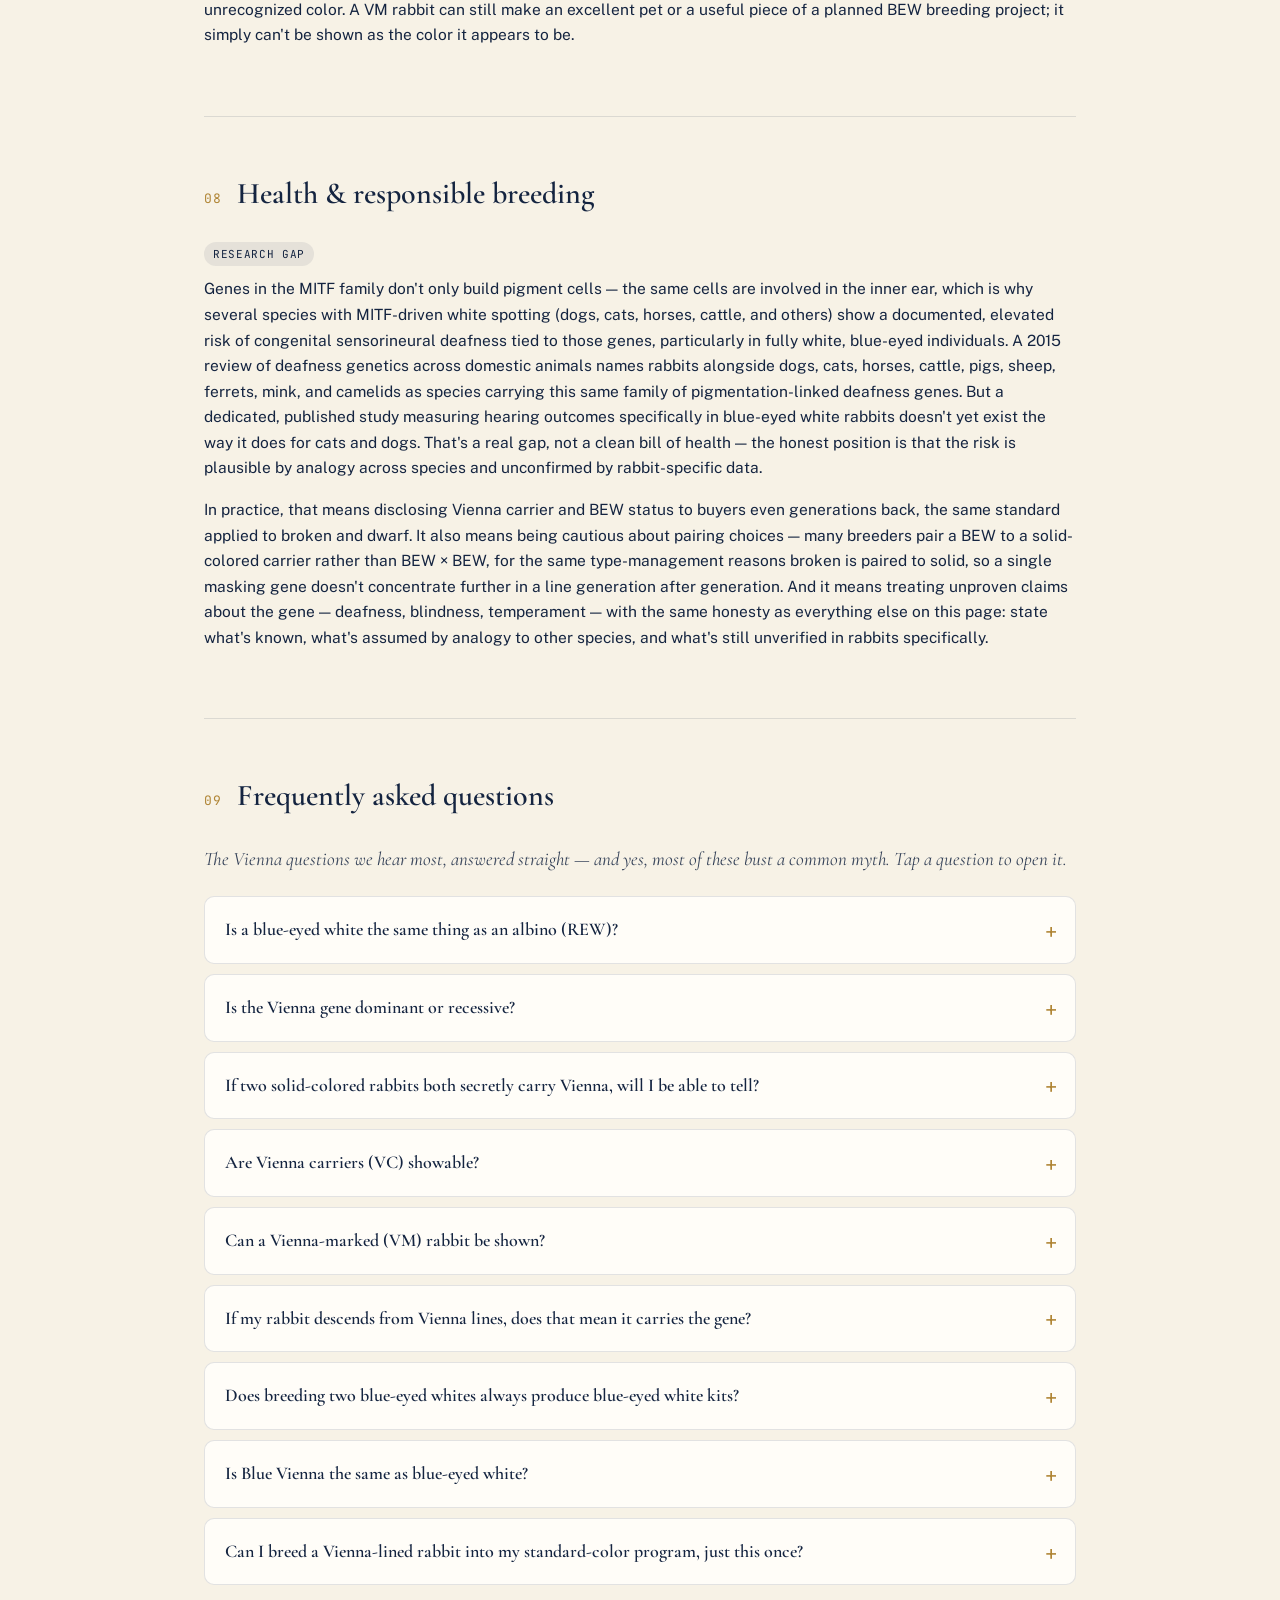
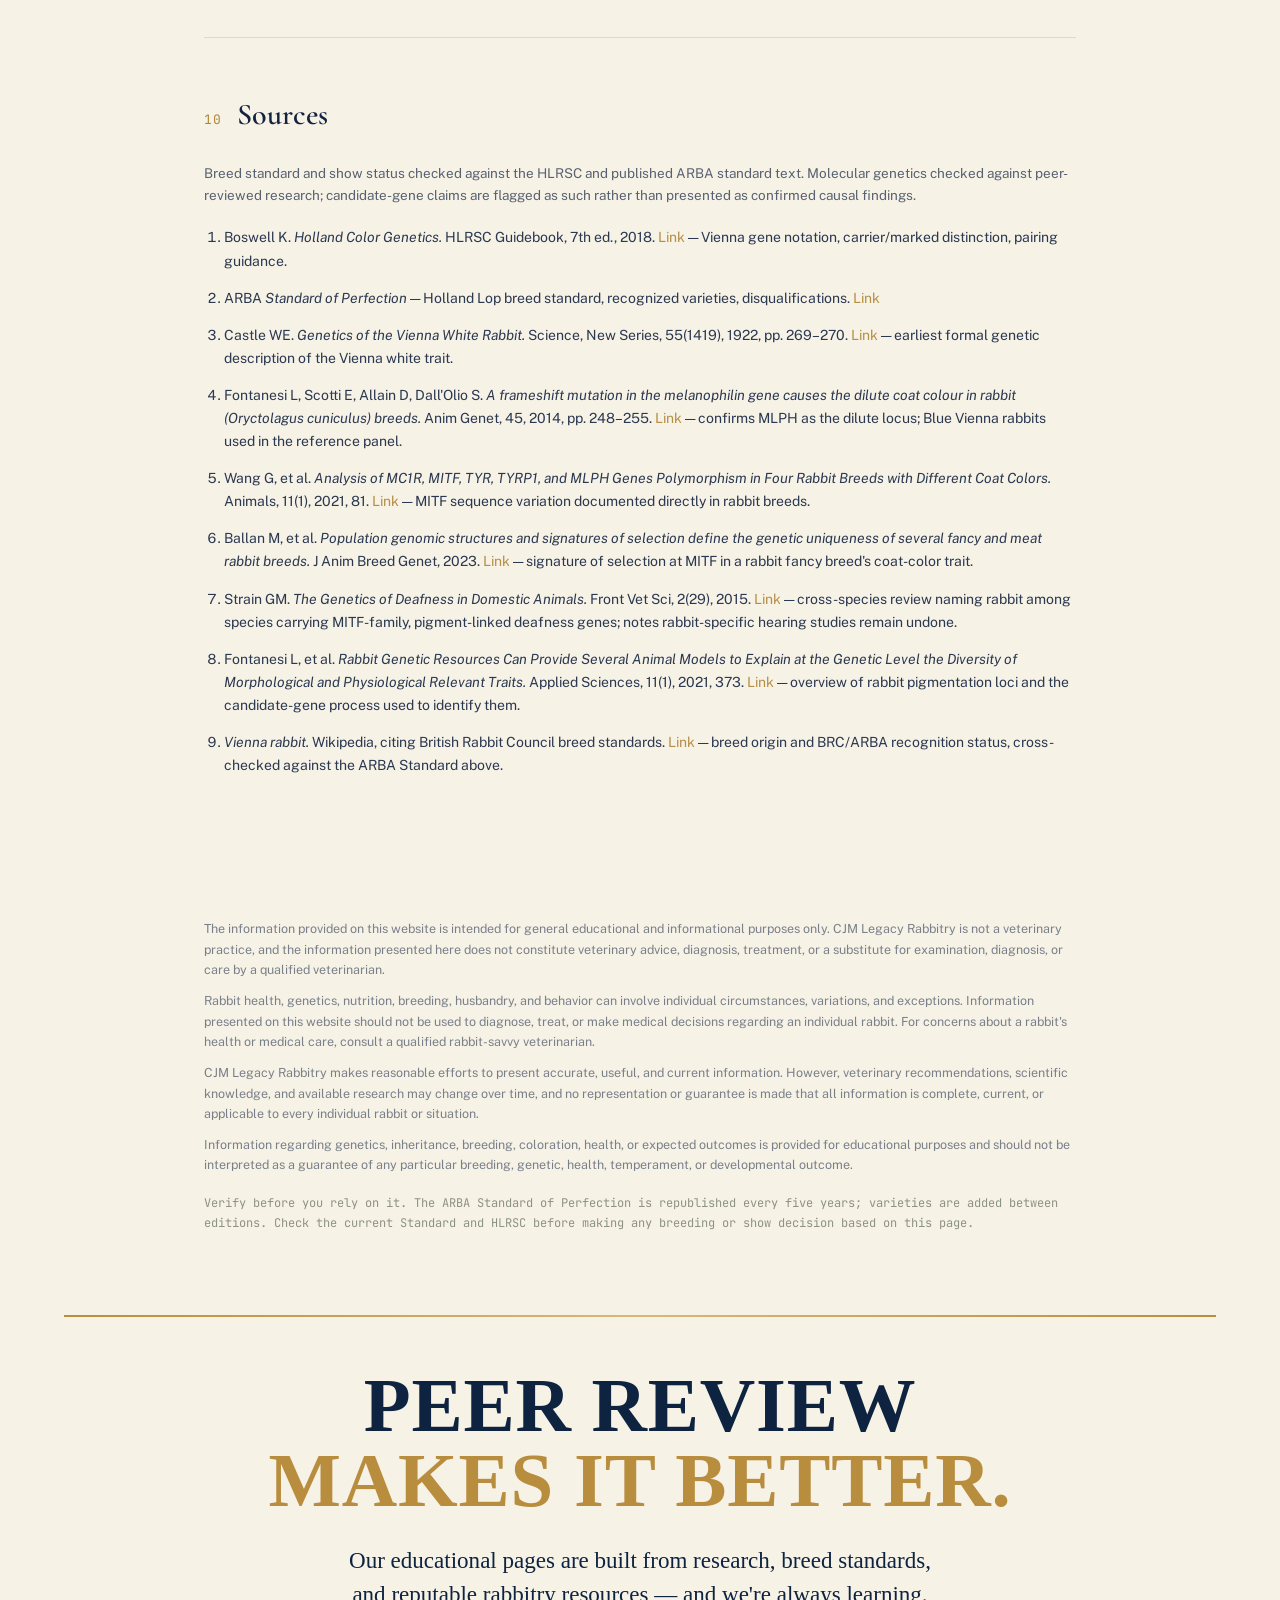
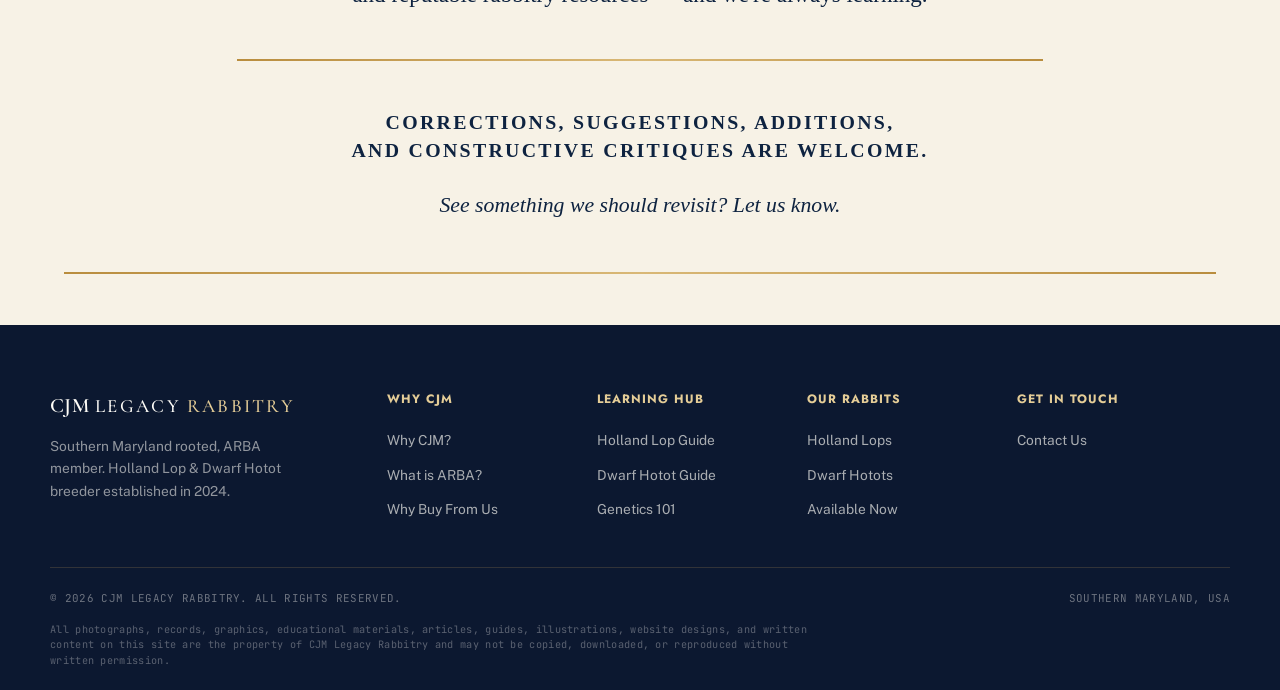
<file: vienna-gene.html>
<!DOCTYPE html>
<html lang="en">
<head>
<meta charset="UTF-8">
<meta name="viewport" content="width=device-width, initial-scale=1.0">
<title>The Vienna Gene in Holland Lops: Blue-Eyed White Genetics Explained | CJM Legacy Rabbitry</title>
<meta name="description" content="A sourced, beginner-friendly guide to the Vienna gene in Holland Lops: VV, Vv, and vv explained, Vienna carrier vs. Vienna marked, breeding odds, show recognition, and why Vienna lines should never mix with standard-color programs.">
<link rel="canonical" href="https://cjmrabbitry.com/vienna-gene">
<meta property="og:type" content="website">
<meta property="og:site_name" content="CJM Legacy Rabbitry">
<meta property="og:title" content="The Vienna Gene in Holland Lops: Blue-Eyed White Genetics Explained | CJM Legacy Rabbitry">
<meta property="og:description" content="A sourced, beginner-friendly guide to the Vienna gene in Holland Lops: VV, Vv, and vv explained, Vienna carrier vs. Vienna marked, breeding odds, show recognition, and why Vienna lines should never mix with standard-color programs.">
<meta property="og:image" content="https://cjmrabbitry.com/images/share-preview.jpg">
<meta name="twitter:card" content="summary_large_image">
<meta property="og:url" content="https://cjmrabbitry.com/vienna-gene">
<link rel="preconnect" href="https://fonts.googleapis.com">
<link rel="preconnect" href="https://fonts.gstatic.com" crossorigin>
<link href="https://fonts.googleapis.com/css2?family=Fraunces:ital,opsz,wght@0,9..144,300;0,9..144,400;0,9..144,500;0,9..144,600;0,9..144,700;1,9..144,400;1,9..144,500&family=Cormorant+Garamond:ital,wght@0,500;0,600;1,500;1,600&family=Public+Sans:ital,wght@0,300;0,400;0,500;0,600;0,700;1,400&family=Jost:wght@400;500;600;700&family=JetBrains+Mono:wght@400;500;600;700&display=swap" rel="stylesheet">
<link rel="stylesheet" href="css/site.css">

</head>
<body>

<div id="site-header"></div>

<!-- ============ PAGE CONTENT (from Webflow embed) ============ -->
<script type="application/ld+json">
{
  "@context": "https://schema.org",
  "@type": "Article",
  "headline": "The Vienna Gene in Holland Lops",
  "description": "A sourced, beginner-friendly guide to the Vienna gene in Holland Lops: genotypes, carrier vs. marked, breeding odds, show recognition, and responsible line management.",
  "author": { "@type": "Organization", "name": "CJM Legacy Rabbitry" },
  "publisher": { "@type": "Organization", "name": "CJM Legacy Rabbitry" },
  "mainEntityOfPage": "https://cjmrabbitry.com/vienna-gene",
  "about": ["Holland Lop rabbit genetics", "Vienna gene", "blue-eyed white rabbit"]
}
</script>
<script type="application/ld+json">
{
  "@context": "https://schema.org",
  "@type": "BreadcrumbList",
  "itemListElement": [
    { "@type": "ListItem", "position": 1, "name": "CJM Legacy Rabbitry", "item": "https://cjmrabbitry.com/" },
    { "@type": "ListItem", "position": 2, "name": "Rabbit Genetics", "item": "https://cjmrabbitry.com/hl-genetics" },
    { "@type": "ListItem", "position": 3, "name": "Vienna Gene", "item": "https://cjmrabbitry.com/vienna-gene" }
  ]
}
</script>
<script type="application/ld+json">
{
  "@context": "https://schema.org",
  "@type": "FAQPage",
  "mainEntity": [
    {"@type":"Question","name":"Is a blue-eyed white the same thing as an albino (REW)?","acceptedAnswer":{"@type":"Answer","text":"No. A ruby-eyed white (cc) has no pigment anywhere and pink eyes. A blue-eyed white (vv) has pigment cells that never migrated to most of the body, but enough survive in the eye to read blue instead of pink. Different locus, different mechanism, different eye color."}},
    {"@type":"Question","name":"Is the Vienna gene dominant or recessive?","acceptedAnswer":{"@type":"Answer","text":"Neither cleanly. Two copies (vv) reliably produce a blue-eyed white, which behaves recessively. One copy (Vv) does not reliably stay hidden the way a true recessive would, since it can show as a blaze or blue eye instead. This unpredictable in-between expression is what makes Vienna different from a standard recessive gene."}},
    {"@type":"Question","name":"Are Vienna carriers (VC) showable?","acceptedAnswer":{"@type":"Answer","text":"Yes. A Vienna carrier shows nothing visible and is judged purely as whatever color it is. Only a Vienna-marked (VM) rabbit, which visibly shows white sections or eye changes, is disqualified from showing."}},
    {"@type":"Question","name":"If my rabbit descends from Vienna lines, does that mean it carries the gene?","acceptedAnswer":{"@type":"Answer","text":"Not necessarily. Each generation is an independent 50/50 chance of inheriting the v allele, so a rabbit can have Vienna several generations back and still have inherited V at every one of those chances, making it a true VV. Pedigree history shows what is possible, not what a specific rabbit actually inherited."}},
    {"@type":"Question","name":"Does breeding two blue-eyed whites always produce blue-eyed white kits?","acceptedAnswer":{"@type":"Answer","text":"Yes. Two vv parents have only v to pass on, so every kit inherits vv, with no exceptions barring a new mutation."}}
  ]
}
</script>

<link rel="preconnect" href="https://fonts.googleapis.com">
<link rel="preconnect" href="https://fonts.gstatic.com" crossorigin>
<link href="https://fonts.googleapis.com/css2?family=Fraunces:ital,opsz,wght@0,9..144,300;0,9..144,500;0,9..144,600;1,9..144,500&family=Cormorant+Garamond:ital,wght@0,500;0,600;0,700;1,500;1,600&family=Public+Sans:wght@400;500;600&family=Jost:wght@400;500;600&family=JetBrains+Mono:wght@400;500;600&display=swap" rel="stylesheet">
<style>
  :root{
    --navy:#142440;
    --navy-deep:#0c1830;
    --gold:#c6a15b;
    --gold-light:#e5cd97;
    --gold-hover:#b08535;
    --cream:#f7f2e6;
    --ivory:#fffdf8;
    --marsh:#4e6146;
    --marsh-deep:#37452f;
    --line: rgba(20,36,64,0.12);
  }
  *{box-sizing:border-box;}
  html{scroll-behavior:smooth;}
  @media (prefers-reduced-motion: reduce){
    html{ scroll-behavior:auto; }
    *{ animation-duration:0.01ms !important; transition-duration:0.01ms !important; }
  }
  body{
    margin:0;
    background:var(--cream);
    color:var(--navy);
    font-family:'Public Sans', sans-serif;
    line-height:1.65;
    -webkit-font-smoothing:antialiased;
  }
  a{color:var(--navy);}
  ::selection{background:var(--gold-light);}

  /* progress bar */
  #progress{
    position:fixed; top:0; left:0; height:3px; width:0%;
    background:var(--gold); z-index:999; transition:width .1s linear;
  }

  /* back to top */
  #back-to-top{
    position:fixed;
    bottom:24px; right:24px;
    width:44px; height:44px;
    border-radius:50%;
    background:var(--navy);
    color:var(--cream);
    border:none;
    cursor:pointer;
    display:flex; align-items:center; justify-content:center;
    font-family:'Jost', sans-serif;
    font-size:18px;
    opacity:0;
    pointer-events:none;
    transform:translateY(8px);
    transition:opacity .2s ease, transform .2s ease;
    z-index:998;
  }
  #back-to-top.show{ opacity:.9; pointer-events:auto; transform:translateY(0); }
  #back-to-top:hover{ opacity:1; background:var(--gold-hover); }
  #back-to-top:focus-visible{ outline:2px solid var(--gold); outline-offset:2px; }

  a:focus-visible, button:focus-visible, summary:focus-visible{
    outline:2px solid var(--gold-hover);
    outline-offset:2px;
  }

  /* hero */
  .hero{
    max-width:920px; margin:0 auto; padding:48px 24px 40px;
    border-bottom:1px solid var(--line);
  }
  .eyebrow-row{
    display:flex; align-items:center; justify-content:space-between;
    flex-wrap:wrap; gap:10px;
    margin-bottom:18px;
  }
  .eyebrow{
    font-family:'JetBrains Mono', monospace;
    font-size:12px;
    letter-spacing:.08em;
    text-transform:uppercase;
    color:var(--marsh-deep);
    display:inline-flex; align-items:center; gap:8px;
  }
  .eyebrow::before{
    content:"";
    width:16px; height:1px; background:var(--marsh-deep);
  }
  .readtime{
    font-family:'JetBrains Mono', monospace;
    font-size:12px;
    letter-spacing:.04em;
    color:var(--navy);
    opacity:.55;
  }
  h1.title{
    font-family:'Fraunces', serif;
    font-weight:500;
    font-size:clamp(34px, 5vw, 52px);
    line-height:1.08;
    margin:0 0 20px;
    letter-spacing:-.01em;
  }
  h1.title em{
    font-style:italic;
    color:var(--gold-hover);
  }
  .hero p.lede{
    font-family:'Public Sans', sans-serif;
    font-size:17px;
    max-width:64ch;
    color:var(--navy);
    opacity:.85;
    margin:0 0 28px;
  }

  /* genotype strip in hero */
  .strip{
    display:flex; flex-wrap:wrap; gap:10px;
    margin-bottom:22px;
  }
  .chip{
    font-family:'JetBrains Mono', monospace;
    font-size:13px;
    background:var(--ivory);
    border:1px solid var(--line);
    border-radius:6px;
    padding:8px 12px;
    display:flex; align-items:baseline; gap:6px;
  }
  .chip b{ color:var(--gold-hover); font-size:14px; }
  .chip span{ opacity:.65; font-family:'Public Sans',sans-serif; font-size:12px; }

  .hero .callout{
    font-family:'Cormorant Garamond', serif;
    font-style:italic;
    font-size:19px;
    color:var(--navy);
    opacity:.9;
    border-left:2px solid var(--gold);
    padding-left:16px;
    max-width:60ch;
  }

  /* TOC */
  .toc-wrap{
    max-width:920px; margin:0 auto; padding:36px 24px;
    border-bottom:1px solid var(--line);
  }
  .toc-wrap h2{
    font-family:'Jost', sans-serif;
    font-size:12px;
    letter-spacing:.1em;
    text-transform:uppercase;
    color:var(--navy);
    opacity:.55;
    margin:0 0 16px;
    font-weight:600;
  }
  .toc-list{
    columns:2;
    column-gap:32px;
    list-style:none;
    padding:0; margin:0;
    font-family:'Public Sans', sans-serif;
    font-size:14.5px;
  }
  .toc-list li{ break-inside:avoid; margin-bottom:9px; }
  .toc-list a{
    text-decoration:none;
    color:var(--navy);
    display:flex; gap:8px;
    transition:color .15s ease;
  }
  .toc-list a:hover{ color:var(--gold-hover); }
  .toc-list a.active{ color:var(--gold-hover); font-weight:600; }
  .toc-list a.active .n{ color:var(--gold-hover); }
  @media (max-width:560px){
    .toc-list{ columns:1; }
  }
  .toc-list .n{
    font-family:'JetBrains Mono', monospace;
    color:var(--gold-hover);
    font-size:12px;
    min-width:16px;
  }

  /* article body */
  main{ max-width:920px; margin:0 auto; padding:0 24px 40px; }
  section.block{
    padding:52px 0;
    border-bottom:1px solid var(--line);
  }
  section.block:last-of-type{ border-bottom:none; }

  .sec-head{ display:flex; align-items:baseline; gap:16px; margin-bottom:22px; }
  .sec-num{
    font-family:'JetBrains Mono', monospace;
    font-size:13px;
    color:var(--gold-hover);
    letter-spacing:.05em;
  }
  h2.sec-title{
    font-family:'Cormorant Garamond', serif;
    font-weight:600;
    font-size:30px;
    margin:0;
    color:var(--navy);
  }

  h3.sub{
    font-family:'Cormorant Garamond', serif;
    font-weight:600;
    font-size:21px;
    margin:28px 0 10px;
    color:var(--navy);
  }
  p{ margin:0 0 16px; font-size:15.5px; }
  .lead-line{
    font-family:'Cormorant Garamond', serif;
    font-style:italic;
    font-size:19px;
    color:var(--navy);
    opacity:.85;
    margin-bottom:22px;
  }

  ul.plain, ol.plain{ padding-left:20px; margin:0 0 16px; }
  ul.plain li, ol.plain li{ margin-bottom:8px; font-size:15.5px; }

  .card{
    background:var(--ivory);
    border:1px solid var(--line);
    border-radius:10px;
    padding:20px 22px;
    margin:18px 0;
  }
  .card h4{
    font-family:'Jost', sans-serif;
    font-size:13px;
    letter-spacing:.06em;
    text-transform:uppercase;
    margin:0 0 10px;
    color:var(--marsh-deep);
  }

  /* research vs practice tags */
  .tag{
    display:inline-flex; align-items:center; gap:6px;
    font-family:'JetBrains Mono', monospace;
    font-size:11px;
    letter-spacing:.06em;
    text-transform:uppercase;
    padding:3px 9px;
    border-radius:20px;
    margin-bottom:10px;
  }
  .tag.research{ background:rgba(78,97,70,0.1); color:var(--marsh-deep); }
  .tag.gap{ background:rgba(20,36,64,0.08); color:var(--navy); }

  /* genotype table */
  .locus-card{
    display:grid; grid-template-columns: repeat(3, 1fr);
    gap:14px; margin:20px 0 8px;
  }
  @media (max-width:700px){ .locus-card{ grid-template-columns:1fr; } }
  .geno{
    background:var(--ivory); border:1px solid var(--line); border-radius:10px;
    padding:18px;
  }
  .geno .code{
    font-family:'JetBrains Mono', monospace;
    font-size:22px;
    color:var(--gold-hover);
    margin-bottom:6px;
  }
  .geno .name{
    font-family:'Cormorant Garamond', serif;
    font-weight:600;
    font-size:18px;
    margin-bottom:8px;
  }
  .geno p{ font-size:14px; margin:0; opacity:.85; }

  /* data table */
  table.datatable{
    width:100%;
    border-collapse:collapse;
    font-size:14.5px;
    margin:18px 0;
  }
  table.datatable th, table.datatable td{
    border:1px solid var(--line);
    padding:10px 12px;
    text-align:left;
    vertical-align:top;
  }
  table.datatable th{
    background:var(--navy);
    color:var(--cream);
    font-family:'Jost', sans-serif;
    font-weight:500;
    font-size:12.5px;
    letter-spacing:.04em;
    text-transform:uppercase;
  }
  table.datatable td.mono{ font-family:'JetBrains Mono', monospace; font-size:13.5px; }
  table.datatable tr:nth-child(even) td{ background:rgba(20,36,64,0.025); }

  /* interactive punnett */
  .try-it{
    background:var(--ivory);
    border:1px solid var(--line);
    border-radius:12px;
    padding:22px;
    margin:22px 0;
  }
  .try-it .label{
    font-family:'Jost', sans-serif;
    font-size:12px;
    letter-spacing:.08em;
    text-transform:uppercase;
    opacity:.55;
    margin-bottom:12px;
  }
  .pill-row{ display:flex; flex-wrap:wrap; gap:8px; margin-bottom:18px; }
  .pill{
    font-family:'Jost', sans-serif;
    font-size:13px;
    background:transparent;
    border:1px solid var(--navy);
    color:var(--navy);
    padding:8px 14px;
    border-radius:20px;
    cursor:pointer;
    transition:all .15s ease;
  }
  .pill:hover{ background:rgba(20,36,64,0.06); }
  .pill.active{ background:var(--navy); color:var(--cream); border-color:var(--navy); }

  table.punnett{ width:100%; border-collapse:collapse; text-align:center; }
  table.punnett th, table.punnett td{
    border:1px solid var(--line);
    padding:14px;
    font-family:'JetBrains Mono', monospace;
    font-size:15px;
  }
  table.punnett th{ background:var(--navy); color:var(--cream); font-family:'Jost',sans-serif; font-size:12px; letter-spacing:.05em; }
  .punnett-result{
    margin-top:16px;
    font-family:'Public Sans', sans-serif;
    font-size:14.5px;
    display:flex; flex-wrap:wrap; gap:18px;
  }
  .punnett-result .stat b{ color:var(--gold-hover); font-family:'JetBrains Mono', monospace; }

  /* FAQ accordion */
  .accordion{ display:flex; flex-direction:column; gap:10px; }
  details.faq-item{
    background:var(--ivory);
    border:1px solid var(--line);
    border-radius:10px;
    padding:0;
    overflow:hidden;
  }
  details.faq-item summary{
    list-style:none;
    cursor:pointer;
    padding:18px 46px 18px 20px;
    font-family:'Cormorant Garamond', serif;
    font-weight:600;
    font-size:18px;
    color:var(--navy);
    position:relative;
    user-select:none;
  }
  details.faq-item summary::-webkit-details-marker{ display:none; }
  details.faq-item summary::after{
    content:"+";
    position:absolute;
    right:18px; top:50%;
    transform:translateY(-50%);
    font-family:'Jost', sans-serif;
    font-size:20px;
    font-weight:400;
    color:var(--gold-hover);
    transition:transform .2s ease;
  }
  details.faq-item[open] summary::after{ transform:translateY(-50%) rotate(45deg); }
  details.faq-item summary:hover{ color:var(--gold-hover); }
  details.faq-item summary:focus-visible{ outline:2px solid var(--gold-hover); outline-offset:-2px; }
  .faq-a{ padding:0 20px 20px; }
  .faq-a p{ margin:0; font-size:15px; opacity:.9; }

  /* sources */
  ol.sources{ padding-left:20px; margin:0; }
  ol.sources li{ font-size:14px; margin-bottom:14px; opacity:.9; }
  ol.sources a{ color:var(--gold-hover); text-decoration:none; }
  ol.sources a:hover{ text-decoration:underline; }

  .disclaimer{
    max-width:920px; margin:0 auto; padding:36px 24px 20px;
    font-size:12.5px; color:var(--navy); opacity:.55;
  }
  .disclaimer p{ font-size:12.5px; margin-bottom:10px; }
  .disclaimer .verify{
    font-family:'JetBrains Mono', monospace;
    font-size:12px;
    color:var(--marsh-deep);
    opacity:1;
    margin-top:18px;
  }
</style>
<div id="progress"></div>
<button id="back-to-top" aria-label="Back to top" title="Back to top">&uarr;</button>

<div class="hero" style="padding-top:44px;">
  <div class="eyebrow-row">
    <div class="eyebrow">A companion to Holland Lop Genetics 101</div>
    <div class="readtime" id="readtime">— min read</div>
  </div>
  <h1 class="title">One gene can paint the whole rabbit <em>white</em> — without touching a single color gene.</h1>
  <p class="lede">The five-letter code from our genetics primer (A · B · C · D · E) decides what color a Holland Lop would be. The Vienna gene sits outside that code entirely, and can erase all five before a single one of them ever shows. Here's how it works, why it's the trickiest gene in the breed to manage responsibly, and what the research does and doesn't yet confirm.</p>
  <div class="strip">
    <div class="chip"><b>VV</b><span>non-Vienna</span></div>
    <div class="chip"><b>Vv</b><span>carrier — visible or silent</span></div>
    <div class="chip"><b>vv</b><span>blue-eyed white</span></div>
  </div>
  <p class="callout">A chestnut, a black tortoise, a broken chocolate — any of them can carry a single hidden copy of Vienna and look completely ordinary. That's what makes this locus worth its own page.</p>
</div>

<div class="toc-wrap">
  <h2>What we'll cover</h2>
  <ol class="toc-list">
    <li><a href="#terms"><span class="n">01</span>Key terms</a></li>
    <li><a href="#biology"><span class="n">02</span>What Vienna actually does</a></li>
    <li><a href="#genotypes"><span class="n">03</span>The three genotypes</a></li>
    <li><a href="#notrecessive"><span class="n">04</span>Why Vienna isn't simply recessive</a></li>
    <li><a href="#breeding"><span class="n">05</span>Breeding outcomes</a></li>
    <li><a href="#dilute"><span class="n">06</span>Vienna and dilute — Blue Vienna</a></li>
    <li><a href="#show"><span class="n">07</span>Show recognition</a></li>
    <li><a href="#health"><span class="n">08</span>Health &amp; responsible breeding</a></li>
    <li><a href="#faq"><span class="n">09</span>FAQ</a></li>
    <li><a href="#sources"><span class="n">10</span>Sources</a></li>
  </ol>
</div>

<main>

<section class="block" id="terms">
  <div class="sec-head"><span class="sec-num">01</span><h2 class="sec-title">Key terms</h2></div>
  <p class="lead-line">Five words specific to this locus — the rest carries over from Genetics 101.</p>
  <ul class="plain">
    <li><b>V locus</b> — the address on the chromosome for the Vienna gene. It's independent of the A–E color system; think of it as a dimmer switch wired in front of all five, not a sixth member of that circuit.</li>
    <li><b>Epistatic</b> — a gene that masks or overrides genes at other loci. Vienna is epistatic the same way albino (<code>cc</code>) is: two copies hide the rabbit's true color underneath a coat of white.</li>
    <li><b>Vienna carrier (VC)</b> — a <code>Vv</code> rabbit that shows no visible sign of carrying the gene. Looks and shows exactly like a <code>VV</code> rabbit.</li>
    <li><b>Vienna marked (VM)</b> — a <code>Vv</code> rabbit that does show a sign of it: a white blaze or toe, a patch out of place, or one or two blue or marbled eyes, on an otherwise normally colored coat.</li>
    <li><b>Blue-eyed white (BEW)</b> — the <code>vv</code> rabbit. Solid white coat, blue eyes, every other color gene fully masked underneath.</li>
  </ul>
</section>

<section class="block" id="biology">
  <div class="sec-head"><span class="sec-num">02</span><h2 class="sec-title">What Vienna actually does</h2></div>
  <p>Every color a rabbit can be starts the same way in the womb: pigment cells called <b>melanoblasts</b> form near the developing spinal cord and migrate outward across the body, eventually settling in skin, hair follicles, and the eye. A normal rabbit's melanoblasts complete that migration everywhere they're needed. Vienna interferes with it.</p>
  <p>In a <code>vv</code> rabbit, pigment cells either fail to migrate to most of the body or don't survive the trip, leaving hair follicles with no pigment-producing cells to color them — hence solid white, regardless of what the A–E genes underneath are set to. The eye is a partial exception: enough pigment cells persist in the eye's inner layer that light scatters back as blue rather than the pink of a true albino, whose absence of pigment is total.</p>

  <div class="card">
    <span class="tag research">Research</span>
    <h4>The candidate gene: MITF</h4>
    <p>Across mammals, this exact failure mode — pigment cells not reaching or surviving in skin, hair, and inner ear, paired with blue or heterochromatic eyes — is caused again and again by mutations in <b>MITF</b> (microphthalmia-associated transcription factor), the master switch that tells a melanoblast to mature into a working melanocyte. It's been confirmed as the cause of white-spotting phenotypes in horses, dogs, cattle, and Waardenburg syndrome in humans, and MITF variants have been directly sequenced in rabbits and linked to other rabbit coat-color traits, including the progressive greying seen in Champagne d'Argent. That combination makes MITF the leading candidate for the rabbit Vienna locus.</p>
  </div>

  <div class="card">
    <span class="tag gap">Research gap</span>
    <h4>What hasn't been confirmed yet</h4>
    <p>Be careful not to overstate this: unlike broken (KIT), dilute (MLPH), dwarfing (HMGA2), and albino (TYR) — each pinned to one exact, published rabbit mutation — no peer-reviewed study has yet isolated the specific causal variant responsible for Vienna in domestic rabbits. MITF is where the evidence points, based on its role in other species and in other rabbit coat-color traits, but it has not been confirmed as the Vienna gene itself through direct sequencing of BEW and Vienna-marked rabbits. Treat "Vienna is MITF" as the leading hypothesis, not settled fact.</p>
  </div>
</section>

<section class="block" id="genotypes">
  <div class="sec-head"><span class="sec-num">03</span><h2 class="sec-title">The three genotypes</h2></div>
  <p class="lead-line">Same locus, three very different outcomes — and one of them is a coin flip every time.</p>
  <div class="locus-card">
    <div class="geno">
      <div class="code">VV</div>
      <div class="name">Non-Vienna</div>
      <p>No copies of the gene. Full color expresses exactly as the A–E genotype dictates. No white marks, no blue eyes from this locus.</p>
    </div>
    <div class="geno">
      <div class="code">Vv</div>
      <div class="name">Carrier</div>
      <p>One copy. May show nothing at all — a Vienna carrier (VC), fully showable — or a white blaze, odd toe, or blue/marbled eye — a Vienna-marked rabbit (VM), which isn't. Which one a given rabbit becomes isn't predictable from the genotype alone.</p>
    </div>
    <div class="geno">
      <div class="code">vv</div>
      <div class="name">Blue-eyed white</div>
      <p>Two copies. Solid white coat, blue eyes, every other color gene present but fully masked underneath.</p>
    </div>
  </div>
</section>

<section class="block" id="notrecessive">
  <div class="sec-head"><span class="sec-num">04</span><h2 class="sec-title">Why Vienna isn't simply recessive</h2></div>
  <p>Textbook recessive genes are quiet in one copy and loud in two — <code>Aa</code> looks exactly like <code>AA</code>. Vienna breaks that rule. Because expression in the heterozygous state is <b>unpredictable</b> rather than absent, two full littermates that are both genetically <code>Vv</code> can look completely different: one grows up looking and showing like an ordinary rabbit, the other doesn't — and there's no way to tell which you're getting from the genotype on paper alone.</p>

  <h3 class="sub">Vienna carrier vs. Vienna marked, defined</h3>
  <p>Both terms describe the exact same genotype, <code>Vv</code> — one copy of the gene. What differs is whether that copy happens to visibly express:</p>
  <ul class="plain">
    <li><b>Vienna carrier (VC)</b> — a <code>Vv</code> rabbit with no visible sign of it at all. No white patches, no eye change, nothing a person or a judge can see. It looks and shows exactly like a <code>VV</code> rabbit with zero copies of the gene. The only way to know it's carrying <code>v</code> is through pedigree history or breeding results — never by looking at it.</li>
    <li><b>Vienna marked (VM)</b> — a <code>Vv</code> rabbit where that single copy does show through: a white section you can visibly see (a blaze, a patch, a white toe or two) and/or one or two blue or marbled eyes, sitting on an otherwise normally colored coat. The genotype is identical to a VC's — <code>Vv</code> — the only difference is that this individual's copy happened to express.</li>
  </ul>
  <p>Same genotype, two different outward results, and no way to predict which one a given <code>Vv</code> kit will be before it's born.</p>

  <h3 class="sub">Coming from Vienna lines doesn't mean a rabbit carries it</h3>
  <p>This is worth separating out clearly: pedigree history and genotype are two different questions. A rabbit descending from a known Vienna carrier or BEW doesn't automatically inherit the gene itself — inheritance is a coin flip at every single generation, not a permanent stain that passes to every descendant. A <code>Vv</code> parent passes <code>v</code> to roughly half of its kits and <code>V</code> to the other half. Pair that kit to a <code>VV</code> rabbit, and its own kits face the same 50/50 split all over again. By the time you're a few generations removed from the original carrier, it's entirely possible — even likely — that a given individual inherited <code>V</code> at every one of those coin flips and carries no copies of <code>v</code> at all.</p>
  <p>So "this rabbit comes from Vienna lines" describes what's <i>possible</i> in the pedigree, not what that individual rabbit actually inherited. The only ways to know a specific rabbit's real genotype — <code>VV</code>, <code>Vv</code>, or <code>vv</code> — are to look at what it visibly shows (a BEW is unmistakably <code>vv</code>; a VM is confirmed <code>Vv</code>) or to rely on documented test-breeding results. A rabbit with Vienna somewhere in its background that has never itself produced a BEW, VM kit, or been proven otherwise is not automatically assumed to carry it — but it also can't be assumed clear, which is exactly why the history gets tracked and disclosed rather than ignored.</p>

  <p>A white spot or blaze isn't automatically a Vienna mark, either — a Dutch-pattern influence or simple broken (En) spotting bleeding into an unusual spot can look similar. A blue or marbled eye on an otherwise colored rabbit is the more reliable tell, since neither broken nor Dutch patterning changes eye color on their own.</p>

  <h3 class="sub">Keep Vienna lines separate — this is not optional</h3>
  <p><b>A Vienna-lined rabbit should never be bred into a standard-color program that isn't deliberately tracking it.</b> This is the single most important management rule for this gene, and it deserves to be stated plainly: because a carrier can be completely invisible, the gene does not announce itself when it enters a line. It can move through litter after litter, generation after generation, with every single rabbit along the way looking and showing exactly as it should — no blaze, no eye change, no warning of any kind.</p>
  <p>Then, often years later and usually without warning, two rabbits that both happen to carry a hidden copy get paired — sometimes without the breeder even realizing they share that ancestry — and a line built carefully over years suddenly starts producing unshowable BEW or Vienna-marked kits with no obvious explanation. By that point the gene isn't an isolated, manageable thing anymore. It's already distributed through pedigrees that were believed to be clean, and there is no way to breed it back out short of identifying and removing every carrier — which, since carriers are invisible, may not even be fully possible. A single uncontrolled cross is enough to compromise years of careful color and type work in a show line. If Vienna is going to be part of a breeding program, it has to be brought in on purpose, kept in its own clearly tracked line, and never allowed to cross into rabbits that aren't specifically part of that plan.</p>
</section>

<section class="block" id="breeding">
  <div class="sec-head"><span class="sec-num">05</span><h2 class="sec-title">Breeding outcomes</h2></div>
  <p class="lead-line">Ordinary Mendelian math once you know the genotype — the hard part is knowing it in the first place.</p>

  <div class="try-it">
    <div class="label">Try it</div>
    <div class="pill-row">
      <button class="pill active" data-pair="vc-vc">Carrier × carrier</button>
      <button class="pill" data-pair="vc-vv">Carrier × non-Vienna</button>
      <button class="pill" data-pair="bew-vc">BEW × carrier</button>
      <button class="pill" data-pair="bew-bew">BEW × BEW</button>
    </div>
    <table class="punnett" id="punnett-table"></table>
    <div class="punnett-result" id="punnett-result"></div>
  </div>

  <table class="datatable">
    <tr><th>Pairing</th><th>Offspring odds</th></tr>
    <tr><td class="mono">VV × VV</td><td>100% VV (non-Vienna)</td></tr>
    <tr><td class="mono">VV × Vv</td><td>50% VV, 50% Vv (carrier)</td></tr>
    <tr><td class="mono">VV × vv</td><td>100% Vv (carrier) — no BEW, no visible sign guaranteed</td></tr>
    <tr><td class="mono">Vv × Vv</td><td>25% VV, 50% Vv, 25% vv (BEW)</td></tr>
    <tr><td class="mono">Vv × vv</td><td>50% Vv, 50% vv (BEW)</td></tr>
    <tr><td class="mono">vv × vv</td><td>100% vv (BEW) — no exceptions, barring a new mutation</td></tr>
  </table>
  <p style="font-size:13.5px; opacity:.7;">Percentages are population averages across many litters, the same way a coin isn't guaranteed to land 50/50 in four flips. A small litter can land anywhere within the odds.</p>
</section>

<section class="block" id="dilute">
  <div class="sec-head"><span class="sec-num">06</span><h2 class="sec-title">Vienna and dilute — Blue Vienna</h2></div>
  <p>The name "Vienna" shows up twice in rabbit genetics and it's worth untangling. The <b>Vienna rabbit</b> is a breed, developed in Austria around the turn of the 20th century, bred specifically to fix the blue-eyed white trait — which is where the gene borrowed its name. That breed also comes in solid colors, including a dark slate-blue variety called <b>Blue Vienna</b>.</p>
  <p>Blue Vienna is not a blue-eyed white. It's a normally colored rabbit (<code>VV</code> or a non-expressing <code>Vv</code>) that additionally carries the dilute allele (<code>dd</code>) at the completely separate D locus covered in Genetics 101 — the same dilution that turns a Holland black into a blue. The breed name overlaps; the genetics don't. In fact, Blue Vienna rabbits were part of the reference panel researchers used to confirm <b>MLPH</b> as the gene responsible for rabbit dilution in the first place — useful proof that Vienna (the coat-masking gene) and dilute (the pigment-softening gene) are independent loci that happen to share a breed name.</p>
</section>

<section class="block" id="show">
  <div class="sec-head"><span class="sec-num">07</span><h2 class="sec-title">Show recognition</h2></div>
  <p>Under the current ARBA Standard, Holland Lops are shown in a White group with two recognized varieties: Ruby-Eyed White (<code>cc</code>, the albino locus) and <b>Blue-Eyed White</b> (<code>vv</code>). A well-typed BEW competes exactly like any other recognized color.</p>
  <p><b>Vienna carriers (VC)</b> are fully showable. A VC rabbit looks like, and is judged as, whatever color it is — there's nothing on the table for a judge to see that would set it apart from a rabbit with zero copies of the gene, because there isn't anything to see. Carrier status has no effect on eligibility.</p>
  <p><b>Vienna-marked (VM)</b> is a different story. A white blaze, odd toe, or off eye color on an otherwise colored rabbit falls outside every recognized variety description and is a disqualification on the table — the same outcome as an unrecognized color. A VM rabbit can still make an excellent pet or a useful piece of a planned BEW breeding project; it simply can't be shown as the color it appears to be.</p>
</section>

<section class="block" id="health">
  <div class="sec-head"><span class="sec-num">08</span><h2 class="sec-title">Health &amp; responsible breeding</h2></div>
  <span class="tag gap">Research gap</span>
  <p>Genes in the MITF family don't only build pigment cells — the same cells are involved in the inner ear, which is why several species with MITF-driven white spotting (dogs, cats, horses, cattle, and others) show a documented, elevated risk of congenital sensorineural deafness tied to those genes, particularly in fully white, blue-eyed individuals. A 2015 review of deafness genetics across domestic animals names rabbits alongside dogs, cats, horses, cattle, pigs, sheep, ferrets, mink, and camelids as species carrying this same family of pigmentation-linked deafness genes. But a dedicated, published study measuring hearing outcomes specifically in blue-eyed white rabbits doesn't yet exist the way it does for cats and dogs. That's a real gap, not a clean bill of health — the honest position is that the risk is plausible by analogy across species and unconfirmed by rabbit-specific data.</p>
  <p>In practice, that means disclosing Vienna carrier and BEW status to buyers even generations back, the same standard applied to broken and dwarf. It also means being cautious about pairing choices — many breeders pair a BEW to a solid-colored carrier rather than BEW × BEW, for the same type-management reasons broken is paired to solid, so a single masking gene doesn't concentrate further in a line generation after generation. And it means treating unproven claims about the gene — deafness, blindness, temperament — with the same honesty as everything else on this page: state what's known, what's assumed by analogy to other species, and what's still unverified in rabbits specifically.</p>
</section>

<section class="block" id="faq">
  <div class="sec-head"><span class="sec-num">09</span><h2 class="sec-title">Frequently asked questions</h2></div>
  <p class="lead-line">The Vienna questions we hear most, answered straight — and yes, most of these bust a common myth. Tap a question to open it.</p>

  <div class="accordion">
    <details class="faq-item">
      <summary>Is a blue-eyed white the same thing as an albino (REW)?</summary>
      <div class="faq-a"><p>No, though they can look similar in coat. A ruby-eyed white (<code>cc</code>) has no pigment anywhere — the enzyme that starts pigment production is switched off, so the eye has nothing to scatter light and reads pink. A blue-eyed white (<code>vv</code>) has pigment-capable cells that simply never migrated to most of the body during development; a small amount survives in the eye, which is what makes it read blue instead of pink. Different mechanism, different locus, different eye color.</p></div>
    </details>

    <details class="faq-item">
      <summary>Is the Vienna gene dominant or recessive?</summary>
      <div class="faq-a"><p>Neither, cleanly. Two copies (<code>vv</code>) reliably produce a blue-eyed white — that part behaves recessively. But one copy (<code>Vv</code>) doesn't reliably do nothing the way a true recessive would; it can show up as a blaze or a blue eye instead of staying hidden. That in-between behavior is why breeders describe Vienna as unpredictable rather than filing it under either textbook label.</p></div>
    </details>

    <details class="faq-item">
      <summary>If two solid-colored rabbits both secretly carry Vienna, will I be able to tell?</summary>
      <div class="faq-a"><p>Not reliably. A Vienna carrier (VC) can look completely ordinary — that's the whole reason this gene has a reputation for surprising breeders many generations after the last known carrier.</p></div>
    </details>

    <details class="faq-item">
      <summary>Are Vienna carriers (VC) showable?</summary>
      <div class="faq-a"><p>Yes. A VC rabbit shows nothing a judge can see — no white marks, no eye change, nothing that sets it apart from a rabbit with zero copies of the gene. It's judged purely as whatever color it is. Showability only becomes a problem with a Vienna-marked (VM) rabbit, where the gene is visibly expressed.</p></div>
    </details>

    <details class="faq-item">
      <summary>Can a Vienna-marked (VM) rabbit be shown?</summary>
      <div class="faq-a"><p>No. A white blaze, odd toe, or off eye color on an otherwise colored coat falls outside every recognized ARBA variety and is a disqualification, regardless of how correct the rabbit's type is otherwise.</p></div>
    </details>

    <details class="faq-item">
      <summary>If my rabbit descends from Vienna lines, does that mean it carries the gene?</summary>
      <div class="faq-a"><p>Not necessarily. Inheritance happens one generation at a time, and each generation is its own 50/50 chance of passing on <code>v</code>. A rabbit can have Vienna several generations back in its pedigree and still have inherited <code>V</code> at every single one of those chances, making it a true <code>VV</code> with no copies of the gene at all. Pedigree history tells you what's possible; it doesn't tell you what a specific rabbit actually inherited. Only a visible BEW or VM result, or documented test breeding, confirms genotype.</p></div>
    </details>

    <details class="faq-item">
      <summary>Does breeding two blue-eyed whites always produce blue-eyed white kits?</summary>
      <div class="faq-a"><p>Yes. Two <code>vv</code> parents have nothing but <code>v</code> to pass on, so every kit inherits <code>vv</code> — ordinary Mendelian math for two homozygous recessive parents, no exceptions barring a new mutation.</p></div>
    </details>

    <details class="faq-item">
      <summary>Is Blue Vienna the same as blue-eyed white?</summary>
      <div class="faq-a"><p>No — easy mix-up because of the shared name. Blue Vienna is a colored rabbit carrying the separate dilute gene (the same one behind a Holland blue); blue-eyed white is <code>vv</code> at the Vienna locus with no color showing at all. A rabbit can carry both, neither, or either independently.</p></div>
    </details>

    <details class="faq-item">
      <summary>Can I breed a Vienna-lined rabbit into my standard-color program, just this once?</summary>
      <div class="faq-a"><p>It's strongly discouraged. Because a single carrier can be entirely invisible, that "just once" cross is exactly how the gene enters a line without anyone noticing — and it can resurface generations later, in a pairing no one would have predicted, once it's already spread through pedigrees believed to be clean. If Vienna is going to be part of a program, it needs to be brought in on purpose and kept in its own deliberately tracked line, never mixed in unmarked.</p></div>
    </details>
  </div>
</section>

<section class="block" id="sources">
  <div class="sec-head"><span class="sec-num">10</span><h2 class="sec-title">Sources</h2></div>
  <p style="font-size:13.5px; opacity:.7; margin-bottom:20px;">Breed standard and show status checked against the HLRSC and published ARBA standard text. Molecular genetics checked against peer-reviewed research; candidate-gene claims are flagged as such rather than presented as confirmed causal findings.</p>
  <ol class="sources">
    <li>Boswell K. <i>Holland Color Genetics.</i> HLRSC Guidebook, 7th ed., 2018. <a href="https://www.hlrsc.org/articles1/holland-color-genetics" target="_blank">Link</a> — Vienna gene notation, carrier/marked distinction, pairing guidance.</li>
    <li>ARBA <i>Standard of Perfection</i> — Holland Lop breed standard, recognized varieties, disqualifications. <a href="https://arba.net/product/standard-of-perfection/" target="_blank">Link</a></li>
    <li>Castle WE. <i>Genetics of the Vienna White Rabbit.</i> Science, New Series, 55(1419), 1922, pp. 269–270. <a href="https://www.jstor.org/stable/1645483" target="_blank">Link</a> — earliest formal genetic description of the Vienna white trait.</li>
    <li>Fontanesi L, Scotti E, Allain D, Dall'Olio S. <i>A frameshift mutation in the melanophilin gene causes the dilute coat colour in rabbit (Oryctolagus cuniculus) breeds.</i> Anim Genet, 45, 2014, pp. 248–255. <a href="https://pubmed.ncbi.nlm.nih.gov/24320228/" target="_blank">Link</a> — confirms MLPH as the dilute locus; Blue Vienna rabbits used in the reference panel.</li>
    <li>Wang G, et al. <i>Analysis of MC1R, MITF, TYR, TYRP1, and MLPH Genes Polymorphism in Four Rabbit Breeds with Different Coat Colors.</i> Animals, 11(1), 2021, 81. <a href="https://doi.org/10.3390/ani11010081" target="_blank">Link</a> — MITF sequence variation documented directly in rabbit breeds.</li>
    <li>Ballan M, et al. <i>Population genomic structures and signatures of selection define the genetic uniqueness of several fancy and meat rabbit breeds.</i> J Anim Breed Genet, 2023. <a href="https://onlinelibrary.wiley.com/doi/10.1111/jbg.12818" target="_blank">Link</a> — signature of selection at MITF in a rabbit fancy breed's coat-color trait.</li>
    <li>Strain GM. <i>The Genetics of Deafness in Domestic Animals.</i> Front Vet Sci, 2(29), 2015. <a href="https://pmc.ncbi.nlm.nih.gov/articles/PMC4672198/" target="_blank">Link</a> — cross-species review naming rabbit among species carrying MITF-family, pigment-linked deafness genes; notes rabbit-specific hearing studies remain undone.</li>
    <li>Fontanesi L, et al. <i>Rabbit Genetic Resources Can Provide Several Animal Models to Explain at the Genetic Level the Diversity of Morphological and Physiological Relevant Traits.</i> Applied Sciences, 11(1), 2021, 373. <a href="https://www.mdpi.com/2076-3417/11/1/373" target="_blank">Link</a> — overview of rabbit pigmentation loci and the candidate-gene process used to identify them.</li>
    <li><i>Vienna rabbit.</i> Wikipedia, citing British Rabbit Council breed standards. <a href="https://en.wikipedia.org/wiki/Vienna_rabbit" target="_blank">Link</a> — breed origin and BRC/ARBA recognition status, cross-checked against the ARBA Standard above.</li>
  </ol>
</section>
</main>
<div class="disclaimer">
  <p>The information provided on this website is intended for general educational and informational purposes only. CJM Legacy Rabbitry is not a veterinary practice, and the information presented here does not constitute veterinary advice, diagnosis, treatment, or a substitute for examination, diagnosis, or care by a qualified veterinarian.</p>
  <p>Rabbit health, genetics, nutrition, breeding, husbandry, and behavior can involve individual circumstances, variations, and exceptions. Information presented on this website should not be used to diagnose, treat, or make medical decisions regarding an individual rabbit. For concerns about a rabbit's health or medical care, consult a qualified rabbit-savvy veterinarian.</p>
  <p>CJM Legacy Rabbitry makes reasonable efforts to present accurate, useful, and current information. However, veterinary recommendations, scientific knowledge, and available research may change over time, and no representation or guarantee is made that all information is complete, current, or applicable to every individual rabbit or situation.</p>
  <p>Information regarding genetics, inheritance, breeding, coloration, health, or expected outcomes is provided for educational purposes and should not be interpreted as a guarantee of any particular breeding, genetic, health, temperament, or developmental outcome.</p>
  <p class="verify">Verify before you rely on it. The ARBA Standard of Perfection is republished every five years; varieties are added between editions. Check the current Standard and HLRSC before making any breeding or show decision based on this page.</p>
</div>

<script>
  // reading progress
  const bar = document.getElementById('progress');
  window.addEventListener('scroll', () => {
    const h = document.documentElement;
    const scrolled = (h.scrollTop) / (h.scrollHeight - h.clientHeight) * 100;
    bar.style.width = scrolled + '%';
  });

  // interactive punnett square
  const scenarios = {
    'vc-vc': {
      parents: ['V','v','V','v'],
      label: ['Vv','Vv'],
      cells: [['VV','Vv'],['Vv','vv']],
      stats: [['VV (non-Vienna)','25%'],['Vv (carrier)','50%'],['vv (BEW)','25%']]
    },
    'vc-vv': {
      parents: ['V','v','V','V'],
      label: ['Vv','VV'],
      cells: [['VV','VV'],['Vv','Vv']],
      stats: [['VV (non-Vienna)','50%'],['Vv (carrier)','50%'],['vv (BEW)','0%']]
    },
    'bew-vc': {
      parents: ['v','v','V','v'],
      label: ['vv','Vv'],
      cells: [['Vv','vv'],['Vv','vv']],
      stats: [['VV (non-Vienna)','0%'],['Vv (carrier)','50%'],['vv (BEW)','50%']]
    },
    'bew-bew': {
      parents: ['v','v','v','v'],
      label: ['vv','vv'],
      cells: [['vv','vv'],['vv','vv']],
      stats: [['VV (non-Vienna)','0%'],['Vv (carrier)','0%'],['vv (BEW)','100%']]
    }
  };

  function renderPunnett(key){
    const s = scenarios[key];
    const table = document.getElementById('punnett-table');
    table.innerHTML = `
      <tr>
        <th></th>
        <th>${s.parents[0]}</th>
        <th>${s.parents[1]}</th>
      </tr>
      <tr>
        <th>${s.parents[2]}</th>
        <td>${s.cells[0][0]}</td>
        <td>${s.cells[0][1]}</td>
      </tr>
      <tr>
        <th>${s.parents[3]}</th>
        <td>${s.cells[1][0]}</td>
        <td>${s.cells[1][1]}</td>
      </tr>
    `;
    const result = document.getElementById('punnett-result');
    result.innerHTML = s.stats.map(st => `<div class="stat">${st[0]}: <b>${st[1]}</b></div>`).join('');
  }

  document.querySelectorAll('.pill').forEach(btn => {
    btn.addEventListener('click', () => {
      document.querySelectorAll('.pill').forEach(b => b.classList.remove('active'));
      btn.classList.add('active');
      renderPunnett(btn.dataset.pair);
    });
  });

  renderPunnett('vc-vc');

  // reading time
  const articleText = document.querySelector('main').innerText;
  const words = articleText.trim().split(/\s+/).length;
  const minutes = Math.max(1, Math.round(words / 220));
  document.getElementById('readtime').textContent = minutes + ' min read';

  // back to top
  const backBtn = document.getElementById('back-to-top');
  window.addEventListener('scroll', () => {
    backBtn.classList.toggle('show', window.scrollY > 600);
  });
  backBtn.addEventListener('click', () => {
    window.scrollTo({ top: 0, behavior: 'smooth' });
  });

  // active TOC highlighting
  const tocLinks = Array.from(document.querySelectorAll('.toc-list a'));
  const sections = tocLinks
    .map(a => document.getElementById(a.getAttribute('href').slice(1)))
    .filter(Boolean);
  const byId = {};
  tocLinks.forEach(a => { byId[a.getAttribute('href').slice(1)] = a; });

  const observer = new IntersectionObserver((entries) => {
    entries.forEach(entry => {
      const link = byId[entry.target.id];
      if (!link) return;
      if (entry.isIntersecting){
        tocLinks.forEach(l => l.classList.remove('active'));
        link.classList.add('active');
      }
    });
  }, { rootMargin: '-20% 0px -70% 0px', threshold: 0 });

  sections.forEach(sec => observer.observe(sec));
</script>
<!-- ============ END PAGE CONTENT ============ -->
<div data-peer-review></div>

<div id="site-footer"></div>
<script src="js/layout.js"></script>
</body>
</html>
</file>
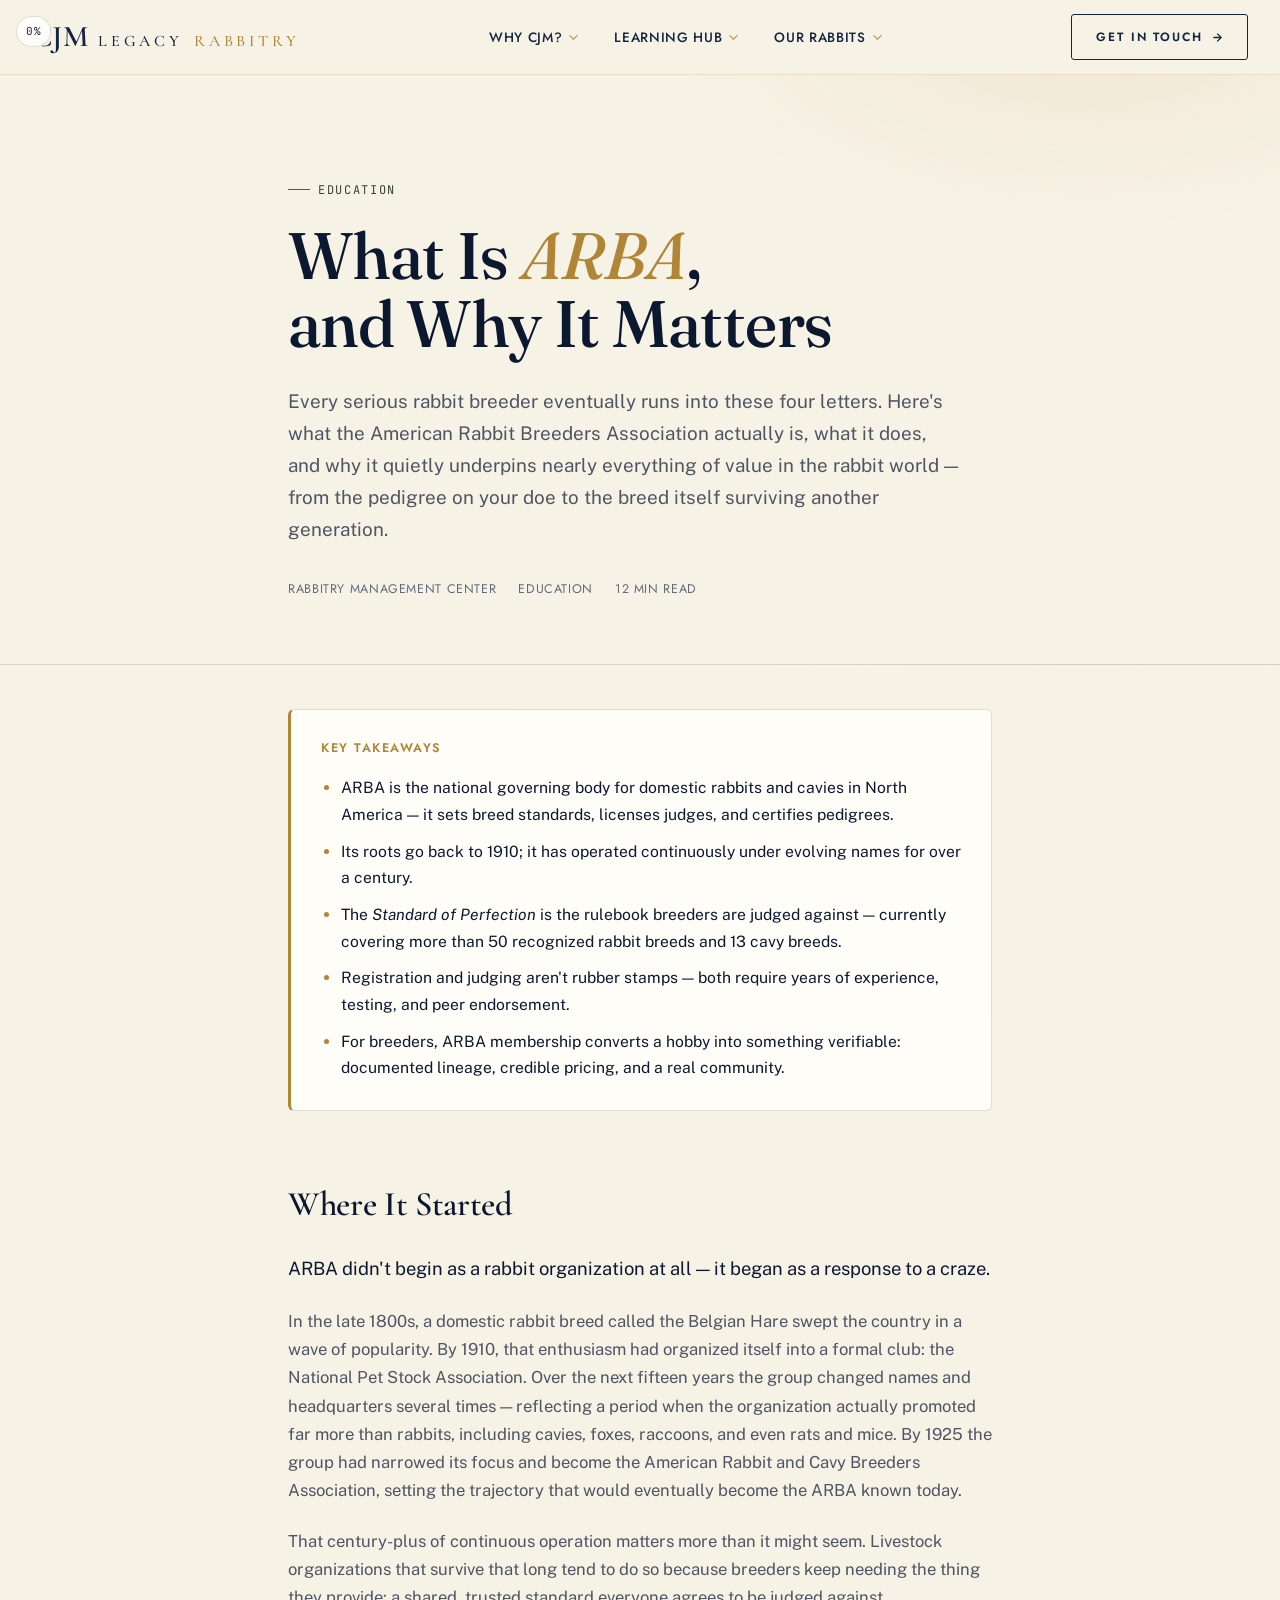
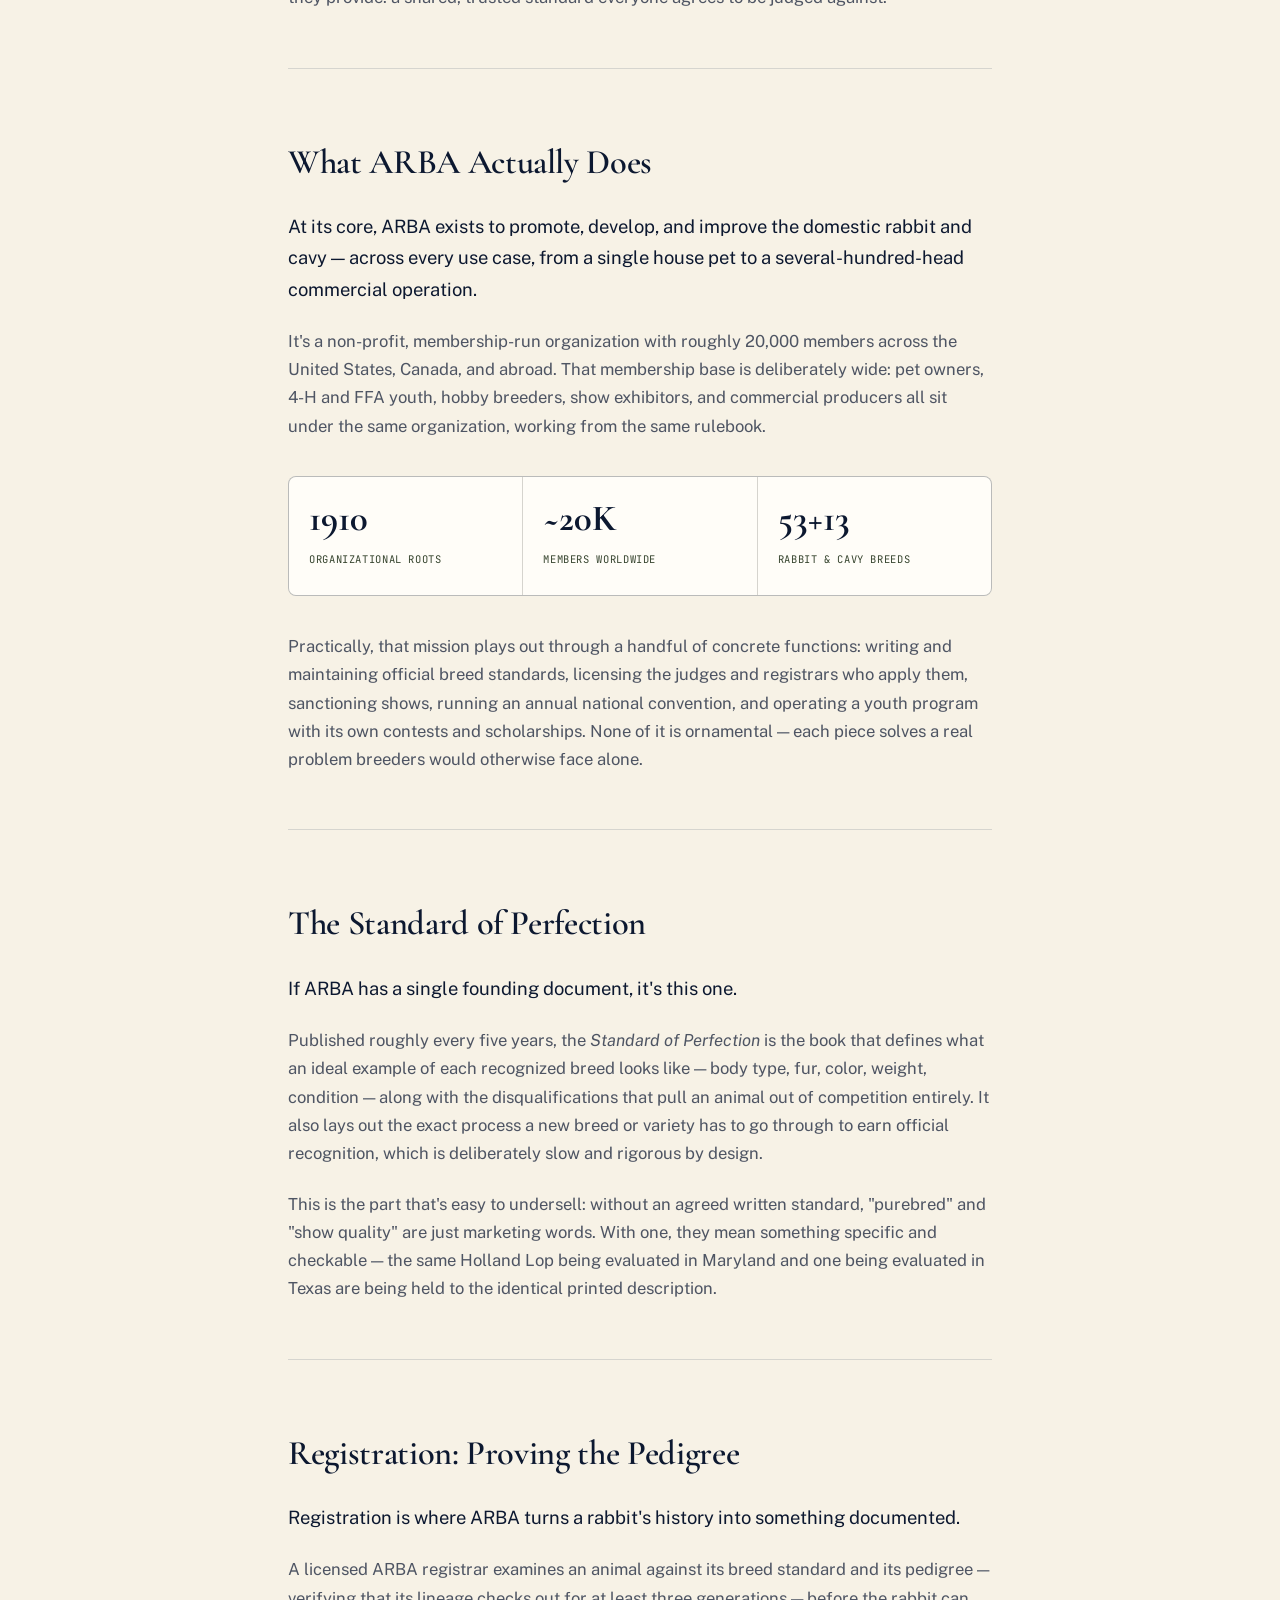
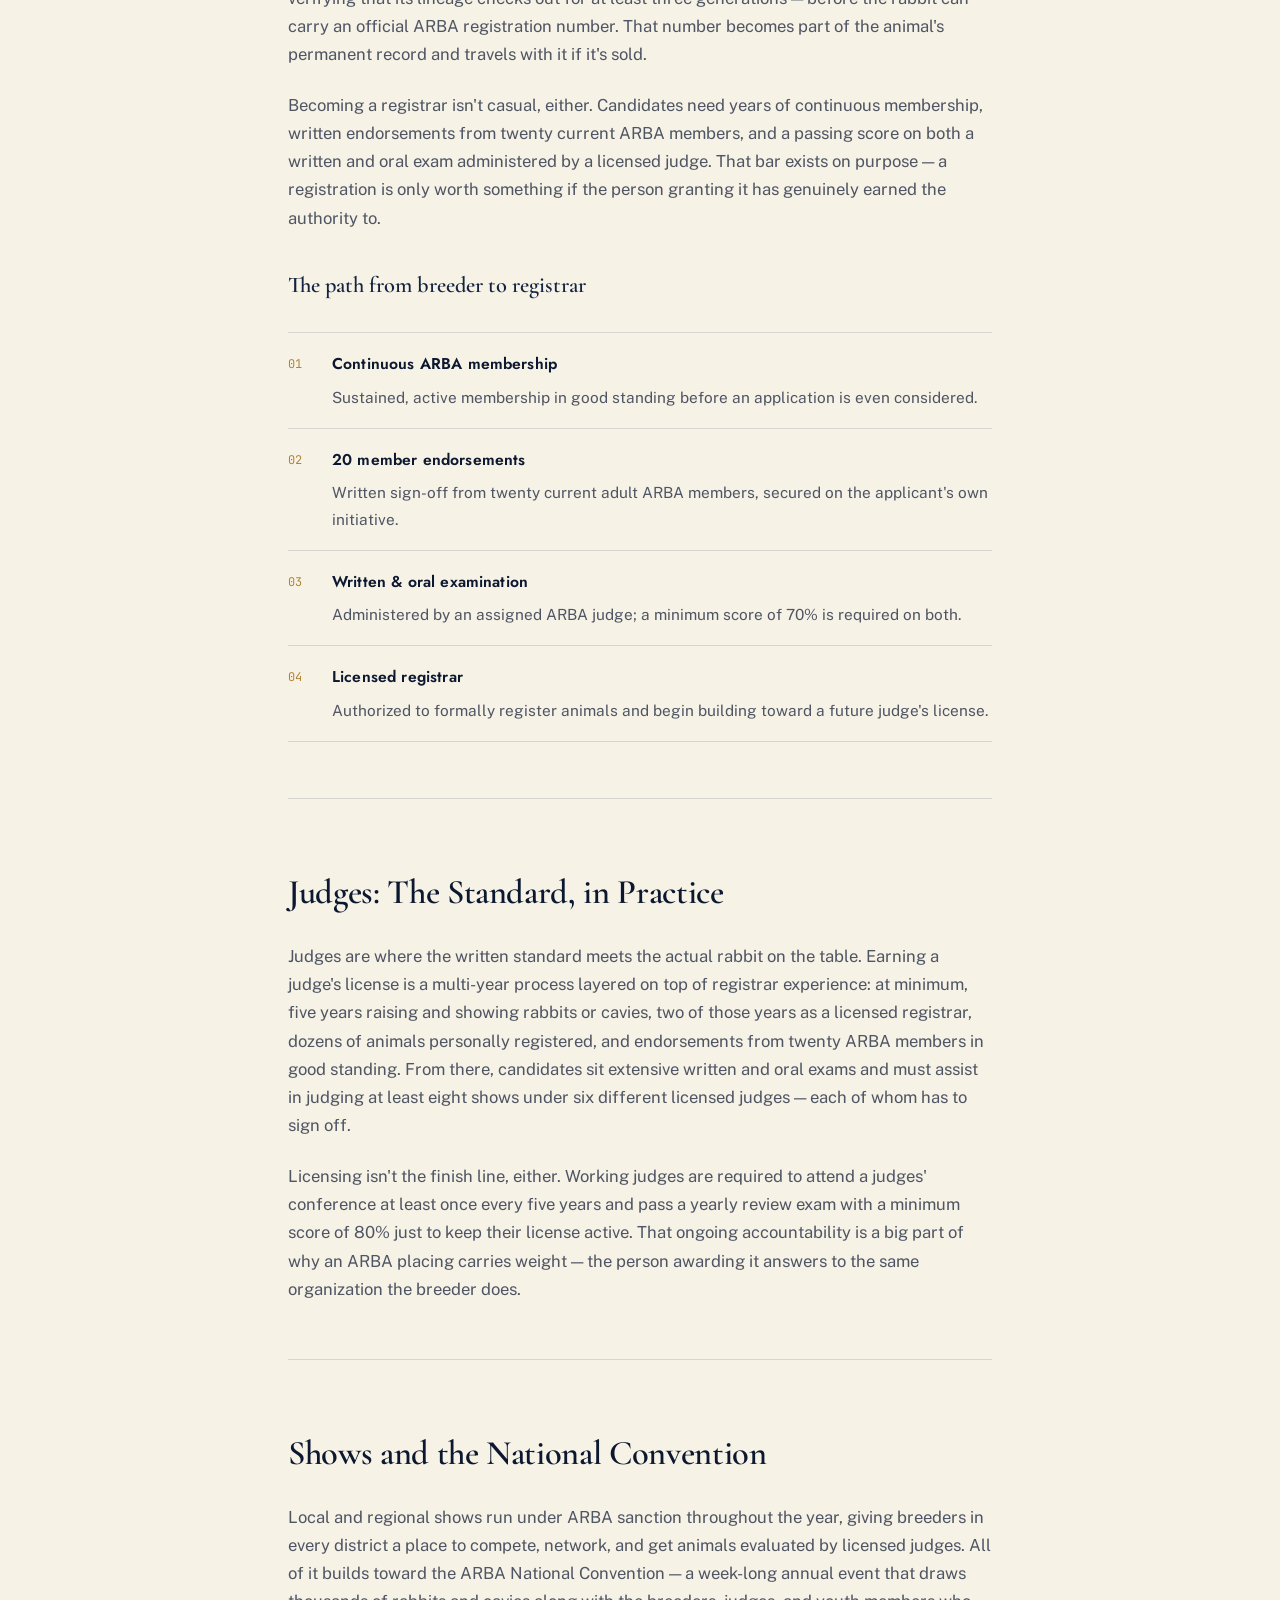
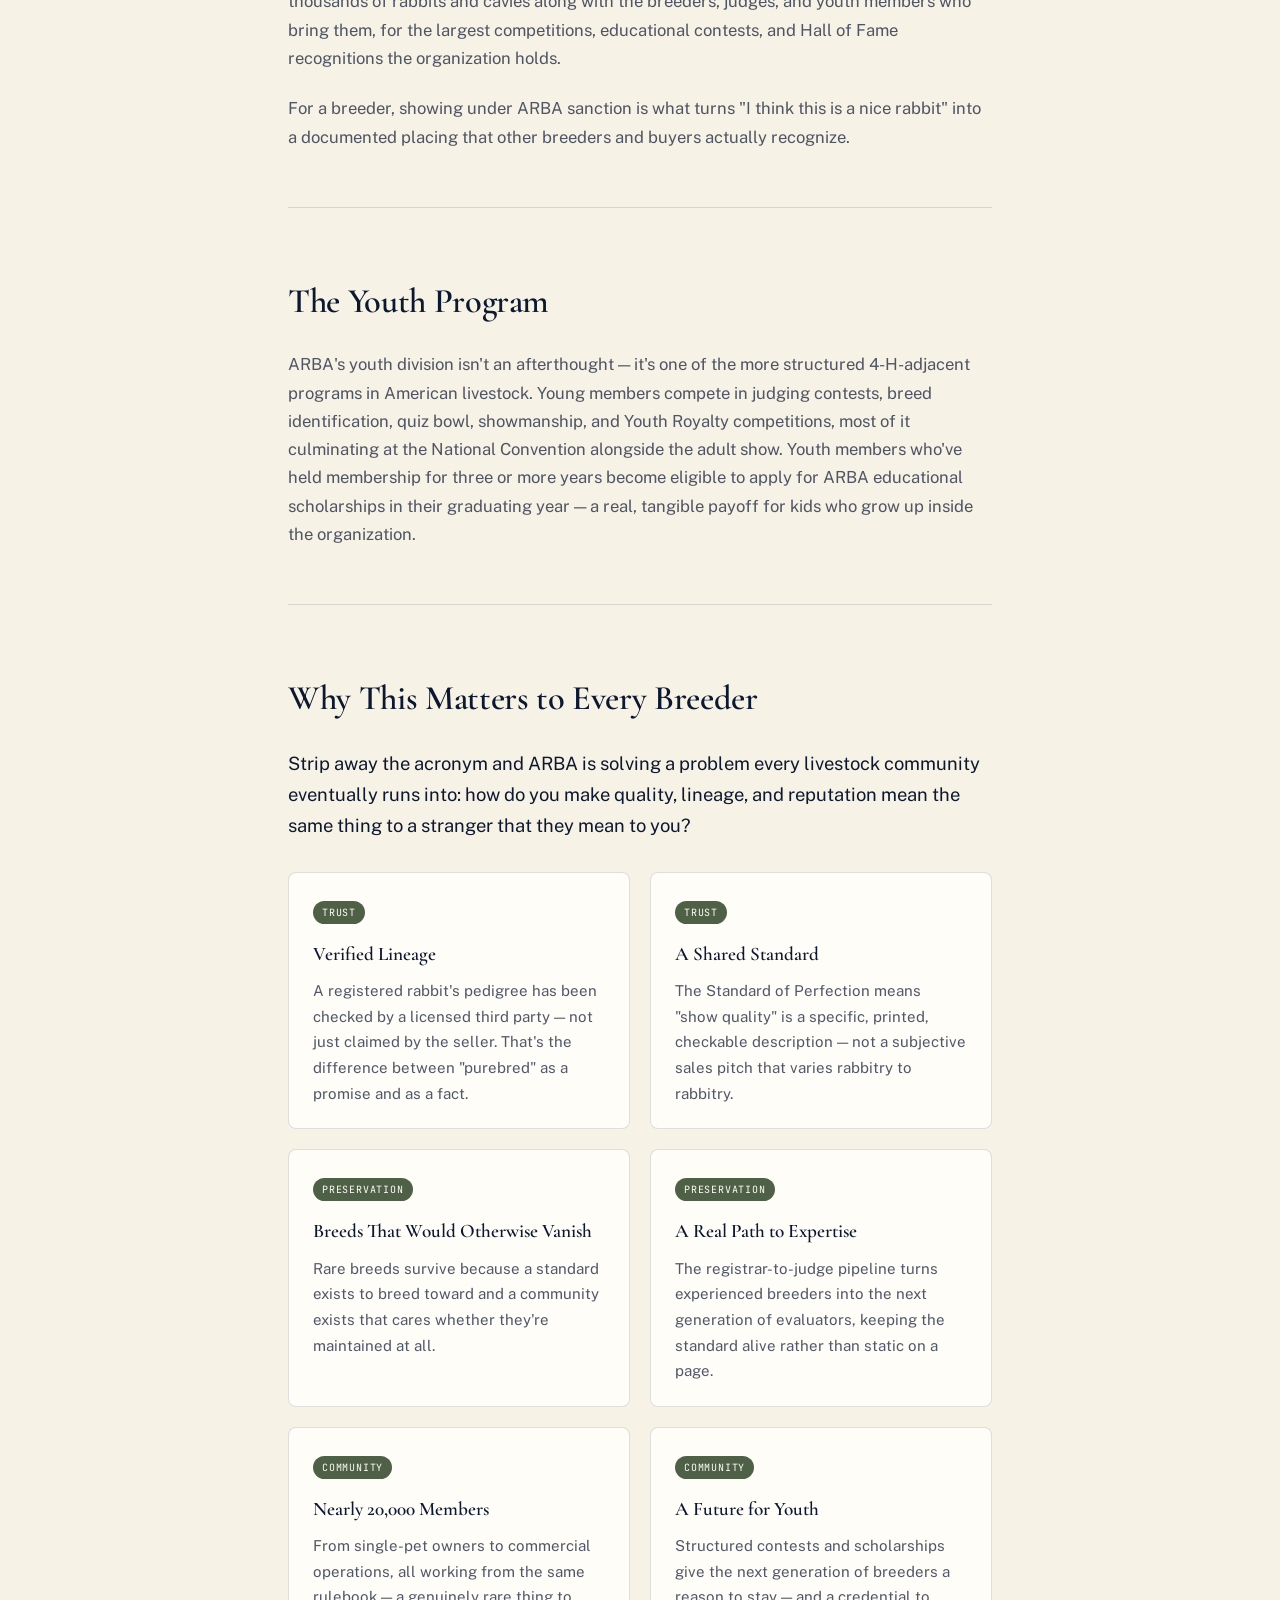
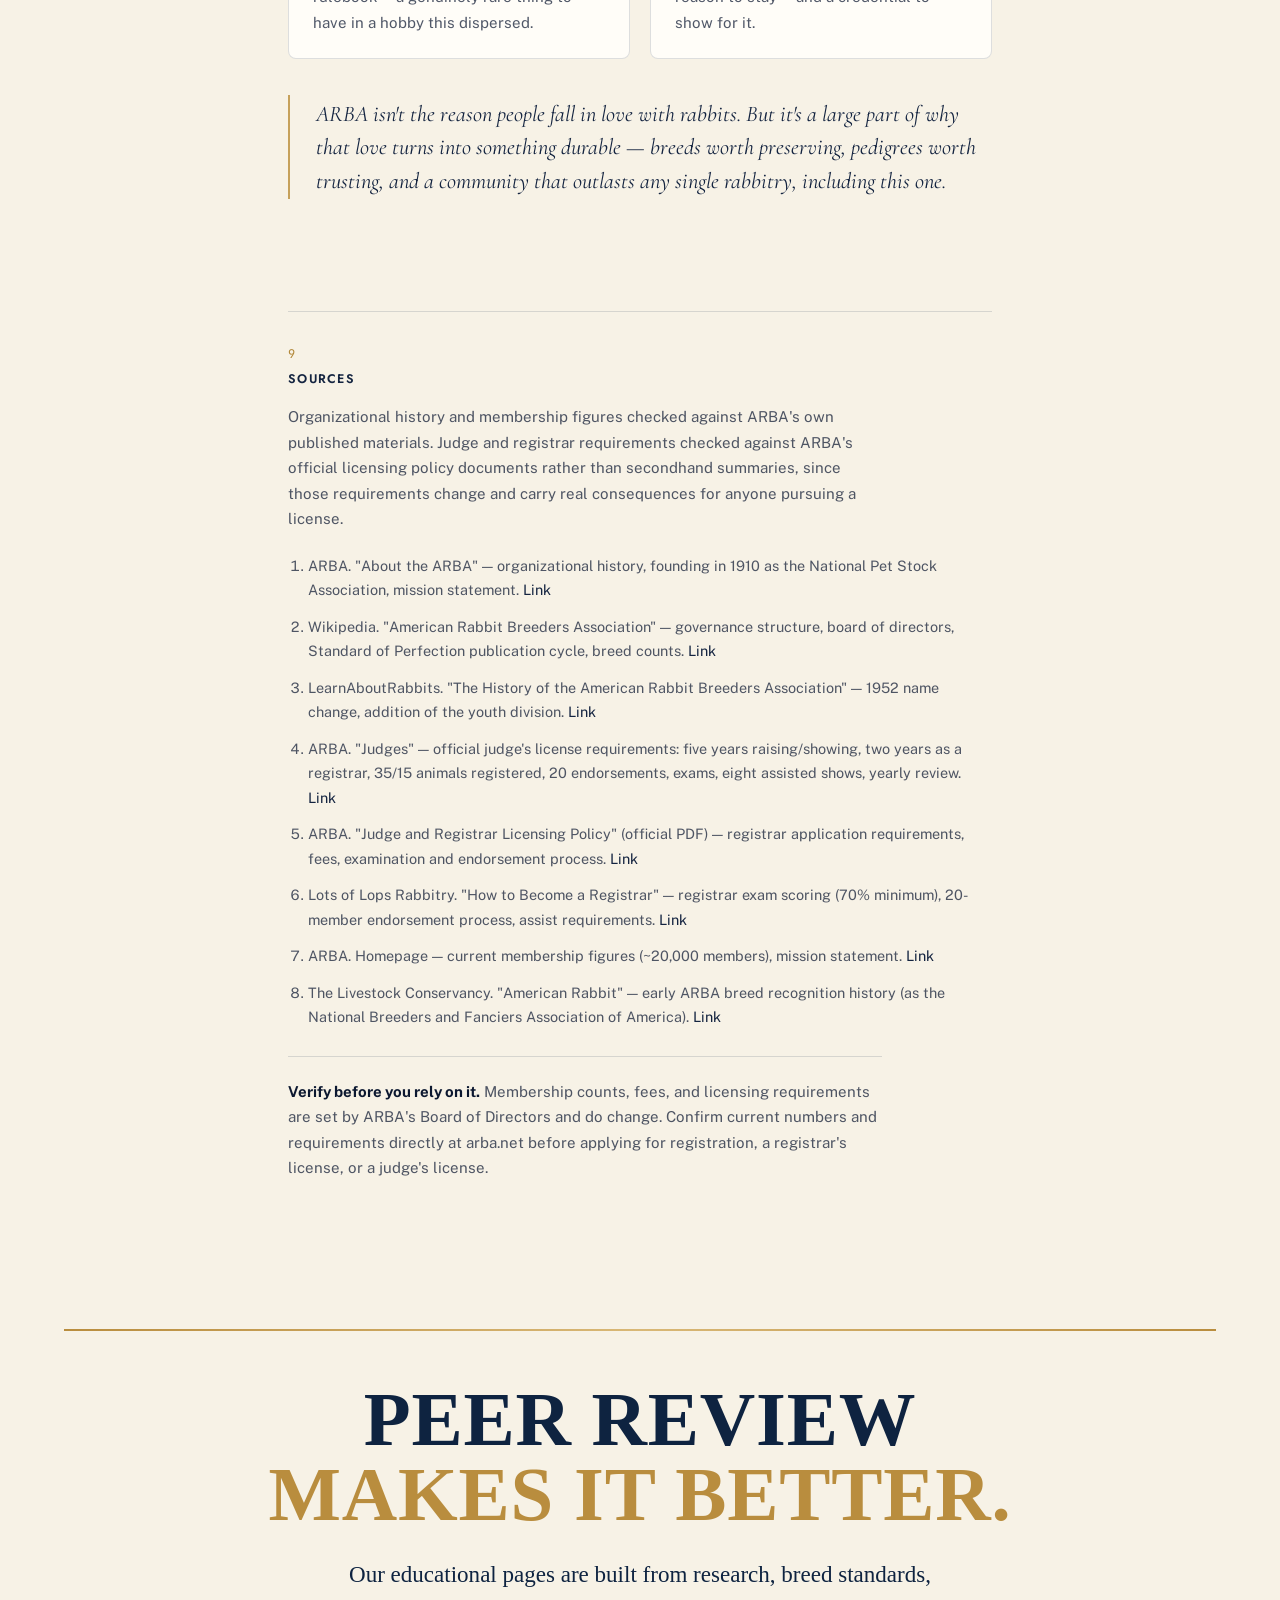
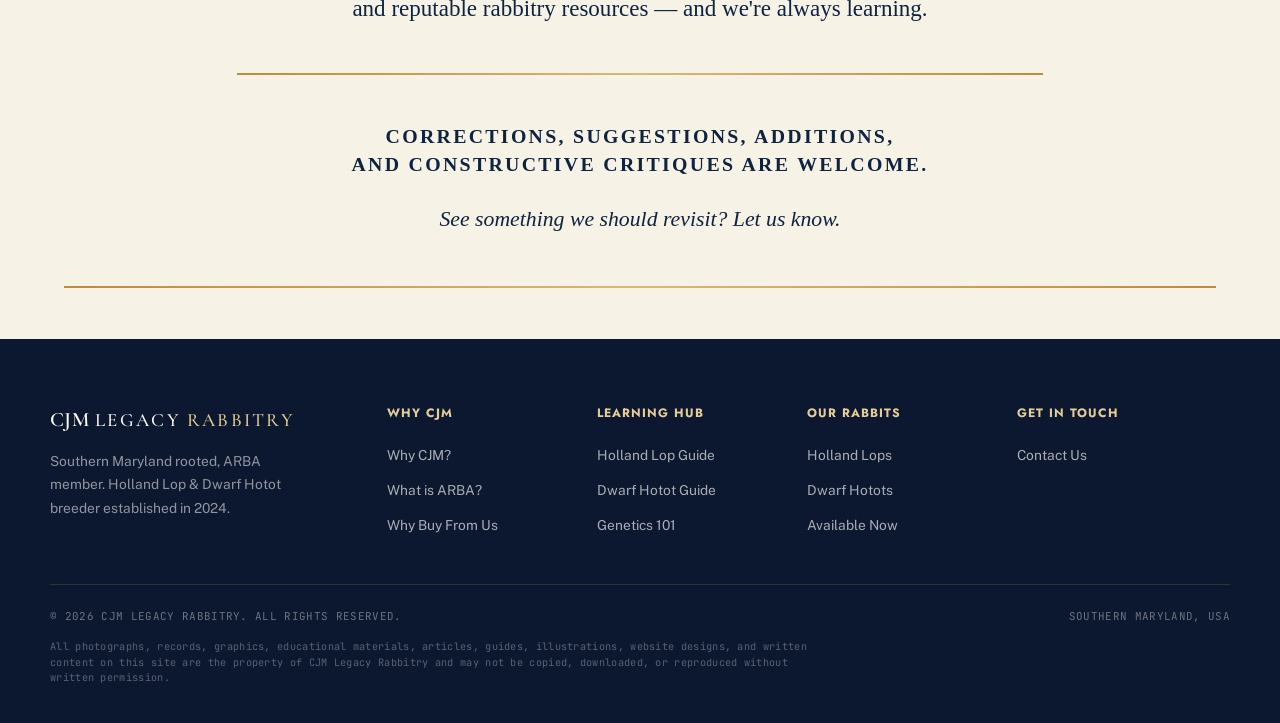
<file: what-is-arba.html>
<!DOCTYPE html>
<html lang="en">
<head>
<meta charset="UTF-8">
<meta name="viewport" content="width=device-width, initial-scale=1.0">
<title>What Is ARBA? | CJM Legacy Rabbitry</title>
<meta name="description" content="-">
<link rel="canonical" href="https://cjmrabbitry.com/what-is-arba">
<meta property="og:type" content="website">
<meta property="og:site_name" content="CJM Legacy Rabbitry">
<meta property="og:title" content="What Is ARBA? | CJM Legacy Rabbitry">
<meta property="og:description" content="-">
<meta property="og:image" content="https://cjmrabbitry.com/images/share-preview.jpg">
<meta name="twitter:card" content="summary_large_image">
<meta property="og:url" content="https://cjmrabbitry.com/what-is-arba">
<link rel="preconnect" href="https://fonts.googleapis.com">
<link rel="preconnect" href="https://fonts.gstatic.com" crossorigin>
<link href="https://fonts.googleapis.com/css2?family=Fraunces:ital,opsz,wght@0,9..144,300;0,9..144,400;0,9..144,500;0,9..144,600;0,9..144,700;1,9..144,400;1,9..144,500&family=Cormorant+Garamond:ital,wght@0,500;0,600;1,500;1,600&family=Public+Sans:ital,wght@0,300;0,400;0,500;0,600;0,700;1,400&family=Jost:wght@400;500;600;700&family=JetBrains+Mono:wght@400;500;600;700&display=swap" rel="stylesheet">
<link rel="stylesheet" href="css/site.css">

</head>
<body>

<div id="site-header"></div>

<!-- ============ PAGE CONTENT (from Webflow embed) ============ -->
<link rel="preconnect" href="https://fonts.googleapis.com">
<link href="https://fonts.googleapis.com/css2?family=Fraunces:ital,opsz,wght@0,9..144,300;0,9..144,500;0,9..144,600;1,9..144,500&family=Cormorant+Garamond:ital,wght@0,500;0,600;0,700;1,500;1,600&family=Public+Sans:wght@400;500;600&family=Jost:wght@400;500;600&family=JetBrains+Mono:wght@400;500&display=swap" rel="stylesheet">
<style>
  :root{
    --navy:#142440; --navy-deep:#0c1830;
    --gold:#c6a15b; --gold-light:#e5cd97; --gold-deep:#b08535;
    --cream:#f7f2e6; --ivory:#fffdf8;
    --marsh:#4e6146; --marsh-deep:#37452f;
    --ink: rgba(12,24,48,0.72);
    --hair: rgba(20,36,64,0.14);
  }
  *{box-sizing:border-box;}
  html{scroll-behavior:smooth;}
  body{
    margin:0; background:var(--cream); color:var(--navy-deep);
    font-family:'Public Sans', sans-serif; line-height:1.7;
    -webkit-font-smoothing:antialiased;
  }
  ::selection{ background:var(--gold-light); color:var(--navy-deep); }

  /* Reading progress tracker — pinned top-left */
  #progress-wrap{
    position:fixed; top:0; left:0; width:100%; height:4px; z-index:200;
    background:transparent;
  }
  #progress-bar{
    height:100%; width:0%; background:linear-gradient(90deg,var(--gold-deep),var(--gold));
    transition:width 0.08s linear;
  }
  #progress-pct{
    position:fixed; top:16px; left:16px; z-index:200;
    font-family:'JetBrains Mono', monospace; font-size:11px; letter-spacing:0.06em;
    background:var(--ivory); color:var(--navy); border:1px solid var(--hair);
    padding:5px 9px; border-radius:20px; opacity:0; transform:translateY(-6px);
    transition:opacity 0.3s ease, transform 0.3s ease; pointer-events:none;
  }
  #progress-pct.show{ opacity:1; transform:translateY(0); }

  .wrap{ max-width:760px; margin:0 auto; padding:0 28px; }
  .wrap-wide{ max-width:920px; margin:0 auto; padding:0 28px; }

  /* Hero */
  header.hero{
    padding:96px 0 64px; border-bottom:1px solid var(--hair); position:relative;
    background:
      radial-gradient(600px 300px at 85% -10%, rgba(198,161,91,0.14), transparent 70%),
      var(--cream);
  }
  .eyebrow{
    font-family:'JetBrains Mono', monospace; font-size:12px; letter-spacing:0.14em;
    text-transform:uppercase; color:var(--marsh-deep); display:inline-flex; align-items:center;
    gap:8px; margin-bottom:22px;
  }
  .eyebrow::before{ content:''; width:22px; height:1px; background:var(--marsh); display:inline-block; }
  h1.hero-title{
    font-family:'Fraunces', serif; font-weight:500; font-style:normal;
    font-size:clamp(2.6rem, 5.5vw, 4.1rem); line-height:1.04; letter-spacing:-0.01em;
    margin:0 0 26px; color:var(--navy-deep);
  }
  h1.hero-title em{ font-style:italic; font-weight:500; color:var(--gold-deep); }
  .hero-sub{
    font-size:1.18rem; color:var(--ink); max-width:56ch; margin:0;
    font-weight:400;
  }
  .hero-meta{
    display:flex; gap:22px; margin-top:34px; font-family:'Jost', sans-serif;
    font-size:12.5px; letter-spacing:0.05em; text-transform:uppercase; color:var(--navy);
    flex-wrap:wrap;
  }
  .hero-meta span{ opacity:0.65; }

  /* Key takeaways callout */
  .takeaways{
    margin:44px 0 8px; background:var(--ivory); border:1px solid var(--hair);
    border-left:3px solid var(--gold-deep); border-radius:6px; padding:28px 30px;
  }
  .takeaways h2{
    font-family:'Jost', sans-serif; font-weight:600; font-size:12.5px;
    letter-spacing:0.12em; text-transform:uppercase; color:var(--gold-deep);
    margin:0 0 16px;
  }
  .takeaways ul{ margin:0; padding:0 0 0 20px; }
  .takeaways li{ margin-bottom:10px; font-size:0.98rem; color:var(--navy-deep); }
  .takeaways li:last-child{ margin-bottom:0; }
  .takeaways li::marker{ color:var(--gold-deep); }

  /* Article body */
  article{ padding:56px 0 20px; }
  article p{ font-size:1.04rem; color:var(--ink); margin:0 0 22px; }
  article p.lede{ font-size:1.15rem; color:var(--navy-deep); }

  h2.section-head{
    font-family:'Cormorant Garamond', serif; font-weight:600; font-style:normal;
    font-size:2.15rem; color:var(--navy-deep); margin:64px 0 20px; letter-spacing:-0.01em;
  }
  article > h2.section-head:first-child{ margin-top:0; }
  h3.sub-head{
    font-family:'Cormorant Garamond', serif; font-weight:600; font-size:1.4rem;
    color:var(--navy); margin:34px 0 14px;
  }

  .divider{ border:none; border-top:1px solid var(--hair); margin:56px 0; }

  /* Pull stat row */
  .stat-row{
    display:grid; grid-template-columns:repeat(3,1fr); gap:1px;
    background:var(--hair); border:1px solid var(--hair); border-radius:8px;
    overflow:hidden; margin:36px 0;
  }
  .stat{ background:var(--ivory); padding:24px 20px; text-align:left; }
  .stat .num{
    font-family:'Cormorant Garamond', serif; font-weight:700; font-size:2.3rem;
    color:var(--navy-deep); line-height:1; display:block; margin-bottom:6px;
  }
  .stat .label{
    font-family:'JetBrains Mono', monospace; font-size:10.5px; letter-spacing:0.06em;
    text-transform:uppercase; color:var(--marsh-deep);
  }

  /* Path / process list (genuinely sequential steps) */
  .path{ margin:28px 0 8px; }
  .path-step{ display:flex; gap:18px; padding:18px 0; border-top:1px solid var(--hair); }
  .path-step:last-child{ border-bottom:1px solid var(--hair); }
  .path-num{
    font-family:'JetBrains Mono', monospace; font-size:12px; color:var(--gold-deep);
    padding-top:3px; flex-shrink:0; width:26px;
  }
  .path-body h4{
    font-family:'Jost', sans-serif; font-weight:600; font-size:0.98rem;
    color:var(--navy-deep); margin:0 0 6px; letter-spacing:0.01em;
  }
  .path-body p{ margin:0; font-size:0.96rem; color:var(--ink); }

  /* Value grid */
  .value-grid{
    display:grid; grid-template-columns:1fr 1fr; gap:20px; margin:30px 0 10px;
  }
  .value-card{
    background:var(--ivory); border:1px solid var(--hair); border-radius:8px;
    padding:24px 24px 22px;
  }
  .value-card .tag{
    display:inline-block; font-family:'JetBrains Mono', monospace; font-size:10px;
    letter-spacing:0.08em; text-transform:uppercase; color:var(--ivory);
    background:var(--marsh); padding:3px 9px; border-radius:20px; margin-bottom:14px;
  }
  .value-card h4{
    font-family:'Cormorant Garamond', serif; font-weight:600; font-size:1.2rem;
    color:var(--navy-deep); margin:0 0 8px;
  }
  .value-card p{ font-size:0.94rem; margin:0; color:var(--ink); }

  blockquote{
    margin:36px 0; padding:2px 0 2px 26px; border-left:2px solid var(--gold);
    font-family:'Cormorant Garamond', serif; font-style:italic; font-size:1.4rem;
    color:var(--navy); line-height:1.5;
  }

  .closing{
    margin-top:64px; padding:36px 0 0; border-top:1px solid var(--hair);
  }
  .closing p{ font-size:1.05rem; }

  .source-note{
    font-family:'JetBrains Mono', monospace; font-size:11px; color:var(--ink);
    opacity:0.6; margin:40px 0 80px; letter-spacing:0.02em;
  }

  .sources{ margin:56px 0 0; padding-top:32px; border-top:1px solid var(--hair); }
  .sources .sources-num{
    font-family:'JetBrains Mono', monospace; font-size:12px; letter-spacing:0.06em;
    color:var(--gold-deep); margin:0 0 4px;
  }
  .sources h2{
    font-family:'Jost', sans-serif; font-weight:600; font-size:12.5px;
    letter-spacing:0.1em; text-transform:uppercase; color:var(--navy); margin:0 0 14px;
  }
  .sources .method{ font-size:0.94rem; color:var(--ink); margin:0 0 22px; max-width:66ch; }
  .sources ol{ margin:0; padding-left:20px; }
  .sources li{ font-size:0.9rem; color:var(--ink); margin-bottom:12px; }
  .sources li a{ color:var(--navy); }
  .sources .verify-note{
    margin-top:26px; padding-top:22px; border-top:1px solid var(--hair);
    font-size:0.94rem; color:var(--ink); max-width:66ch;
  }
  .sources .verify-note strong{ color:var(--navy-deep); }

  @media (max-width:640px){
    header.hero{ padding:72px 0 48px; }
    .stat-row{ grid-template-columns:1fr; }
    .value-grid{ grid-template-columns:1fr; }
    .wrap, .wrap-wide{ padding:0 20px; }
    #progress-pct{ top:10px; left:10px; }
  }
</style>
<div id="progress-wrap"><div id="progress-bar"></div></div>
  <div id="progress-pct">0%</div>

  <header class="hero">
    <div class="wrap">
      <div class="eyebrow">Education</div>
      <h1 class="hero-title">What Is <em>ARBA</em>,<br>and Why It Matters</h1>
      <p class="hero-sub">Every serious rabbit breeder eventually runs into these four letters. Here's what the American Rabbit Breeders Association actually is, what it does, and why it quietly underpins nearly everything of value in the rabbit world — from the pedigree on your doe to the breed itself surviving another generation.</p>
      <div class="hero-meta">
        <span>Rabbitry Management Center</span>
        <span>Education</span>
        <span>12 min read</span>
      </div>
    </div>
  </header>

  <div class="wrap">
    <div class="takeaways">
      <h2>Key Takeaways</h2>
      <ul>
        <li>ARBA is the national governing body for domestic rabbits and cavies in North America — it sets breed standards, licenses judges, and certifies pedigrees.</li>
        <li>Its roots go back to 1910; it has operated continuously under evolving names for over a century.</li>
        <li>The <em>Standard of Perfection</em> is the rulebook breeders are judged against — currently covering more than 50 recognized rabbit breeds and 13 cavy breeds.</li>
        <li>Registration and judging aren't rubber stamps — both require years of experience, testing, and peer endorsement.</li>
        <li>For breeders, ARBA membership converts a hobby into something verifiable: documented lineage, credible pricing, and a real community.</li>
      </ul>
    </div>

    <article>

      <h2 class="section-head">Where It Started</h2>
      <p class="lede">ARBA didn't begin as a rabbit organization at all — it began as a response to a craze.</p>
      <p>In the late 1800s, a domestic rabbit breed called the Belgian Hare swept the country in a wave of popularity. By 1910, that enthusiasm had organized itself into a formal club: the National Pet Stock Association. Over the next fifteen years the group changed names and headquarters several times — reflecting a period when the organization actually promoted far more than rabbits, including cavies, foxes, raccoons, and even rats and mice. By 1925 the group had narrowed its focus and become the American Rabbit and Cavy Breeders Association, setting the trajectory that would eventually become the ARBA known today.</p>
      <p>That century-plus of continuous operation matters more than it might seem. Livestock organizations that survive that long tend to do so because breeders keep needing the thing they provide: a shared, trusted standard everyone agrees to be judged against.</p>

      <hr class="divider">

      <h2 class="section-head">What ARBA Actually Does</h2>
      <p class="lede">At its core, ARBA exists to promote, develop, and improve the domestic rabbit and cavy — across every use case, from a single house pet to a several-hundred-head commercial operation.</p>
      <p>It's a non-profit, membership-run organization with roughly 20,000 members across the United States, Canada, and abroad. That membership base is deliberately wide: pet owners, 4-H and FFA youth, hobby breeders, show exhibitors, and commercial producers all sit under the same organization, working from the same rulebook.</p>

      <div class="stat-row">
        <div class="stat"><span class="num">1910</span><span class="label">Organizational Roots</span></div>
        <div class="stat"><span class="num">~20K</span><span class="label">Members Worldwide</span></div>
        <div class="stat"><span class="num">53+13</span><span class="label">Rabbit &amp; Cavy Breeds</span></div>
      </div>

      <p>Practically, that mission plays out through a handful of concrete functions: writing and maintaining official breed standards, licensing the judges and registrars who apply them, sanctioning shows, running an annual national convention, and operating a youth program with its own contests and scholarships. None of it is ornamental — each piece solves a real problem breeders would otherwise face alone.</p>

      <hr class="divider">

      <h2 class="section-head">The Standard of Perfection</h2>
      <p class="lede">If ARBA has a single founding document, it's this one.</p>
      <p>Published roughly every five years, the <em>Standard of Perfection</em> is the book that defines what an ideal example of each recognized breed looks like — body type, fur, color, weight, condition — along with the disqualifications that pull an animal out of competition entirely. It also lays out the exact process a new breed or variety has to go through to earn official recognition, which is deliberately slow and rigorous by design.</p>
      <p>This is the part that's easy to undersell: without an agreed written standard, "purebred" and "show quality" are just marketing words. With one, they mean something specific and checkable — the same Holland Lop being evaluated in Maryland and one being evaluated in Texas are being held to the identical printed description.</p>

      <hr class="divider">

      <h2 class="section-head">Registration: Proving the Pedigree</h2>
      <p class="lede">Registration is where ARBA turns a rabbit's history into something documented.</p>
      <p>A licensed ARBA registrar examines an animal against its breed standard and its pedigree — verifying that its lineage checks out for at least three generations — before the rabbit can carry an official ARBA registration number. That number becomes part of the animal's permanent record and travels with it if it's sold.</p>
      <p>Becoming a registrar isn't casual, either. Candidates need years of continuous membership, written endorsements from twenty current ARBA members, and a passing score on both a written and oral exam administered by a licensed judge. That bar exists on purpose — a registration is only worth something if the person granting it has genuinely earned the authority to.</p>

      <h3 class="sub-head">The path from breeder to registrar</h3>
      <div class="path">
        <div class="path-step">
          <div class="path-num">01</div>
          <div class="path-body"><h4>Continuous ARBA membership</h4><p>Sustained, active membership in good standing before an application is even considered.</p></div>
        </div>
        <div class="path-step">
          <div class="path-num">02</div>
          <div class="path-body"><h4>20 member endorsements</h4><p>Written sign-off from twenty current adult ARBA members, secured on the applicant's own initiative.</p></div>
        </div>
        <div class="path-step">
          <div class="path-num">03</div>
          <div class="path-body"><h4>Written &amp; oral examination</h4><p>Administered by an assigned ARBA judge; a minimum score of 70% is required on both.</p></div>
        </div>
        <div class="path-step">
          <div class="path-num">04</div>
          <div class="path-body"><h4>Licensed registrar</h4><p>Authorized to formally register animals and begin building toward a future judge's license.</p></div>
        </div>
      </div>

      <hr class="divider">

      <h2 class="section-head">Judges: The Standard, in Practice</h2>
      <p>Judges are where the written standard meets the actual rabbit on the table. Earning a judge's license is a multi-year process layered on top of registrar experience: at minimum, five years raising and showing rabbits or cavies, two of those years as a licensed registrar, dozens of animals personally registered, and endorsements from twenty ARBA members in good standing. From there, candidates sit extensive written and oral exams and must assist in judging at least eight shows under six different licensed judges — each of whom has to sign off.</p>
      <p>Licensing isn't the finish line, either. Working judges are required to attend a judges' conference at least once every five years and pass a yearly review exam with a minimum score of 80% just to keep their license active. That ongoing accountability is a big part of why an ARBA placing carries weight — the person awarding it answers to the same organization the breeder does.</p>

      <hr class="divider">

      <h2 class="section-head">Shows and the National Convention</h2>
      <p>Local and regional shows run under ARBA sanction throughout the year, giving breeders in every district a place to compete, network, and get animals evaluated by licensed judges. All of it builds toward the ARBA National Convention — a week-long annual event that draws thousands of rabbits and cavies along with the breeders, judges, and youth members who bring them, for the largest competitions, educational contests, and Hall of Fame recognitions the organization holds.</p>
      <p>For a breeder, showing under ARBA sanction is what turns "I think this is a nice rabbit" into a documented placing that other breeders and buyers actually recognize.</p>

      <hr class="divider">

      <h2 class="section-head">The Youth Program</h2>
      <p>ARBA's youth division isn't an afterthought — it's one of the more structured 4-H-adjacent programs in American livestock. Young members compete in judging contests, breed identification, quiz bowl, showmanship, and Youth Royalty competitions, most of it culminating at the National Convention alongside the adult show. Youth members who've held membership for three or more years become eligible to apply for ARBA educational scholarships in their graduating year — a real, tangible payoff for kids who grow up inside the organization.</p>

      <hr class="divider">

      <h2 class="section-head">Why This Matters to Every Breeder</h2>
      <p class="lede">Strip away the acronym and ARBA is solving a problem every livestock community eventually runs into: how do you make quality, lineage, and reputation mean the same thing to a stranger that they mean to you?</p>

      <div class="value-grid">
        <div class="value-card">
          <span class="tag">Trust</span>
          <h4>Verified Lineage</h4>
          <p>A registered rabbit's pedigree has been checked by a licensed third party — not just claimed by the seller. That's the difference between "purebred" as a promise and as a fact.</p>
        </div>
        <div class="value-card">
          <span class="tag">Trust</span>
          <h4>A Shared Standard</h4>
          <p>The Standard of Perfection means "show quality" is a specific, printed, checkable description — not a subjective sales pitch that varies rabbitry to rabbitry.</p>
        </div>
        <div class="value-card">
          <span class="tag">Preservation</span>
          <h4>Breeds That Would Otherwise Vanish</h4>
          <p>Rare breeds survive because a standard exists to breed toward and a community exists that cares whether they're maintained at all.</p>
        </div>
        <div class="value-card">
          <span class="tag">Preservation</span>
          <h4>A Real Path to Expertise</h4>
          <p>The registrar-to-judge pipeline turns experienced breeders into the next generation of evaluators, keeping the standard alive rather than static on a page.</p>
        </div>
        <div class="value-card">
          <span class="tag">Community</span>
          <h4>Nearly 20,000 Members</h4>
          <p>From single-pet owners to commercial operations, all working from the same rulebook — a genuinely rare thing to have in a hobby this dispersed.</p>
        </div>
        <div class="value-card">
          <span class="tag">Community</span>
          <h4>A Future for Youth</h4>
          <p>Structured contests and scholarships give the next generation of breeders a reason to stay — and a credential to show for it.</p>
        </div>
      </div>

      <blockquote>ARBA isn't the reason people fall in love with rabbits. But it's a large part of why that love turns into something durable — breeds worth preserving, pedigrees worth trusting, and a community that outlasts any single rabbitry, including this one.</blockquote>
    </article>
    <div class="sources">
      <p class="sources-num">9</p>
      <h2>Sources</h2>
      <p class="method">Organizational history and membership figures checked against ARBA's own published materials. Judge and registrar requirements checked against ARBA's official licensing policy documents rather than secondhand summaries, since those requirements change and carry real consequences for anyone pursuing a license.</p>
      <ol>
        <li>ARBA. "About the ARBA" — organizational history, founding in 1910 as the National Pet Stock Association, mission statement. <a href="https://arba.net/about-the-arba/">Link</a></li>
        <li>Wikipedia. "American Rabbit Breeders Association" — governance structure, board of directors, Standard of Perfection publication cycle, breed counts. <a href="https://en.wikipedia.org/wiki/American_Rabbit_Breeders_Association">Link</a></li>
        <li>LearnAboutRabbits. "The History of the American Rabbit Breeders Association" — 1952 name change, addition of the youth division. <a href="https://learnaboutrabbits.wordpress.com/2014/07/25/the-history-of-the-american-rabbit-breeders-association/">Link</a></li>
        <li>ARBA. "Judges" — official judge's license requirements: five years raising/showing, two years as a registrar, 35/15 animals registered, 20 endorsements, exams, eight assisted shows, yearly review. <a href="https://arba.net/Judges/">Link</a></li>
        <li>ARBA. "Judge and Registrar Licensing Policy" (official PDF) — registrar application requirements, fees, examination and endorsement process. <a href="https://arba.net/wp-content/uploads/2022/02/ARBA-Judge-and-Registrar-licensing-policy.pdf">Link</a></li>
        <li>Lots of Lops Rabbitry. "How to Become a Registrar" — registrar exam scoring (70% minimum), 20-member endorsement process, assist requirements. <a href="http://www.lotsoflops.com/how-to-become-a-registrar.html">Link</a></li>
        <li>ARBA. Homepage — current membership figures (~20,000 members), mission statement. <a href="https://arba.net/">Link</a></li>
        <li>The Livestock Conservancy. "American Rabbit" — early ARBA breed recognition history (as the National Breeders and Fanciers Association of America). <a href="https://livestockconservancy.org/american-rabbit/">Link</a></li>
      </ol>
      <p class="verify-note"><strong>Verify before you rely on it.</strong> Membership counts, fees, and licensing requirements are set by ARBA's Board of Directors and do change. Confirm current numbers and requirements directly at <a href="https://arba.net">arba.net</a> before applying for registration, a registrar's license, or a judge's license.</p>
    </div>
  </div>
<br><br><br>
<script>
  const bar = document.getElementById('progress-bar');
  const pct = document.getElementById('progress-pct');
  let hideTimer;
  window.addEventListener('scroll', () => {
    const h = document.documentElement;
    const scrolled = h.scrollTop;
    const height = h.scrollHeight - h.clientHeight;
    const ratio = height > 0 ? Math.min(100, Math.max(0, (scrolled / height) * 100)) : 0;
    bar.style.width = ratio + '%';
    pct.textContent = Math.round(ratio) + '%';
    pct.classList.add('show');
    clearTimeout(hideTimer);
    hideTimer = setTimeout(() => pct.classList.remove('show'), 900);
  }, { passive: true });
</script>
<!-- ============ END PAGE CONTENT ============ -->
<div data-peer-review></div>

<div id="site-footer"></div>
<script src="js/layout.js"></script>
</body>
</html>
</file>
<file: css/site.css>
/* =========================================================
   CJM Legacy Rabbitry — shared site styles
   Loaded by every page. Page-specific styles live in
   css/<page>.css (e.g. css/home.css).
   ========================================================= */

:root{
  --navy:#142440;
  --navy-deep:#0c1830;
  --gold:#c6a15b;
  --gold-light:#e5cd97;
  --gold-hover:#b08535;
  --cream:#f7f2e6;
  --ivory:#fffdf8;
  --marsh:#4e6146;
  --marsh-deep:#37452f;
  --line: rgba(198,161,91,0.35);
}
*{box-sizing:border-box;}
html{scroll-behavior:smooth;}
body{
  margin:0;
  background:var(--cream);
  color:var(--navy-deep);
  font-family:'Public Sans', sans-serif;
  font-weight:400;
  line-height:1.6;
  -webkit-font-smoothing:antialiased;
}
a{color:inherit; text-decoration:none;}
img{max-width:100%; display:block;}

h1,h2,h3{margin:0;}
.h-serif{font-family:'Cormorant Garamond', serif;}
.eyebrow{
  font-family:'JetBrains Mono', monospace;
  font-size:0.7rem;
  letter-spacing:0.16em;
  text-transform:uppercase;
  color:var(--gold-hover);
}
.eyebrow.on-navy{ color:var(--gold-light); }

/* ---------- Buttons ---------- */
.btn{
  font-family:'Jost', sans-serif;
  font-size:0.82rem; letter-spacing:0.05em;
  padding:11px 24px;
  border-radius:2px;
  display:inline-block;
  transition:all .18s ease;
  border:1px solid transparent;
  cursor:pointer;
}
.btn-gold{ background:var(--gold); color:var(--navy-deep); font-weight:500;}
.btn-gold:hover{ background:var(--gold-hover); }
.btn-outline{ border-color:rgba(255,253,248,0.4); color:var(--ivory); }
.btn-outline:hover{ border-color:var(--gold-light); color:var(--gold-light); }
.btn-outline-navy{ border-color:var(--navy); color:var(--navy);}
.btn-outline-navy:hover{ background:var(--navy); color:var(--ivory);}

/* ---------- Accessibility ---------- */
.skip-link{
  position:absolute; top:-60px; left:16px;
  background:var(--gold);
  color:var(--navy-deep);
  font-family:'Jost', sans-serif;
  font-size:0.85rem;
  padding:12px 20px;
  border-radius:2px;
  z-index:1000;
  transition:top .15s ease;
}
.skip-link:focus{ top:16px; }
a:focus-visible, button:focus-visible, .btn:focus-visible{
  outline:2px solid var(--gold-light);
  outline-offset:3px;
}
@media (prefers-reduced-motion: reduce){
  html{ scroll-behavior:auto; }
  *{ transition-duration:0.01ms !important; }
}

/* ---------- Header + mega menu + mobile menu (from the Webflow header) ---------- */
:root{
  --navy-900:#0C1830;
  --navy-800:#142440;
  --navy-700:#1D3357;
  --cream:#F7F2E6;
  --ivory:#FFFDF8;
  --gold:#C6A15B;
  --gold-light:#E5CD97;
  --gold-deep:#B08535;
  --marsh:#4E6146;
  --marsh-deep:#37452F;
  --ink:#142440;
  --ink-soft:#5D6B7A;
  --shadow: 0 24px 60px -20px rgba(12,24,48,0.35);
  --f-display:'Fraunces', serif;
  --f-heading:'Cormorant Garamond', serif;
  --f-body:'Public Sans', sans-serif;
  --f-ui:'Jost', sans-serif;
  --f-mono:'JetBrains Mono', monospace;
}
/* ============ HEADER ============ */
header.site-header{
  width:100%;
  position:sticky;
  top:0;
  z-index:100;
  background: rgba(247,242,230,0.92);
  backdrop-filter: blur(14px) saturate(140%);
  -webkit-backdrop-filter: blur(14px) saturate(140%);
  border-bottom:1px solid rgba(176,133,53,0.2);
}
.header-inner{
  max-width:1360px;
  margin:0 auto;
  padding:14px 32px;
  display:flex;
  align-items:center;
  justify-content:space-between;
  gap:24px;
  box-sizing:border-box;
}
.header-inner *{ box-sizing:border-box; }
/* ---- Logo / wordmark ---- */
.brand{
  display:flex;
  align-items:center;
  text-decoration:none;
  color:var(--ink);
  flex-shrink:0;
}
.brand-word{
  display:flex;
  align-items:baseline;
  line-height:1;
  white-space:nowrap;
}
.brand-word .cjm{
  font-family:var(--f-heading);
  font-weight:600;
  font-size:30px;
  letter-spacing:0.01em;
  color:var(--navy-800);
}
.brand-word .legacy{
  font-family:var(--f-heading);
  font-weight:500;
  font-size:16px;
  letter-spacing:0.24em;
  color:var(--navy-800);
  margin-left:9px;
}
.brand-word .rabbitry{
  font-family:var(--f-heading);
  font-weight:500;
  font-size:16px;
  letter-spacing:0.24em;
  color:var(--gold-deep);
  margin-left:11px;
}
/* ---- Primary nav ---- */
nav.primary-nav{ display:flex; align-items:center; gap:4px; }
.nav-item{ position:relative; }
.nav-trigger{
  display:flex; align-items:center; gap:7px;
  background:none; border:none; cursor:pointer;
  font-family:var(--f-ui);
  font-size:13.5px; font-weight:500; letter-spacing:0.05em;
  color:var(--navy-800);
  padding:12px 16px; border-radius:8px;
  transition: color .18s ease, background .18s ease;
}
.nav-trigger:hover{ color:var(--gold-deep); background:rgba(198,161,91,0.10); }
.nav-item.active .nav-trigger{ color:var(--gold-deep); background:rgba(198,161,91,0.12); }
.caret{ width:9px; height:9px; transition: transform .22s ease; color: var(--gold); }
.nav-item.active .caret{ transform: rotate(180deg); }
.nav-item.simple a.nav-link{
  display:block;
  font-family:var(--f-ui);
  font-size:13.5px; font-weight:500; letter-spacing:0.05em;
  color:var(--navy-800);
  text-decoration:none;
  padding:12px 16px; border-radius:8px;
  transition: color .18s ease, background .18s ease;
}
.nav-item.simple a.nav-link:hover{ color:var(--gold-deep); background:rgba(198,161,91,0.10); }
/* ---- CTA ---- */
.cta-group{ display:flex; align-items:center; gap:18px; flex-shrink:0; }
.cta-btn{
  position:relative;
  display:inline-flex; align-items:center; gap:9px;
  background:transparent;
  color:var(--navy-800);
  text-decoration:none;
  font-family:var(--f-ui);
  font-size:12px; font-weight:600; letter-spacing:0.16em; text-transform:uppercase;
  padding:12px 24px;
  border-radius:3px;
  border:1px solid var(--navy-800);
  overflow:hidden;
  transition: color .28s ease, border-color .28s ease;
  white-space:nowrap;
}
.cta-btn::before{
  content:""; position:absolute; inset:0;
  background:var(--navy-800);
  transform:translateX(-101%);
  transition: transform .32s cubic-bezier(.65,0,.35,1);
  z-index:0;
}
.cta-btn span, .cta-btn svg{ position:relative; z-index:1; }
.cta-btn svg{ width:11px; height:11px; transition: transform .28s ease; }
.cta-btn:hover{ color:var(--gold-light); border-color:var(--navy-800); }
.cta-btn:hover::before{ transform:translateX(0); }
.cta-btn:hover svg{ transform:translateX(3px); }
/* ---- Hamburger (mobile trigger) ---- */
.hamburger{
  display:none;
  width:42px; height:42px;
  align-items:center; justify-content:center;
  background:none; border:1px solid rgba(176,133,53,0.3);
  border-radius:8px; cursor:pointer;
  position:relative;
  z-index:210;
  flex-shrink:0;
}
.hamburger span{ display:block; width:18px; height:1px; background:var(--navy-800); position:relative; transition:background .2s ease .1s; }
.hamburger span::before, .hamburger span::after{
  content:""; position:absolute; left:0; width:18px; height:1px; background:var(--navy-800);
  transition: transform .25s ease, top .25s ease;
}
.hamburger span::before{ top:-6px; }
.hamburger span::after{ top:6px; }
.hamburger.active span{ background:transparent; }
.hamburger.active span::before{ top:0; transform:rotate(45deg); }
.hamburger.active span::after{ top:0; transform:rotate(-45deg); }
/* ============ MEGA MENU PANEL (desktop) ============ */
.mega-wrap{
  position:absolute; left:50%; top:100%;
  transform: translate(-50%, 8px);
  width:min(1040px, 92vw);
  z-index:120;
  opacity:0; visibility:hidden; pointer-events:none;
  transition: opacity .22s ease, transform .22s ease;
}
.nav-item.active .mega-wrap{
  opacity:1; visibility:visible; pointer-events:auto;
  transform: translate(-50%, 14px);
}
.mega-panel{
  background:var(--ivory);
  border:1px solid rgba(176,133,53,0.22);
  border-radius:18px;
  box-shadow:var(--shadow);
  overflow:hidden;
}
.mega-grid{ display:grid; grid-template-columns:repeat(4, 1fr); padding:34px 30px 20px; }
.mega-grid.cols-3{ grid-template-columns:repeat(3, 1fr); }
.mega-col{ padding:0 20px; border-left:1px solid rgba(176,133,53,0.16); }
.mega-col:first-child{ border-left:none; padding-left:0; }
.mega-col:last-child{ padding-right:0; }
.col-icon{
  width:46px; height:46px; border-radius:50%;
  border:1px solid var(--gold);
  display:flex; align-items:center; justify-content:center;
  margin-bottom:16px; color:var(--gold-deep);
}
.col-icon svg{ width:20px; height:20px; }
.col-title{
  font-family:var(--f-heading);
  font-size:19px; font-weight:600;
  color:var(--navy-800); margin:0 0 8px;
}
.col-desc{
  font-family:var(--f-body);
  font-size:12.5px; line-height:1.55;
  color:var(--ink-soft); margin:0 0 16px; min-height:34px;
}
.col-divider{ height:1px; background: linear-gradient(90deg, var(--gold-light), transparent); margin-bottom:14px; }
.col-links{ list-style:none; margin:0; padding:0; display:flex; flex-direction:column; gap:3px; }
.col-links a{
  display:flex; align-items:center; justify-content:space-between;
  text-decoration:none; color:var(--ink);
  font-family:var(--f-ui); font-size:13.5px; font-weight:500;
  padding:8px 4px; border-radius:6px;
  transition: color .16s ease, background .16s ease, padding .16s ease;
}
.col-links a .arw{ width:11px; height:11px; opacity:0; transform:translateX(-4px); transition:.16s ease; flex-shrink:0; color:var(--gold-deep);}
.col-links a:hover{ color:var(--gold-deep); background:rgba(198,161,91,0.08); padding-left:10px; }
.col-links a:hover .arw{ opacity:1; transform:translateX(0); }
.col-links a.cta-link{ color:var(--gold-deep); font-weight:600; }
.col-links a.cta-link .arw{ opacity:1; }
/* ---- coming soon (not-yet-built pages) ---- */
.col-links a.coming-soon,
.simple-drop a.coming-soon,
.mobile-links a.coming-soon{
  color:var(--ink-soft);
  pointer-events:none;
  cursor:default;
}
.col-links a.coming-soon:hover,
.simple-drop a.coming-soon:hover{
  background:none;
  padding-left:4px;
}
.simple-drop a.coming-soon:hover{ padding-left:12px; }
.soon-tag{
  font-family:var(--f-mono);
  font-size:8.5px;
  font-weight:500;
  letter-spacing:0.08em;
  text-transform:uppercase;
  color:var(--gold-deep);
  background:rgba(198,161,91,0.14);
  padding:2px 6px;
  border-radius:3px;
  margin-left:8px;
  flex-shrink:0;
}
.mega-footer{
  display:flex; align-items:center; justify-content:center; gap:14px;
  padding:15px 30px; background: var(--navy-800);
}
.mega-footer span{
  font-family:var(--f-mono);
  font-size:10px; font-weight:500; letter-spacing:0.12em;
  text-transform:uppercase; color: var(--gold-light);
}
.mega-footer .dot{ width:3px; height:3px; border-radius:50%; background:var(--gold); opacity:.7; }
.mega-footer svg{ width:14px; height:14px; color:var(--gold); }
/* ---- simple dropdown (Why CJM?, desktop) ---- */
.simple-drop{
  position:absolute; left:0; top:100%;
  transform: translateY(8px);
  width:270px;
  background:var(--ivory);
  border:1px solid rgba(176,133,53,0.22);
  border-radius:14px;
  box-shadow:var(--shadow);
  padding:12px;
  opacity:0; visibility:hidden; pointer-events:none;
  transition: opacity .2s ease, transform .2s ease;
  z-index:120;
}
.nav-item.active .simple-drop{ opacity:1; visibility:visible; pointer-events:auto; transform:translateY(14px); }
.simple-drop a{
  display:flex; align-items:center; justify-content:space-between;
  text-decoration:none; color:var(--ink);
  font-family:var(--f-ui); font-size:13.5px; font-weight:500;
  padding:10px 12px; border-radius:8px;
  transition:.15s ease;
}
.simple-drop a:hover{ background:rgba(198,161,91,0.10); color:var(--gold-deep); padding-left:16px; }
.simple-drop a .arw{ width:11px; height:11px; color:var(--gold-deep); opacity:0; transform:translateX(-4px); transition:.15s ease;}
.simple-drop a:hover .arw{ opacity:1; transform:translateX(0); }
/* ============ MOBILE MENU (slide-in panel) ============ */
.mobile-overlay{
  position:fixed; inset:0;
  background:rgba(12,24,48,0.45);
  z-index:190;
  opacity:0; visibility:hidden;
  transition: opacity .3s ease;
}
.mobile-overlay.open{ opacity:1; visibility:visible; }
.mobile-menu{
  position:fixed;
  top:0; right:0;
  height:100%;
  width:min(400px, 88vw);
  background:var(--cream);
  z-index:200;
  display:flex; flex-direction:column;
  transform:translateX(100%);
  transition:transform .38s cubic-bezier(.65,0,.35,1);
  box-shadow:-24px 0 60px -20px rgba(12,24,48,0.35);
}
.mobile-menu.open{ transform:translateX(0); }
.mobile-menu-head{
  display:flex; align-items:center; justify-content:space-between;
  padding:16px 20px;
  border-bottom:1px solid rgba(176,133,53,0.18);
  flex-shrink:0;
}
.mobile-menu-head .brand-word .cjm{ font-size:22px; }
.mobile-menu-head .brand-word .legacy,
.mobile-menu-head .brand-word .rabbitry{ font-size:18px; }
.mobile-close{
  width:38px; height:38px;
  display:flex; align-items:center; justify-content:center;
  background:none; border:1px solid rgba(176,133,53,0.3);
  border-radius:8px; cursor:pointer; flex-shrink:0;
}
.mobile-close svg{ width:14px; height:14px; color:var(--navy-800); }
.mobile-nav-body{ flex:1; overflow-y:auto; padding:8px 20px 28px; -webkit-overflow-scrolling:touch; }
.mobile-section{ border-bottom:1px solid rgba(176,133,53,0.14); }
.mobile-section-trigger{
  width:100%; display:flex; align-items:center; justify-content:space-between;
  background:none; border:none; cursor:pointer;
  padding:18px 2px;
  font-family:var(--f-ui); font-size:14.5px; font-weight:600; letter-spacing:0.08em; text-transform:uppercase;
  color:var(--navy-800);
}
.mobile-section-trigger .caret{ width:10px; height:10px; color:var(--gold); transition:transform .25s ease; }
.mobile-section.open .mobile-section-trigger .caret{ transform:rotate(180deg); }
.mobile-section-panel{
  max-height:0; overflow:hidden;
  transition:max-height .35s ease;
}
.mobile-section.open .mobile-section-panel{ max-height:1400px; }
.mobile-group-title{
  font-family:var(--f-heading); font-weight:600; font-size:14.5px;
  color:var(--gold-deep);
  margin:14px 0 4px; padding:0 2px;
}
.mobile-group-title:first-child{ margin-top:4px; }
.mobile-links{ list-style:none; margin:0 0 6px; padding:0; }
.mobile-links a{
  display:flex; align-items:center; justify-content:space-between;
  text-decoration:none; color:var(--ink);
  font-family:var(--f-body); font-size:14px;
  padding:10px 2px;
  border-bottom:1px solid rgba(176,133,53,0.08);
}
.mobile-links a.cta-link{ color:var(--gold-deep); font-weight:600; }
.mobile-links a .arw{ width:11px; height:11px; color:var(--gold-deep); flex-shrink:0; }
.mobile-simple-link{
  display:flex; align-items:center; justify-content:space-between;
  padding:18px 2px;
  font-family:var(--f-ui); font-size:14.5px; font-weight:600; letter-spacing:0.08em; text-transform:uppercase;
  color:var(--navy-800); text-decoration:none;
}
.mobile-cta-wrap{ padding:24px 2px 4px; }
.mobile-cta{
  display:flex; align-items:center; justify-content:center; gap:9px;
  width:100%;
  background:var(--navy-800); color:var(--gold-light);
  text-decoration:none;
  font-family:var(--f-ui); font-size:12.5px; font-weight:600; letter-spacing:0.16em; text-transform:uppercase;
  padding:16px; border-radius:3px;
}
.mobile-cta svg{ width:12px; height:12px; }
@media (max-width: 1080px){
  nav.primary-nav, .mega-wrap{ display:none; }
  .hamburger{ display:flex; }
}
@media (max-width: 640px){
  .header-inner{ padding:12px 16px; }
  .cta-group .cta-btn{ display:none; }
  .brand-word{ flex-direction:column; align-items:flex-start; line-height:1.2; gap:6px; }
  .brand-word .cjm{ font-size:28px; }
  .brand-word .legacy{ font-size:11.5px; letter-spacing:0.18em; margin-left:0; }
  .brand-word .rabbitry{ font-size:11.5px; letter-spacing:0.18em; margin-left:6px; }
}
@media (min-width: 1081px){
  .mobile-overlay, .mobile-menu{ display:none; }
}

/* ---------- Footer (from the Webflow footer Symbol) ---------- */
#cjm-footer{
  background:#0c1830;
  color:rgba(255,253,248,0.7);
  padding:64px 24px 28px;
  font-family:'Public Sans', sans-serif;
}
#cjm-footer .footer-inner{ max-width:1180px; margin:0 auto; }
#cjm-footer .footer-top{
  display:grid;
  grid-template-columns:1.4fr 0.8fr 0.8fr 0.8fr 1fr;
  gap:40px;
  padding-bottom:40px;
  border-bottom:1px solid rgba(198,161,91,0.2);
  text-align:left;
}
#cjm-footer .footer-brand .wordmark{
  font-family:'Cormorant Garamond', serif;
  font-size:1.28rem;
  letter-spacing:0.02em;
  margin-bottom:12px;
  display:flex; align-items:baseline; gap:6px;
}
#cjm-footer .footer-brand .cjm{ color:#fffdf8; font-weight:600; }
#cjm-footer .footer-brand .legacy{ color:#fffdf8; font-weight:500; letter-spacing:0.12em; font-size:0.92em; }
#cjm-footer .footer-brand .rabbitry{ color:#e5cd97; font-weight:500; letter-spacing:0.12em; font-size:0.92em; }
#cjm-footer .footer-brand p{
  font-size:0.86rem;
  max-width:260px;
  color:rgba(255,253,248,0.55);
  margin:0;
}
#cjm-footer .footer-col h4{
  font-family:'Jost', sans-serif;
  font-size:0.76rem;
  letter-spacing:0.08em;
  text-transform:uppercase;
  color:#e5cd97;
  margin:0 0 14px;
}
#cjm-footer .footer-col a{
  display:block;
  font-size:0.86rem;
  padding:6px 0;
  color:rgba(255,253,248,0.65);
  text-decoration:none;
}
#cjm-footer .footer-col a:hover{ color:#e5cd97; }
#cjm-footer .footer-bottom{
  padding-top:22px;
  display:flex; justify-content:space-between; align-items:center;
  flex-wrap:wrap; gap:10px;
  font-family:'JetBrains Mono', monospace;
  font-size:0.68rem;
  letter-spacing:0.03em;
  color:rgba(255,253,248,0.4);
}
#cjm-footer .footer-legal{
  font-family:'JetBrains Mono', monospace;
  font-size:0.64rem;
  letter-spacing:0.03em;
  color:rgba(255,253,248,0.32);
  margin-top:14px;
  max-width:760px;
  line-height:1.5;
}
@media (max-width: 900px){
  #cjm-footer{ padding:56px 24px 24px; }
  #cjm-footer .footer-top{ grid-template-columns:1fr 1fr; row-gap:32px; }
}
@media (max-width: 560px){
  #cjm-footer{ padding:48px 20px 24px; }
  #cjm-footer .footer-top{
    grid-template-columns:1fr;
    text-align:center;
    row-gap:36px;
  }
  #cjm-footer .footer-brand .wordmark{ justify-content:center; }
  #cjm-footer .footer-brand p{ margin-left:auto; margin-right:auto; }
  #cjm-footer .footer-col a{ padding:10px 0; font-size:0.92rem; }
  #cjm-footer .footer-bottom{
    justify-content:center;
    text-align:center;
    flex-direction:column;
    gap:6px;
  }
  #cjm-footer .footer-legal{ margin-left:auto; margin-right:auto; text-align:center; }
}

/* ---------- Peer review block (educational pages) ---------- */
/* ================================
   CJM LEGACY RABBITRY
   PEER REVIEW SECTION
   ================================ */

.cjm-peer-review {
  --cjm-navy: #0E2340;
  --cjm-brass: #B98D3E;
  --cjm-brass-light: #D9B876;
  --cjm-ivory: #F4EFE4;

  width: 100%;
  box-sizing: border-box;
  padding: clamp(28px, 4vw, 58px) clamp(18px, 5vw, 70px);
  background: transparent;
  color: var(--cjm-navy);
  text-align: center;
  overflow: hidden;
}

.cjm-peer-review *,
.cjm-peer-review *::before,
.cjm-peer-review *::after {
  box-sizing: border-box;
}

/* Top and bottom decorative rules */
.cjm-peer-review__outer-rule {
  width: 100%;
  height: 2px;
  margin: 0 auto;
  background: linear-gradient(
    to right,
    var(--cjm-brass),
    var(--cjm-brass-light),
    var(--cjm-brass)
  );
}

/* Main heading */
.cjm-peer-review__title {
  margin: clamp(28px, 4vw, 52px) auto
          clamp(16px, 2vw, 26px);

  max-width: 1900px;

  font-family: Georgia, "Times New Roman", serif;
  font-size: clamp(2.5rem, 6vw, 6.5rem);
  line-height: 0.98;
  font-weight: 700;
  letter-spacing: clamp(0.01em, 0.02vw, 0.035em);
  text-transform: uppercase;
}

.cjm-peer-review__title-navy {
  color: var(--cjm-navy);
}

.cjm-peer-review__title-brass {
  color: var(--cjm-brass);
}

/* Intro paragraph */
.cjm-peer-review__intro {
  width: min(100%, 1250px);
  margin: 0 auto;

  font-family: Georgia, "Times New Roman", serif;
  font-size: clamp(1rem, 1.8vw, 1.8rem);
  line-height: 1.45;
  font-weight: 400;
  color: var(--cjm-navy);
}

/* Middle decorative rule */
.cjm-peer-review__middle-rule {
  width: min(70%, 850px);
  height: 2px;
  margin: clamp(28px, 4vw, 48px) auto;
  background: linear-gradient(
    to right,
    var(--cjm-brass),
    var(--cjm-brass-light),
    var(--cjm-brass)
  );
}

/* Section heading */
.cjm-peer-review__subheading {
  width: min(100%, 1700px);
  margin: 0 auto;

  font-family: Georgia, "Times New Roman", serif;
  font-size: clamp(0.95rem, 1.55vw, 1.65rem);
  line-height: 1.4;
  font-weight: 700;
  letter-spacing: clamp(0.08em, 0.18vw, 0.16em);
  text-transform: uppercase;
  color: var(--cjm-navy);
}

/* Italic closing statement */
.cjm-peer-review__closing {
  margin: clamp(18px, 2vw, 28px) auto 0;

  font-family: Georgia, "Times New Roman", serif;
  font-size: clamp(1rem, 1.7vw, 1.65rem);
  line-height: 1.4;
  font-style: italic;
  font-weight: 400;
  color: var(--cjm-navy);
}

/* Bottom rule */
.cjm-peer-review__bottom-rule {
  margin-top: clamp(30px, 4vw, 52px);
}

/* ================================
   MOBILE
   ================================ */

@media (max-width: 767px) {

  .cjm-peer-review {
    padding:
      22px
      16px
      26px;
  }

  .cjm-peer-review__outer-rule {
    height: 1.5px;
  }

  .cjm-peer-review__title {
    margin-top: 24px;
    margin-bottom: 17px;

    font-size: clamp(2.05rem, 10vw, 3.3rem);
    line-height: 1.02;
    letter-spacing: 0;
  }

  .cjm-peer-review__intro {
    max-width: 540px;
    font-size: 1rem;
    line-height: 1.5;
  }

  .cjm-peer-review__middle-rule {
    width: 55%;
    height: 1.5px;
    margin: 25px auto;
  }

  .cjm-peer-review__subheading {
    max-width: 540px;
    font-size: 0.82rem;
    line-height: 1.55;
    letter-spacing: 0.12em;
  }

  .cjm-peer-review__closing {
    max-width: 500px;
    margin-top: 15px;
    font-size: 1rem;
    line-height: 1.45;
  }

  .cjm-peer-review__bottom-rule {
    margin-top: 28px;
  }
}

/* ================================
   VERY SMALL PHONES
   ================================ */

@media (max-width: 380px) {

  .cjm-peer-review {
    padding-left: 13px;
    padding-right: 13px;
  }

  .cjm-peer-review__title {
    font-size: 1.9rem;
  }

  .cjm-peer-review__intro {
    font-size: 0.92rem;
  }

  .cjm-peer-review__subheading {
    font-size: 0.75rem;
    letter-spacing: 0.09em;
  }

  .cjm-peer-review__closing {
    font-size: 0.92rem;
  }
}

/* ================================
   LARGE DESKTOPS
   ================================ */

@media (min-width: 1800px) {

  .cjm-peer-review__title {
    font-size: 6.5rem;
  }

  .cjm-peer-review__intro {
    font-size: 1.8rem;
  }

  .cjm-peer-review__subheading {
    font-size: 1.65rem;
  }

  .cjm-peer-review__closing {
    font-size: 1.65rem;
  }
}
</file>
